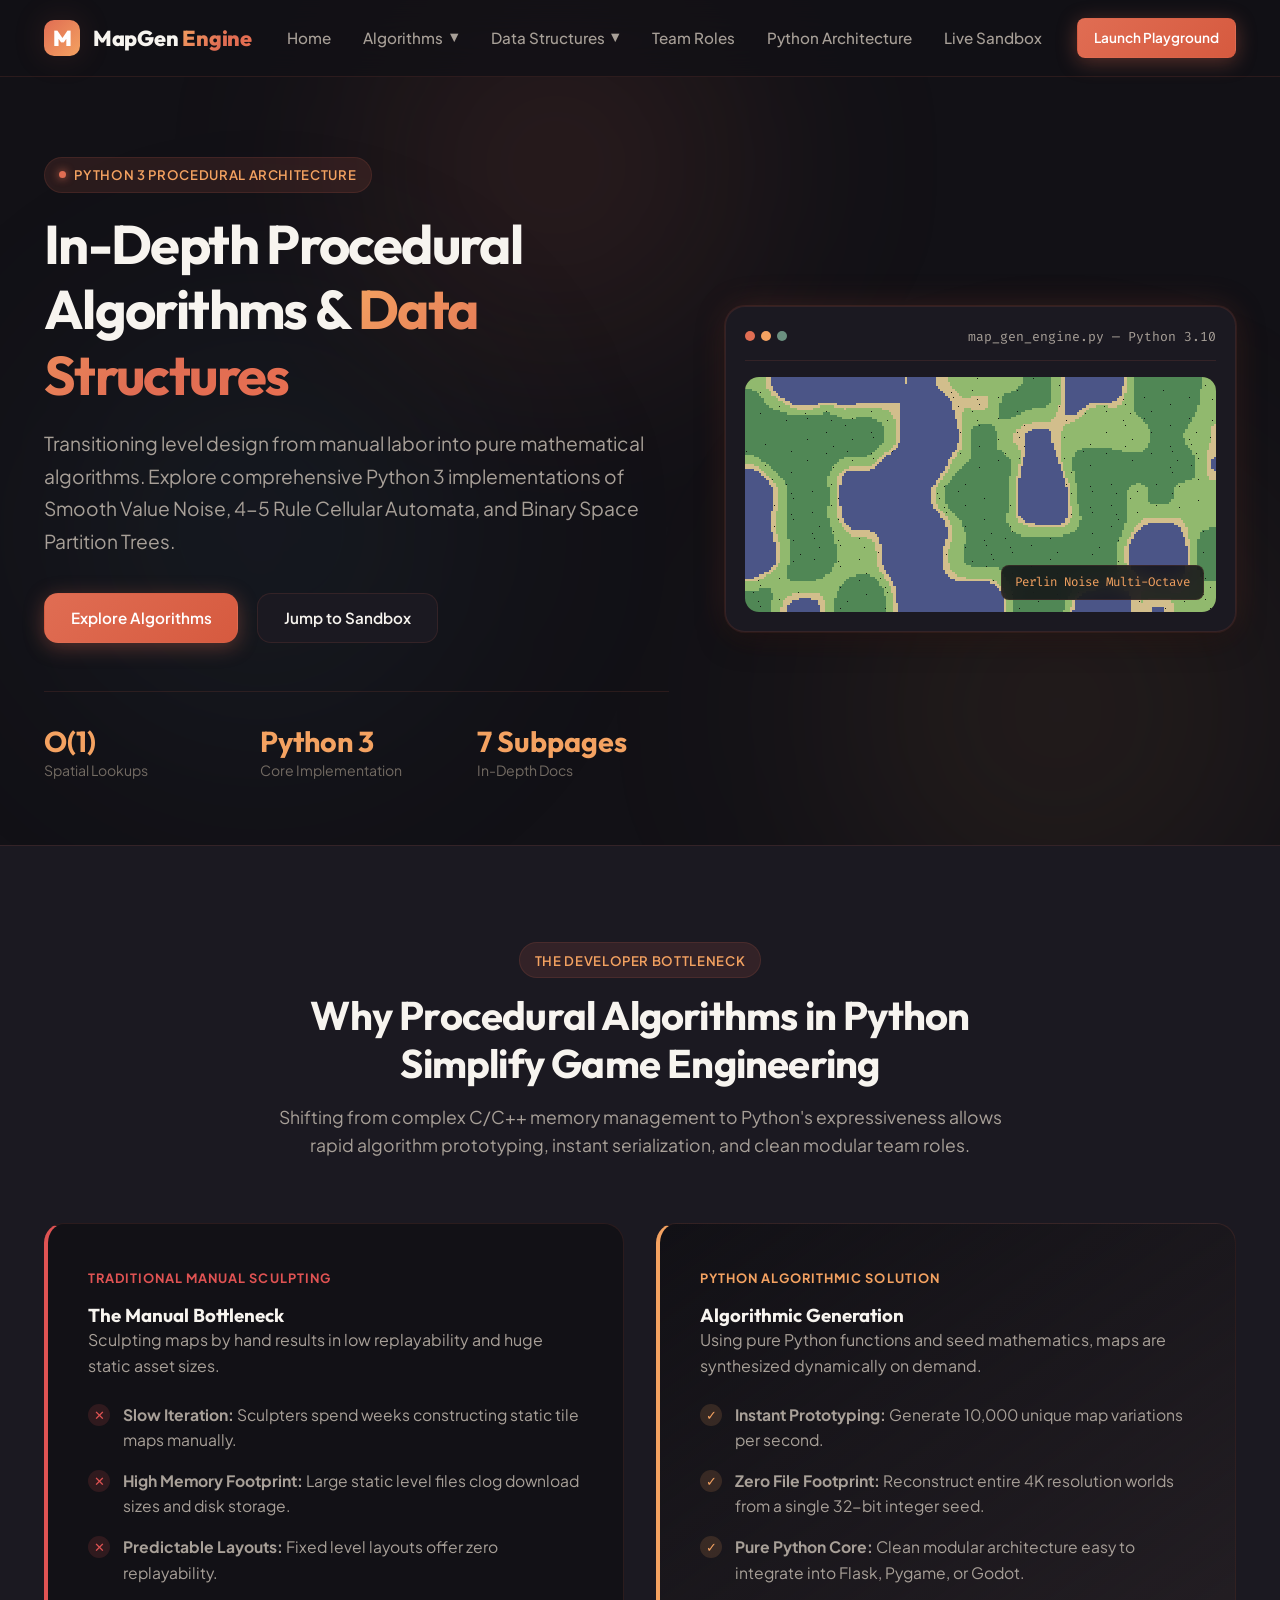
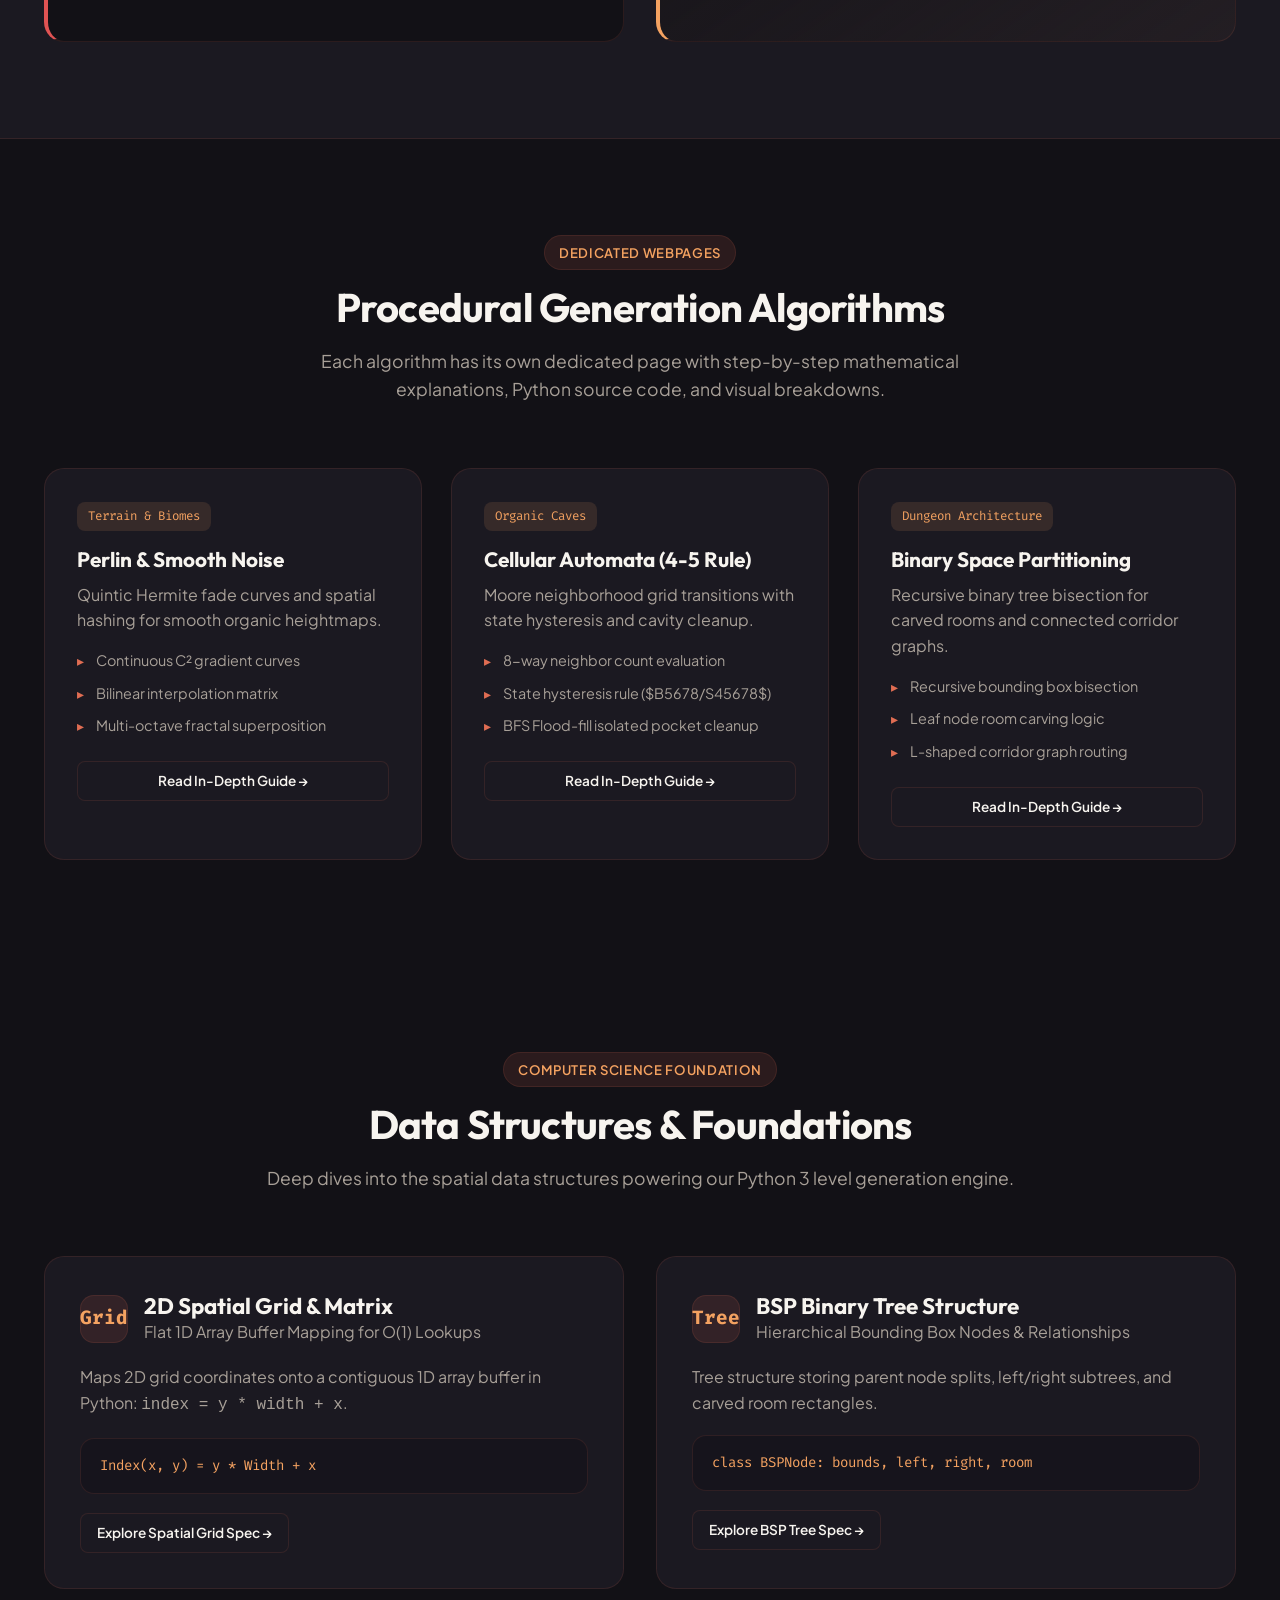
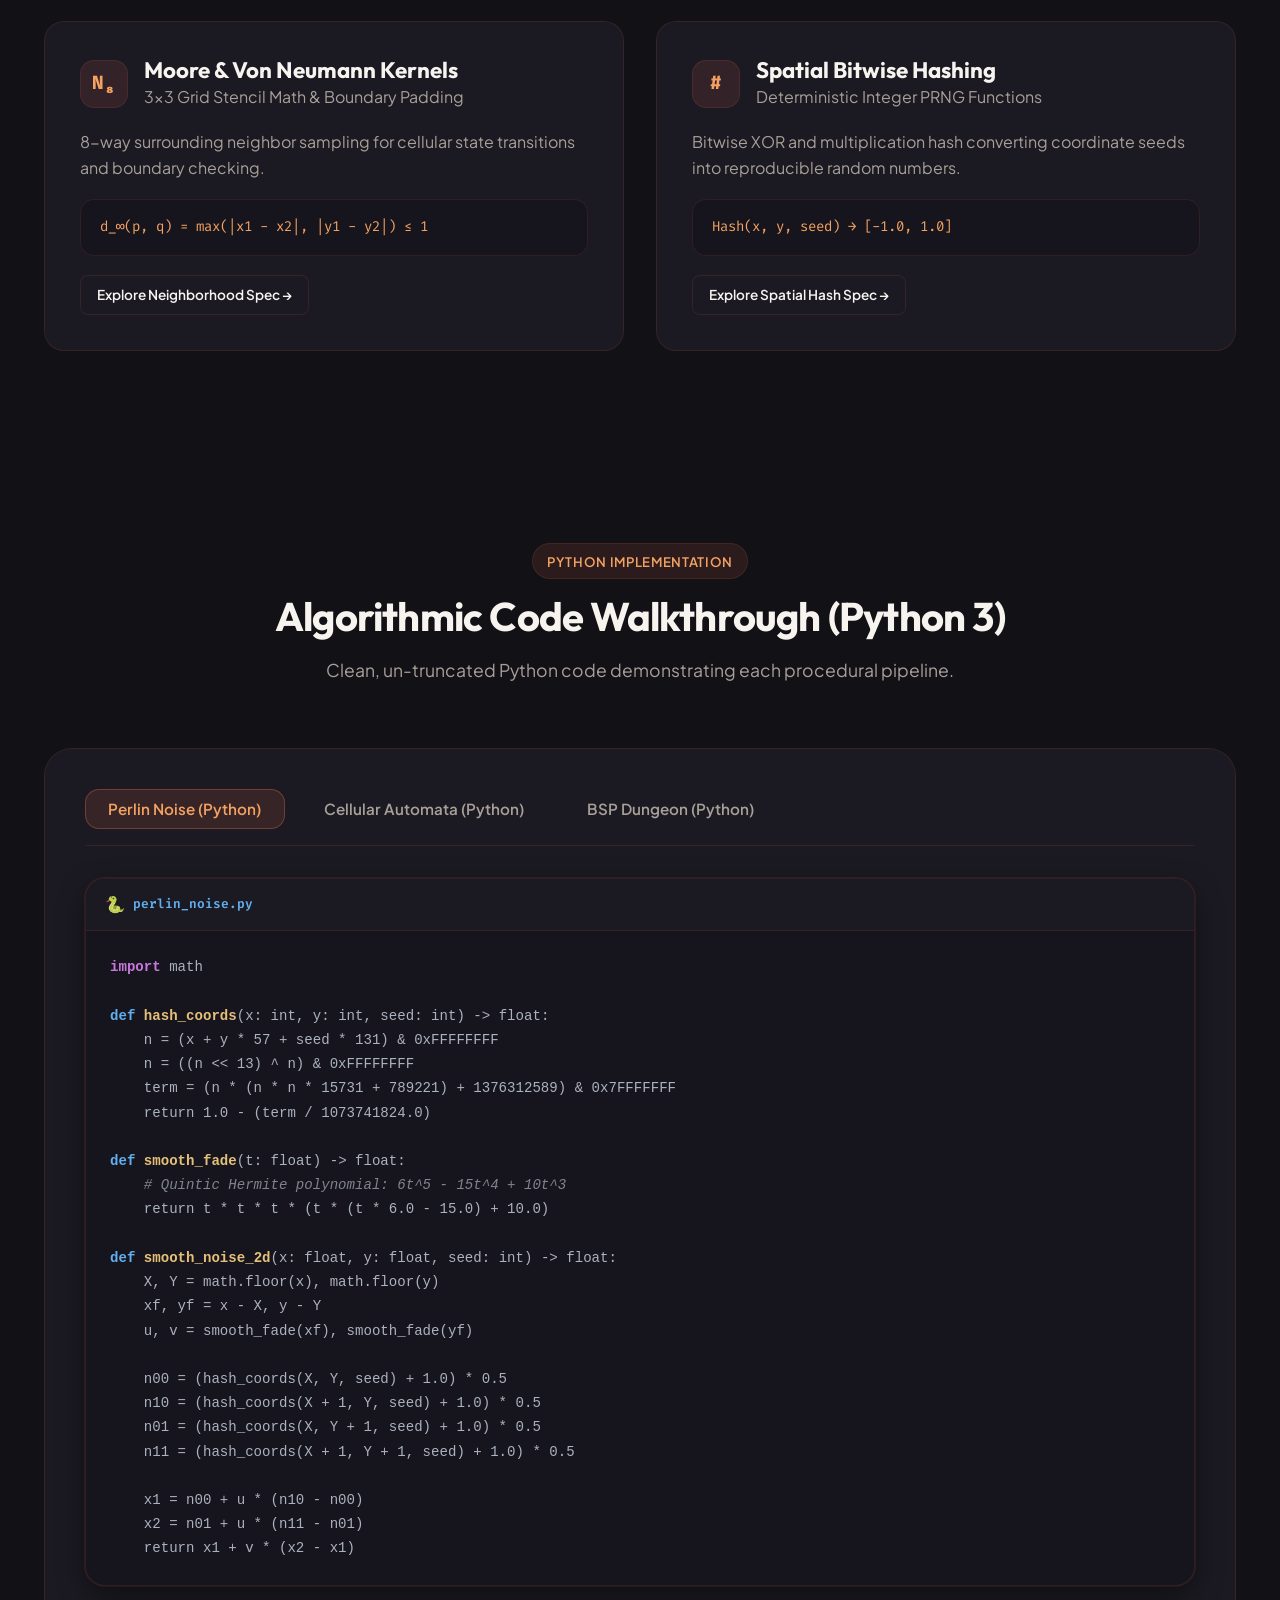
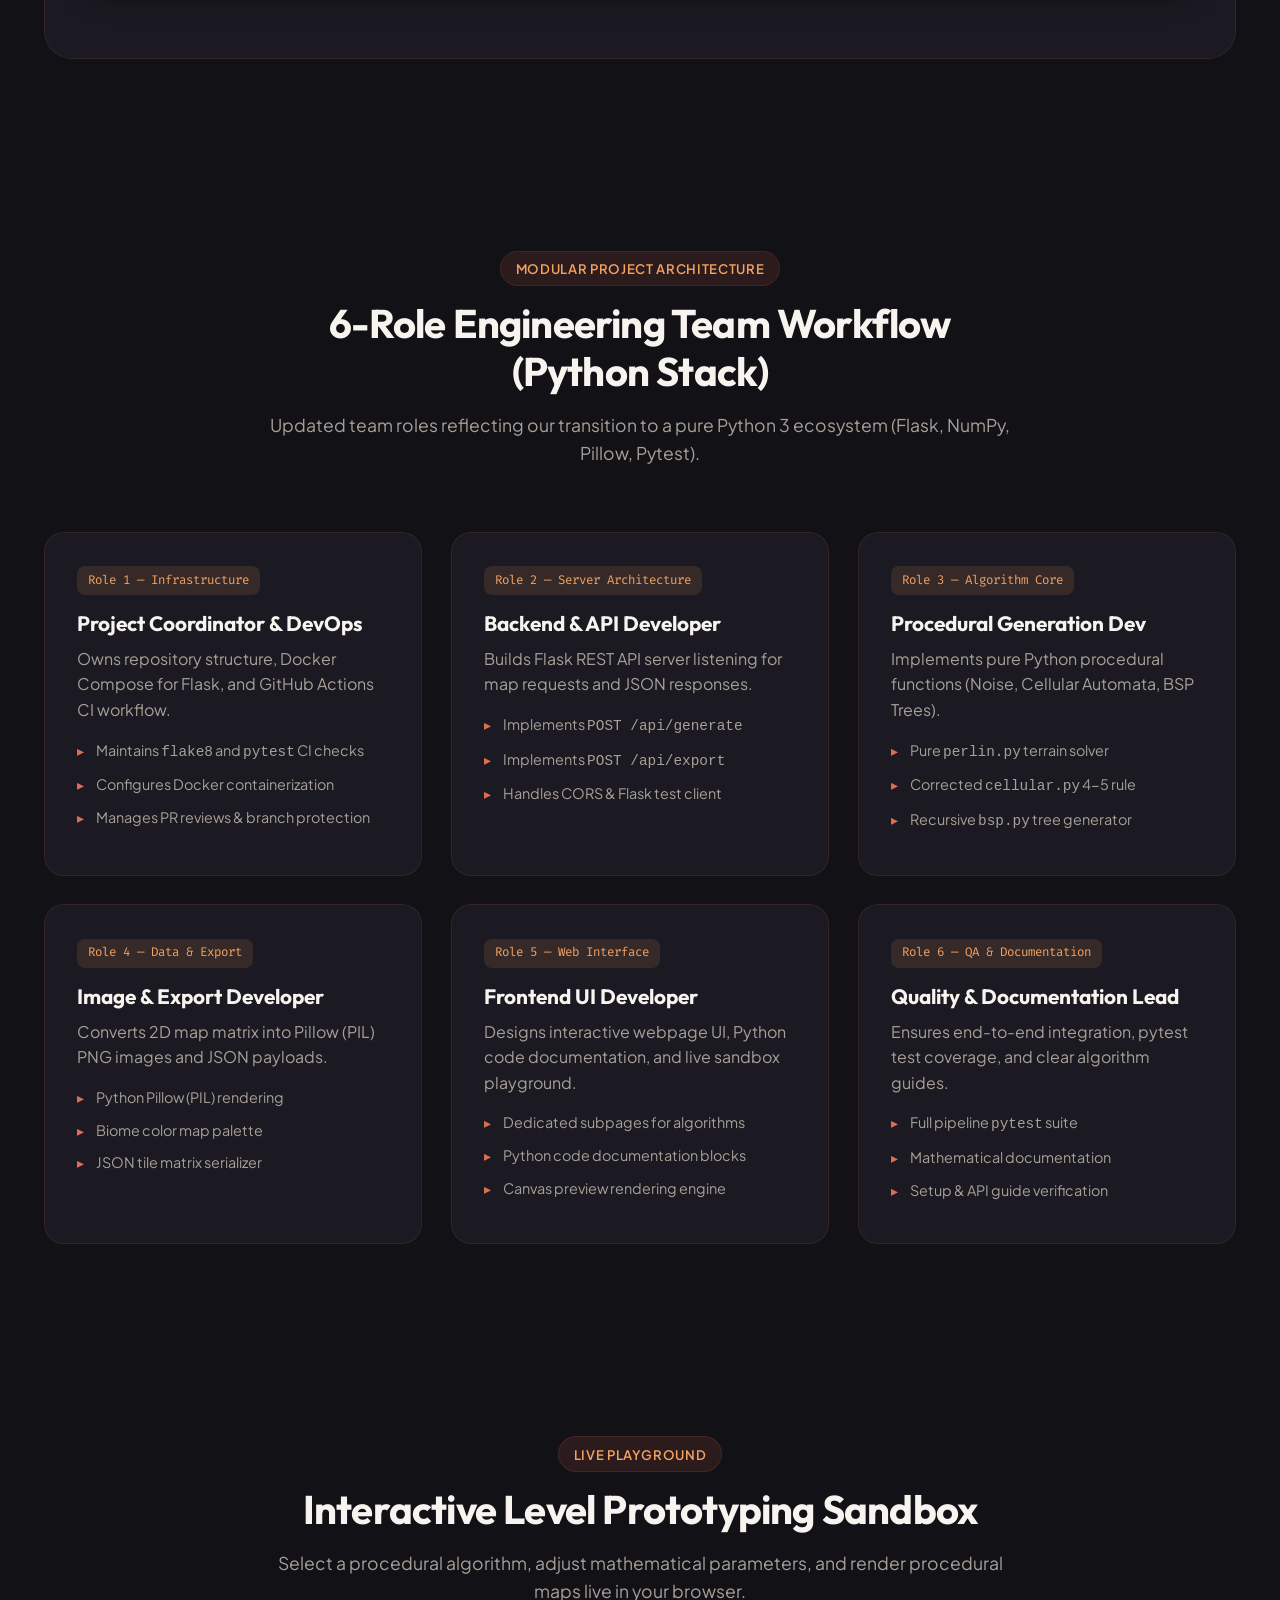
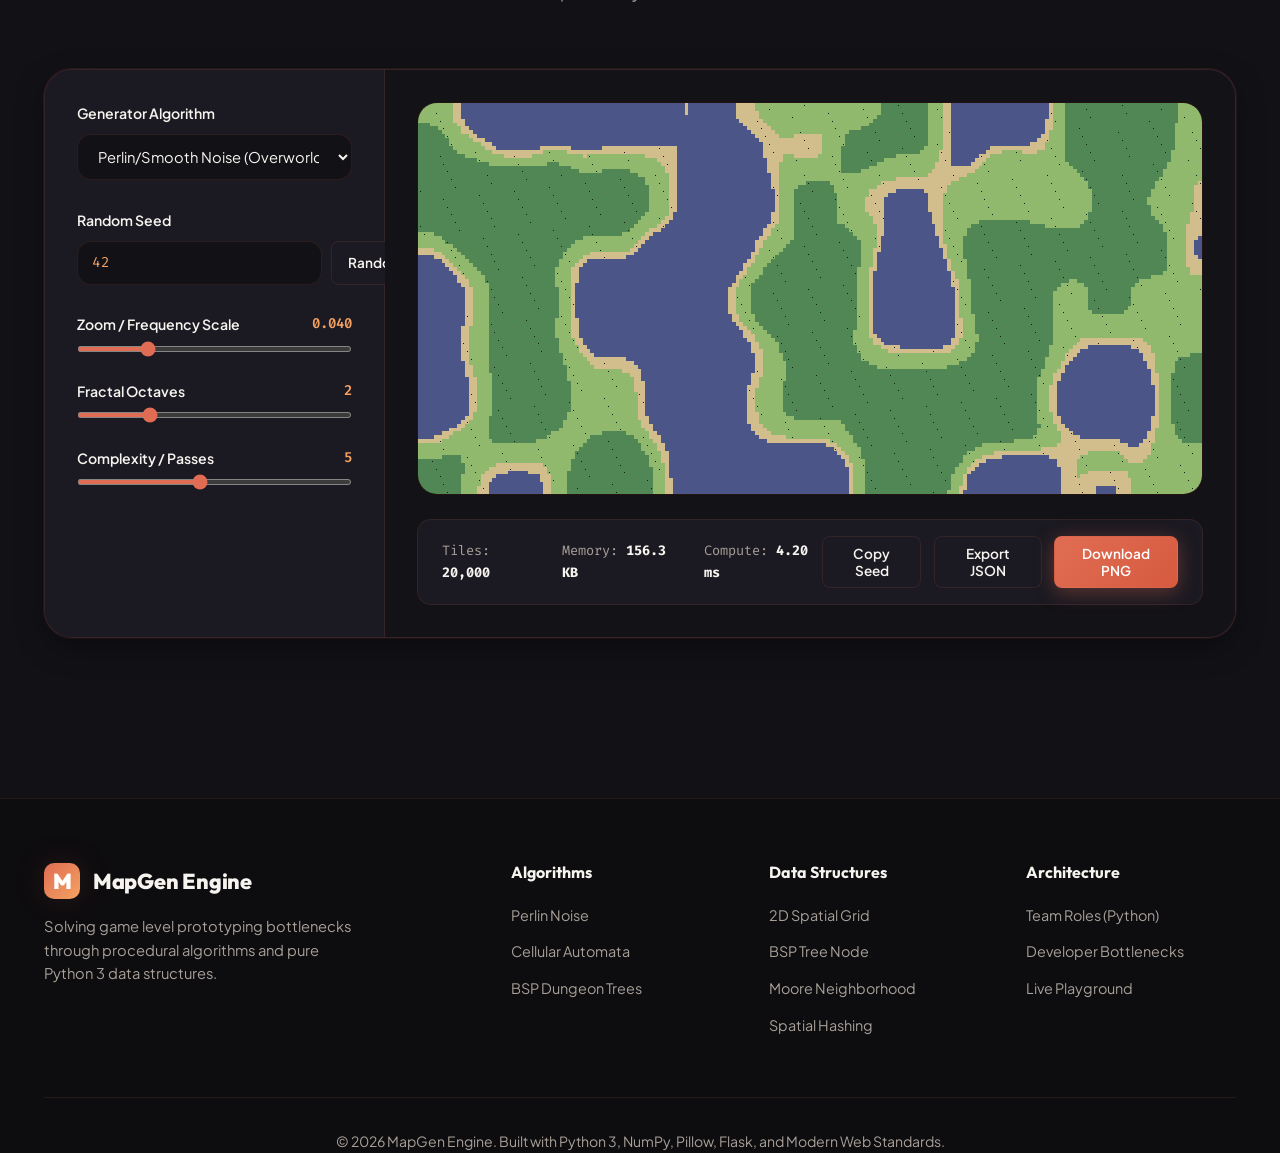
<file: index.html>
<!DOCTYPE html>
<html lang="en">
<head>
  <meta charset="UTF-8">
  <meta name="viewport" content="width=device-width, initial-scale=1.0">
  <meta name="description" content="Procedural Level Generation Engine in Python - In-Depth Algorithm and Data Structure Documentation & Rapid Prototyping Platform.">
  <meta name="keywords" content="Procedural Generation, Python, Perlin Noise, Cellular Automata, BSP Trees, Data Structures, Algorithms, Game Development">
  <title>MapGen Engine — Procedural Generation DSA & Python Engine</title>
  
  <!-- CSS Stylesheet -->
  <link rel="stylesheet" href="styles.css">
</head>
<body>

  <!-- Background Ambient Glow Effects -->
  <div class="bg-glow-container" aria-hidden="true">
    <div class="bg-glow-1"></div>
    <div class="bg-glow-2"></div>
    <div class="bg-glow-3"></div>
  </div>

  <!-- Header / Navigation -->
  <header class="site-header">
    <div class="container">
      <div class="header-inner">
        <a href="index.html" class="brand-logo">
          <div class="brand-icon">M</div>
          <span>MapGen <span class="text-gradient-warm">Engine</span></span>
        </a>

        <nav class="nav-links">
          <a href="index.html">Home</a>

          <!-- Algorithms Dropdown -->
          <div class="nav-dropdown">
            <div class="nav-dropdown-trigger">
              <span>Algorithms</span>
              <span class="dropdown-arrow">▼</span>
            </div>
            <div class="nav-dropdown-menu">
              <a href="perlin.html">
                <span>Perlin / Smooth Noise</span>
                <span class="tag">Terrain</span>
              </a>
              <a href="cellular.html">
                <span>Cellular Automata</span>
                <span class="tag">Caves</span>
              </a>
              <a href="bsp.html">
                <span>Binary Space Partition</span>
                <span class="tag">Dungeons</span>
              </a>
            </div>
          </div>

          <!-- Data Structures Dropdown -->
          <div class="nav-dropdown">
            <div class="nav-dropdown-trigger">
              <span>Data Structures</span>
              <span class="dropdown-arrow">▼</span>
            </div>
            <div class="nav-dropdown-menu">
              <a href="spatial-grid.html">
                <span>2D Spatial Grid</span>
                <span class="tag">Matrix</span>
              </a>
              <a href="bsp-tree.html">
                <span>BSP Binary Tree</span>
                <span class="tag">Tree</span>
              </a>
              <a href="moore-neighborhood.html">
                <span>Moore Neighborhood</span>
                <span class="tag">Kernel</span>
              </a>
              <a href="spatial-hash.html">
                <span>Spatial Bitwise Hash</span>
                <span class="tag">PRNG</span>
              </a>
            </div>
          </div>

          <a href="#roles">Team Roles</a>
          <a href="#dsa">Python Architecture</a>
          <a href="#sandbox">Live Sandbox</a>
        </nav>

        <a href="#sandbox" class="btn btn-primary btn-sm">Launch Playground</a>
      </div>
    </div>
  </header>

  <!-- Hero Section -->
  <section class="hero">
    <div class="container">
      <div class="hero-grid">
        <div class="hero-content">
          <div class="badge">
            <span class="badge-dot"></span>
            Python 3 Procedural Architecture
          </div>
          <h1>In-Depth Procedural Algorithms & <span class="text-gradient-warm">Data Structures</span></h1>
          <p class="hero-subtitle">
            Transitioning level design from manual labor into pure mathematical algorithms. Explore comprehensive Python 3 implementations of Smooth Value Noise, 4-5 Rule Cellular Automata, and Binary Space Partition Trees.
          </p>

          <div class="hero-actions">
            <a href="#algorithms-grid" class="btn btn-primary">Explore Algorithms</a>
            <a href="#sandbox" class="btn btn-secondary">Jump to Sandbox</a>
          </div>

          <div class="hero-stats">
            <div class="stat-item">
              <h4>O(1)</h4>
              <p>Spatial Lookups</p>
            </div>
            <div class="stat-item">
              <h4>Python 3</h4>
              <p>Core Implementation</p>
            </div>
            <div class="stat-item">
              <h4>7 Subpages</h4>
              <p>In-Depth Docs</p>
            </div>
          </div>
        </div>

        <div class="hero-visual">
          <div class="preview-card">
            <div class="preview-card-header">
              <div class="window-dots">
                <span class="window-dot red"></span>
                <span class="window-dot yellow"></span>
                <span class="window-dot green"></span>
              </div>
              <span class="preview-title">map_gen_engine.py — Python 3.10</span>
            </div>

            <div class="canvas-wrapper">
              <canvas id="heroCanvas"></canvas>
              <div class="preview-overlay">Perlin Noise Multi-Octave</div>
            </div>
          </div>
        </div>
      </div>
    </div>
  </section>

  <!-- Problem & Solution Section -->
  <section id="problem" class="problem-section">
    <div class="container">
      <div class="section-header">
        <div class="badge">The Developer Bottleneck</div>
        <h2>Why Procedural Algorithms in Python Simplify Game Engineering</h2>
        <p>Shifting from complex C/C++ memory management to Python's expressiveness allows rapid algorithm prototyping, instant serialization, and clean modular team roles.</p>
      </div>

      <div class="comparison-grid">
        <!-- Traditional Card -->
        <div class="problem-card">
          <span class="card-tag">Traditional Manual Sculpting</span>
          <h3>The Manual Bottleneck</h3>
          <p>Sculpting maps by hand results in low replayability and huge static asset sizes.</p>
          
          <ul class="feature-list">
            <li>
              <span class="icon">✕</span>
              <span><strong>Slow Iteration:</strong> Sculpters spend weeks constructing static tile maps manually.</span>
            </li>
            <li>
              <span class="icon">✕</span>
              <span><strong>High Memory Footprint:</strong> Large static level files clog download sizes and disk storage.</span>
            </li>
            <li>
              <span class="icon">✕</span>
              <span><strong>Predictable Layouts:</strong> Fixed level layouts offer zero replayability.</span>
            </li>
          </ul>
        </div>

        <!-- Procedural Engine Card -->
        <div class="solution-card">
          <span class="card-tag">Python Algorithmic Solution</span>
          <h3>Algorithmic Generation</h3>
          <p>Using pure Python functions and seed mathematics, maps are synthesized dynamically on demand.</p>
          
          <ul class="feature-list">
            <li>
              <span class="icon">✓</span>
              <span><strong>Instant Prototyping:</strong> Generate 10,000 unique map variations per second.</span>
            </li>
            <li>
              <span class="icon">✓</span>
              <span><strong>Zero File Footprint:</strong> Reconstruct entire 4K resolution worlds from a single 32-bit integer seed.</span>
            </li>
            <li>
              <span class="icon">✓</span>
              <span><strong>Pure Python Core:</strong> Clean modular architecture easy to integrate into Flask, Pygame, or Godot.</span>
            </li>
          </ul>
        </div>
      </div>
    </div>
  </section>

  <!-- Algorithms Dedicated Hub Section -->
  <section id="algorithms-grid">
    <div class="container">
      <div class="section-header">
        <div class="badge">Dedicated Webpages</div>
        <h2>Procedural Generation Algorithms</h2>
        <p>Each algorithm has its own dedicated page with step-by-step mathematical explanations, Python source code, and visual breakdowns.</p>
      </div>

      <div class="roles-grid">
        <!-- Algo 1: Perlin -->
        <div class="role-card">
          <span class="role-badge">Terrain & Biomes</span>
          <h3>Perlin & Smooth Noise</h3>
          <p>Quintic Hermite fade curves and spatial hashing for smooth organic heightmaps.</p>
          <ul>
            <li>Continuous C² gradient curves</li>
            <li>Bilinear interpolation matrix</li>
            <li>Multi-octave fractal superposition</li>
          </ul>
          <div style="margin-top: 1.5rem;">
            <a href="perlin.html" class="btn btn-secondary btn-sm" style="width: 100%;">Read In-Depth Guide →</a>
          </div>
        </div>

        <!-- Algo 2: Cellular Automata -->
        <div class="role-card">
          <span class="role-badge">Organic Caves</span>
          <h3>Cellular Automata (4-5 Rule)</h3>
          <p>Moore neighborhood grid transitions with state hysteresis and cavity cleanup.</p>
          <ul>
            <li>8-way neighbor count evaluation</li>
            <li>State hysteresis rule ($B5678/S45678$)</li>
            <li>BFS Flood-fill isolated pocket cleanup</li>
          </ul>
          <div style="margin-top: 1.5rem;">
            <a href="cellular.html" class="btn btn-secondary btn-sm" style="width: 100%;">Read In-Depth Guide →</a>
          </div>
        </div>

        <!-- Algo 3: BSP Trees -->
        <div class="role-card">
          <span class="role-badge">Dungeon Architecture</span>
          <h3>Binary Space Partitioning</h3>
          <p>Recursive binary tree bisection for carved rooms and connected corridor graphs.</p>
          <ul>
            <li>Recursive bounding box bisection</li>
            <li>Leaf node room carving logic</li>
            <li>L-shaped corridor graph routing</li>
          </ul>
          <div style="margin-top: 1.5rem;">
            <a href="bsp.html" class="btn btn-secondary btn-sm" style="width: 100%;">Read In-Depth Guide →</a>
          </div>
        </div>
      </div>
    </div>
  </section>

  <!-- DSA Dedicated Hub Section -->
  <section id="dsa">
    <div class="container">
      <div class="section-header">
        <div class="badge">Computer Science Foundation</div>
        <h2>Data Structures & Foundations</h2>
        <p>Deep dives into the spatial data structures powering our Python 3 level generation engine.</p>
      </div>

      <div class="dsa-grid">
        <!-- DSA 1: 2D Spatial Grid -->
        <div class="dsa-card">
          <div class="dsa-header">
            <div class="dsa-icon-box">Grid</div>
            <div>
              <h3>2D Spatial Grid & Matrix</h3>
              <p>Flat 1D Array Buffer Mapping for O(1) Lookups</p>
            </div>
          </div>
          <p>Maps 2D grid coordinates onto a contiguous 1D array buffer in Python: <code>index = y * width + x</code>.</p>
          <div class="dsa-formula-box">Index(x, y) = y * Width + x</div>
          <div style="margin-top: 1rem;">
            <a href="spatial-grid.html" class="btn btn-secondary btn-sm">Explore Spatial Grid Spec →</a>
          </div>
        </div>

        <!-- DSA 2: BSP Binary Tree -->
        <div class="dsa-card">
          <div class="dsa-header">
            <div class="dsa-icon-box">Tree</div>
            <div>
              <h3>BSP Binary Tree Structure</h3>
              <p>Hierarchical Bounding Box Nodes & Relationships</p>
            </div>
          </div>
          <p>Tree structure storing parent node splits, left/right subtrees, and carved room rectangles.</p>
          <div class="dsa-formula-box">class BSPNode: bounds, left, right, room</div>
          <div style="margin-top: 1rem;">
            <a href="bsp-tree.html" class="btn btn-secondary btn-sm">Explore BSP Tree Spec →</a>
          </div>
        </div>

        <!-- DSA 3: Moore Neighborhood -->
        <div class="dsa-card">
          <div class="dsa-header">
            <div class="dsa-icon-box">N₈</div>
            <div>
              <h3>Moore & Von Neumann Kernels</h3>
              <p>3x3 Grid Stencil Math & Boundary Padding</p>
            </div>
          </div>
          <p>8-way surrounding neighbor sampling for cellular state transitions and boundary checking.</p>
          <div class="dsa-formula-box">d_∞(p, q) = max(|x1 - x2|, |y1 - y2|) ≤ 1</div>
          <div style="margin-top: 1rem;">
            <a href="moore-neighborhood.html" class="btn btn-secondary btn-sm">Explore Neighborhood Spec →</a>
          </div>
        </div>

        <!-- DSA 4: Spatial Hash -->
        <div class="dsa-card">
          <div class="dsa-header">
            <div class="dsa-icon-box">#</div>
            <div>
              <h3>Spatial Bitwise Hashing</h3>
              <p>Deterministic Integer PRNG Functions</p>
            </div>
          </div>
          <p>Bitwise XOR and multiplication hash converting coordinate seeds into reproducible random numbers.</p>
          <div class="dsa-formula-box">Hash(x, y, seed) → [-1.0, 1.0]</div>
          <div style="margin-top: 1rem;">
            <a href="spatial-hash.html" class="btn btn-secondary btn-sm">Explore Spatial Hash Spec →</a>
          </div>
        </div>
      </div>
    </div>
  </section>

  <!-- Python Code Walkthrough Section -->
  <section id="walkthrough">
    <div class="container">
      <div class="section-header">
        <div class="badge">Python Implementation</div>
        <h2>Algorithmic Code Walkthrough (Python 3)</h2>
        <p>Clean, un-truncated Python code demonstrating each procedural pipeline.</p>
      </div>

      <div class="visualizer-card">
        <div class="tab-buttons">
          <button class="tab-btn active" data-tab="perlin">Perlin Noise (Python)</button>
          <button class="tab-btn" data-tab="cellular">Cellular Automata (Python)</button>
          <button class="tab-btn" data-tab="bsp">BSP Dungeon (Python)</button>
        </div>

        <!-- Tab 1: Perlin Python -->
        <div id="tab-perlin" class="tab-content">
          <div class="python-code-box">
            <div class="code-header">
              <span class="code-lang-badge">perlin_noise.py</span>
            </div>
            <pre><code><span class="py-keyword">import</span> math

<span class="py-def">def</span> <span class="py-class">hash_coords</span>(x: int, y: int, seed: int) -> float:
    n = (x + y * 57 + seed * 131) & 0xFFFFFFFF
    n = ((n << 13) ^ n) & 0xFFFFFFFF
    term = (n * (n * n * 15731 + 789221) + 1376312589) & 0x7FFFFFFF
    return 1.0 - (term / 1073741824.0)

<span class="py-def">def</span> <span class="py-class">smooth_fade</span>(t: float) -> float:
    <span class="py-comment"># Quintic Hermite polynomial: 6t^5 - 15t^4 + 10t^3</span>
    return t * t * t * (t * (t * 6.0 - 15.0) + 10.0)

<span class="py-def">def</span> <span class="py-class">smooth_noise_2d</span>(x: float, y: float, seed: int) -> float:
    X, Y = math.floor(x), math.floor(y)
    xf, yf = x - X, y - Y
    u, v = smooth_fade(xf), smooth_fade(yf)

    n00 = (hash_coords(X, Y, seed) + 1.0) * 0.5
    n10 = (hash_coords(X + 1, Y, seed) + 1.0) * 0.5
    n01 = (hash_coords(X, Y + 1, seed) + 1.0) * 0.5
    n11 = (hash_coords(X + 1, Y + 1, seed) + 1.0) * 0.5

    x1 = n00 + u * (n10 - n00)
    x2 = n01 + u * (n11 - n01)
    return x1 + v * (x2 - x1)</code></pre>
          </div>
        </div>

        <!-- Tab 2: Cellular Python -->
        <div id="tab-cellular" class="tab-content" style="display: none;">
          <div class="python-code-box">
            <div class="code-header">
              <span class="code-lang-badge">cellular_cave.py</span>
            </div>
            <pre><code><span class="py-def">def</span> <span class="py-class">generate_cellular_cave</span>(width: int, height: int, seed: int, fill_prob=0.45, passes=5):
    <span class="py-comment"># Step 1: Initialize random wall grid with solid boundary</span>
    grid = [[1 if x == 0 or x == width-1 or y == 0 or y == height-1 else
             (1 if (hash_coords(x, y, seed) + 1) * 0.5 < fill_prob else 0)
             for x in range(width)] for y in range(height)]

    <span class="py-comment"># Step 2: Apply 4-5 Rule with State Hysteresis</span>
    for _ in range(passes):
        new_grid = [[1] * width for _ in range(height)]
        for y in range(1, height - 1):
            for x in range(1, width - 1):
                walls = sum(grid[y+dy][x+dx] for dy in (-1,0,1) for dx in (-1,0,1) if not (dx==0 and dy==0))
                if walls > 4: new_grid[y][x] = 1
                elif walls < 4: new_grid[y][x] = 0
                else: new_grid[y][x] = grid[y][x] <span class="py-comment"># Hysteresis retain</span>
        grid = new_grid
    return grid</code></pre>
          </div>
        </div>

        <!-- Tab 3: BSP Python -->
        <div id="tab-bsp" class="tab-content" style="display: none;">
          <div class="python-code-box">
            <div class="code-header">
              <span class="code-lang-badge">bsp_dungeon.py</span>
            </div>
            <pre><code><span class="py-keyword">class</span> <span class="py-class">BSPNode</span>:
    <span class="py-def">def</span> <span class="py-class">__init__</span>(self, x, y, w, h):
        self.x, self.y, self.w, self.h = x, y, w, h
        self.left = None
        self.right = None
        self.room = None

    <span class="py-def">def</span> <span class="py-class">split</span>(self, min_size: int, seed: int) -> bool:
        if self.left or self.right: return False
        split_h = (self.h / self.w >= 1.25) if (self.w / self.h < 1.25) else False
        max_size = (self.h if split_h else self.w) - min_size
        if max_size <= min_size: return False
        
        split_pos = min_size + int((max_size - min_size) * 0.5)
        if split_h:
            self.left = BSPNode(self.x, self.y, self.w, split_pos)
            self.right = BSPNode(self.x, self.y + split_pos, self.w, self.h - split_pos)
        else:
            self.left = BSPNode(self.x, self.y, split_pos, self.h)
            self.right = BSPNode(self.x + split_pos, self.y, self.w - split_pos, self.h)
        return True</code></pre>
          </div>
        </div>

      </div>
    </div>
  </section>

  <!-- Team Roles Section -->
  <section id="roles">
    <div class="container">
      <div class="section-header">
        <div class="badge">Modular Project Architecture</div>
        <h2>6-Role Engineering Team Workflow (Python Stack)</h2>
        <p>Updated team roles reflecting our transition to a pure Python 3 ecosystem (Flask, NumPy, Pillow, Pytest).</p>
      </div>

      <div class="roles-grid">
        <!-- Role 1 -->
        <div class="role-card">
          <span class="role-badge">Role 1 — Infrastructure</span>
          <h3>Project Coordinator & DevOps</h3>
          <p>Owns repository structure, Docker Compose for Flask, and GitHub Actions CI workflow.</p>
          <ul>
            <li>Maintains <code>flake8</code> and <code>pytest</code> CI checks</li>
            <li>Configures Docker containerization</li>
            <li>Manages PR reviews & branch protection</li>
          </ul>
        </div>

        <!-- Role 2 -->
        <div class="role-card">
          <span class="role-badge">Role 2 — Server Architecture</span>
          <h3>Backend & API Developer</h3>
          <p>Builds Flask REST API server listening for map requests and JSON responses.</p>
          <ul>
            <li>Implements <code>POST /api/generate</code></li>
            <li>Implements <code>POST /api/export</code></li>
            <li>Handles CORS & Flask test client</li>
          </ul>
        </div>

        <!-- Role 3 -->
        <div class="role-card">
          <span class="role-badge">Role 3 — Algorithm Core</span>
          <h3>Procedural Generation Dev</h3>
          <p>Implements pure Python procedural functions (Noise, Cellular Automata, BSP Trees).</p>
          <ul>
            <li>Pure <code>perlin.py</code> terrain solver</li>
            <li>Corrected <code>cellular.py</code> 4-5 rule</li>
            <li>Recursive <code>bsp.py</code> tree generator</li>
          </ul>
        </div>

        <!-- Role 4 -->
        <div class="role-card">
          <span class="role-badge">Role 4 — Data & Export</span>
          <h3>Image & Export Developer</h3>
          <p>Converts 2D map matrix into Pillow (PIL) PNG images and JSON payloads.</p>
          <ul>
            <li>Python Pillow (PIL) rendering</li>
            <li>Biome color map palette</li>
            <li>JSON tile matrix serializer</li>
          </ul>
        </div>

        <!-- Role 5 -->
        <div class="role-card">
          <span class="role-badge">Role 5 — Web Interface</span>
          <h3>Frontend UI Developer</h3>
          <p>Designs interactive webpage UI, Python code documentation, and live sandbox playground.</p>
          <ul>
            <li>Dedicated subpages for algorithms</li>
            <li>Python code documentation blocks</li>
            <li>Canvas preview rendering engine</li>
          </ul>
        </div>

        <!-- Role 6 -->
        <div class="role-card">
          <span class="role-badge">Role 6 — QA & Documentation</span>
          <h3>Quality & Documentation Lead</h3>
          <p>Ensures end-to-end integration, pytest test coverage, and clear algorithm guides.</p>
          <ul>
            <li>Full pipeline <code>pytest</code> suite</li>
            <li>Mathematical documentation</li>
            <li>Setup & API guide verification</li>
          </ul>
        </div>
      </div>
    </div>
  </section>

  <!-- Interactive Sandbox Section (POSITIONED LAST AS REQUESTED) -->
  <section id="sandbox">
    <div class="container">
      <div class="section-header">
        <div class="badge">Live Playground</div>
        <h2>Interactive Level Prototyping Sandbox</h2>
        <p>Select a procedural algorithm, adjust mathematical parameters, and render procedural maps live in your browser.</p>
      </div>

      <div class="sandbox-container">
        <!-- Controls Sidebar -->
        <div class="sandbox-sidebar">
          <div class="control-group">
            <label for="algoSelect">Generator Algorithm</label>
            <select id="algoSelect" class="select-styled">
              <option value="perlin">Perlin/Smooth Noise (Overworld Terrain)</option>
              <option value="cellular">Cellular Automata (Organic Caves - 4-5 Rule)</option>
              <option value="bsp">Binary Space Partitioning (Dungeons)</option>
            </select>
          </div>

          <div class="control-group">
            <label>Random Seed</label>
            <div class="seed-input-row">
              <input type="number" id="seedInput" class="input-styled" value="42">
              <button id="randomSeedBtn" class="btn btn-secondary btn-sm">Randomize</button>
            </div>
          </div>

          <div class="control-group">
            <label>Zoom / Frequency Scale <span id="scaleVal" class="val">0.040</span></label>
            <input type="range" id="scaleSlider" class="range-styled" min="0.005" max="0.15" step="0.005" value="0.04">
          </div>

          <div class="control-group">
            <label>Fractal Octaves <span id="octaveVal" class="val">2</span></label>
            <input type="range" id="octaveSlider" class="range-styled" min="1" max="5" step="1" value="2">
          </div>

          <div class="control-group">
            <label>Complexity / Passes <span id="detailVal" class="val">5</span></label>
            <input type="range" id="detailSlider" class="range-styled" min="1" max="10" step="1" value="5">
          </div>
        </div>

        <!-- Viewport & Toolbar -->
        <div class="sandbox-viewport">
          <div class="viewport-canvas-container">
            <canvas id="sandboxCanvas"></canvas>
          </div>

          <div class="sandbox-toolbar">
            <div class="tool-info">
              <div>Tiles: <strong id="statTiles">20,000</strong></div>
              <div>Memory: <strong id="statMem">156.3 KB</strong></div>
              <div>Compute: <strong id="statTime">1.24 ms</strong></div>
            </div>

            <div class="export-btns">
              <button id="copySeedBtn" class="btn btn-secondary btn-sm">Copy Seed</button>
              <button id="exportJsonBtn" class="btn btn-secondary btn-sm">Export JSON</button>
              <button id="downloadPngBtn" class="btn btn-primary btn-sm">Download PNG</button>
            </div>
          </div>
        </div>
      </div>
    </div>
  </section>

  <!-- Footer -->
  <footer class="site-footer">
    <div class="container">
      <div class="footer-grid">
        <div class="footer-brand">
          <a href="index.html" class="brand-logo">
            <div class="brand-icon">M</div>
            <span>MapGen Engine</span>
          </a>
          <p>Solving game level prototyping bottlenecks through procedural algorithms and pure Python 3 data structures.</p>
        </div>

        <div class="footer-col">
          <h4>Algorithms</h4>
          <ul>
            <li><a href="perlin.html">Perlin Noise</a></li>
            <li><a href="cellular.html">Cellular Automata</a></li>
            <li><a href="bsp.html">BSP Dungeon Trees</a></li>
          </ul>
        </div>

        <div class="footer-col">
          <h4>Data Structures</h4>
          <ul>
            <li><a href="spatial-grid.html">2D Spatial Grid</a></li>
            <li><a href="bsp-tree.html">BSP Tree Node</a></li>
            <li><a href="moore-neighborhood.html">Moore Neighborhood</a></li>
            <li><a href="spatial-hash.html">Spatial Hashing</a></li>
          </ul>
        </div>

        <div class="footer-col">
          <h4>Architecture</h4>
          <ul>
            <li><a href="#roles">Team Roles (Python)</a></li>
            <li><a href="#problem">Developer Bottlenecks</a></li>
            <li><a href="#sandbox">Live Playground</a></li>
          </ul>
        </div>
      </div>

      <div class="footer-bottom">
        <p>&copy; 2026 MapGen Engine. Built with Python 3, NumPy, Pillow, Flask, and Modern Web Standards.</p>
      </div>
    </div>
  </footer>

  <!-- Application Logic JS -->
  <script src="app.js"></script>
</body>
</html>
</file>
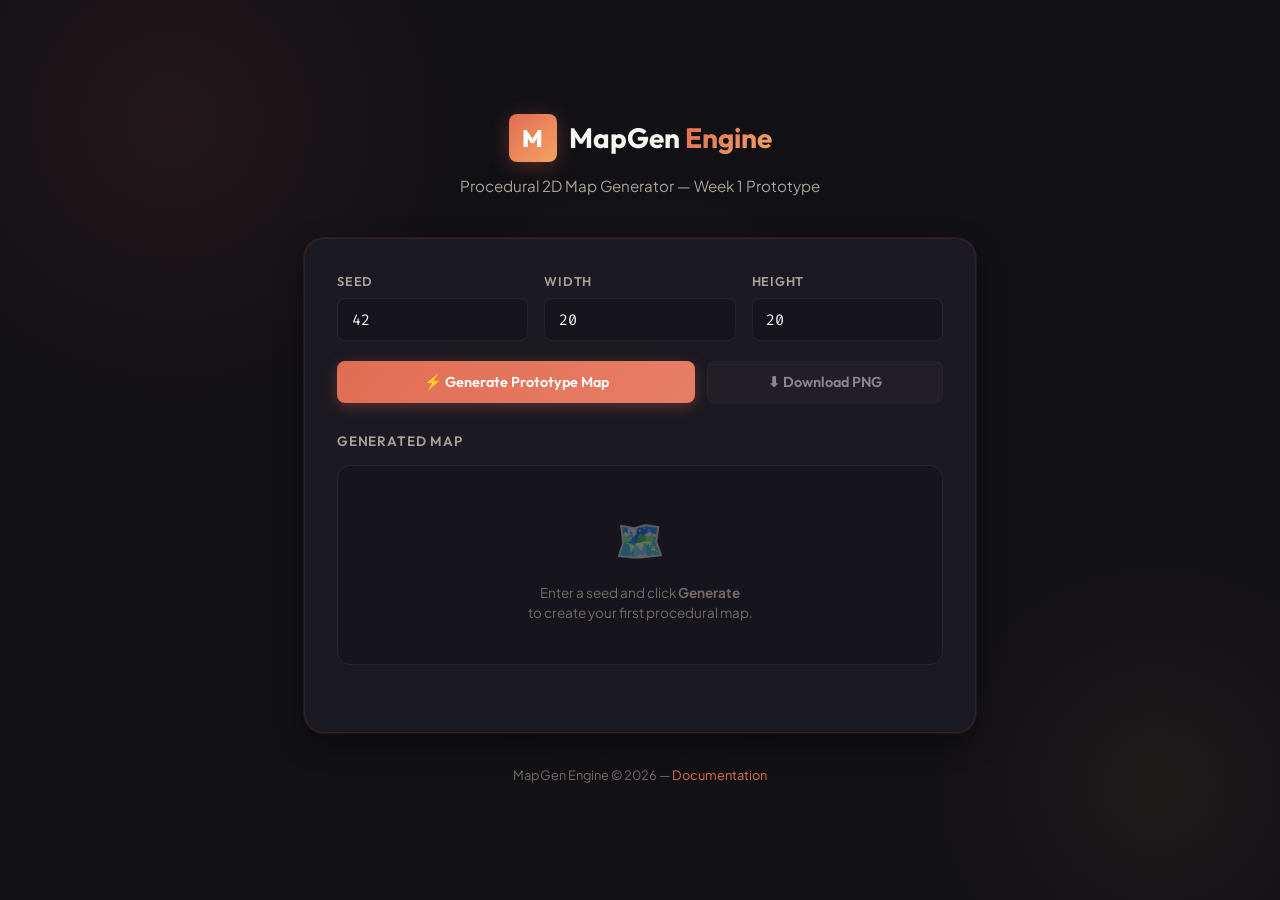
<file: frontend/index.html>
<!DOCTYPE html>
<html lang="en">
<head>
  <meta charset="UTF-8">
  <meta name="viewport" content="width=device-width, initial-scale=1.0">
  <meta name="description" content="MapGen Engine — Generate procedural 2D cave maps with cellular automata. Enter a seed and visualise on HTML5 Canvas.">
  <title>MapGen Engine — Prototype Generator</title>
  <link rel="stylesheet" href="style.css">
</head>
<body>

  <!-- Background Ambient Glow Effects -->
  <div class="bg-glow-container" aria-hidden="true">
    <div class="bg-glow-1"></div>
    <div class="bg-glow-2"></div>
    <div class="bg-glow-3"></div>
  </div>

  <main class="app-container">

    <!-- ── Header ──────────────────────────────────────────────── -->
    <header class="app-header">
      <div class="brand-logo">
        <div class="brand-icon">M</div>
        <h1 class="brand-title">MapGen <span class="text-gradient-warm">Engine</span></h1>
      </div>
      <p class="app-subtitle">Procedural 2D Map Generator — Week 1 Prototype</p>
    </header>

    <!-- ── Main Card ───────────────────────────────────────────── -->
    <div class="glass-card">

      <!-- Controls -->
      <section class="controls-section">
        <div class="controls-grid">
          <div class="input-group">
            <label for="seedInput">Seed</label>
            <input type="number" id="seedInput" value="42" placeholder="e.g. 42">
          </div>
          <div class="input-group">
            <label for="widthInput">Width</label>
            <input type="number" id="widthInput" value="20" min="5" max="100" placeholder="20">
          </div>
          <div class="input-group">
            <label for="heightInput">Height</label>
            <input type="number" id="heightInput" value="20" min="5" max="100" placeholder="20">
          </div>
        </div>

        <div class="btn-row">
          <button id="generateBtn" class="btn btn-primary" type="button">
            <span class="spinner"></span>
            <span class="btn-text">⚡ Generate Prototype Map</span>
          </button>
          <button id="downloadBtn" class="btn btn-secondary" type="button" disabled>
            <span class="spinner"></span>
            <span class="btn-text">⬇ Download PNG</span>
          </button>
        </div>
      </section>

      <!-- Canvas Output -->
      <section class="canvas-section">
        <div class="canvas-header">
          <span class="canvas-title">Generated Map</span>
          <span id="canvasMeta" class="canvas-meta"></span>
        </div>
        <div id="canvasWrapper" class="canvas-wrapper">
          <div id="canvasPlaceholder" class="canvas-placeholder">
            <div class="canvas-placeholder-icon">🗺️</div>
            <div class="canvas-placeholder-text">
              Enter a seed and click <strong>Generate</strong><br>
              to create your first procedural map.
            </div>
          </div>
          <canvas id="mapCanvas" width="400" height="400" style="display: none;"></canvas>
        </div>
      </section>

      <!-- Status Bar -->
      <div id="statusBar" class="status-bar"></div>

    </div>

    <!-- ── Footer ──────────────────────────────────────────────── -->
    <footer class="app-footer">
      <p>MapGen Engine &copy; 2026 &mdash; <a href="../web/index.html">Documentation</a></p>
    </footer>

  </main>

  <script src="app.js"></script>
</body>
</html>
</file>
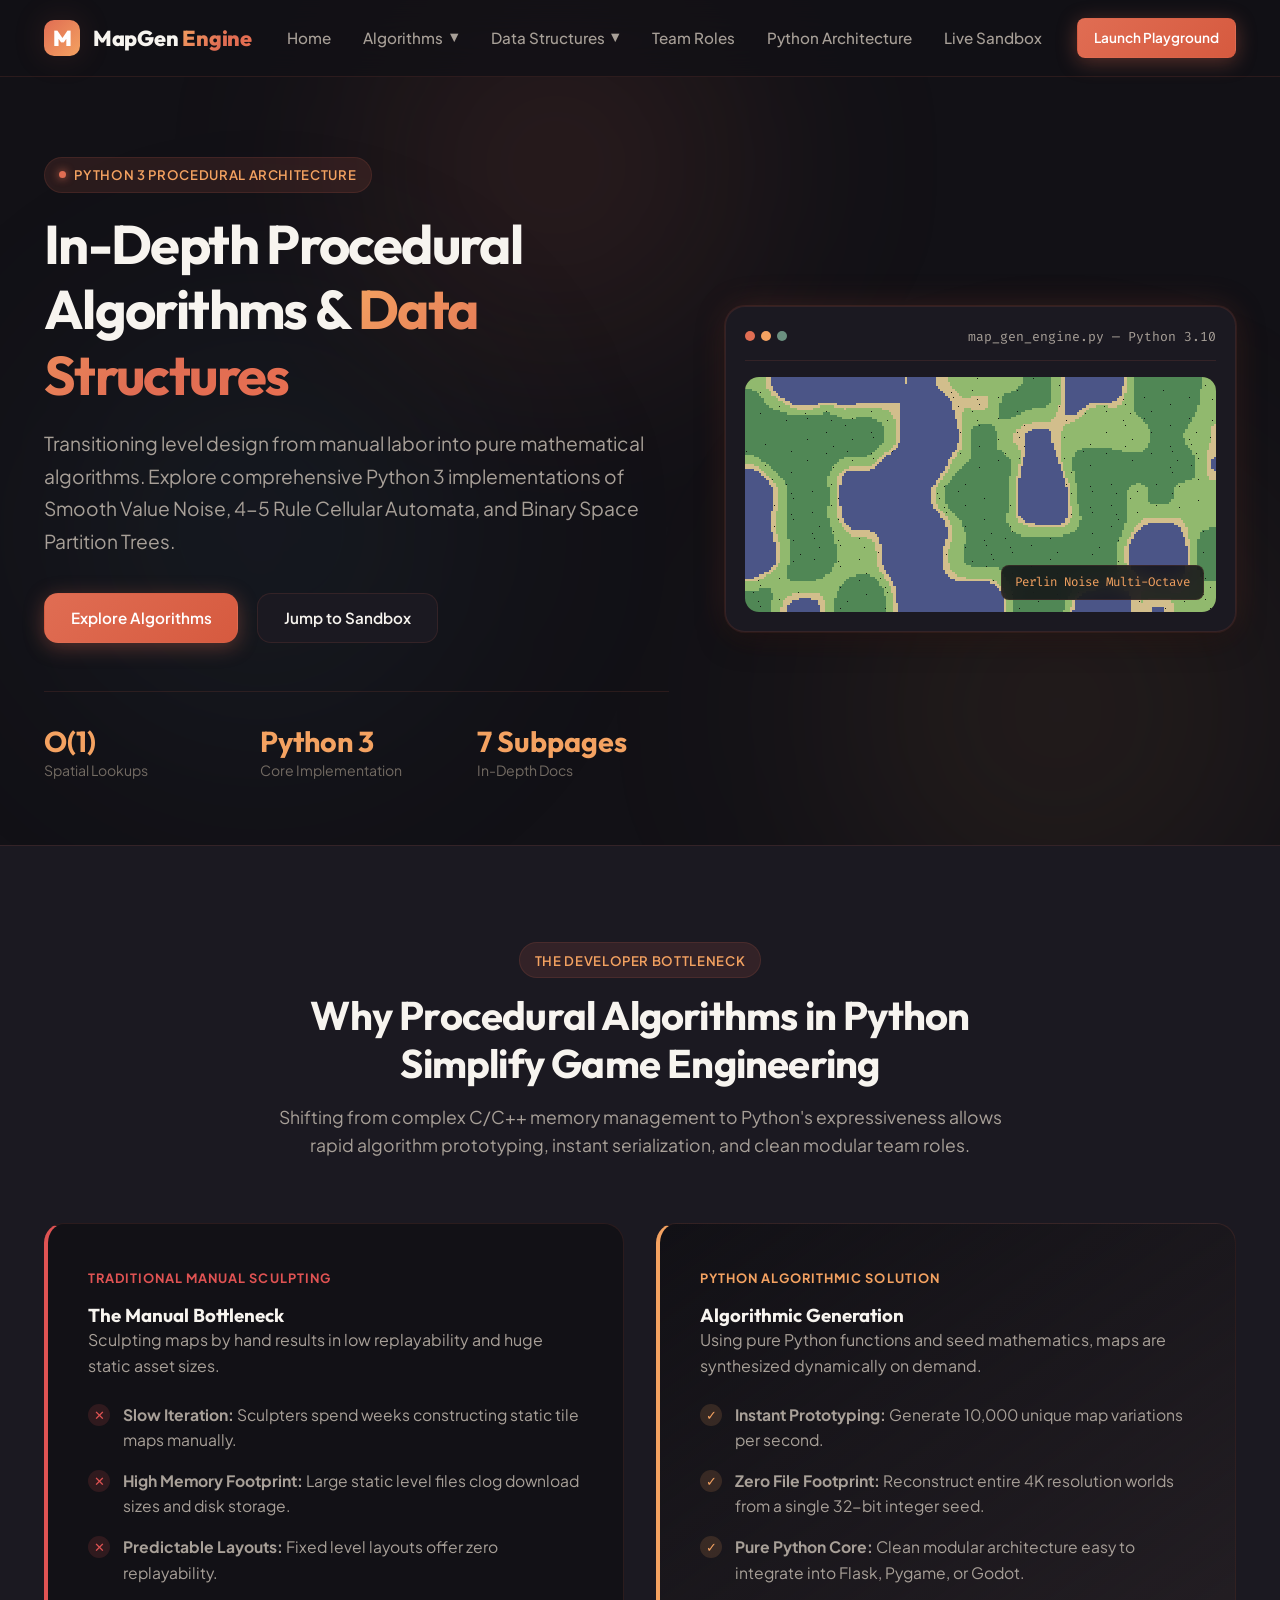
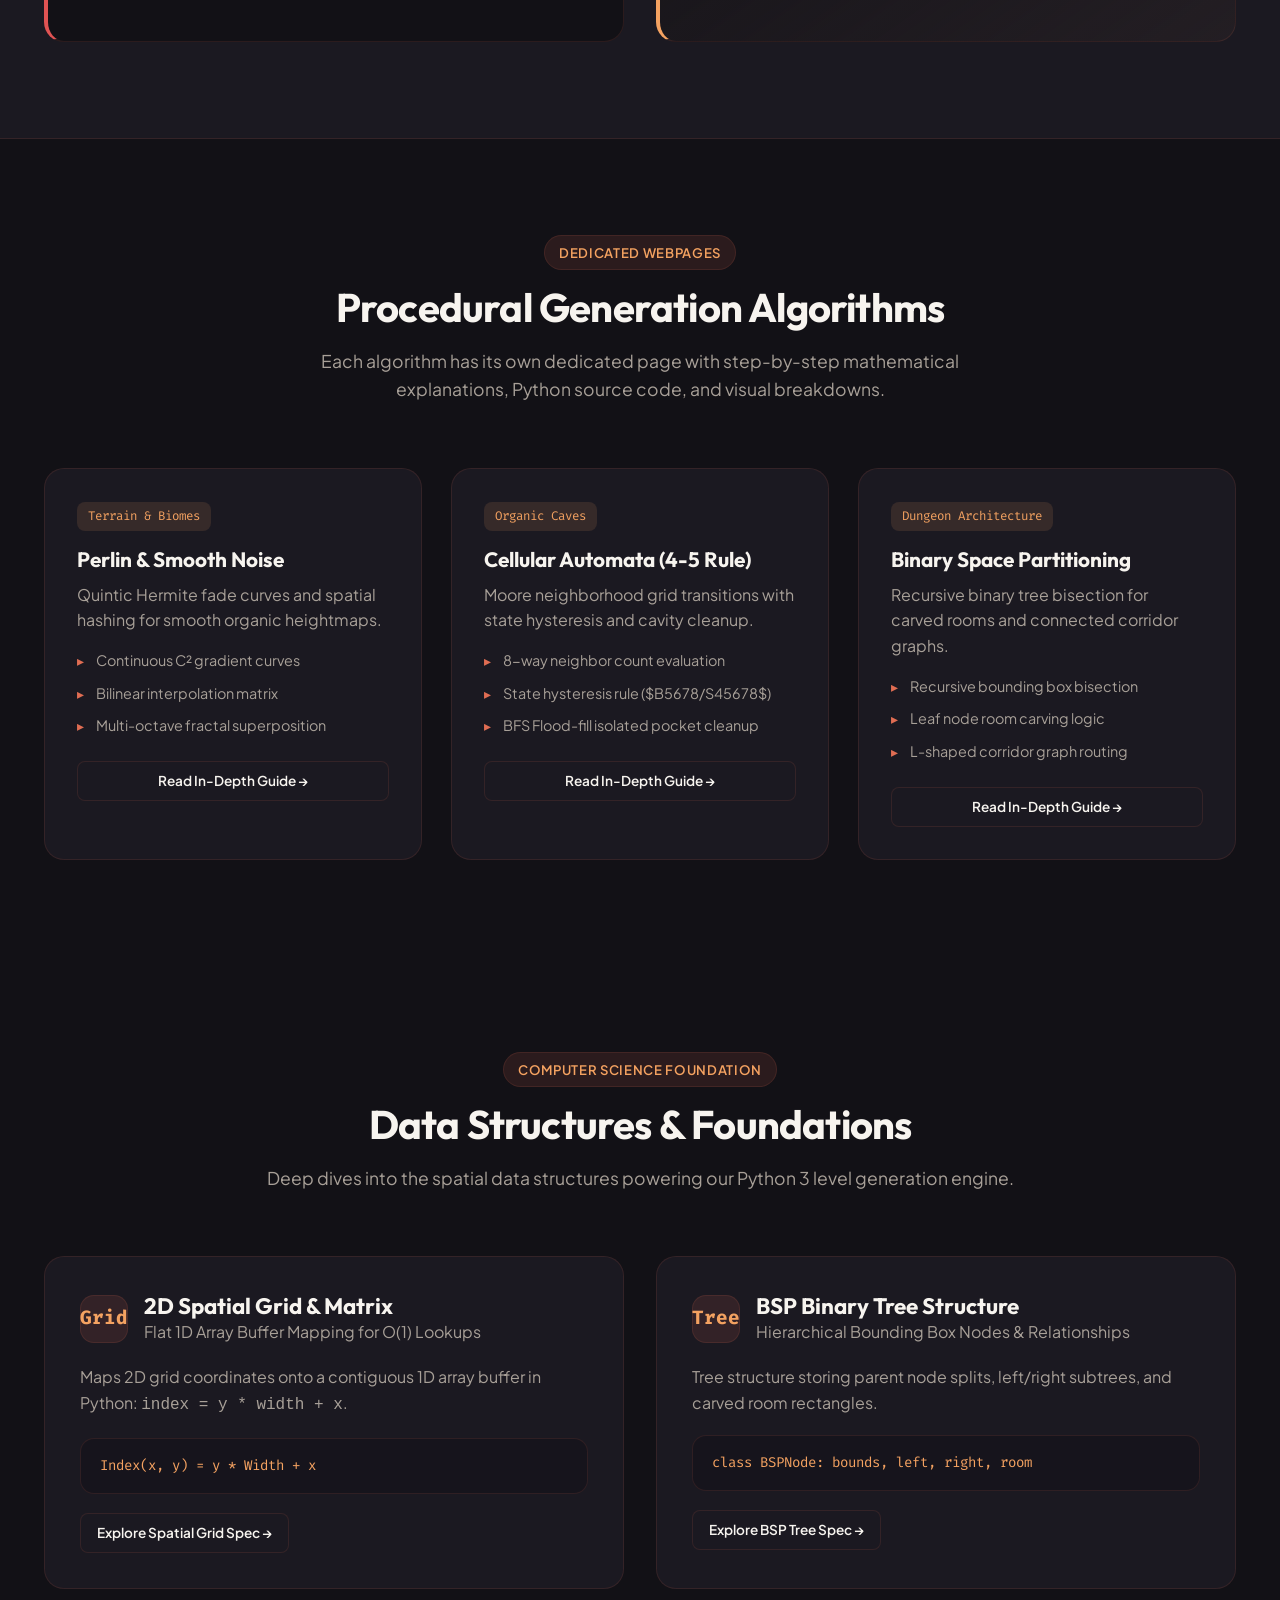
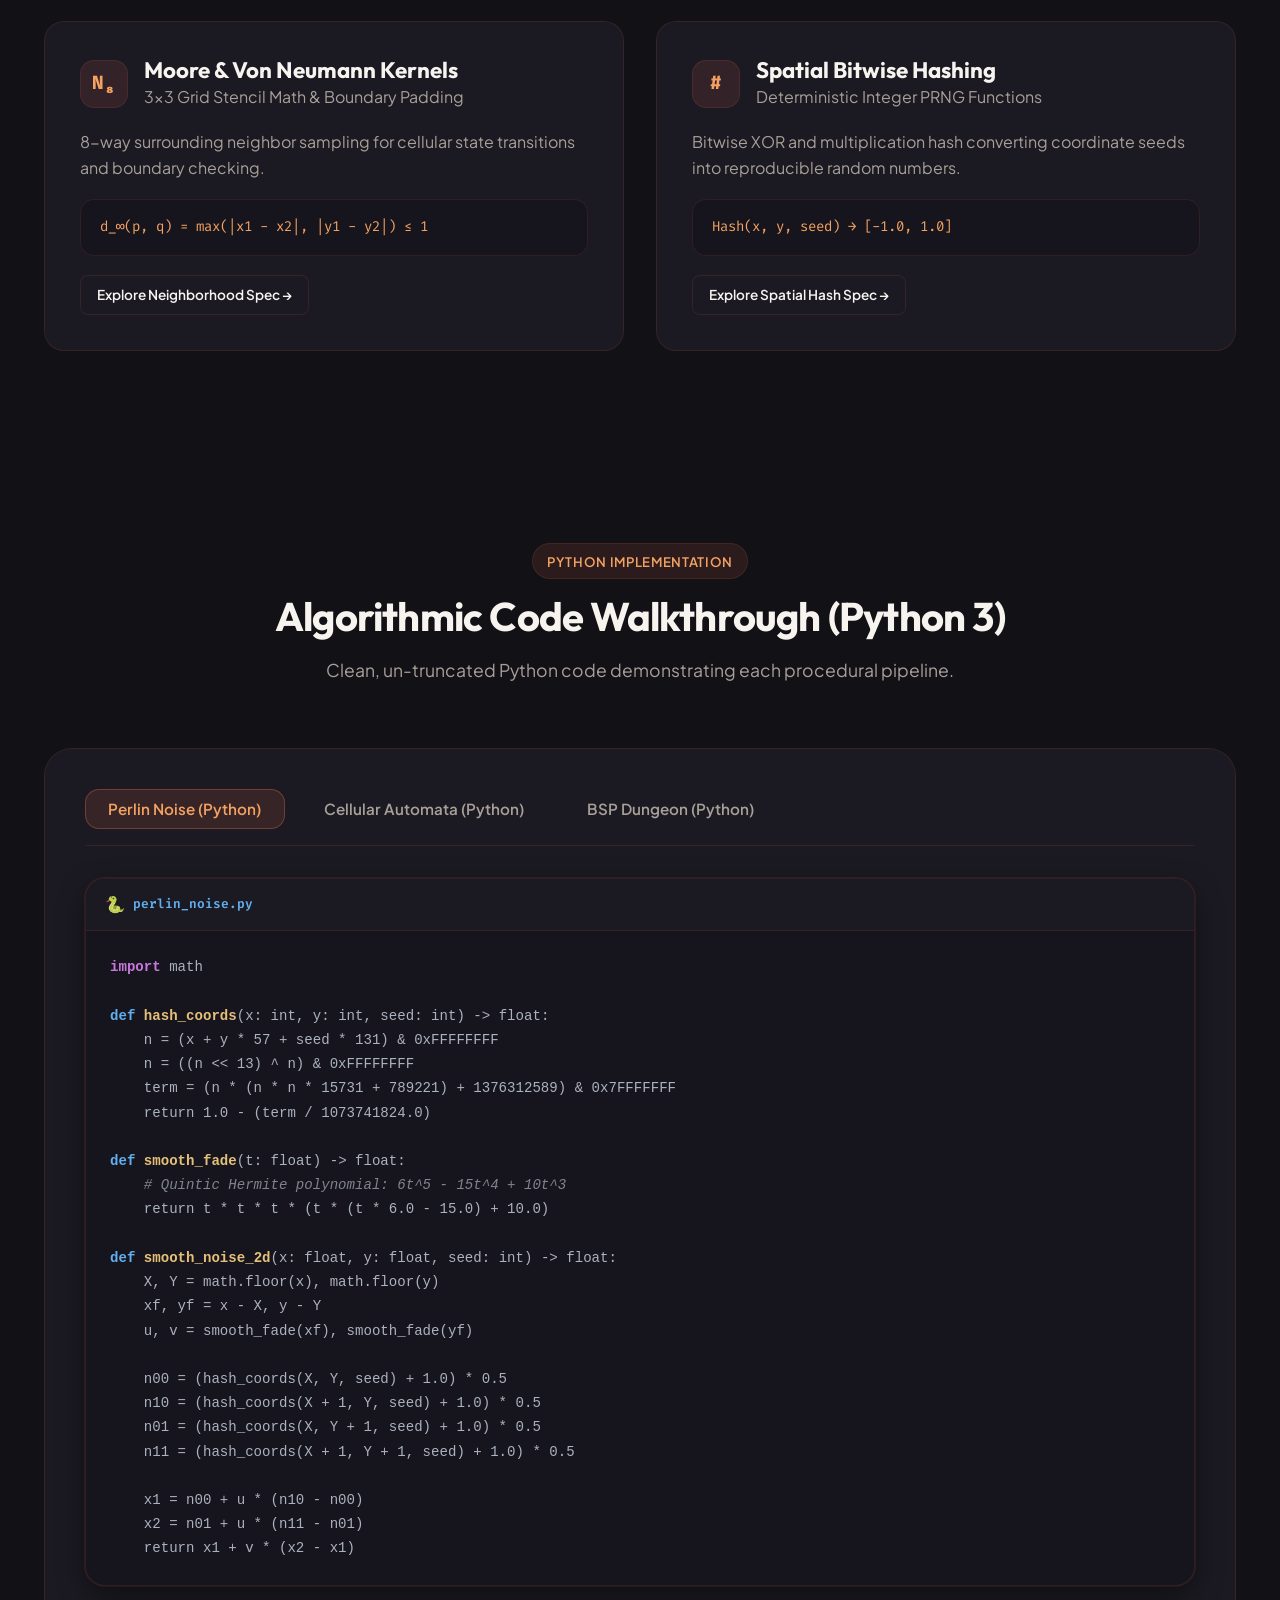
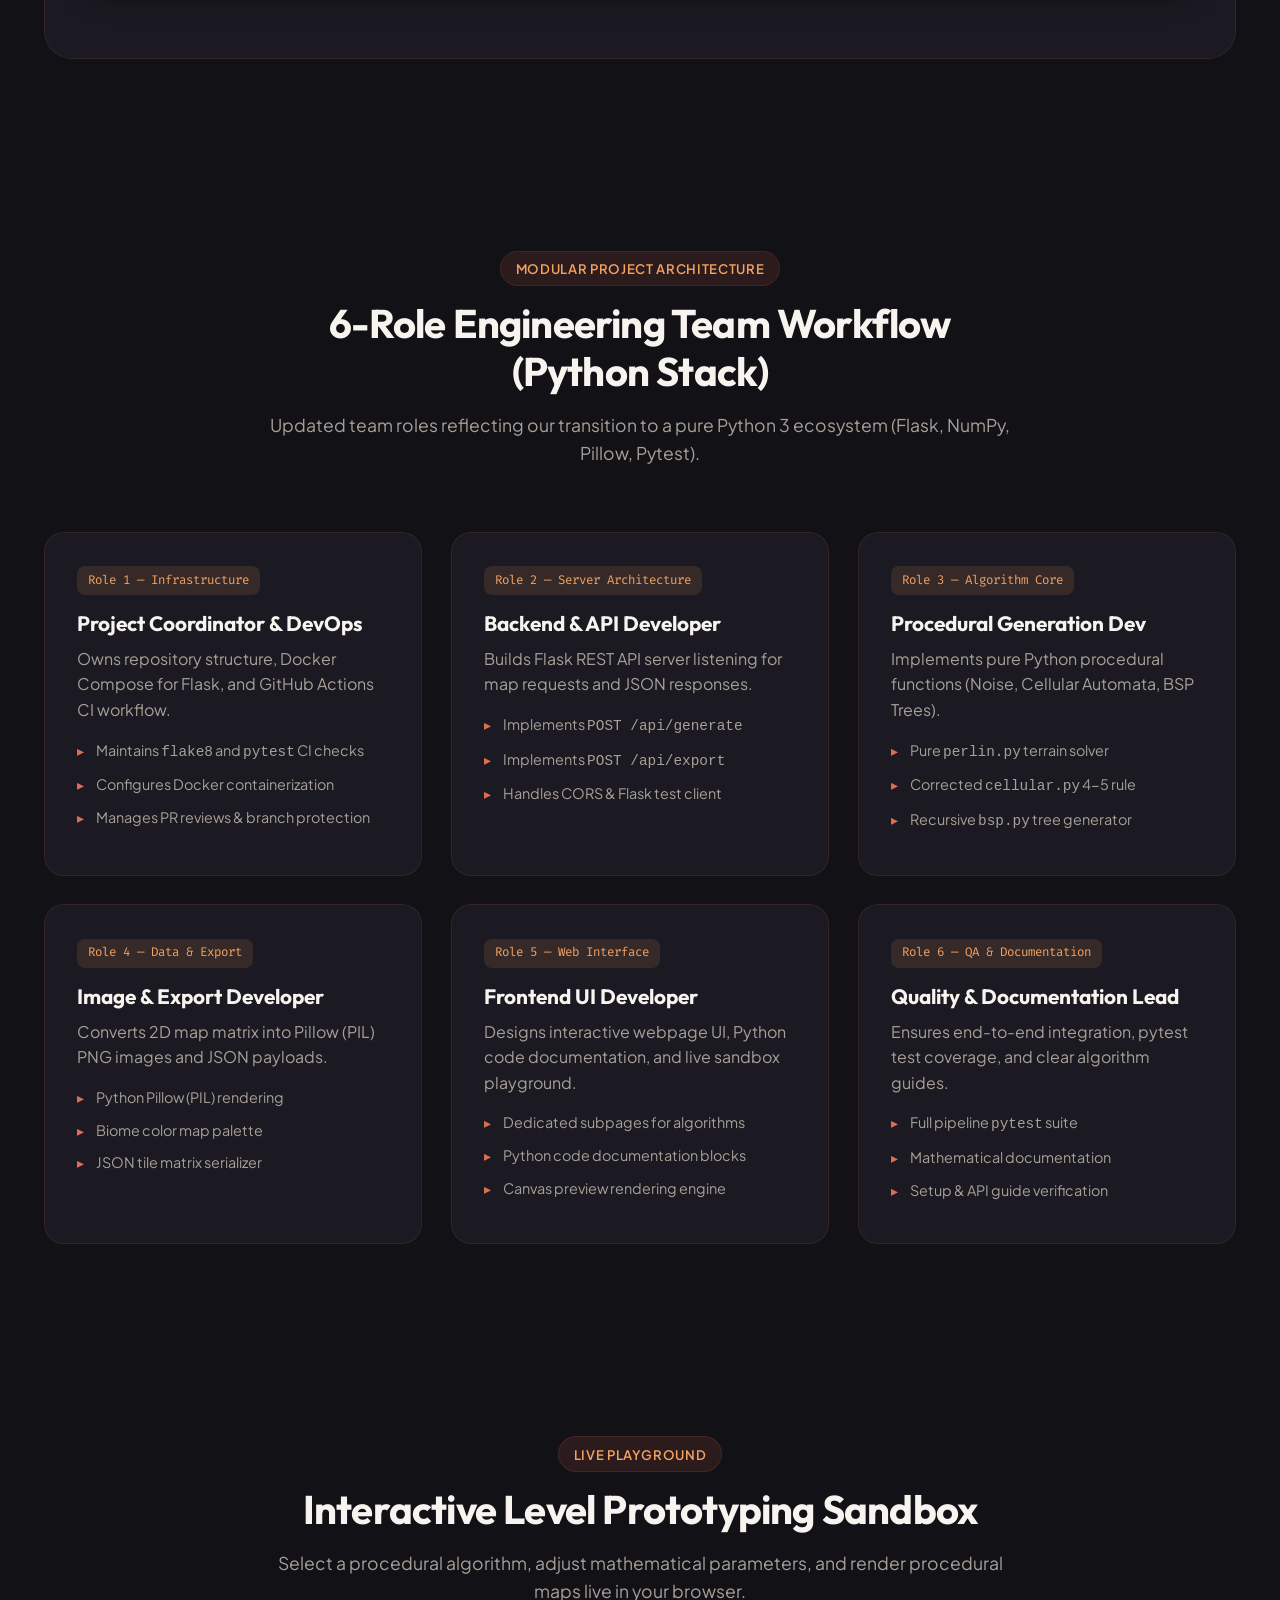
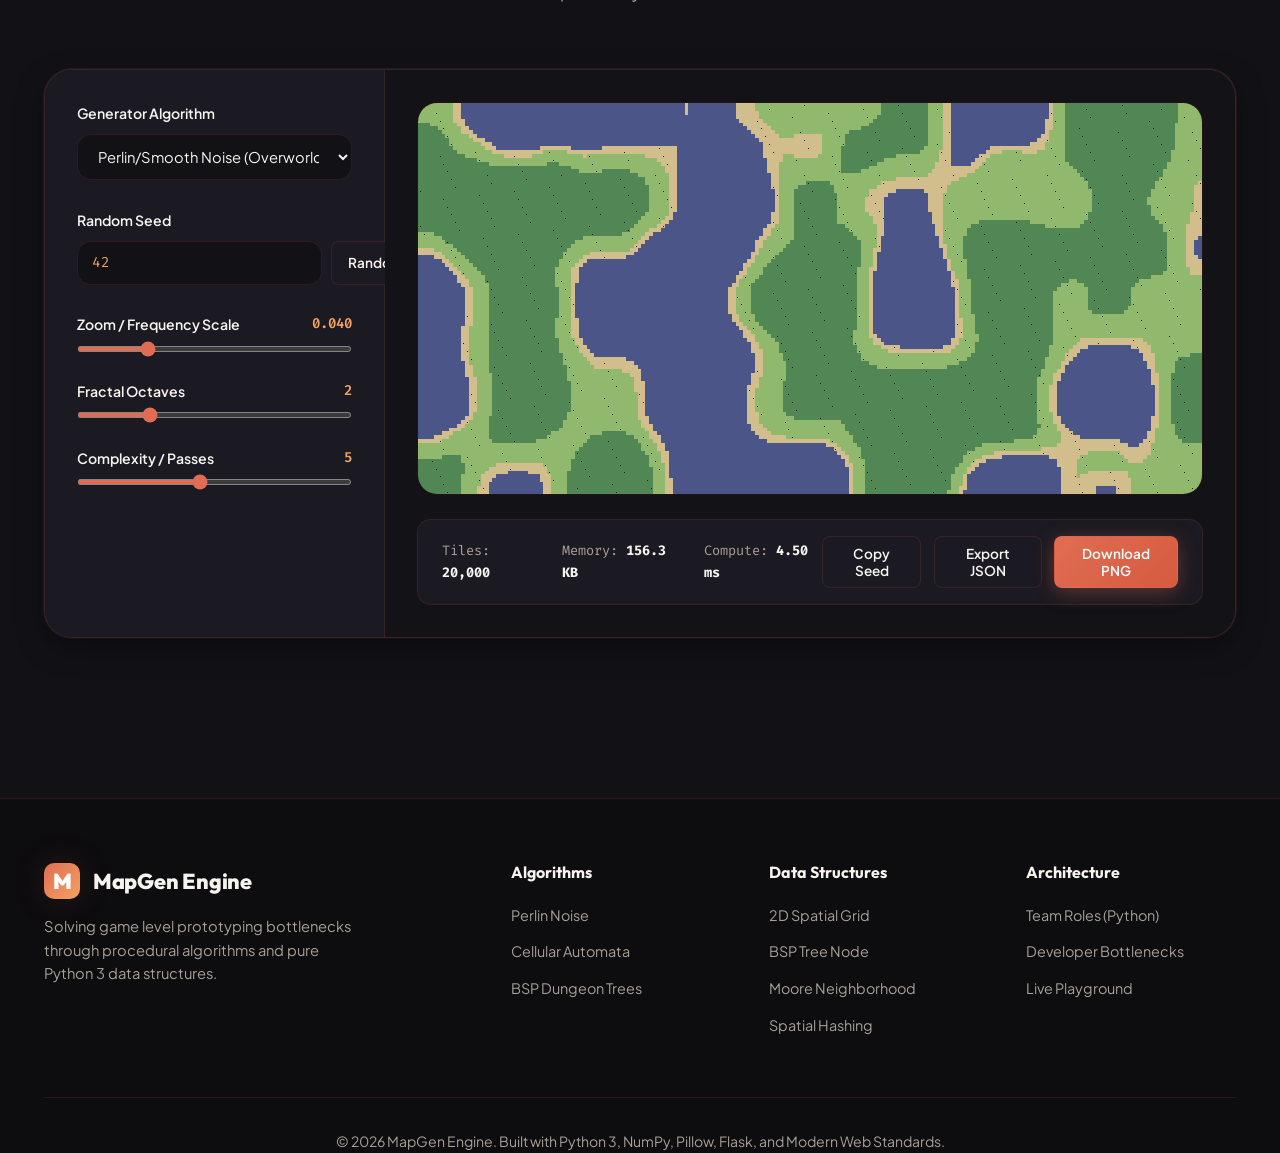
<file: web/index.html>
<!DOCTYPE html>
<html lang="en">
<head>
  <meta charset="UTF-8">
  <meta name="viewport" content="width=device-width, initial-scale=1.0, maximum-scale=1.0, user-scalable=no">
  <meta name="description" content="Procedural Level Generation Engine in Python - In-Depth Algorithm and Data Structure Documentation & Rapid Prototyping Platform.">
  <meta name="keywords" content="Procedural Generation, Python, Perlin Noise, Cellular Automata, BSP Trees, Data Structures, Algorithms, Game Development">
  <title>MapGen Engine — Procedural Generation DSA & Python Engine</title>
  
  <!-- CSS Stylesheet -->
  <link rel="stylesheet" href="styles.css">
</head>
<body>

  <!-- Background Ambient Glow Effects -->
  <div class="bg-glow-container" aria-hidden="true">
    <div class="bg-glow-1"></div>
    <div class="bg-glow-2"></div>
    <div class="bg-glow-3"></div>
  </div>

  <!-- Header / Navigation -->
  <header class="site-header">
    <div class="container">
      <div class="header-inner">
        <a href="index.html" class="brand-logo">
          <div class="brand-icon">M</div>
          <span>MapGen <span class="text-gradient-warm">Engine</span></span>
        </a>

        <nav class="nav-links">
          <a href="index.html">Home</a>

          <!-- Algorithms Dropdown -->
          <div class="nav-dropdown">
            <div class="nav-dropdown-trigger">
              <span>Algorithms</span>
              <span class="dropdown-arrow">▼</span>
            </div>
            <div class="nav-dropdown-menu">
              <a href="perlin.html">
                <span>Perlin / Smooth Noise</span>
                <span class="tag">Terrain</span>
              </a>
              <a href="cellular.html">
                <span>Cellular Automata</span>
                <span class="tag">Caves</span>
              </a>
              <a href="bsp.html">
                <span>Binary Space Partition</span>
                <span class="tag">Dungeons</span>
              </a>
            </div>
          </div>

          <!-- Data Structures Dropdown -->
          <div class="nav-dropdown">
            <div class="nav-dropdown-trigger">
              <span>Data Structures</span>
              <span class="dropdown-arrow">▼</span>
            </div>
            <div class="nav-dropdown-menu">
              <a href="spatial-grid.html">
                <span>2D Spatial Grid</span>
                <span class="tag">Matrix</span>
              </a>
              <a href="bsp-tree.html">
                <span>BSP Binary Tree</span>
                <span class="tag">Tree</span>
              </a>
              <a href="moore-neighborhood.html">
                <span>Moore Neighborhood</span>
                <span class="tag">Kernel</span>
              </a>
              <a href="spatial-hash.html">
                <span>Spatial Bitwise Hash</span>
                <span class="tag">PRNG</span>
              </a>
            </div>
          </div>

          <a href="#roles">Team Roles</a>
          <a href="#dsa">Python Architecture</a>
          <a href="#sandbox">Live Sandbox</a>
        </nav>

        <button class="mobile-nav-toggle" id="mobileNavToggle" aria-label="Toggle navigation menu">
          <span></span>
          <span></span>
          <span></span>
        </button>

        <a href="#sandbox" class="btn btn-primary btn-sm">Launch Playground</a>
      </div>
    </div>
  </header>

  <!-- Hero Section -->
  <section class="hero">
    <div class="container">
      <div class="hero-grid">
        <div class="hero-content">
          <div class="badge">
            <span class="badge-dot"></span>
            Python 3 Procedural Architecture
          </div>
          <h1>In-Depth Procedural Algorithms & <span class="text-gradient-warm">Data Structures</span></h1>
          <p class="hero-subtitle">
            Transitioning level design from manual labor into pure mathematical algorithms. Explore comprehensive Python 3 implementations of Smooth Value Noise, 4-5 Rule Cellular Automata, and Binary Space Partition Trees.
          </p>

          <div class="hero-actions">
            <a href="#algorithms-grid" class="btn btn-primary">Explore Algorithms</a>
            <a href="#sandbox" class="btn btn-secondary">Jump to Sandbox</a>
          </div>

          <div class="hero-stats">
            <div class="stat-item">
              <h4>O(1)</h4>
              <p>Spatial Lookups</p>
            </div>
            <div class="stat-item">
              <h4>Python 3</h4>
              <p>Core Implementation</p>
            </div>
            <div class="stat-item">
              <h4>7 Subpages</h4>
              <p>In-Depth Docs</p>
            </div>
          </div>
        </div>

        <div class="hero-visual">
          <div class="preview-card">
            <div class="preview-card-header">
              <div class="window-dots">
                <span class="window-dot red"></span>
                <span class="window-dot yellow"></span>
                <span class="window-dot green"></span>
              </div>
              <span class="preview-title">map_gen_engine.py — Python 3.10</span>
            </div>

            <div class="canvas-wrapper">
              <canvas id="heroCanvas"></canvas>
              <div class="preview-overlay">Perlin Noise Multi-Octave</div>
            </div>
          </div>
        </div>
      </div>
    </div>
  </section>

  <!-- Problem & Solution Section -->
  <section id="problem" class="problem-section">
    <div class="container">
      <div class="section-header">
        <div class="badge">The Developer Bottleneck</div>
        <h2>Why Procedural Algorithms in Python Simplify Game Engineering</h2>
        <p>Shifting from complex C/C++ memory management to Python's expressiveness allows rapid algorithm prototyping, instant serialization, and clean modular team roles.</p>
      </div>

      <div class="comparison-grid">
        <!-- Traditional Card -->
        <div class="problem-card">
          <span class="card-tag">Traditional Manual Sculpting</span>
          <h3>The Manual Bottleneck</h3>
          <p>Sculpting maps by hand results in low replayability and huge static asset sizes.</p>
          
          <ul class="feature-list">
            <li>
              <span class="icon">✕</span>
              <span><strong>Slow Iteration:</strong> Sculpters spend weeks constructing static tile maps manually.</span>
            </li>
            <li>
              <span class="icon">✕</span>
              <span><strong>High Memory Footprint:</strong> Large static level files clog download sizes and disk storage.</span>
            </li>
            <li>
              <span class="icon">✕</span>
              <span><strong>Predictable Layouts:</strong> Fixed level layouts offer zero replayability.</span>
            </li>
          </ul>
        </div>

        <!-- Procedural Engine Card -->
        <div class="solution-card">
          <span class="card-tag">Python Algorithmic Solution</span>
          <h3>Algorithmic Generation</h3>
          <p>Using pure Python functions and seed mathematics, maps are synthesized dynamically on demand.</p>
          
          <ul class="feature-list">
            <li>
              <span class="icon">✓</span>
              <span><strong>Instant Prototyping:</strong> Generate 10,000 unique map variations per second.</span>
            </li>
            <li>
              <span class="icon">✓</span>
              <span><strong>Zero File Footprint:</strong> Reconstruct entire 4K resolution worlds from a single 32-bit integer seed.</span>
            </li>
            <li>
              <span class="icon">✓</span>
              <span><strong>Pure Python Core:</strong> Clean modular architecture easy to integrate into Flask, Pygame, or Godot.</span>
            </li>
          </ul>
        </div>
      </div>
    </div>
  </section>

  <!-- Algorithms Dedicated Hub Section -->
  <section id="algorithms-grid">
    <div class="container">
      <div class="section-header">
        <div class="badge">Dedicated Webpages</div>
        <h2>Procedural Generation Algorithms</h2>
        <p>Each algorithm has its own dedicated page with step-by-step mathematical explanations, Python source code, and visual breakdowns.</p>
      </div>

      <div class="roles-grid">
        <!-- Algo 1: Perlin -->
        <div class="role-card">
          <span class="role-badge">Terrain & Biomes</span>
          <h3>Perlin & Smooth Noise</h3>
          <p>Quintic Hermite fade curves and spatial hashing for smooth organic heightmaps.</p>
          <ul>
            <li>Continuous C² gradient curves</li>
            <li>Bilinear interpolation matrix</li>
            <li>Multi-octave fractal superposition</li>
          </ul>
          <div style="margin-top: 1.5rem;">
            <a href="perlin.html" class="btn btn-secondary btn-sm" style="width: 100%;">Read In-Depth Guide →</a>
          </div>
        </div>

        <!-- Algo 2: Cellular Automata -->
        <div class="role-card">
          <span class="role-badge">Organic Caves</span>
          <h3>Cellular Automata (4-5 Rule)</h3>
          <p>Moore neighborhood grid transitions with state hysteresis and cavity cleanup.</p>
          <ul>
            <li>8-way neighbor count evaluation</li>
            <li>State hysteresis rule ($B5678/S45678$)</li>
            <li>BFS Flood-fill isolated pocket cleanup</li>
          </ul>
          <div style="margin-top: 1.5rem;">
            <a href="cellular.html" class="btn btn-secondary btn-sm" style="width: 100%;">Read In-Depth Guide →</a>
          </div>
        </div>

        <!-- Algo 3: BSP Trees -->
        <div class="role-card">
          <span class="role-badge">Dungeon Architecture</span>
          <h3>Binary Space Partitioning</h3>
          <p>Recursive binary tree bisection for carved rooms and connected corridor graphs.</p>
          <ul>
            <li>Recursive bounding box bisection</li>
            <li>Leaf node room carving logic</li>
            <li>L-shaped corridor graph routing</li>
          </ul>
          <div style="margin-top: 1.5rem;">
            <a href="bsp.html" class="btn btn-secondary btn-sm" style="width: 100%;">Read In-Depth Guide →</a>
          </div>
        </div>
      </div>
    </div>
  </section>

  <!-- DSA Dedicated Hub Section -->
  <section id="dsa">
    <div class="container">
      <div class="section-header">
        <div class="badge">Computer Science Foundation</div>
        <h2>Data Structures & Foundations</h2>
        <p>Deep dives into the spatial data structures powering our Python 3 level generation engine.</p>
      </div>

      <div class="dsa-grid">
        <!-- DSA 1: 2D Spatial Grid -->
        <div class="dsa-card">
          <div class="dsa-header">
            <div class="dsa-icon-box">Grid</div>
            <div>
              <h3>2D Spatial Grid & Matrix</h3>
              <p>Flat 1D Array Buffer Mapping for O(1) Lookups</p>
            </div>
          </div>
          <p>Maps 2D grid coordinates onto a contiguous 1D array buffer in Python: <code>index = y * width + x</code>.</p>
          <div class="dsa-formula-box">Index(x, y) = y * Width + x</div>
          <div style="margin-top: 1rem;">
            <a href="spatial-grid.html" class="btn btn-secondary btn-sm">Explore Spatial Grid Spec →</a>
          </div>
        </div>

        <!-- DSA 2: BSP Binary Tree -->
        <div class="dsa-card">
          <div class="dsa-header">
            <div class="dsa-icon-box">Tree</div>
            <div>
              <h3>BSP Binary Tree Structure</h3>
              <p>Hierarchical Bounding Box Nodes & Relationships</p>
            </div>
          </div>
          <p>Tree structure storing parent node splits, left/right subtrees, and carved room rectangles.</p>
          <div class="dsa-formula-box">class BSPNode: bounds, left, right, room</div>
          <div style="margin-top: 1rem;">
            <a href="bsp-tree.html" class="btn btn-secondary btn-sm">Explore BSP Tree Spec →</a>
          </div>
        </div>

        <!-- DSA 3: Moore Neighborhood -->
        <div class="dsa-card">
          <div class="dsa-header">
            <div class="dsa-icon-box">N₈</div>
            <div>
              <h3>Moore & Von Neumann Kernels</h3>
              <p>3x3 Grid Stencil Math & Boundary Padding</p>
            </div>
          </div>
          <p>8-way surrounding neighbor sampling for cellular state transitions and boundary checking.</p>
          <div class="dsa-formula-box">d_∞(p, q) = max(|x1 - x2|, |y1 - y2|) ≤ 1</div>
          <div style="margin-top: 1rem;">
            <a href="moore-neighborhood.html" class="btn btn-secondary btn-sm">Explore Neighborhood Spec →</a>
          </div>
        </div>

        <!-- DSA 4: Spatial Hash -->
        <div class="dsa-card">
          <div class="dsa-header">
            <div class="dsa-icon-box">#</div>
            <div>
              <h3>Spatial Bitwise Hashing</h3>
              <p>Deterministic Integer PRNG Functions</p>
            </div>
          </div>
          <p>Bitwise XOR and multiplication hash converting coordinate seeds into reproducible random numbers.</p>
          <div class="dsa-formula-box">Hash(x, y, seed) → [-1.0, 1.0]</div>
          <div style="margin-top: 1rem;">
            <a href="spatial-hash.html" class="btn btn-secondary btn-sm">Explore Spatial Hash Spec →</a>
          </div>
        </div>
      </div>
    </div>
  </section>

  <!-- Python Code Walkthrough Section -->
  <section id="walkthrough">
    <div class="container">
      <div class="section-header">
        <div class="badge">Python Implementation</div>
        <h2>Algorithmic Code Walkthrough (Python 3)</h2>
        <p>Clean, un-truncated Python code demonstrating each procedural pipeline.</p>
      </div>

      <div class="visualizer-card">
        <div class="tab-buttons">
          <button class="tab-btn active" data-tab="perlin">Perlin Noise (Python)</button>
          <button class="tab-btn" data-tab="cellular">Cellular Automata (Python)</button>
          <button class="tab-btn" data-tab="bsp">BSP Dungeon (Python)</button>
        </div>

        <!-- Tab 1: Perlin Python -->
        <div id="tab-perlin" class="tab-content">
          <div class="python-code-box">
            <div class="code-header">
              <span class="code-lang-badge">perlin_noise.py</span>
            </div>
            <pre><code><span class="py-keyword">import</span> math

<span class="py-def">def</span> <span class="py-class">hash_coords</span>(x: int, y: int, seed: int) -> float:
    n = (x + y * 57 + seed * 131) & 0xFFFFFFFF
    n = ((n << 13) ^ n) & 0xFFFFFFFF
    term = (n * (n * n * 15731 + 789221) + 1376312589) & 0x7FFFFFFF
    return 1.0 - (term / 1073741824.0)

<span class="py-def">def</span> <span class="py-class">smooth_fade</span>(t: float) -> float:
    <span class="py-comment"># Quintic Hermite polynomial: 6t^5 - 15t^4 + 10t^3</span>
    return t * t * t * (t * (t * 6.0 - 15.0) + 10.0)

<span class="py-def">def</span> <span class="py-class">smooth_noise_2d</span>(x: float, y: float, seed: int) -> float:
    X, Y = math.floor(x), math.floor(y)
    xf, yf = x - X, y - Y
    u, v = smooth_fade(xf), smooth_fade(yf)

    n00 = (hash_coords(X, Y, seed) + 1.0) * 0.5
    n10 = (hash_coords(X + 1, Y, seed) + 1.0) * 0.5
    n01 = (hash_coords(X, Y + 1, seed) + 1.0) * 0.5
    n11 = (hash_coords(X + 1, Y + 1, seed) + 1.0) * 0.5

    x1 = n00 + u * (n10 - n00)
    x2 = n01 + u * (n11 - n01)
    return x1 + v * (x2 - x1)</code></pre>
          </div>
        </div>

        <!-- Tab 2: Cellular Python -->
        <div id="tab-cellular" class="tab-content" style="display: none;">
          <div class="python-code-box">
            <div class="code-header">
              <span class="code-lang-badge">cellular_cave.py</span>
            </div>
            <pre><code><span class="py-def">def</span> <span class="py-class">generate_cellular_cave</span>(width: int, height: int, seed: int, fill_prob=0.45, passes=5):
    <span class="py-comment"># Step 1: Initialize random wall grid with solid boundary</span>
    grid = [[1 if x == 0 or x == width-1 or y == 0 or y == height-1 else
             (1 if (hash_coords(x, y, seed) + 1) * 0.5 < fill_prob else 0)
             for x in range(width)] for y in range(height)]

    <span class="py-comment"># Step 2: Apply 4-5 Rule with State Hysteresis</span>
    for _ in range(passes):
        new_grid = [[1] * width for _ in range(height)]
        for y in range(1, height - 1):
            for x in range(1, width - 1):
                walls = sum(grid[y+dy][x+dx] for dy in (-1,0,1) for dx in (-1,0,1) if not (dx==0 and dy==0))
                if walls > 4: new_grid[y][x] = 1
                elif walls < 4: new_grid[y][x] = 0
                else: new_grid[y][x] = grid[y][x] <span class="py-comment"># Hysteresis retain</span>
        grid = new_grid
    return grid</code></pre>
          </div>
        </div>

        <!-- Tab 3: BSP Python -->
        <div id="tab-bsp" class="tab-content" style="display: none;">
          <div class="python-code-box">
            <div class="code-header">
              <span class="code-lang-badge">bsp_dungeon.py</span>
            </div>
            <pre><code><span class="py-keyword">class</span> <span class="py-class">BSPNode</span>:
    <span class="py-def">def</span> <span class="py-class">__init__</span>(self, x, y, w, h):
        self.x, self.y, self.w, self.h = x, y, w, h
        self.left = None
        self.right = None
        self.room = None

    <span class="py-def">def</span> <span class="py-class">split</span>(self, min_size: int, seed: int) -> bool:
        if self.left or self.right: return False
        split_h = (self.h / self.w >= 1.25) if (self.w / self.h < 1.25) else False
        max_size = (self.h if split_h else self.w) - min_size
        if max_size <= min_size: return False
        
        split_pos = min_size + int((max_size - min_size) * 0.5)
        if split_h:
            self.left = BSPNode(self.x, self.y, self.w, split_pos)
            self.right = BSPNode(self.x, self.y + split_pos, self.w, self.h - split_pos)
        else:
            self.left = BSPNode(self.x, self.y, split_pos, self.h)
            self.right = BSPNode(self.x + split_pos, self.y, self.w - split_pos, self.h)
        return True</code></pre>
          </div>
        </div>

      </div>
    </div>
  </section>

  <!-- Team Roles Section -->
  <section id="roles">
    <div class="container">
      <div class="section-header">
        <div class="badge">Modular Project Architecture</div>
        <h2>6-Role Engineering Team Workflow (Python Stack)</h2>
        <p>Updated team roles reflecting our transition to a pure Python 3 ecosystem (Flask, NumPy, Pillow, Pytest).</p>
      </div>

      <div class="roles-grid">
        <!-- Role 1 -->
        <div class="role-card">
          <span class="role-badge">Role 1 — Infrastructure</span>
          <h3>Project Coordinator & DevOps</h3>
          <p>Owns repository structure, Docker Compose for Flask, and GitHub Actions CI workflow.</p>
          <ul>
            <li>Maintains <code>flake8</code> and <code>pytest</code> CI checks</li>
            <li>Configures Docker containerization</li>
            <li>Manages PR reviews & branch protection</li>
          </ul>
        </div>

        <!-- Role 2 -->
        <div class="role-card">
          <span class="role-badge">Role 2 — Server Architecture</span>
          <h3>Backend & API Developer</h3>
          <p>Builds Flask REST API server listening for map requests and JSON responses.</p>
          <ul>
            <li>Implements <code>POST /api/generate</code></li>
            <li>Implements <code>POST /api/export</code></li>
            <li>Handles CORS & Flask test client</li>
          </ul>
        </div>

        <!-- Role 3 -->
        <div class="role-card">
          <span class="role-badge">Role 3 — Algorithm Core</span>
          <h3>Procedural Generation Dev</h3>
          <p>Implements pure Python procedural functions (Noise, Cellular Automata, BSP Trees).</p>
          <ul>
            <li>Pure <code>perlin.py</code> terrain solver</li>
            <li>Corrected <code>cellular.py</code> 4-5 rule</li>
            <li>Recursive <code>bsp.py</code> tree generator</li>
          </ul>
        </div>

        <!-- Role 4 -->
        <div class="role-card">
          <span class="role-badge">Role 4 — Data & Export</span>
          <h3>Image & Export Developer</h3>
          <p>Converts 2D map matrix into Pillow (PIL) PNG images and JSON payloads.</p>
          <ul>
            <li>Python Pillow (PIL) rendering</li>
            <li>Biome color map palette</li>
            <li>JSON tile matrix serializer</li>
          </ul>
        </div>

        <!-- Role 5 -->
        <div class="role-card">
          <span class="role-badge">Role 5 — Web Interface</span>
          <h3>Frontend UI Developer</h3>
          <p>Designs interactive webpage UI, Python code documentation, and live sandbox playground.</p>
          <ul>
            <li>Dedicated subpages for algorithms</li>
            <li>Python code documentation blocks</li>
            <li>Canvas preview rendering engine</li>
          </ul>
        </div>

        <!-- Role 6 -->
        <div class="role-card">
          <span class="role-badge">Role 6 — QA & Documentation</span>
          <h3>Quality & Documentation Lead</h3>
          <p>Ensures end-to-end integration, pytest test coverage, and clear algorithm guides.</p>
          <ul>
            <li>Full pipeline <code>pytest</code> suite</li>
            <li>Mathematical documentation</li>
            <li>Setup & API guide verification</li>
          </ul>
        </div>
      </div>
    </div>
  </section>

  <!-- Interactive Sandbox Section (POSITIONED LAST AS REQUESTED) -->
  <section id="sandbox">
    <div class="container">
      <div class="section-header">
        <div class="badge">Live Playground</div>
        <h2>Interactive Level Prototyping Sandbox</h2>
        <p>Select a procedural algorithm, adjust mathematical parameters, and render procedural maps live in your browser.</p>
      </div>

      <div class="sandbox-container">
        <!-- Controls Sidebar -->
        <div class="sandbox-sidebar">
          <div class="control-group">
            <label for="algoSelect">Generator Algorithm</label>
            <select id="algoSelect" class="select-styled">
              <option value="perlin">Perlin/Smooth Noise (Overworld Terrain)</option>
              <option value="cellular">Cellular Automata (Organic Caves - 4-5 Rule)</option>
              <option value="bsp">Binary Space Partitioning (Dungeons)</option>
            </select>
          </div>

          <div class="control-group">
            <label>Random Seed</label>
            <div class="seed-input-row">
              <input type="number" id="seedInput" class="input-styled" value="42">
              <button id="randomSeedBtn" class="btn btn-secondary btn-sm">Randomize</button>
            </div>
          </div>

          <div class="control-group">
            <label>Zoom / Frequency Scale <span id="scaleVal" class="val">0.040</span></label>
            <input type="range" id="scaleSlider" class="range-styled" min="0.005" max="0.15" step="0.005" value="0.04">
          </div>

          <div class="control-group">
            <label>Fractal Octaves <span id="octaveVal" class="val">2</span></label>
            <input type="range" id="octaveSlider" class="range-styled" min="1" max="5" step="1" value="2">
          </div>

          <div class="control-group">
            <label>Complexity / Passes <span id="detailVal" class="val">5</span></label>
            <input type="range" id="detailSlider" class="range-styled" min="1" max="10" step="1" value="5">
          </div>
        </div>

        <!-- Viewport & Toolbar -->
        <div class="sandbox-viewport">
          <div class="viewport-canvas-container">
            <canvas id="sandboxCanvas"></canvas>
          </div>

          <div class="sandbox-toolbar">
            <div class="tool-info">
              <div>Tiles: <strong id="statTiles">20,000</strong></div>
              <div>Memory: <strong id="statMem">156.3 KB</strong></div>
              <div>Compute: <strong id="statTime">1.24 ms</strong></div>
            </div>

            <div class="export-btns">
              <button id="copySeedBtn" class="btn btn-secondary btn-sm">Copy Seed</button>
              <button id="exportJsonBtn" class="btn btn-secondary btn-sm">Export JSON</button>
              <button id="downloadPngBtn" class="btn btn-primary btn-sm">Download PNG</button>
            </div>
          </div>
        </div>
      </div>
    </div>
  </section>

  <!-- Footer -->
  <footer class="site-footer">
    <div class="container">
      <div class="footer-grid">
        <div class="footer-brand">
          <a href="index.html" class="brand-logo">
            <div class="brand-icon">M</div>
            <span>MapGen Engine</span>
          </a>
          <p>Solving game level prototyping bottlenecks through procedural algorithms and pure Python 3 data structures.</p>
        </div>

        <div class="footer-col">
          <h4>Algorithms</h4>
          <ul>
            <li><a href="perlin.html">Perlin Noise</a></li>
            <li><a href="cellular.html">Cellular Automata</a></li>
            <li><a href="bsp.html">BSP Dungeon Trees</a></li>
          </ul>
        </div>

        <div class="footer-col">
          <h4>Data Structures</h4>
          <ul>
            <li><a href="spatial-grid.html">2D Spatial Grid</a></li>
            <li><a href="bsp-tree.html">BSP Tree Node</a></li>
            <li><a href="moore-neighborhood.html">Moore Neighborhood</a></li>
            <li><a href="spatial-hash.html">Spatial Hashing</a></li>
          </ul>
        </div>

        <div class="footer-col">
          <h4>Architecture</h4>
          <ul>
            <li><a href="#roles">Team Roles (Python)</a></li>
            <li><a href="#problem">Developer Bottlenecks</a></li>
            <li><a href="#sandbox">Live Playground</a></li>
          </ul>
        </div>
      </div>

      <div class="footer-bottom">
        <p>&copy; 2026 MapGen Engine. Built with Python 3, NumPy, Pillow, Flask, and Modern Web Standards.</p>
      </div>
    </div>
  </footer>

  <!-- Application Logic JS -->
  <script src="app.js"></script>
</body>
</html>
</file>
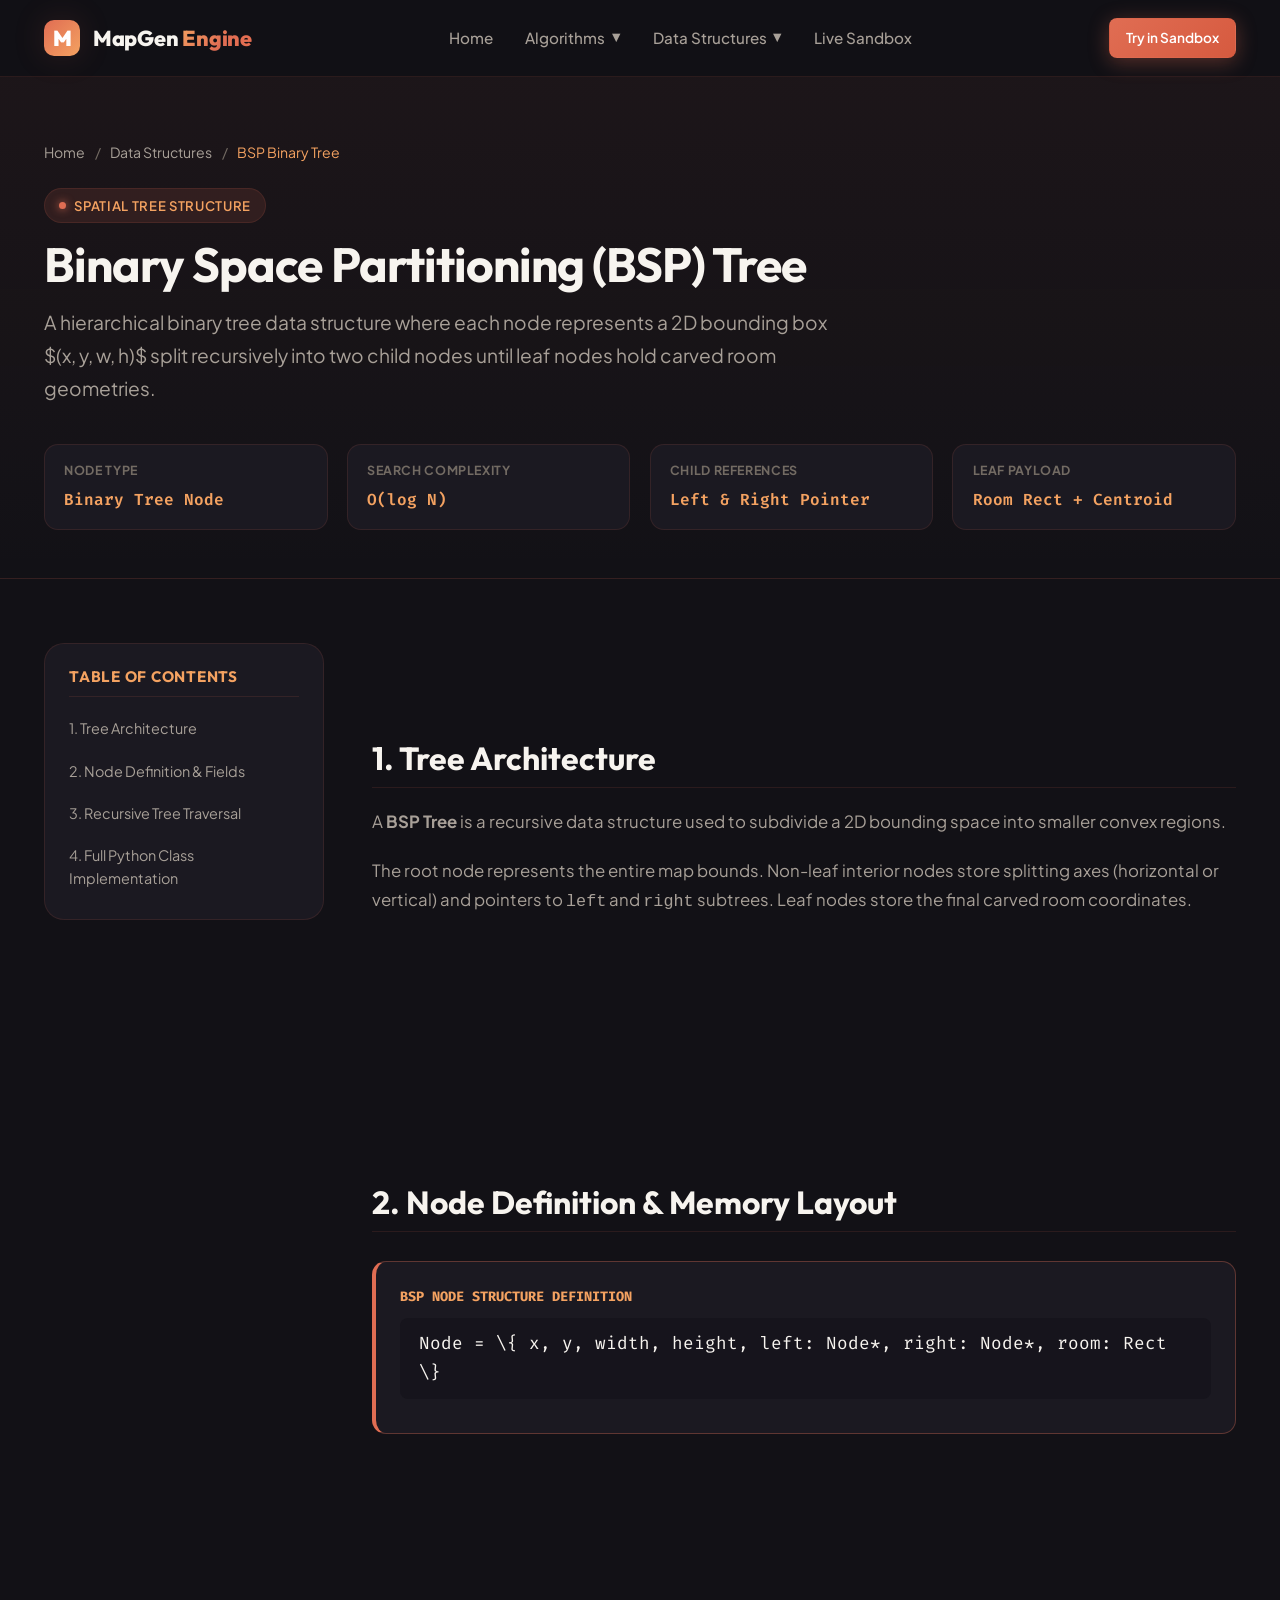
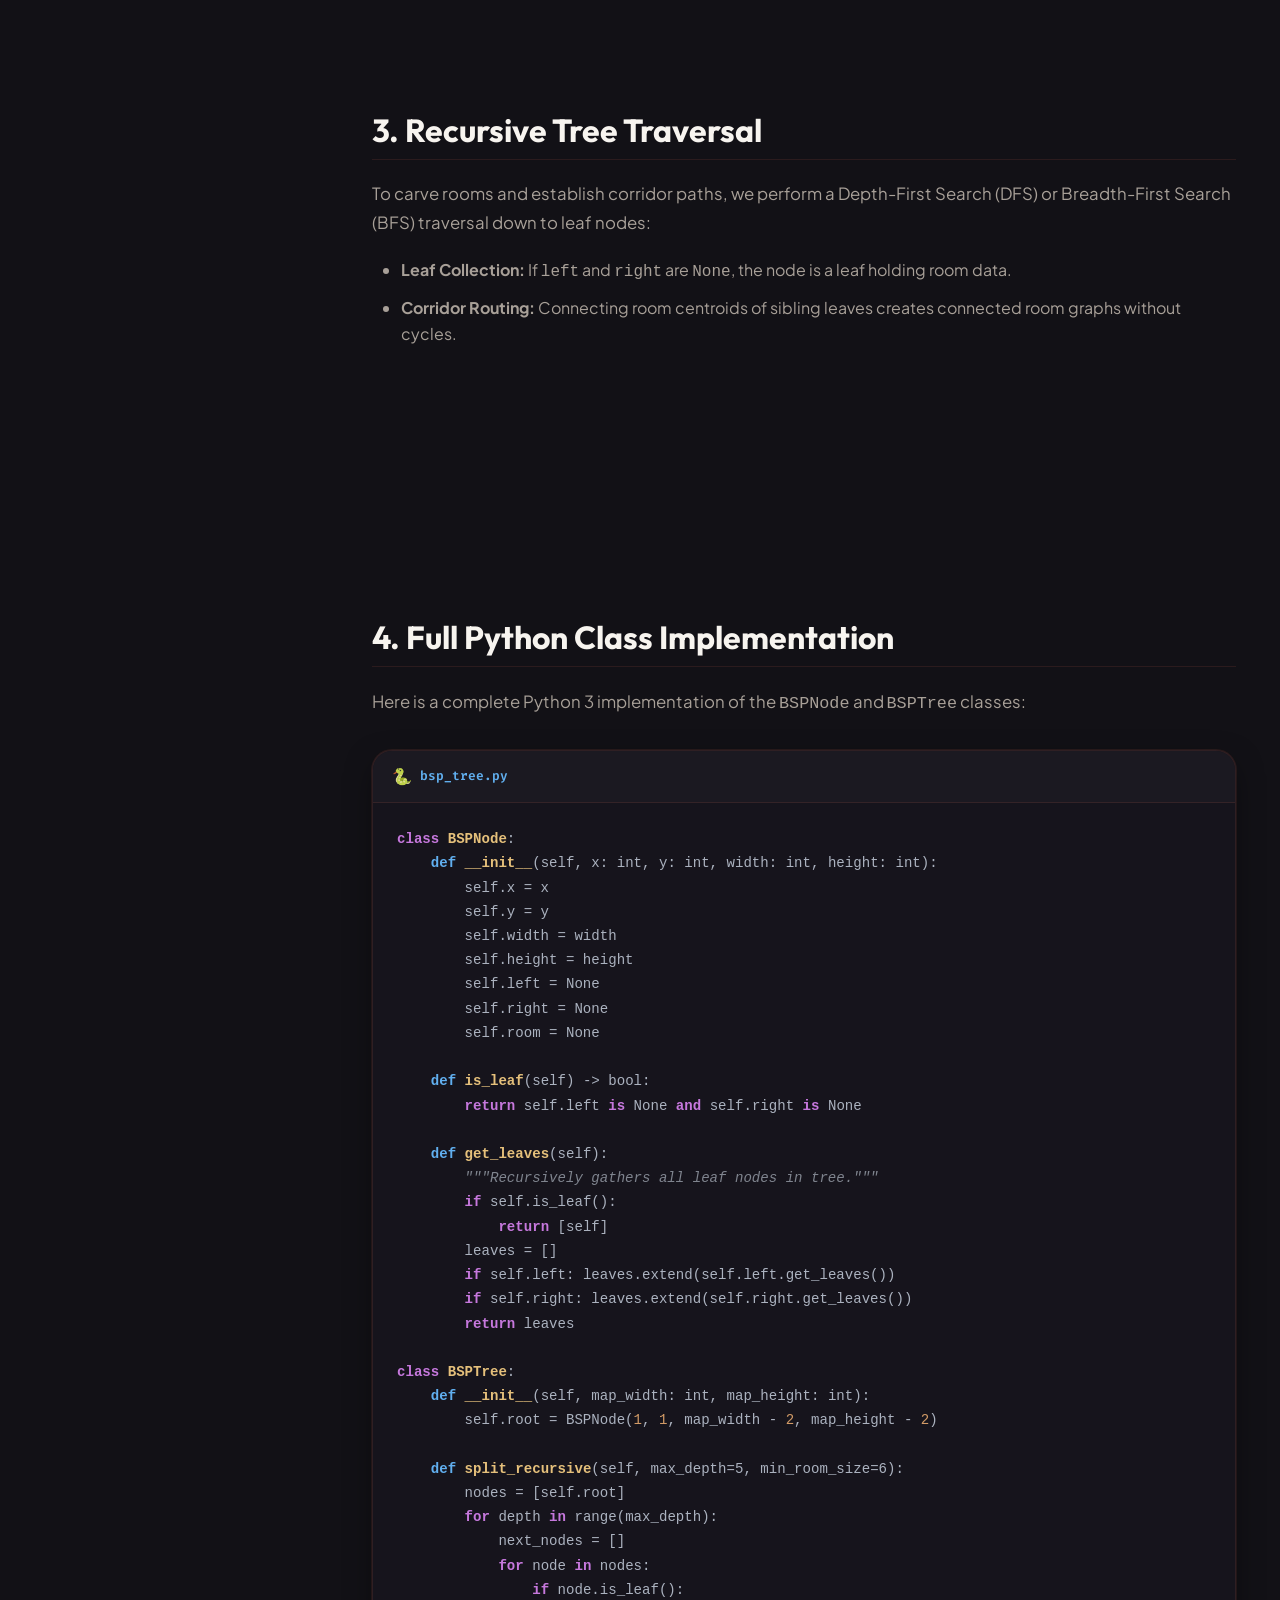
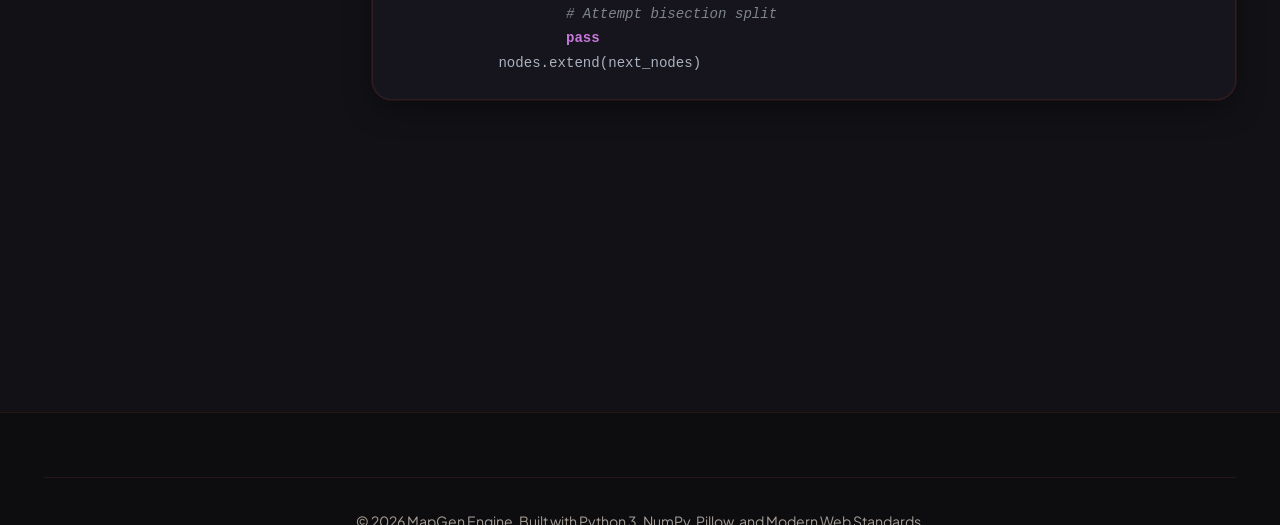
<file: bsp-tree.html>
<!DOCTYPE html>
<html lang="en">
<head>
  <meta charset="UTF-8">
  <meta name="viewport" content="width=device-width, initial-scale=1.0">
  <meta name="description" content="In-depth guide on Binary Space Partitioning Tree Data Structures and Spatial Hierarchy in Python.">
  <title>BSP Partition Tree Data Structure — MapGen Engine Docs</title>
  <link rel="stylesheet" href="styles.css">
</head>
<body>

  <!-- Header / Navigation -->
  <header class="site-header">
    <div class="container">
      <div class="header-inner">
        <a href="index.html" class="brand-logo">
          <div class="brand-icon">M</div>
          <span>MapGen <span class="text-gradient-warm">Engine</span></span>
        </a>

        <nav class="nav-links">
          <a href="index.html">Home</a>

          <div class="nav-dropdown">
            <div class="nav-dropdown-trigger">
              <span>Algorithms</span>
              <span class="dropdown-arrow">▼</span>
            </div>
            <div class="nav-dropdown-menu">
              <a href="perlin.html"><span>Perlin / Smooth Noise</span> <span class="tag">Terrain</span></a>
              <a href="cellular.html"><span>Cellular Automata</span> <span class="tag">Caves</span></a>
              <a href="bsp.html"><span>Binary Space Partition</span> <span class="tag">Dungeons</span></a>
            </div>
          </div>

          <div class="nav-dropdown">
            <div class="nav-dropdown-trigger">
              <span>Data Structures</span>
              <span class="dropdown-arrow">▼</span>
            </div>
            <div class="nav-dropdown-menu">
              <a href="spatial-grid.html"><span>2D Spatial Grid</span> <span class="tag">Matrix</span></a>
              <a href="bsp-tree.html"><span>BSP Binary Tree</span> <span class="tag">Tree</span></a>
              <a href="moore-neighborhood.html"><span>Moore Neighborhood</span> <span class="tag">Kernel</span></a>
              <a href="spatial-hash.html"><span>Spatial Bitwise Hash</span> <span class="tag">PRNG</span></a>
            </div>
          </div>

          <a href="index.html#sandbox">Live Sandbox</a>
        </nav>

        <a href="index.html#sandbox" class="btn btn-primary btn-sm">Try in Sandbox</a>
      </div>
    </div>
  </header>

  <!-- Subpage Hero -->
  <section class="subpage-hero">
    <div class="container">
      <div class="nav-breadcrumbs">
        <a href="index.html">Home</a> <span>/</span>
        <a href="#">Data Structures</a> <span>/</span>
        <span style="color: var(--accent-secondary);">BSP Binary Tree</span>
      </div>

      <div class="badge"><span class="badge-dot"></span> Spatial Tree Structure</div>
      <h1>Binary Space Partitioning (BSP) Tree</h1>
      <p class="lead">
        A hierarchical binary tree data structure where each node represents a 2D bounding box $(x, y, w, h)$ split recursively into two child nodes until leaf nodes hold carved room geometries.
      </p>

      <div class="algo-meta-grid">
        <div class="meta-item">
          <label>Node Type</label>
          <span>Binary Tree Node</span>
        </div>
        <div class="meta-item">
          <label>Search Complexity</label>
          <span>O(log N)</span>
        </div>
        <div class="meta-item">
          <label>Child References</label>
          <span>Left & Right Pointer</span>
        </div>
        <div class="meta-item">
          <label>Leaf Payload</label>
          <span>Room Rect + Centroid</span>
        </div>
      </div>
    </div>
  </section>

  <!-- Subpage Main Content -->
  <div class="container">
    <div class="subpage-grid">
      <!-- Sidebar TOC -->
      <aside class="subpage-sidebar">
        <div class="toc-card">
          <h4>Table of Contents</h4>
          <ul>
            <li><a href="#overview">1. Tree Architecture</a></li>
            <li><a href="#node-fields">2. Node Definition & Fields</a></li>
            <li><a href="#traversal">3. Recursive Tree Traversal</a></li>
            <li><a href="#python-code">4. Full Python Class Implementation</a></li>
          </ul>
        </div>
      </aside>

      <!-- Article Body -->
      <main class="article-body">
        <section id="overview" class="doc-block">
          <h2>1. Tree Architecture</h2>
          <p>
            A <strong>BSP Tree</strong> is a recursive data structure used to subdivide a 2D bounding space into smaller convex regions.
          </p>
          <p>
            The root node represents the entire map bounds. Non-leaf interior nodes store splitting axes (horizontal or vertical) and pointers to <code>left</code> and <code>right</code> subtrees. Leaf nodes store the final carved room coordinates.
          </p>
        </section>

        <section id="node-fields" class="doc-block">
          <h2>2. Node Definition & Memory Layout</h2>
          <div class="math-callout">
            <div class="math-title">BSP Node Structure Definition</div>
            <div class="math-formula">Node = \{ x, y, width, height, left: Node*, right: Node*, room: Rect \}</div>
          </div>
        </section>

        <section id="traversal" class="doc-block">
          <h2>3. Recursive Tree Traversal</h2>
          <p>
            To carve rooms and establish corridor paths, we perform a Depth-First Search (DFS) or Breadth-First Search (BFS) traversal down to leaf nodes:
          </p>
          <ul>
            <li><strong>Leaf Collection:</strong> If <code>left</code> and <code>right</code> are <code>None</code>, the node is a leaf holding room data.</li>
            <li><strong>Corridor Routing:</strong> Connecting room centroids of sibling leaves creates connected room graphs without cycles.</li>
          </ul>
        </section>

        <section id="python-code" class="doc-block">
          <h2>4. Full Python Class Implementation</h2>
          <p>Here is a complete Python 3 implementation of the <code>BSPNode</code> and <code>BSPTree</code> classes:</p>

          <div class="python-code-box">
            <div class="code-header">
              <span class="code-lang-badge">bsp_tree.py</span>
            </div>
            <pre><code><span class="py-keyword">class</span> <span class="py-class">BSPNode</span>:
    <span class="py-def">def</span> <span class="py-class">__init__</span>(self, x: int, y: int, width: int, height: int):
        self.x = x
        self.y = y
        self.width = width
        self.height = height
        self.left = None
        self.right = None
        self.room = None

    <span class="py-def">def</span> <span class="py-class">is_leaf</span>(self) -> bool:
        <span class="py-keyword">return</span> self.left <span class="py-keyword">is</span> None <span class="py-keyword">and</span> self.right <span class="py-keyword">is</span> None

    <span class="py-def">def</span> <span class="py-class">get_leaves</span>(self):
        <span class="py-comment">"""Recursively gathers all leaf nodes in tree."""</span>
        <span class="py-keyword">if</span> self.is_leaf():
            <span class="py-keyword">return</span> [self]
        leaves = []
        <span class="py-keyword">if</span> self.left: leaves.extend(self.left.get_leaves())
        <span class="py-keyword">if</span> self.right: leaves.extend(self.right.get_leaves())
        <span class="py-keyword">return</span> leaves

<span class="py-keyword">class</span> <span class="py-class">BSPTree</span>:
    <span class="py-def">def</span> <span class="py-class">__init__</span>(self, map_width: int, map_height: int):
        self.root = BSPNode(<span class="py-num">1</span>, <span class="py-num">1</span>, map_width - <span class="py-num">2</span>, map_height - <span class="py-num">2</span>)

    <span class="py-def">def</span> <span class="py-class">split_recursive</span>(self, max_depth=5, min_room_size=6):
        nodes = [self.root]
        <span class="py-keyword">for</span> depth <span class="py-keyword">in</span> range(max_depth):
            next_nodes = []
            <span class="py-keyword">for</span> node <span class="py-keyword">in</span> nodes:
                <span class="py-keyword">if</span> node.is_leaf():
                    <span class="py-comment"># Attempt bisection split</span>
                    <span class="py-keyword">pass</span>
            nodes.extend(next_nodes)</code></pre>
          </div>
        </section>
      </main>
    </div>
  </div>

  <!-- Footer -->
  <footer class="site-footer">
    <div class="container">
      <div class="footer-bottom">
        <p>&copy; 2026 MapGen Engine. Built with Python 3, NumPy, Pillow, and Modern Web Standards.</p>
      </div>
    </div>
  </footer>

</body>
</html>
</file>
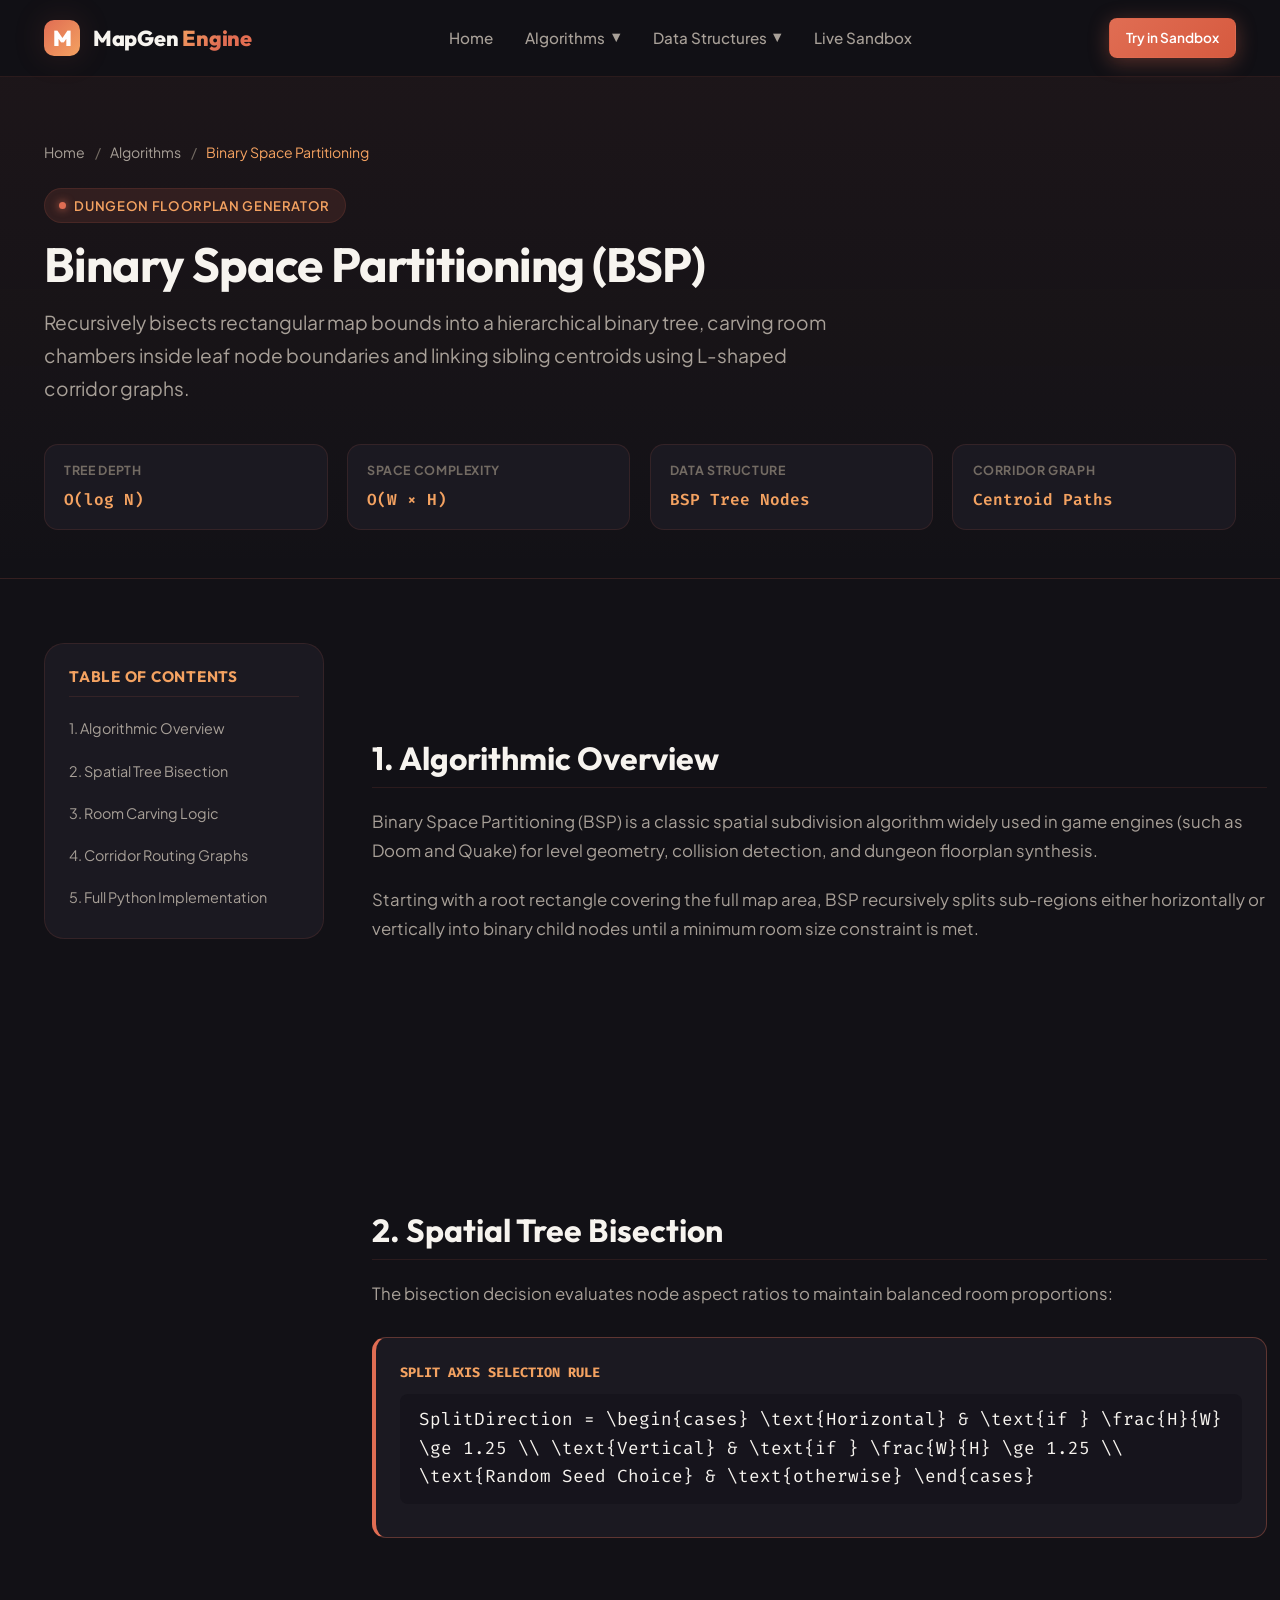
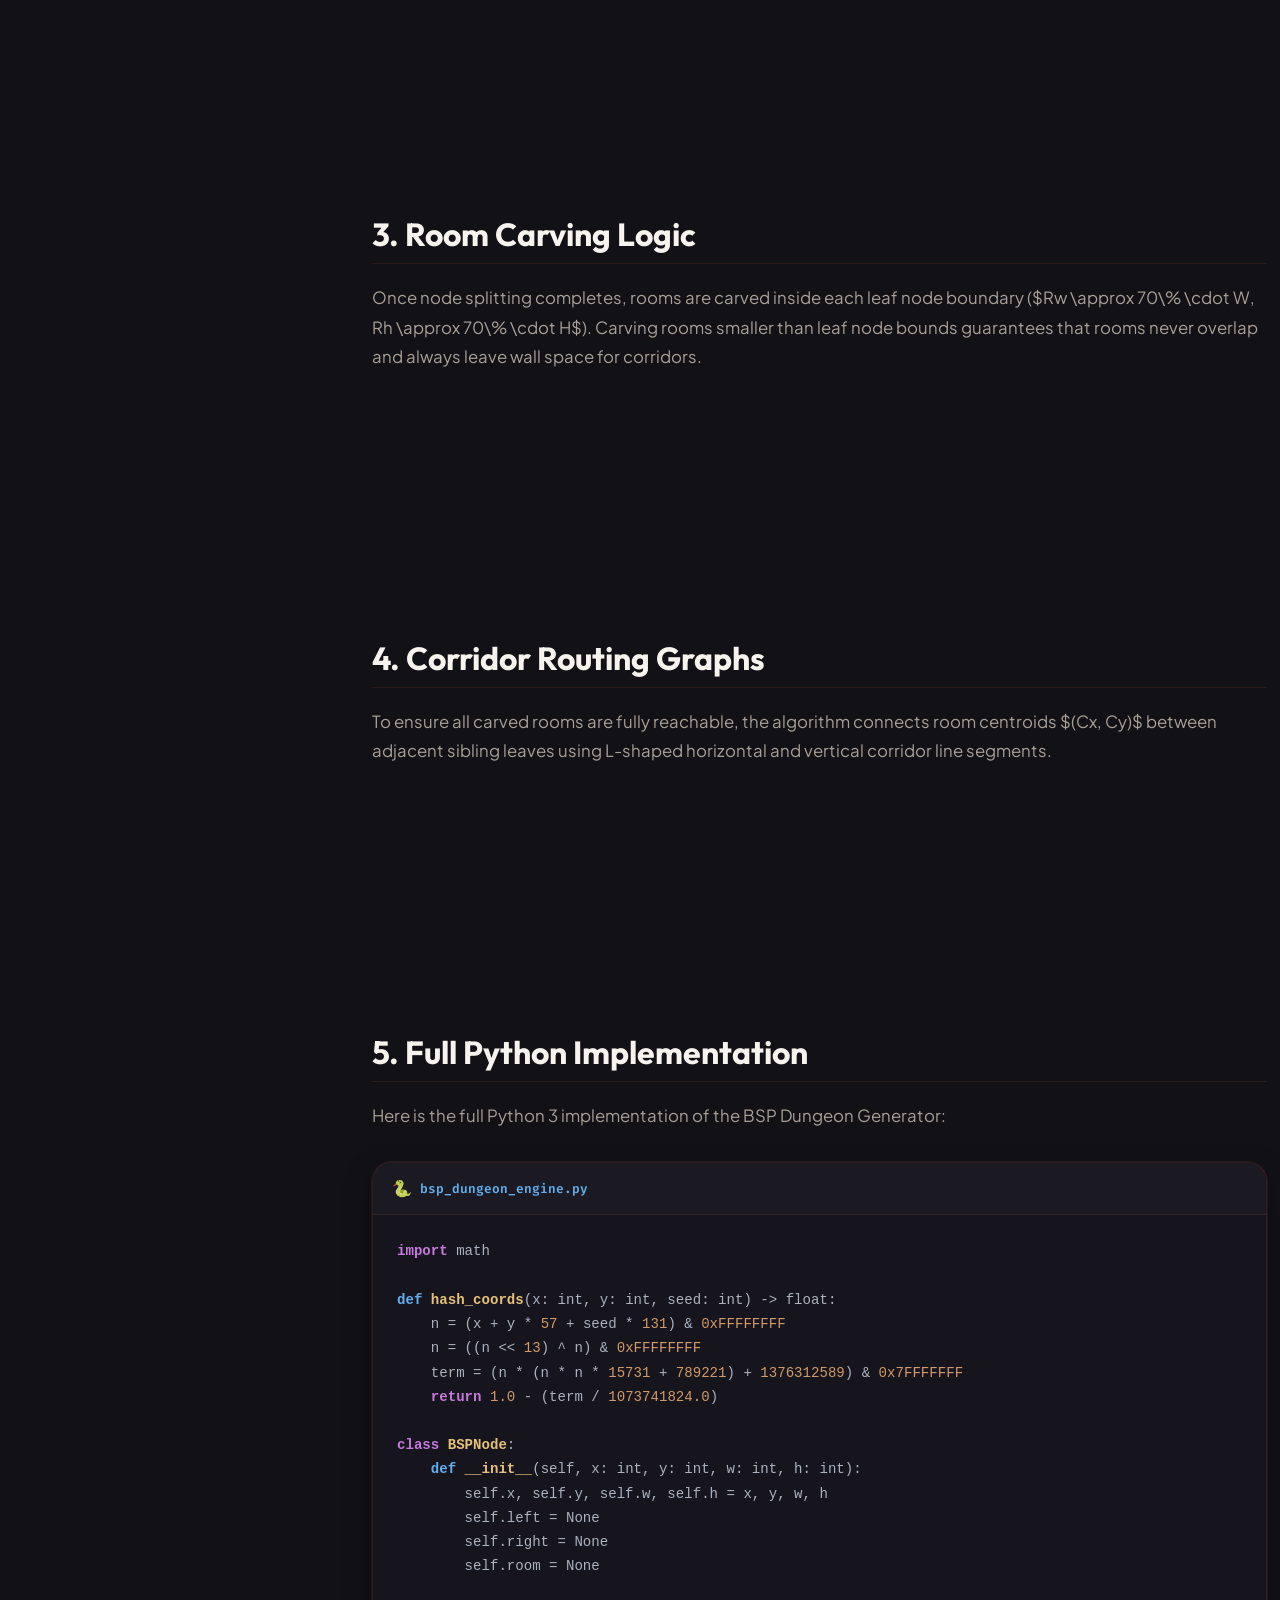
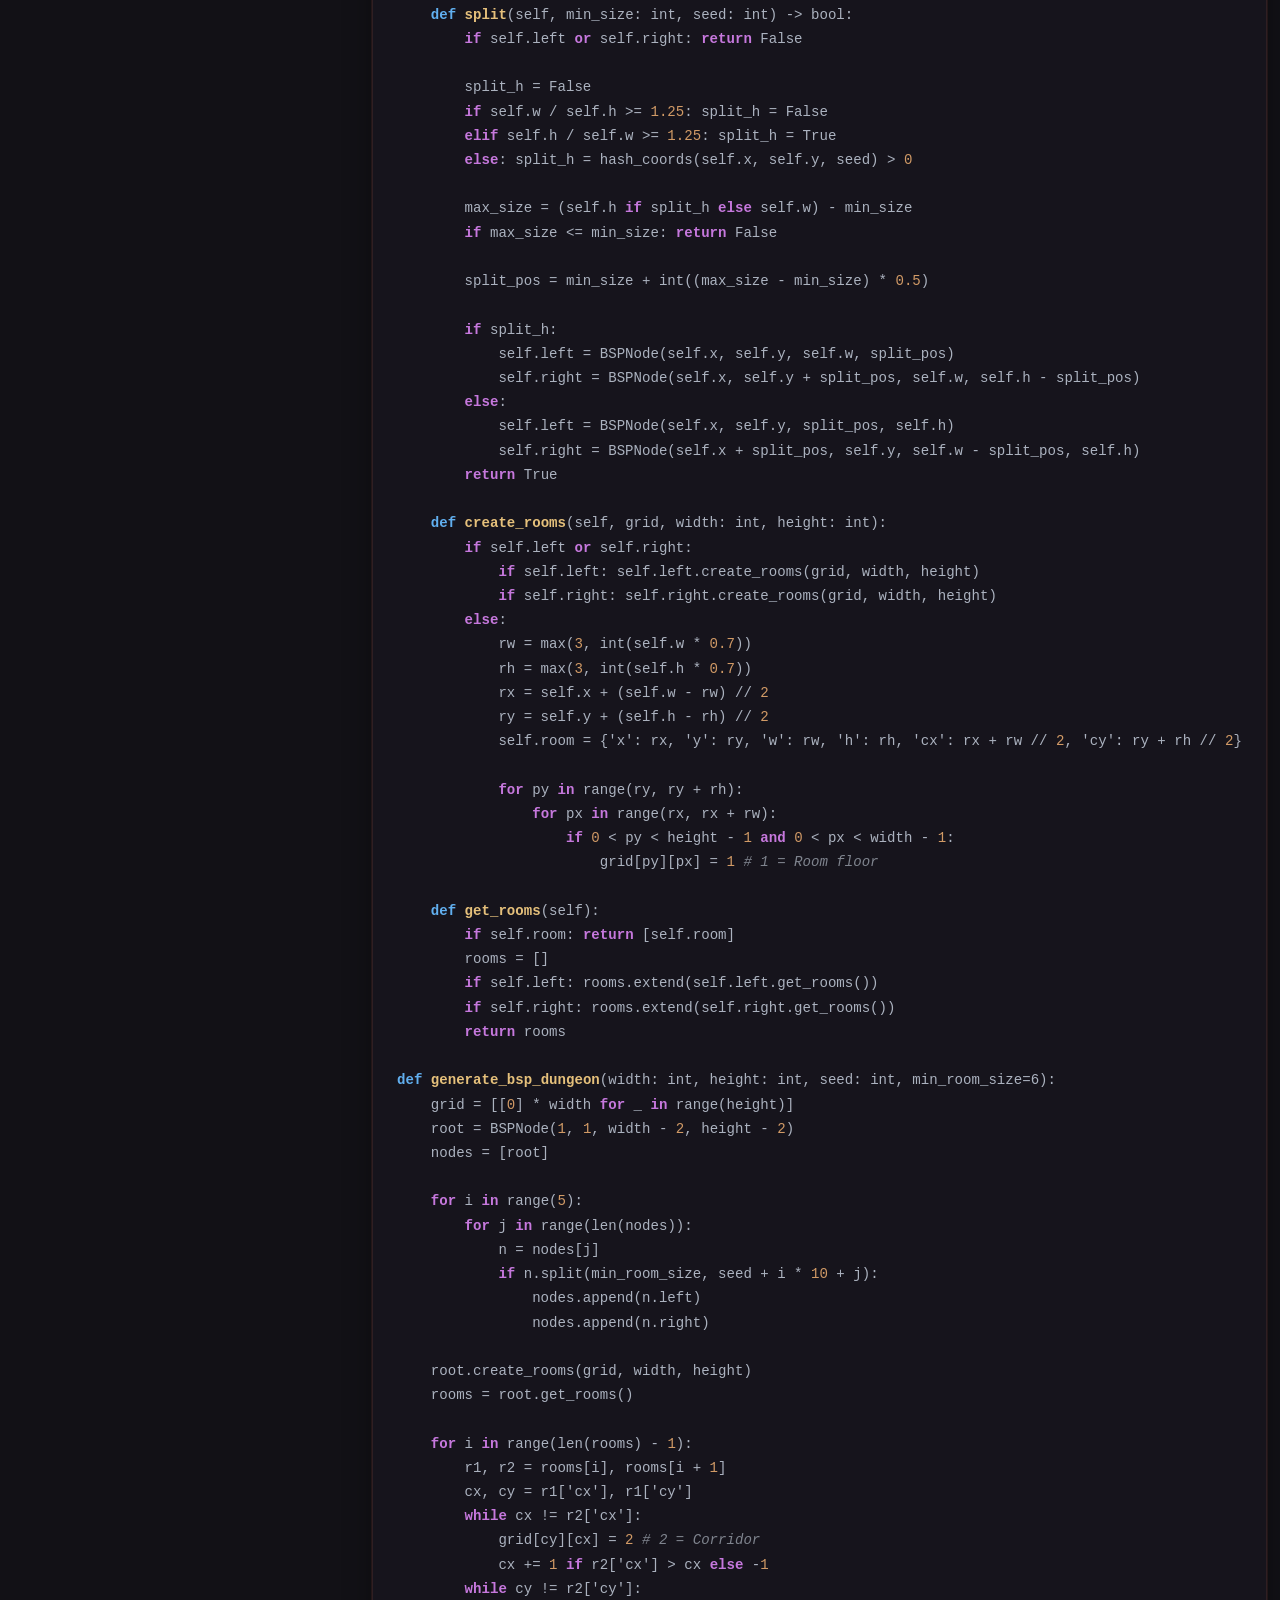
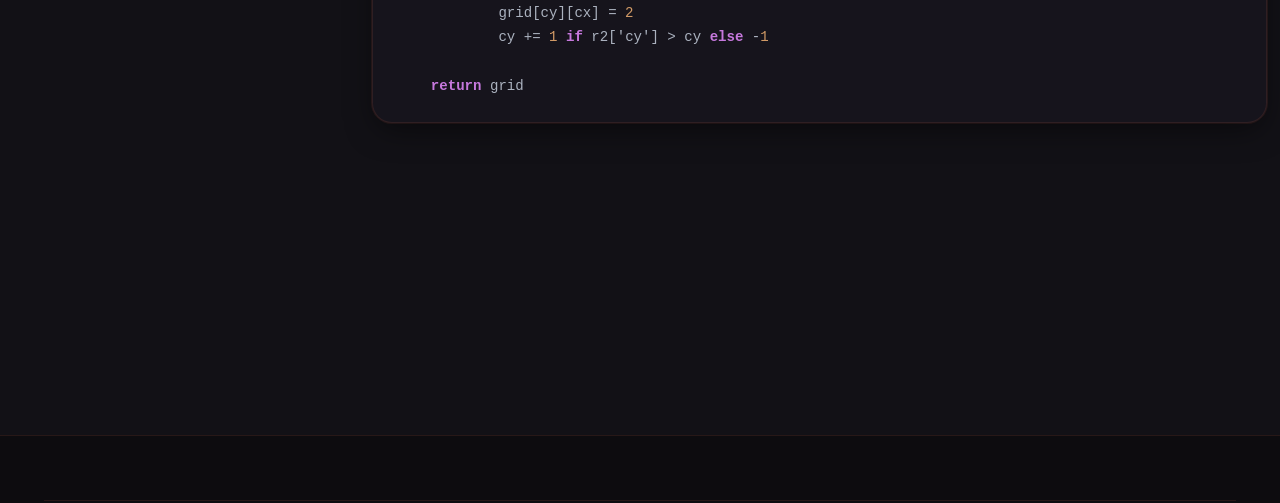
<file: bsp.html>
<!DOCTYPE html>
<html lang="en">
<head>
  <meta charset="UTF-8">
  <meta name="viewport" content="width=device-width, initial-scale=1.0">
  <meta name="description" content="In-depth guide on Binary Space Partitioning (BSP) tree dungeon generation algorithm in Python.">
  <title>Binary Space Partitioning (BSP) — MapGen Engine Docs</title>
  <link rel="stylesheet" href="styles.css">
</head>
<body>

  <!-- Header / Navigation -->
  <header class="site-header">
    <div class="container">
      <div class="header-inner">
        <a href="index.html" class="brand-logo">
          <div class="brand-icon">M</div>
          <span>MapGen <span class="text-gradient-warm">Engine</span></span>
        </a>

        <nav class="nav-links">
          <a href="index.html">Home</a>

          <div class="nav-dropdown">
            <div class="nav-dropdown-trigger">
              <span>Algorithms</span>
              <span class="dropdown-arrow">▼</span>
            </div>
            <div class="nav-dropdown-menu">
              <a href="perlin.html"><span>Perlin / Smooth Noise</span> <span class="tag">Terrain</span></a>
              <a href="cellular.html"><span>Cellular Automata</span> <span class="tag">Caves</span></a>
              <a href="bsp.html"><span>Binary Space Partition</span> <span class="tag">Dungeons</span></a>
            </div>
          </div>

          <div class="nav-dropdown">
            <div class="nav-dropdown-trigger">
              <span>Data Structures</span>
              <span class="dropdown-arrow">▼</span>
            </div>
            <div class="nav-dropdown-menu">
              <a href="spatial-grid.html"><span>2D Spatial Grid</span> <span class="tag">Matrix</span></a>
              <a href="bsp-tree.html"><span>BSP Binary Tree</span> <span class="tag">Tree</span></a>
              <a href="moore-neighborhood.html"><span>Moore Neighborhood</span> <span class="tag">Kernel</span></a>
              <a href="spatial-hash.html"><span>Spatial Bitwise Hash</span> <span class="tag">PRNG</span></a>
            </div>
          </div>

          <a href="index.html#sandbox">Live Sandbox</a>
        </nav>

        <a href="index.html#sandbox" class="btn btn-primary btn-sm">Try in Sandbox</a>
      </div>
    </div>
  </header>

  <!-- Subpage Hero -->
  <section class="subpage-hero">
    <div class="container">
      <div class="nav-breadcrumbs">
        <a href="index.html">Home</a> <span>/</span>
        <a href="#">Algorithms</a> <span>/</span>
        <span style="color: var(--accent-secondary);">Binary Space Partitioning</span>
      </div>

      <div class="badge"><span class="badge-dot"></span> Dungeon Floorplan Generator</div>
      <h1>Binary Space Partitioning (BSP)</h1>
      <p class="lead">
        Recursively bisects rectangular map bounds into a hierarchical binary tree, carving room chambers inside leaf node boundaries and linking sibling centroids using L-shaped corridor graphs.
      </p>

      <div class="algo-meta-grid">
        <div class="meta-item">
          <label>Tree Depth</label>
          <span>O(log N)</span>
        </div>
        <div class="meta-item">
          <label>Space Complexity</label>
          <span>O(W × H)</span>
        </div>
        <div class="meta-item">
          <label>Data Structure</label>
          <span>BSP Tree Nodes</span>
        </div>
        <div class="meta-item">
          <label>Corridor Graph</label>
          <span>Centroid Paths</span>
        </div>
      </div>
    </div>
  </section>

  <!-- Subpage Main Content -->
  <div class="container">
    <div class="subpage-grid">
      <!-- Sidebar TOC -->
      <aside class="subpage-sidebar">
        <div class="toc-card">
          <h4>Table of Contents</h4>
          <ul>
            <li><a href="#overview">1. Algorithmic Overview</a></li>
            <li><a href="#tree-bisection">2. Spatial Tree Bisection</a></li>
            <li><a href="#room-carving">3. Room Carving Logic</a></li>
            <li><a href="#corridors">4. Corridor Routing Graphs</a></li>
            <li><a href="#python-code">5. Full Python Implementation</a></li>
          </ul>
        </div>
      </aside>

      <!-- Article Body -->
      <main class="article-body">
        <section id="overview" class="doc-block">
          <h2>1. Algorithmic Overview</h2>
          <p>
            Binary Space Partitioning (BSP) is a classic spatial subdivision algorithm widely used in game engines (such as Doom and Quake) for level geometry, collision detection, and dungeon floorplan synthesis.
          </p>
          <p>
            Starting with a root rectangle covering the full map area, BSP recursively splits sub-regions either horizontally or vertically into binary child nodes until a minimum room size constraint is met.
          </p>
        </section>

        <section id="tree-bisection" class="doc-block">
          <h2>2. Spatial Tree Bisection</h2>
          <p>The bisection decision evaluates node aspect ratios to maintain balanced room proportions:</p>

          <div class="math-callout">
            <div class="math-title">Split Axis Selection Rule</div>
            <div class="math-formula">
              SplitDirection = 
              \begin{cases} 
              \text{Horizontal} & \text{if } \frac{H}{W} \ge 1.25 \\ 
              \text{Vertical} & \text{if } \frac{W}{H} \ge 1.25 \\ 
              \text{Random Seed Choice} & \text{otherwise} 
              \end{cases}
            </div>
          </div>
        </section>

        <section id="room-carving" class="doc-block">
          <h2>3. Room Carving Logic</h2>
          <p>
            Once node splitting completes, rooms are carved inside each leaf node boundary ($Rw \approx 70\% \cdot W, Rh \approx 70\% \cdot H$). Carving rooms smaller than leaf node bounds guarantees that rooms never overlap and always leave wall space for corridors.
          </p>
        </section>

        <section id="corridors" class="doc-block">
          <h2>4. Corridor Routing Graphs</h2>
          <p>
            To ensure all carved rooms are fully reachable, the algorithm connects room centroids $(Cx, Cy)$ between adjacent sibling leaves using L-shaped horizontal and vertical corridor line segments.
          </p>
        </section>

        <section id="python-code" class="doc-block">
          <h2>5. Full Python Implementation</h2>
          <p>Here is the full Python 3 implementation of the BSP Dungeon Generator:</p>

          <div class="python-code-box">
            <div class="code-header">
              <span class="code-lang-badge">bsp_dungeon_engine.py</span>
            </div>
            <pre><code><span class="py-keyword">import</span> math

<span class="py-def">def</span> <span class="py-class">hash_coords</span>(x: int, y: int, seed: int) -> float:
    n = (x + y * <span class="py-num">57</span> + seed * <span class="py-num">131</span>) & <span class="py-num">0xFFFFFFFF</span>
    n = ((n << <span class="py-num">13</span>) ^ n) & <span class="py-num">0xFFFFFFFF</span>
    term = (n * (n * n * <span class="py-num">15731</span> + <span class="py-num">789221</span>) + <span class="py-num">1376312589</span>) & <span class="py-num">0x7FFFFFFF</span>
    <span class="py-keyword">return</span> <span class="py-num">1.0</span> - (term / <span class="py-num">1073741824.0</span>)

<span class="py-keyword">class</span> <span class="py-class">BSPNode</span>:
    <span class="py-def">def</span> <span class="py-class">__init__</span>(self, x: int, y: int, w: int, h: int):
        self.x, self.y, self.w, self.h = x, y, w, h
        self.left = None
        self.right = None
        self.room = None

    <span class="py-def">def</span> <span class="py-class">split</span>(self, min_size: int, seed: int) -> bool:
        <span class="py-keyword">if</span> self.left <span class="py-keyword">or</span> self.right: <span class="py-keyword">return</span> False

        split_h = False
        <span class="py-keyword">if</span> self.w / self.h >= <span class="py-num">1.25</span>: split_h = False
        <span class="py-keyword">elif</span> self.h / self.w >= <span class="py-num">1.25</span>: split_h = True
        <span class="py-keyword">else</span>: split_h = hash_coords(self.x, self.y, seed) > <span class="py-num">0</span>

        max_size = (self.h <span class="py-keyword">if</span> split_h <span class="py-keyword">else</span> self.w) - min_size
        <span class="py-keyword">if</span> max_size <= min_size: <span class="py-keyword">return</span> False

        split_pos = min_size + int((max_size - min_size) * <span class="py-num">0.5</span>)

        <span class="py-keyword">if</span> split_h:
            self.left = BSPNode(self.x, self.y, self.w, split_pos)
            self.right = BSPNode(self.x, self.y + split_pos, self.w, self.h - split_pos)
        <span class="py-keyword">else</span>:
            self.left = BSPNode(self.x, self.y, split_pos, self.h)
            self.right = BSPNode(self.x + split_pos, self.y, self.w - split_pos, self.h)
        <span class="py-keyword">return</span> True

    <span class="py-def">def</span> <span class="py-class">create_rooms</span>(self, grid, width: int, height: int):
        <span class="py-keyword">if</span> self.left <span class="py-keyword">or</span> self.right:
            <span class="py-keyword">if</span> self.left: self.left.create_rooms(grid, width, height)
            <span class="py-keyword">if</span> self.right: self.right.create_rooms(grid, width, height)
        <span class="py-keyword">else</span>:
            rw = max(<span class="py-num">3</span>, int(self.w * <span class="py-num">0.7</span>))
            rh = max(<span class="py-num">3</span>, int(self.h * <span class="py-num">0.7</span>))
            rx = self.x + (self.w - rw) // <span class="py-num">2</span>
            ry = self.y + (self.h - rh) // <span class="py-num">2</span>
            self.room = {'x': rx, 'y': ry, 'w': rw, 'h': rh, 'cx': rx + rw // <span class="py-num">2</span>, 'cy': ry + rh // <span class="py-num">2</span>}

            <span class="py-keyword">for</span> py <span class="py-keyword">in</span> range(ry, ry + rh):
                <span class="py-keyword">for</span> px <span class="py-keyword">in</span> range(rx, rx + rw):
                    <span class="py-keyword">if</span> <span class="py-num">0</span> < py < height - <span class="py-num">1</span> <span class="py-keyword">and</span> <span class="py-num">0</span> < px < width - <span class="py-num">1</span>:
                        grid[py][px] = <span class="py-num">1</span> <span class="py-comment"># 1 = Room floor</span>

    <span class="py-def">def</span> <span class="py-class">get_rooms</span>(self):
        <span class="py-keyword">if</span> self.room: <span class="py-keyword">return</span> [self.room]
        rooms = []
        <span class="py-keyword">if</span> self.left: rooms.extend(self.left.get_rooms())
        <span class="py-keyword">if</span> self.right: rooms.extend(self.right.get_rooms())
        <span class="py-keyword">return</span> rooms

<span class="py-def">def</span> <span class="py-class">generate_bsp_dungeon</span>(width: int, height: int, seed: int, min_room_size=6):
    grid = [[<span class="py-num">0</span>] * width <span class="py-keyword">for</span> _ <span class="py-keyword">in</span> range(height)]
    root = BSPNode(<span class="py-num">1</span>, <span class="py-num">1</span>, width - <span class="py-num">2</span>, height - <span class="py-num">2</span>)
    nodes = [root]

    <span class="py-keyword">for</span> i <span class="py-keyword">in</span> range(<span class="py-num">5</span>):
        <span class="py-keyword">for</span> j <span class="py-keyword">in</span> range(len(nodes)):
            n = nodes[j]
            <span class="py-keyword">if</span> n.split(min_room_size, seed + i * <span class="py-num">10</span> + j):
                nodes.append(n.left)
                nodes.append(n.right)

    root.create_rooms(grid, width, height)
    rooms = root.get_rooms()

    <span class="py-keyword">for</span> i <span class="py-keyword">in</span> range(len(rooms) - <span class="py-num">1</span>):
        r1, r2 = rooms[i], rooms[i + <span class="py-num">1</span>]
        cx, cy = r1['cx'], r1['cy']
        <span class="py-keyword">while</span> cx != r2['cx']:
            grid[cy][cx] = <span class="py-num">2</span> <span class="py-comment"># 2 = Corridor</span>
            cx += <span class="py-num">1</span> <span class="py-keyword">if</span> r2['cx'] > cx <span class="py-keyword">else</span> -<span class="py-num">1</span>
        <span class="py-keyword">while</span> cy != r2['cy']:
            grid[cy][cx] = <span class="py-num">2</span>
            cy += <span class="py-num">1</span> <span class="py-keyword">if</span> r2['cy'] > cy <span class="py-keyword">else</span> -<span class="py-num">1</span>

    <span class="py-keyword">return</span> grid</code></pre>
          </div>
        </section>
      </main>
    </div>
  </div>

  <!-- Footer -->
  <footer class="site-footer">
    <div class="container">
      <div class="footer-bottom">
        <p>&copy; 2026 MapGen Engine. Built with Python 3, NumPy, Pillow, and Modern Web Standards.</p>
      </div>
    </div>
  </footer>

</body>
</html>
</file>
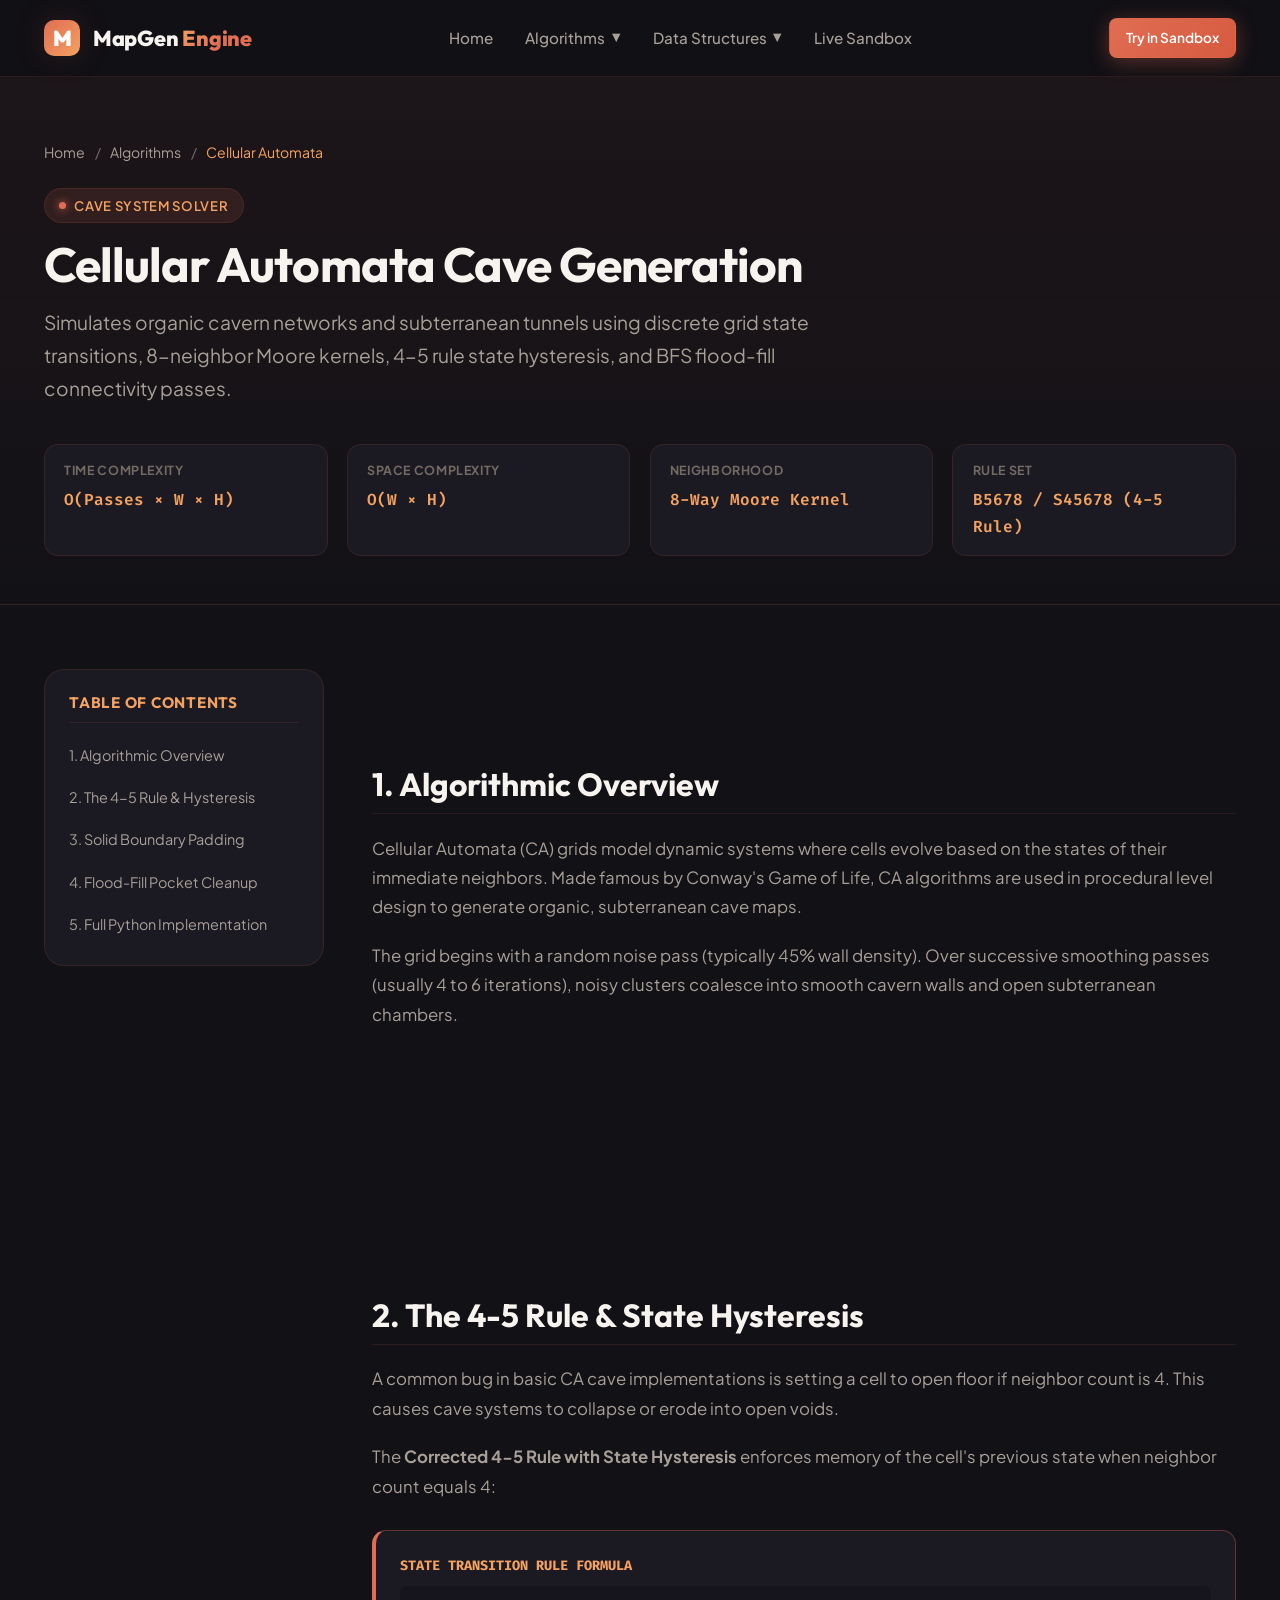
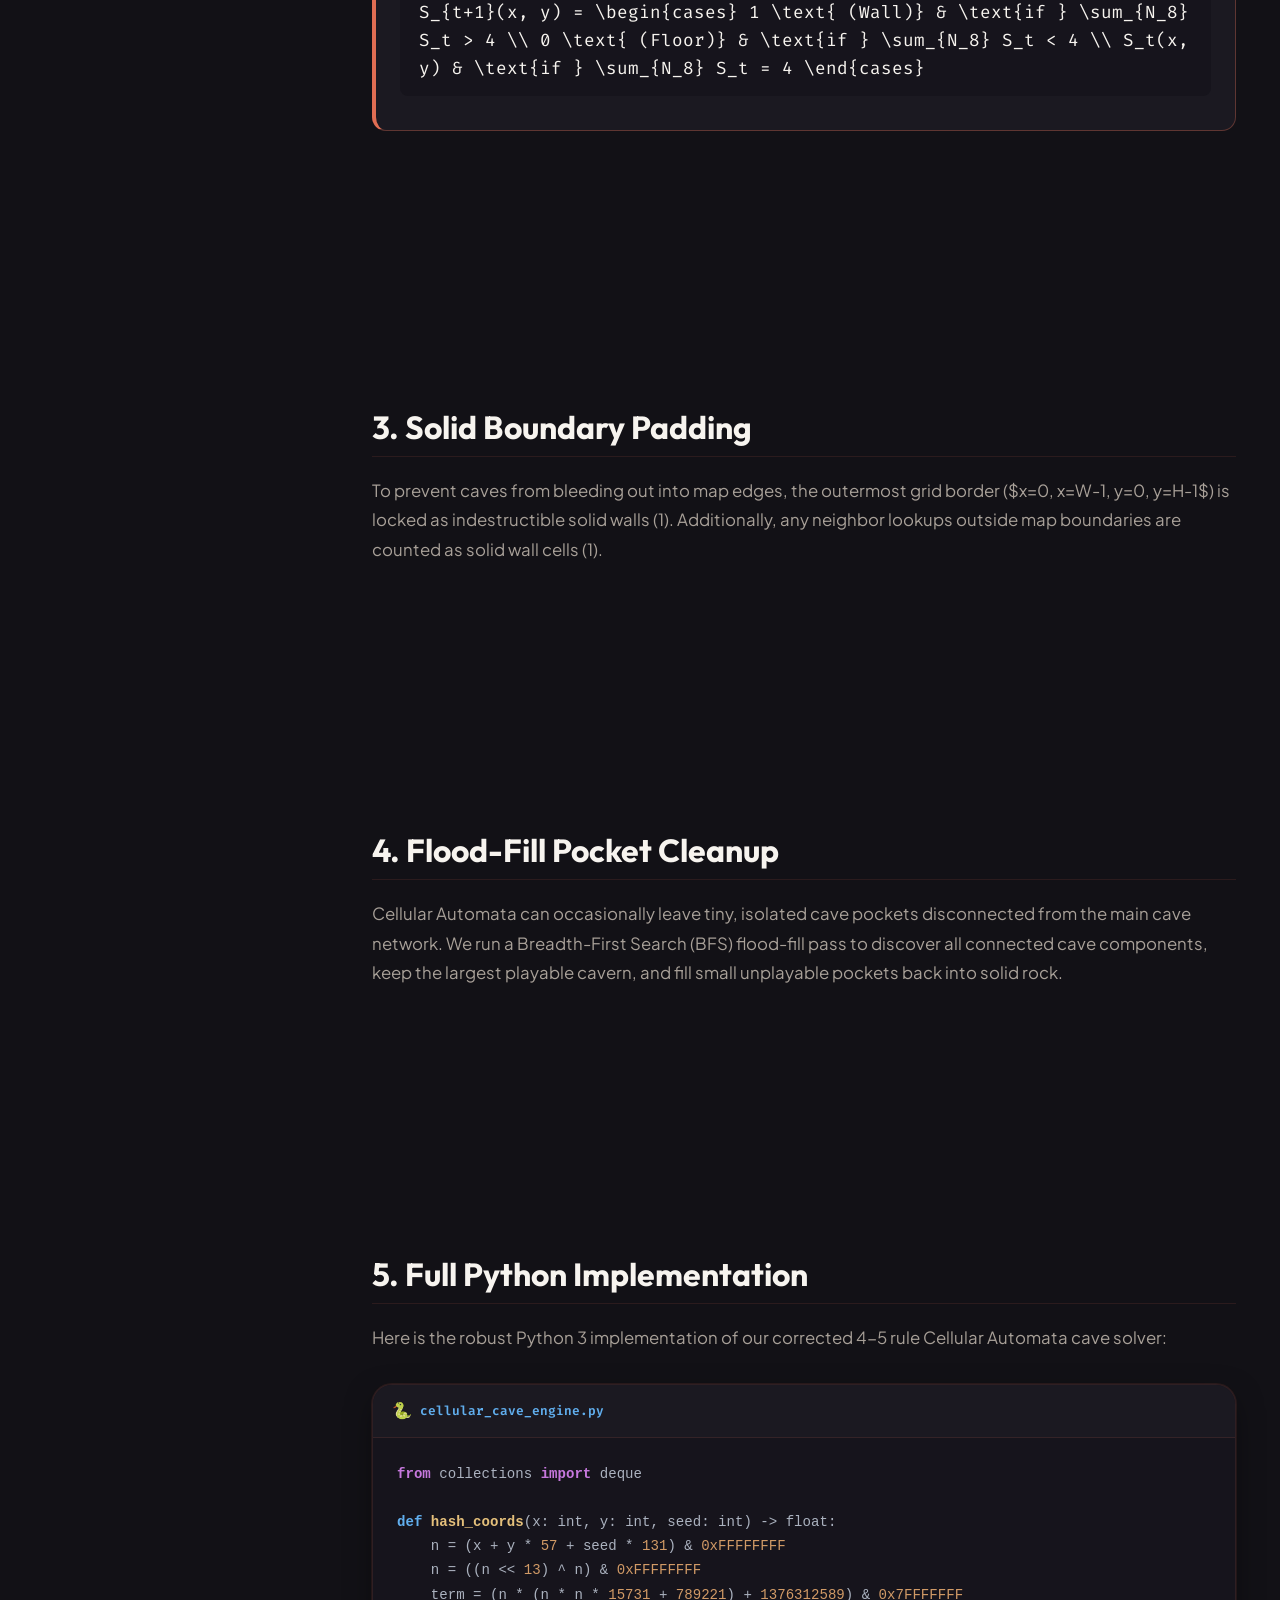
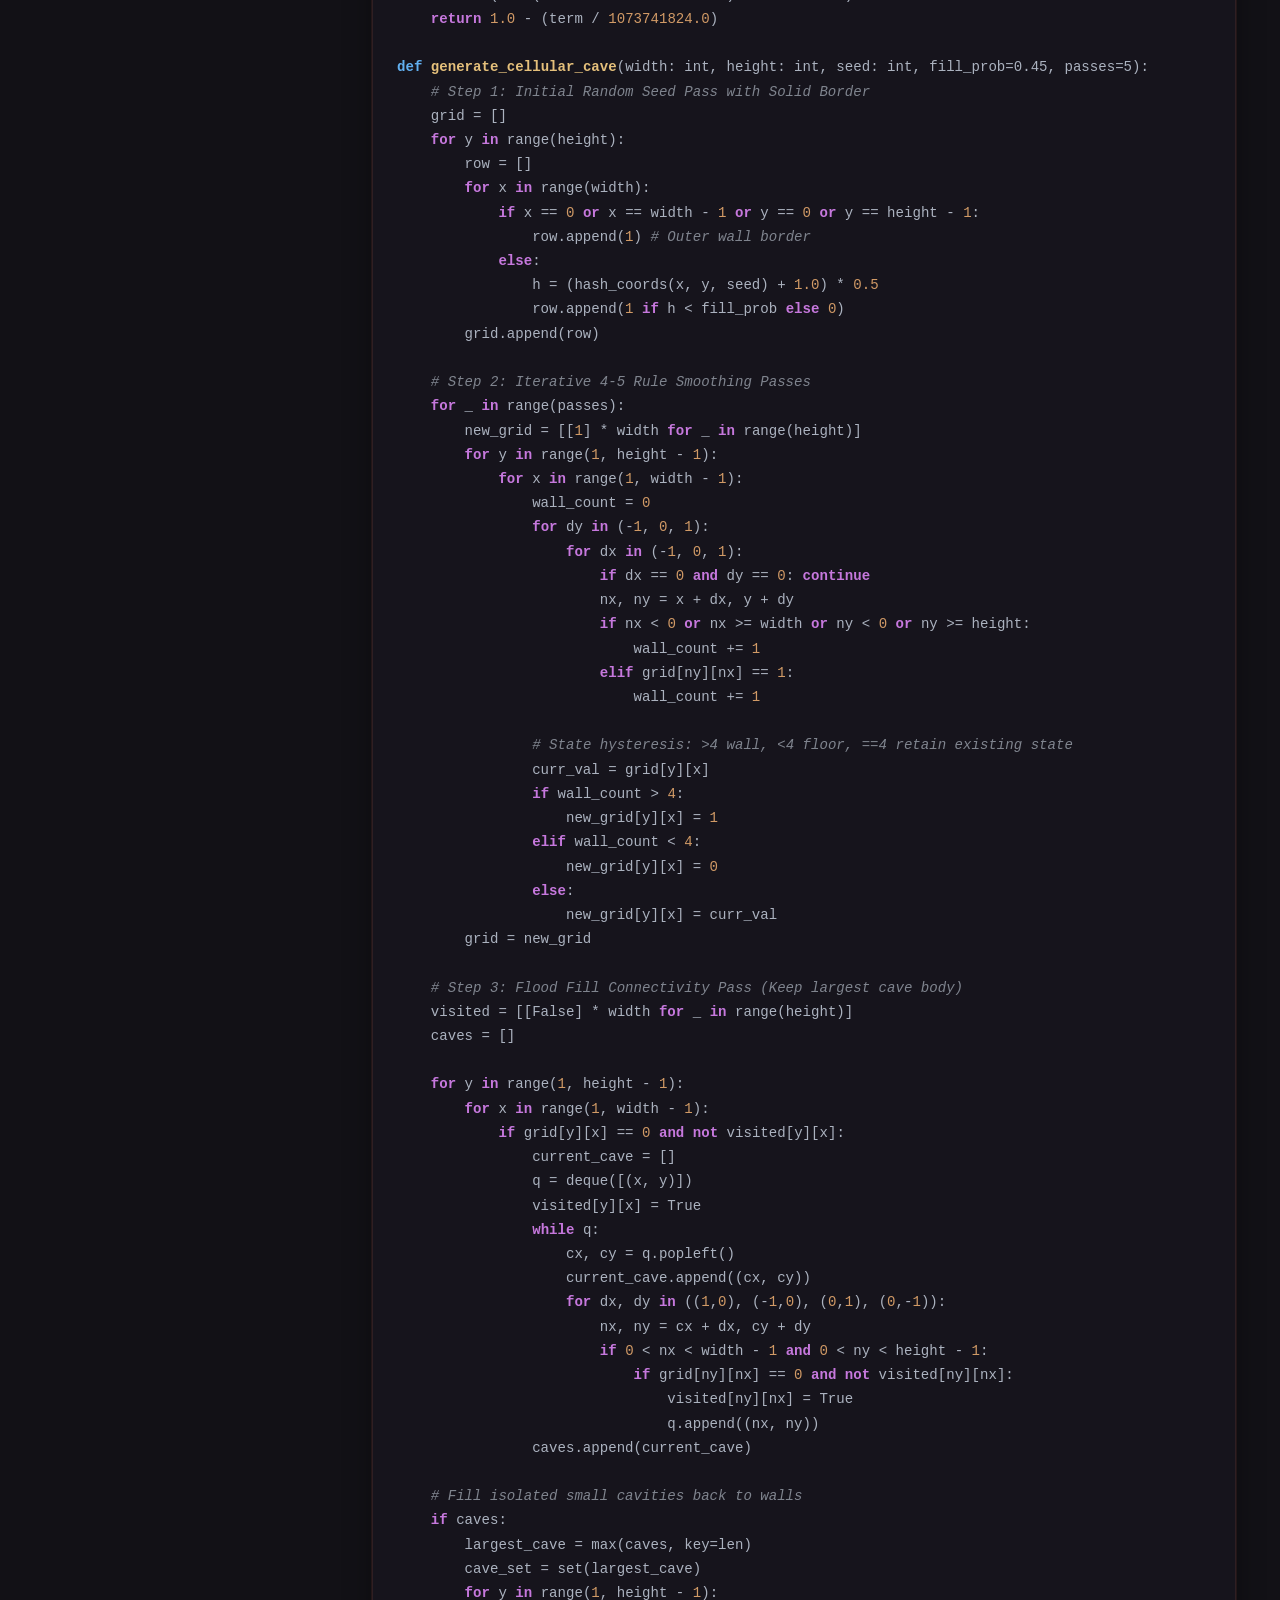
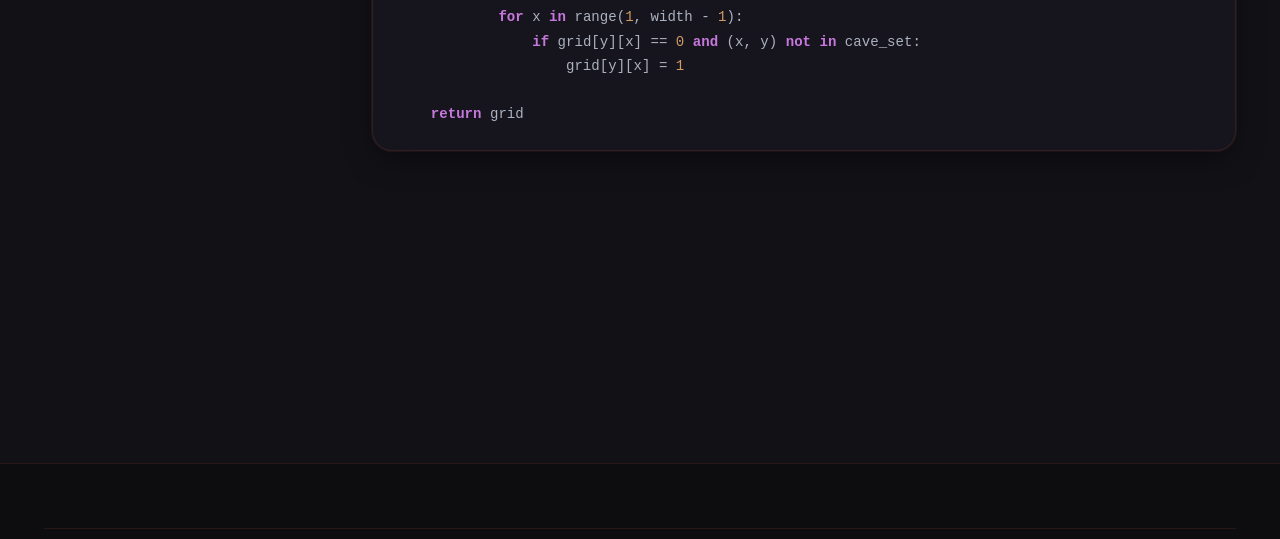
<file: cellular.html>
<!DOCTYPE html>
<html lang="en">
<head>
  <meta charset="UTF-8">
  <meta name="viewport" content="width=device-width, initial-scale=1.0">
  <meta name="description" content="In-depth guide on Cellular Automata cave generation algorithm in Python using 4-5 transition rule with hysteresis and flood-fill cavity cleanup.">
  <title>Cellular Automata Caves — MapGen Engine Docs</title>
  <link rel="stylesheet" href="styles.css">
</head>
<body>

  <!-- Header / Navigation -->
  <header class="site-header">
    <div class="container">
      <div class="header-inner">
        <a href="index.html" class="brand-logo">
          <div class="brand-icon">M</div>
          <span>MapGen <span class="text-gradient-warm">Engine</span></span>
        </a>

        <nav class="nav-links">
          <a href="index.html">Home</a>

          <div class="nav-dropdown">
            <div class="nav-dropdown-trigger">
              <span>Algorithms</span>
              <span class="dropdown-arrow">▼</span>
            </div>
            <div class="nav-dropdown-menu">
              <a href="perlin.html"><span>Perlin / Smooth Noise</span> <span class="tag">Terrain</span></a>
              <a href="cellular.html"><span>Cellular Automata</span> <span class="tag">Caves</span></a>
              <a href="bsp.html"><span>Binary Space Partition</span> <span class="tag">Dungeons</span></a>
            </div>
          </div>

          <div class="nav-dropdown">
            <div class="nav-dropdown-trigger">
              <span>Data Structures</span>
              <span class="dropdown-arrow">▼</span>
            </div>
            <div class="nav-dropdown-menu">
              <a href="spatial-grid.html"><span>2D Spatial Grid</span> <span class="tag">Matrix</span></a>
              <a href="bsp-tree.html"><span>BSP Binary Tree</span> <span class="tag">Tree</span></a>
              <a href="moore-neighborhood.html"><span>Moore Neighborhood</span> <span class="tag">Kernel</span></a>
              <a href="spatial-hash.html"><span>Spatial Bitwise Hash</span> <span class="tag">PRNG</span></a>
            </div>
          </div>

          <a href="index.html#sandbox">Live Sandbox</a>
        </nav>

        <a href="index.html#sandbox" class="btn btn-primary btn-sm">Try in Sandbox</a>
      </div>
    </div>
  </header>

  <!-- Subpage Hero -->
  <section class="subpage-hero">
    <div class="container">
      <div class="nav-breadcrumbs">
        <a href="index.html">Home</a> <span>/</span>
        <a href="#">Algorithms</a> <span>/</span>
        <span style="color: var(--accent-secondary);">Cellular Automata</span>
      </div>

      <div class="badge"><span class="badge-dot"></span> Cave System Solver</div>
      <h1>Cellular Automata Cave Generation</h1>
      <p class="lead">
        Simulates organic cavern networks and subterranean tunnels using discrete grid state transitions, 8-neighbor Moore kernels, 4-5 rule state hysteresis, and BFS flood-fill connectivity passes.
      </p>

      <div class="algo-meta-grid">
        <div class="meta-item">
          <label>Time Complexity</label>
          <span>O(Passes × W × H)</span>
        </div>
        <div class="meta-item">
          <label>Space Complexity</label>
          <span>O(W × H)</span>
        </div>
        <div class="meta-item">
          <label>Neighborhood</label>
          <span>8-Way Moore Kernel</span>
        </div>
        <div class="meta-item">
          <label>Rule Set</label>
          <span>B5678 / S45678 (4-5 Rule)</span>
        </div>
      </div>
    </div>
  </section>

  <!-- Subpage Main Content -->
  <div class="container">
    <div class="subpage-grid">
      <!-- Sidebar TOC -->
      <aside class="subpage-sidebar">
        <div class="toc-card">
          <h4>Table of Contents</h4>
          <ul>
            <li><a href="#overview">1. Algorithmic Overview</a></li>
            <li><a href="#rules">2. The 4-5 Rule & Hysteresis</a></li>
            <li><a href="#border">3. Solid Boundary Padding</a></li>
            <li><a href="#floodfill">4. Flood-Fill Pocket Cleanup</a></li>
            <li><a href="#python-code">5. Full Python Implementation</a></li>
          </ul>
        </div>
      </aside>

      <!-- Article Body -->
      <main class="article-body">
        <section id="overview" class="doc-block">
          <h2>1. Algorithmic Overview</h2>
          <p>
            Cellular Automata (CA) grids model dynamic systems where cells evolve based on the states of their immediate neighbors. Made famous by Conway's Game of Life, CA algorithms are used in procedural level design to generate organic, subterranean cave maps.
          </p>
          <p>
            The grid begins with a random noise pass (typically 45% wall density). Over successive smoothing passes (usually 4 to 6 iterations), noisy clusters coalesce into smooth cavern walls and open subterranean chambers.
          </p>
        </section>

        <section id="rules" class="doc-block">
          <h2>2. The 4-5 Rule & State Hysteresis</h2>
          <p>
            A common bug in basic CA cave implementations is setting a cell to open floor if neighbor count is 4. This causes cave systems to collapse or erode into open voids.
          </p>
          <p>
            The <strong>Corrected 4-5 Rule with State Hysteresis</strong> enforces memory of the cell's previous state when neighbor count equals 4:
          </p>

          <div class="math-callout">
            <div class="math-title">State Transition Rule Formula</div>
            <div class="math-formula">
              S_{t+1}(x, y) = 
              \begin{cases} 
              1 \text{ (Wall)} & \text{if } \sum_{N_8} S_t > 4 \\ 
              0 \text{ (Floor)} & \text{if } \sum_{N_8} S_t < 4 \\ 
              S_t(x, y) & \text{if } \sum_{N_8} S_t = 4 
              \end{cases}
            </div>
          </div>
        </section>

        <section id="border" class="doc-block">
          <h2>3. Solid Boundary Padding</h2>
          <p>
            To prevent caves from bleeding out into map edges, the outermost grid border ($x=0, x=W-1, y=0, y=H-1$) is locked as indestructible solid walls (1). Additionally, any neighbor lookups outside map boundaries are counted as solid wall cells (1).
          </p>
        </section>

        <section id="floodfill" class="doc-block">
          <h2>4. Flood-Fill Pocket Cleanup</h2>
          <p>
            Cellular Automata can occasionally leave tiny, isolated cave pockets disconnected from the main cave network. We run a Breadth-First Search (BFS) flood-fill pass to discover all connected cave components, keep the largest playable cavern, and fill small unplayable pockets back into solid rock.
          </p>
        </section>

        <section id="python-code" class="doc-block">
          <h2>5. Full Python Implementation</h2>
          <p>Here is the robust Python 3 implementation of our corrected 4-5 rule Cellular Automata cave solver:</p>

          <div class="python-code-box">
            <div class="code-header">
              <span class="code-lang-badge">cellular_cave_engine.py</span>
            </div>
            <pre><code><span class="py-keyword">from</span> collections <span class="py-keyword">import</span> deque

<span class="py-def">def</span> <span class="py-class">hash_coords</span>(x: int, y: int, seed: int) -> float:
    n = (x + y * <span class="py-num">57</span> + seed * <span class="py-num">131</span>) & <span class="py-num">0xFFFFFFFF</span>
    n = ((n << <span class="py-num">13</span>) ^ n) & <span class="py-num">0xFFFFFFFF</span>
    term = (n * (n * n * <span class="py-num">15731</span> + <span class="py-num">789221</span>) + <span class="py-num">1376312589</span>) & <span class="py-num">0x7FFFFFFF</span>
    <span class="py-keyword">return</span> <span class="py-num">1.0</span> - (term / <span class="py-num">1073741824.0</span>)

<span class="py-def">def</span> <span class="py-class">generate_cellular_cave</span>(width: int, height: int, seed: int, fill_prob=0.45, passes=5):
    <span class="py-comment"># Step 1: Initial Random Seed Pass with Solid Border</span>
    grid = []
    <span class="py-keyword">for</span> y <span class="py-keyword">in</span> range(height):
        row = []
        <span class="py-keyword">for</span> x <span class="py-keyword">in</span> range(width):
            <span class="py-keyword">if</span> x == <span class="py-num">0</span> <span class="py-keyword">or</span> x == width - <span class="py-num">1</span> <span class="py-keyword">or</span> y == <span class="py-num">0</span> <span class="py-keyword">or</span> y == height - <span class="py-num">1</span>:
                row.append(<span class="py-num">1</span>) <span class="py-comment"># Outer wall border</span>
            <span class="py-keyword">else</span>:
                h = (hash_coords(x, y, seed) + <span class="py-num">1.0</span>) * <span class="py-num">0.5</span>
                row.append(<span class="py-num">1</span> <span class="py-keyword">if</span> h < fill_prob <span class="py-keyword">else</span> <span class="py-num">0</span>)
        grid.append(row)

    <span class="py-comment"># Step 2: Iterative 4-5 Rule Smoothing Passes</span>
    <span class="py-keyword">for</span> _ <span class="py-keyword">in</span> range(passes):
        new_grid = [[<span class="py-num">1</span>] * width <span class="py-keyword">for</span> _ <span class="py-keyword">in</span> range(height)]
        <span class="py-keyword">for</span> y <span class="py-keyword">in</span> range(<span class="py-num">1</span>, height - <span class="py-num">1</span>):
            <span class="py-keyword">for</span> x <span class="py-keyword">in</span> range(<span class="py-num">1</span>, width - <span class="py-num">1</span>):
                wall_count = <span class="py-num">0</span>
                <span class="py-keyword">for</span> dy <span class="py-keyword">in</span> (-<span class="py-num">1</span>, <span class="py-num">0</span>, <span class="py-num">1</span>):
                    <span class="py-keyword">for</span> dx <span class="py-keyword">in</span> (-<span class="py-num">1</span>, <span class="py-num">0</span>, <span class="py-num">1</span>):
                        <span class="py-keyword">if</span> dx == <span class="py-num">0</span> <span class="py-keyword">and</span> dy == <span class="py-num">0</span>: <span class="py-keyword">continue</span>
                        nx, ny = x + dx, y + dy
                        <span class="py-keyword">if</span> nx < <span class="py-num">0</span> <span class="py-keyword">or</span> nx >= width <span class="py-keyword">or</span> ny < <span class="py-num">0</span> <span class="py-keyword">or</span> ny >= height:
                            wall_count += <span class="py-num">1</span>
                        <span class="py-keyword">elif</span> grid[ny][nx] == <span class="py-num">1</span>:
                            wall_count += <span class="py-num">1</span>

                <span class="py-comment"># State hysteresis: >4 wall, <4 floor, ==4 retain existing state</span>
                curr_val = grid[y][x]
                <span class="py-keyword">if</span> wall_count > <span class="py-num">4</span>:
                    new_grid[y][x] = <span class="py-num">1</span>
                <span class="py-keyword">elif</span> wall_count < <span class="py-num">4</span>:
                    new_grid[y][x] = <span class="py-num">0</span>
                <span class="py-keyword">else</span>:
                    new_grid[y][x] = curr_val
        grid = new_grid

    <span class="py-comment"># Step 3: Flood Fill Connectivity Pass (Keep largest cave body)</span>
    visited = [[False] * width <span class="py-keyword">for</span> _ <span class="py-keyword">in</span> range(height)]
    caves = []

    <span class="py-keyword">for</span> y <span class="py-keyword">in</span> range(<span class="py-num">1</span>, height - <span class="py-num">1</span>):
        <span class="py-keyword">for</span> x <span class="py-keyword">in</span> range(<span class="py-num">1</span>, width - <span class="py-num">1</span>):
            <span class="py-keyword">if</span> grid[y][x] == <span class="py-num">0</span> <span class="py-keyword">and</span> <span class="py-keyword">not</span> visited[y][x]:
                current_cave = []
                q = deque([(x, y)])
                visited[y][x] = True
                <span class="py-keyword">while</span> q:
                    cx, cy = q.popleft()
                    current_cave.append((cx, cy))
                    <span class="py-keyword">for</span> dx, dy <span class="py-keyword">in</span> ((<span class="py-num">1</span>,<span class="py-num">0</span>), (-<span class="py-num">1</span>,<span class="py-num">0</span>), (<span class="py-num">0</span>,<span class="py-num">1</span>), (<span class="py-num">0</span>,-<span class="py-num">1</span>)):
                        nx, ny = cx + dx, cy + dy
                        <span class="py-keyword">if</span> <span class="py-num">0</span> < nx < width - <span class="py-num">1</span> <span class="py-keyword">and</span> <span class="py-num">0</span> < ny < height - <span class="py-num">1</span>:
                            <span class="py-keyword">if</span> grid[ny][nx] == <span class="py-num">0</span> <span class="py-keyword">and</span> <span class="py-keyword">not</span> visited[ny][nx]:
                                visited[ny][nx] = True
                                q.append((nx, ny))
                caves.append(current_cave)

    <span class="py-comment"># Fill isolated small cavities back to walls</span>
    <span class="py-keyword">if</span> caves:
        largest_cave = max(caves, key=len)
        cave_set = set(largest_cave)
        <span class="py-keyword">for</span> y <span class="py-keyword">in</span> range(<span class="py-num">1</span>, height - <span class="py-num">1</span>):
            <span class="py-keyword">for</span> x <span class="py-keyword">in</span> range(<span class="py-num">1</span>, width - <span class="py-num">1</span>):
                <span class="py-keyword">if</span> grid[y][x] == <span class="py-num">0</span> <span class="py-keyword">and</span> (x, y) <span class="py-keyword">not in</span> cave_set:
                    grid[y][x] = <span class="py-num">1</span>

    <span class="py-keyword">return</span> grid</code></pre>
          </div>
        </section>
      </main>
    </div>
  </div>

  <!-- Footer -->
  <footer class="site-footer">
    <div class="container">
      <div class="footer-bottom">
        <p>&copy; 2026 MapGen Engine. Built with Python 3, NumPy, Pillow, and Modern Web Standards.</p>
      </div>
    </div>
  </footer>

</body>
</html>
</file>
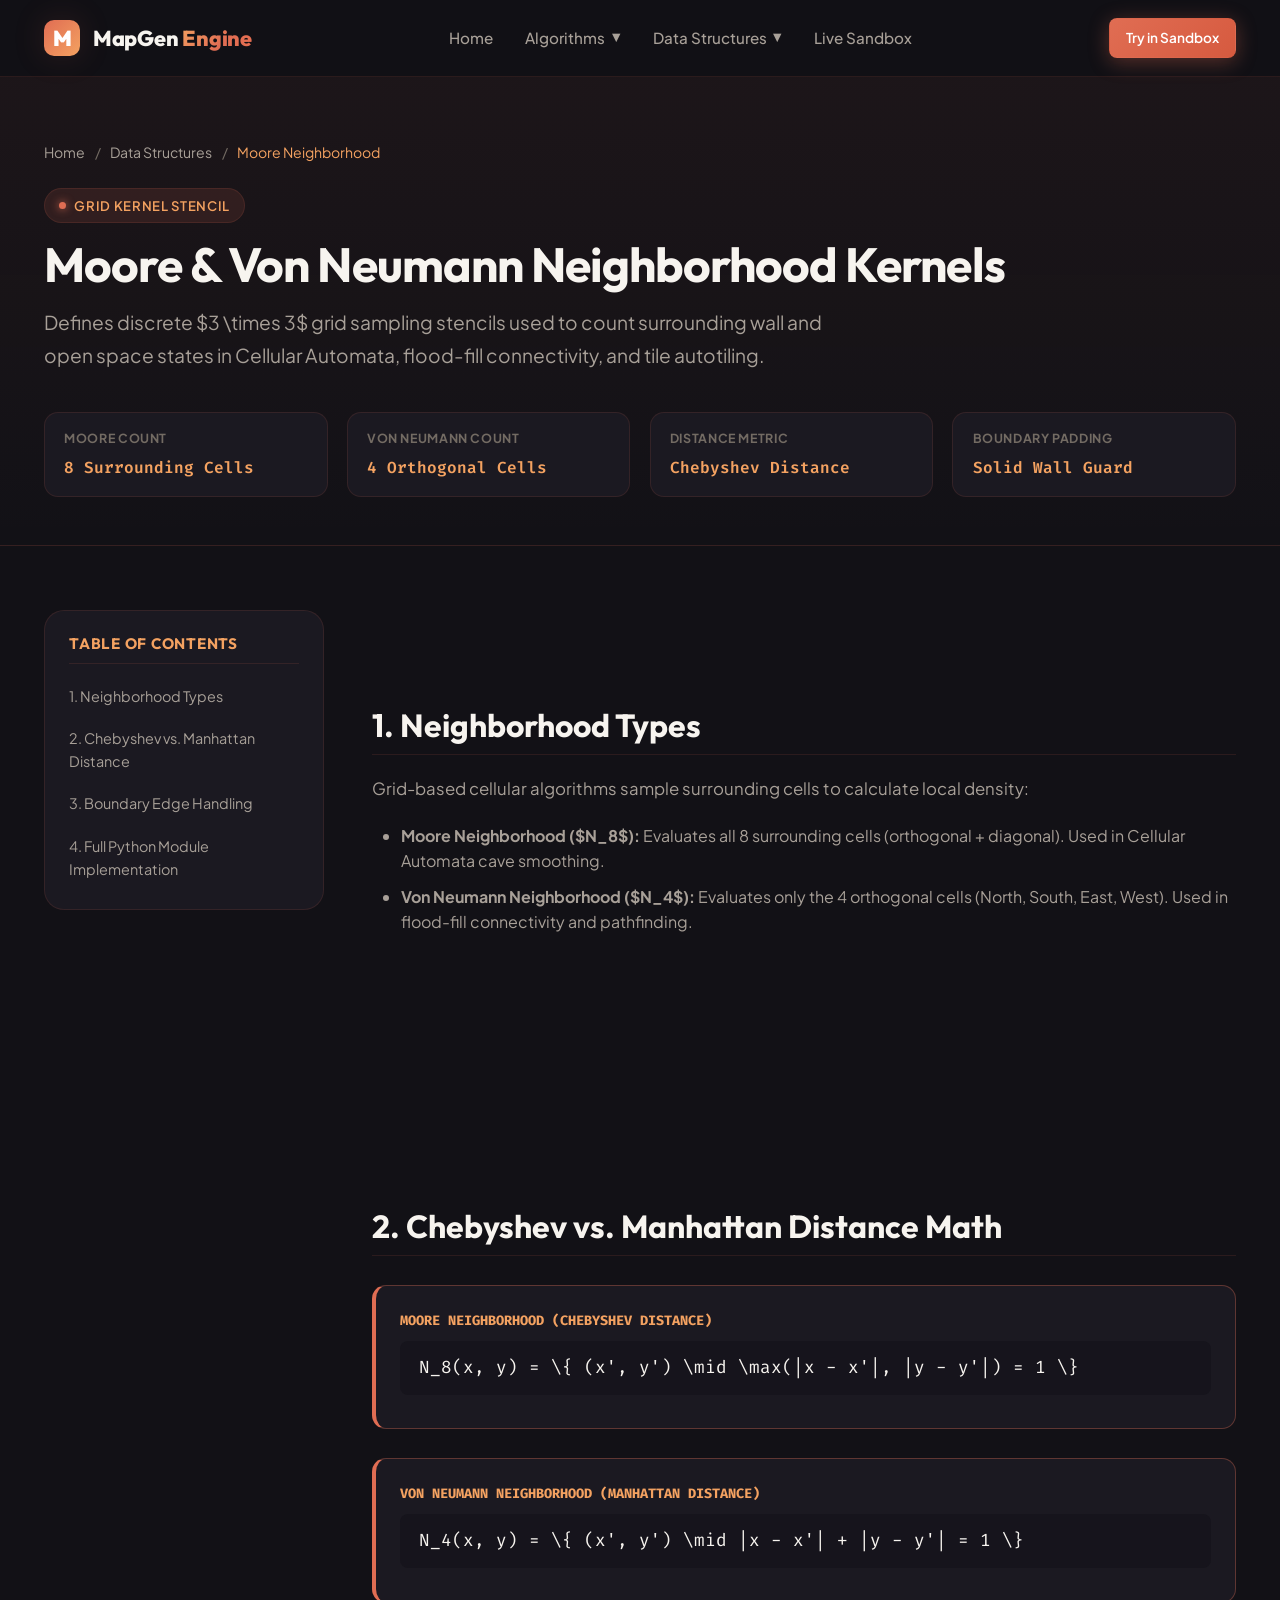
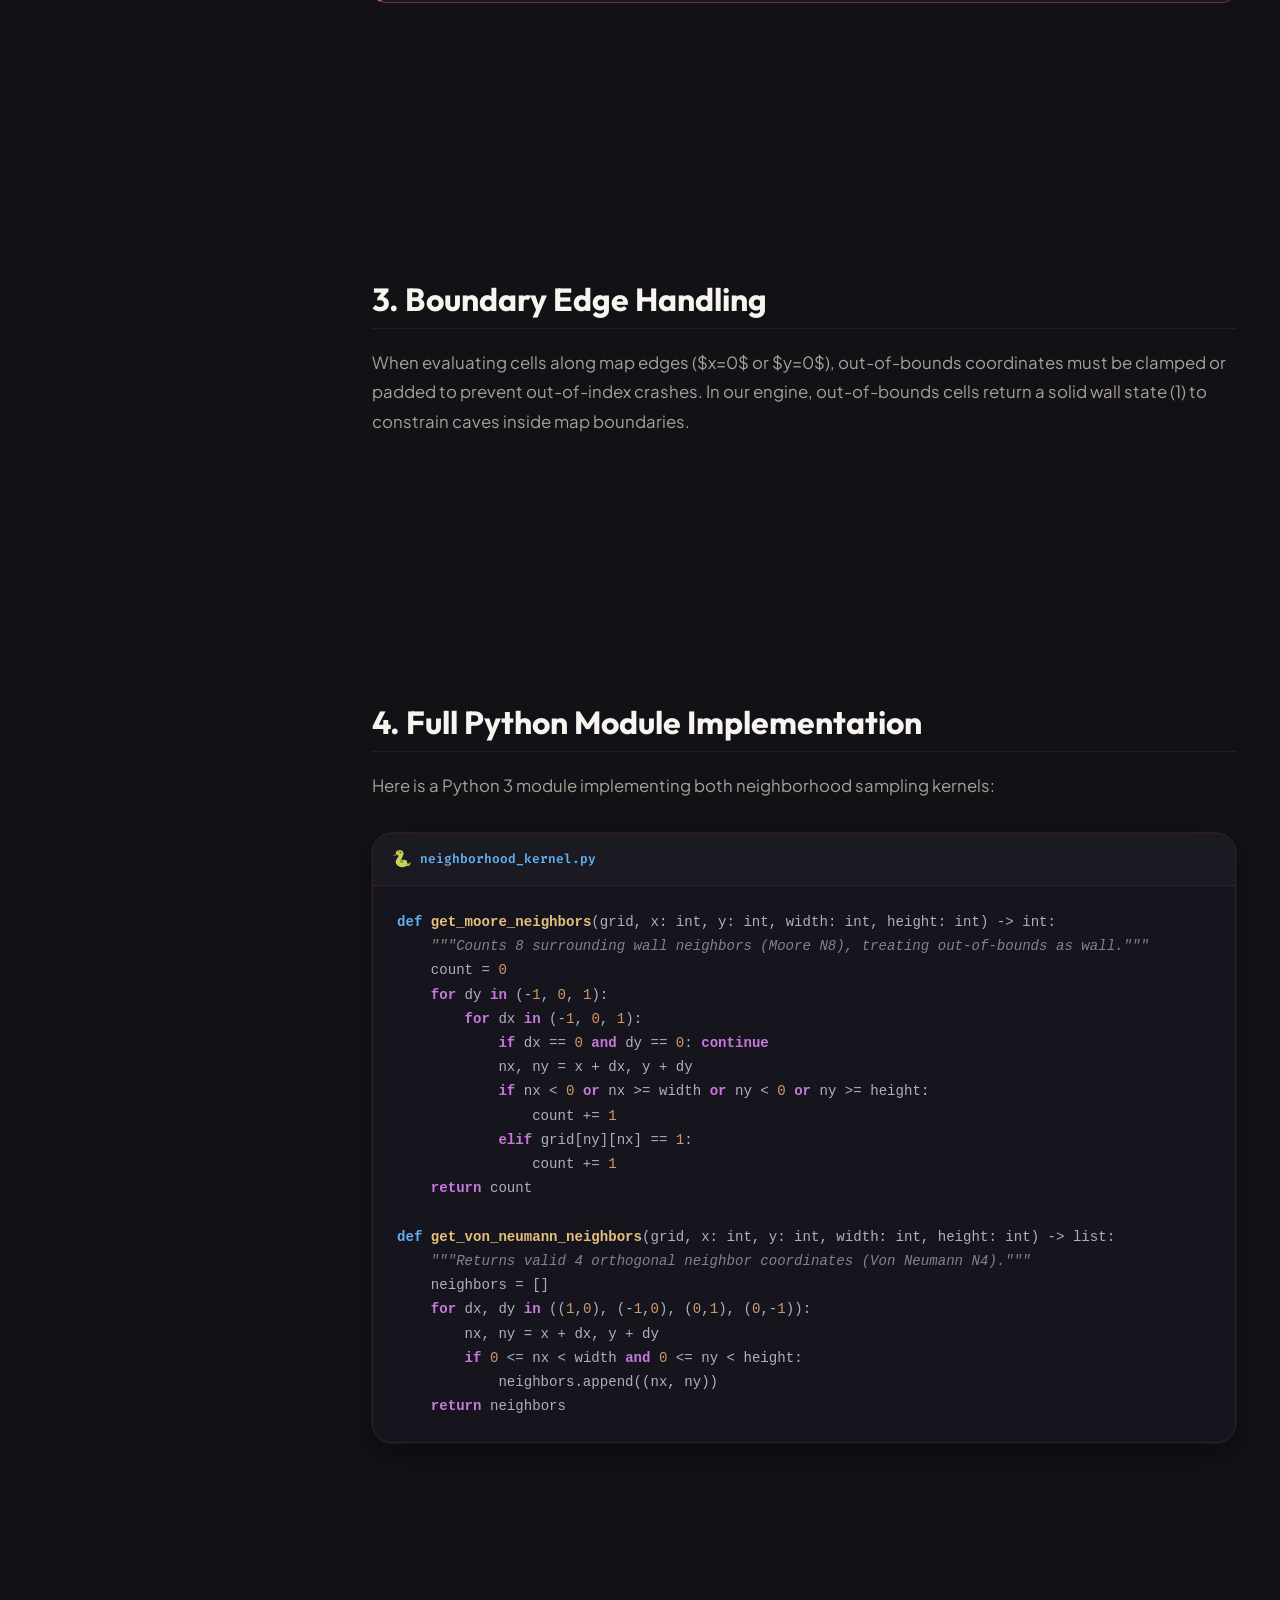
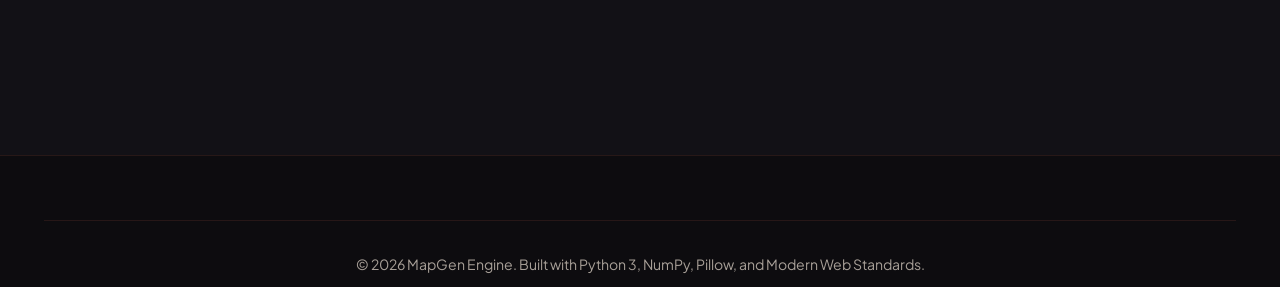
<file: moore-neighborhood.html>
<!DOCTYPE html>
<html lang="en">
<head>
  <meta charset="UTF-8">
  <meta name="viewport" content="width=device-width, initial-scale=1.0">
  <meta name="description" content="In-depth guide on Moore and Von Neumann Neighborhood Stencil Kernels in Python.">
  <title>Moore & Von Neumann Neighborhoods — MapGen Engine Docs</title>
  <link rel="stylesheet" href="styles.css">
</head>
<body>

  <!-- Header / Navigation -->
  <header class="site-header">
    <div class="container">
      <div class="header-inner">
        <a href="index.html" class="brand-logo">
          <div class="brand-icon">M</div>
          <span>MapGen <span class="text-gradient-warm">Engine</span></span>
        </a>

        <nav class="nav-links">
          <a href="index.html">Home</a>

          <div class="nav-dropdown">
            <div class="nav-dropdown-trigger">
              <span>Algorithms</span>
              <span class="dropdown-arrow">▼</span>
            </div>
            <div class="nav-dropdown-menu">
              <a href="perlin.html"><span>Perlin / Smooth Noise</span> <span class="tag">Terrain</span></a>
              <a href="cellular.html"><span>Cellular Automata</span> <span class="tag">Caves</span></a>
              <a href="bsp.html"><span>Binary Space Partition</span> <span class="tag">Dungeons</span></a>
            </div>
          </div>

          <div class="nav-dropdown">
            <div class="nav-dropdown-trigger">
              <span>Data Structures</span>
              <span class="dropdown-arrow">▼</span>
            </div>
            <div class="nav-dropdown-menu">
              <a href="spatial-grid.html"><span>2D Spatial Grid</span> <span class="tag">Matrix</span></a>
              <a href="bsp-tree.html"><span>BSP Binary Tree</span> <span class="tag">Tree</span></a>
              <a href="moore-neighborhood.html"><span>Moore Neighborhood</span> <span class="tag">Kernel</span></a>
              <a href="spatial-hash.html"><span>Spatial Bitwise Hash</span> <span class="tag">PRNG</span></a>
            </div>
          </div>

          <a href="index.html#sandbox">Live Sandbox</a>
        </nav>

        <a href="index.html#sandbox" class="btn btn-primary btn-sm">Try in Sandbox</a>
      </div>
    </div>
  </header>

  <!-- Subpage Hero -->
  <section class="subpage-hero">
    <div class="container">
      <div class="nav-breadcrumbs">
        <a href="index.html">Home</a> <span>/</span>
        <a href="#">Data Structures</a> <span>/</span>
        <span style="color: var(--accent-secondary);">Moore Neighborhood</span>
      </div>

      <div class="badge"><span class="badge-dot"></span> Grid Kernel Stencil</div>
      <h1>Moore & Von Neumann Neighborhood Kernels</h1>
      <p class="lead">
        Defines discrete $3 \times 3$ grid sampling stencils used to count surrounding wall and open space states in Cellular Automata, flood-fill connectivity, and tile autotiling.
      </p>

      <div class="algo-meta-grid">
        <div class="meta-item">
          <label>Moore Count</label>
          <span>8 Surrounding Cells</span>
        </div>
        <div class="meta-item">
          <label>Von Neumann Count</label>
          <span>4 Orthogonal Cells</span>
        </div>
        <div class="meta-item">
          <label>Distance Metric</label>
          <span>Chebyshev Distance</span>
        </div>
        <div class="meta-item">
          <label>Boundary Padding</label>
          <span>Solid Wall Guard</span>
        </div>
      </div>
    </div>
  </section>

  <!-- Subpage Main Content -->
  <div class="container">
    <div class="subpage-grid">
      <!-- Sidebar TOC -->
      <aside class="subpage-sidebar">
        <div class="toc-card">
          <h4>Table of Contents</h4>
          <ul>
            <li><a href="#overview">1. Neighborhood Types</a></li>
            <li><a href="#math">2. Chebyshev vs. Manhattan Distance</a></li>
            <li><a href="#boundary">3. Boundary Edge Handling</a></li>
            <li><a href="#python-code">4. Full Python Module Implementation</a></li>
          </ul>
        </div>
      </aside>

      <!-- Article Body -->
      <main class="article-body">
        <section id="overview" class="doc-block">
          <h2>1. Neighborhood Types</h2>
          <p>Grid-based cellular algorithms sample surrounding cells to calculate local density:</p>
          <ul>
            <li><strong>Moore Neighborhood ($N_8$):</strong> Evaluates all 8 surrounding cells (orthogonal + diagonal). Used in Cellular Automata cave smoothing.</li>
            <li><strong>Von Neumann Neighborhood ($N_4$):</strong> Evaluates only the 4 orthogonal cells (North, South, East, West). Used in flood-fill connectivity and pathfinding.</li>
          </ul>
        </section>

        <section id="math" class="doc-block">
          <h2>2. Chebyshev vs. Manhattan Distance Math</h2>

          <div class="math-callout">
            <div class="math-title">Moore Neighborhood (Chebyshev Distance)</div>
            <div class="math-formula">N_8(x, y) = \{ (x', y') \mid \max(|x - x'|, |y - y'|) = 1 \}</div>
          </div>

          <div class="math-callout">
            <div class="math-title">Von Neumann Neighborhood (Manhattan Distance)</div>
            <div class="math-formula">N_4(x, y) = \{ (x', y') \mid |x - x'| + |y - y'| = 1 \}</div>
          </div>
        </section>

        <section id="boundary" class="doc-block">
          <h2>3. Boundary Edge Handling</h2>
          <p>
            When evaluating cells along map edges ($x=0$ or $y=0$), out-of-bounds coordinates must be clamped or padded to prevent out-of-index crashes. In our engine, out-of-bounds cells return a solid wall state (1) to constrain caves inside map boundaries.
          </p>
        </section>

        <section id="python-code" class="doc-block">
          <h2>4. Full Python Module Implementation</h2>
          <p>Here is a Python 3 module implementing both neighborhood sampling kernels:</p>

          <div class="python-code-box">
            <div class="code-header">
              <span class="code-lang-badge">neighborhood_kernel.py</span>
            </div>
            <pre><code><span class="py-def">def</span> <span class="py-class">get_moore_neighbors</span>(grid, x: int, y: int, width: int, height: int) -> int:
    <span class="py-comment">"""Counts 8 surrounding wall neighbors (Moore N8), treating out-of-bounds as wall."""</span>
    count = <span class="py-num">0</span>
    <span class="py-keyword">for</span> dy <span class="py-keyword">in</span> (-<span class="py-num">1</span>, <span class="py-num">0</span>, <span class="py-num">1</span>):
        <span class="py-keyword">for</span> dx <span class="py-keyword">in</span> (-<span class="py-num">1</span>, <span class="py-num">0</span>, <span class="py-num">1</span>):
            <span class="py-keyword">if</span> dx == <span class="py-num">0</span> <span class="py-keyword">and</span> dy == <span class="py-num">0</span>: <span class="py-keyword">continue</span>
            nx, ny = x + dx, y + dy
            <span class="py-keyword">if</span> nx < <span class="py-num">0</span> <span class="py-keyword">or</span> nx >= width <span class="py-keyword">or</span> ny < <span class="py-num">0</span> <span class="py-keyword">or</span> ny >= height:
                count += <span class="py-num">1</span>
            <span class="py-keyword">elif</span> grid[ny][nx] == <span class="py-num">1</span>:
                count += <span class="py-num">1</span>
    <span class="py-keyword">return</span> count

<span class="py-def">def</span> <span class="py-class">get_von_neumann_neighbors</span>(grid, x: int, y: int, width: int, height: int) -> list:
    <span class="py-comment">"""Returns valid 4 orthogonal neighbor coordinates (Von Neumann N4)."""</span>
    neighbors = []
    <span class="py-keyword">for</span> dx, dy <span class="py-keyword">in</span> ((<span class="py-num">1</span>,<span class="py-num">0</span>), (-<span class="py-num">1</span>,<span class="py-num">0</span>), (<span class="py-num">0</span>,<span class="py-num">1</span>), (<span class="py-num">0</span>,-<span class="py-num">1</span>)):
        nx, ny = x + dx, y + dy
        <span class="py-keyword">if</span> <span class="py-num">0</span> <= nx < width <span class="py-keyword">and</span> <span class="py-num">0</span> <= ny < height:
            neighbors.append((nx, ny))
    <span class="py-keyword">return</span> neighbors</code></pre>
          </div>
        </section>
      </main>
    </div>
  </div>

  <!-- Footer -->
  <footer class="site-footer">
    <div class="container">
      <div class="footer-bottom">
        <p>&copy; 2026 MapGen Engine. Built with Python 3, NumPy, Pillow, and Modern Web Standards.</p>
      </div>
    </div>
  </footer>

</body>
</html>
</file>
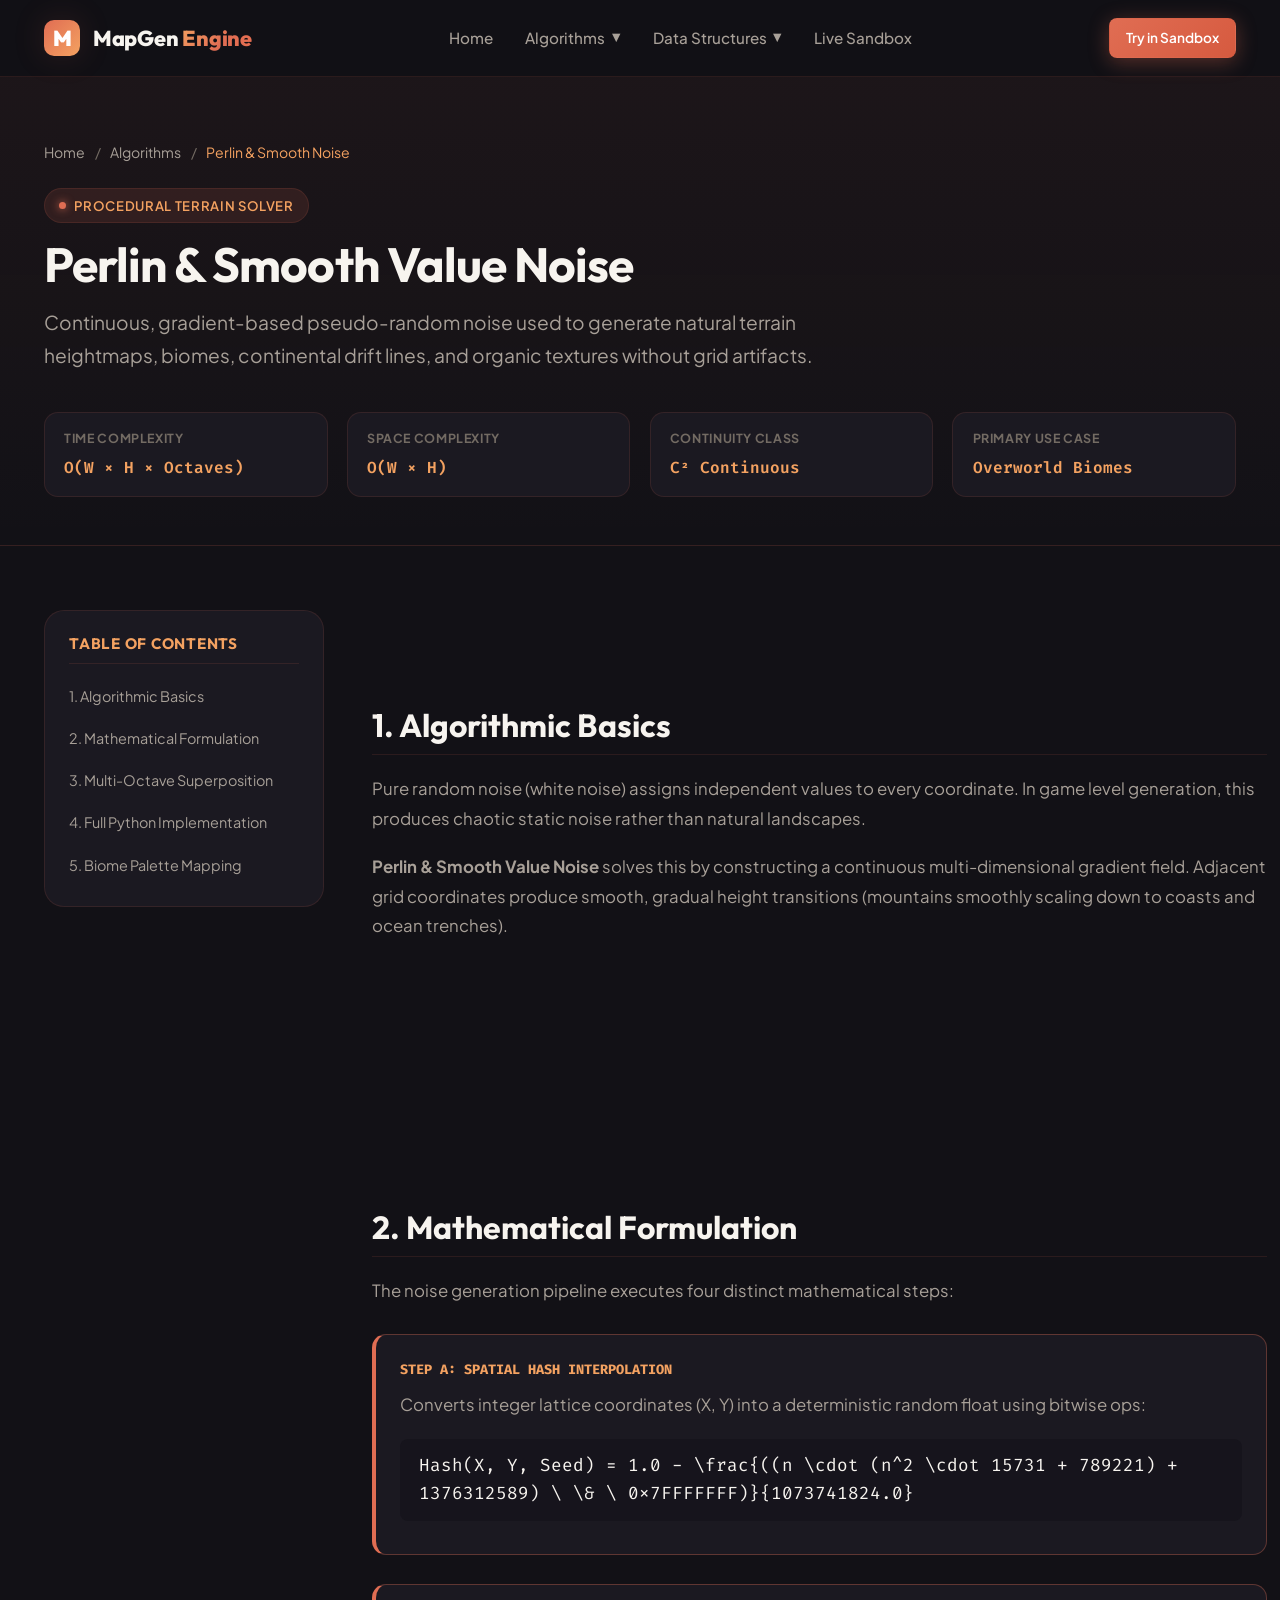
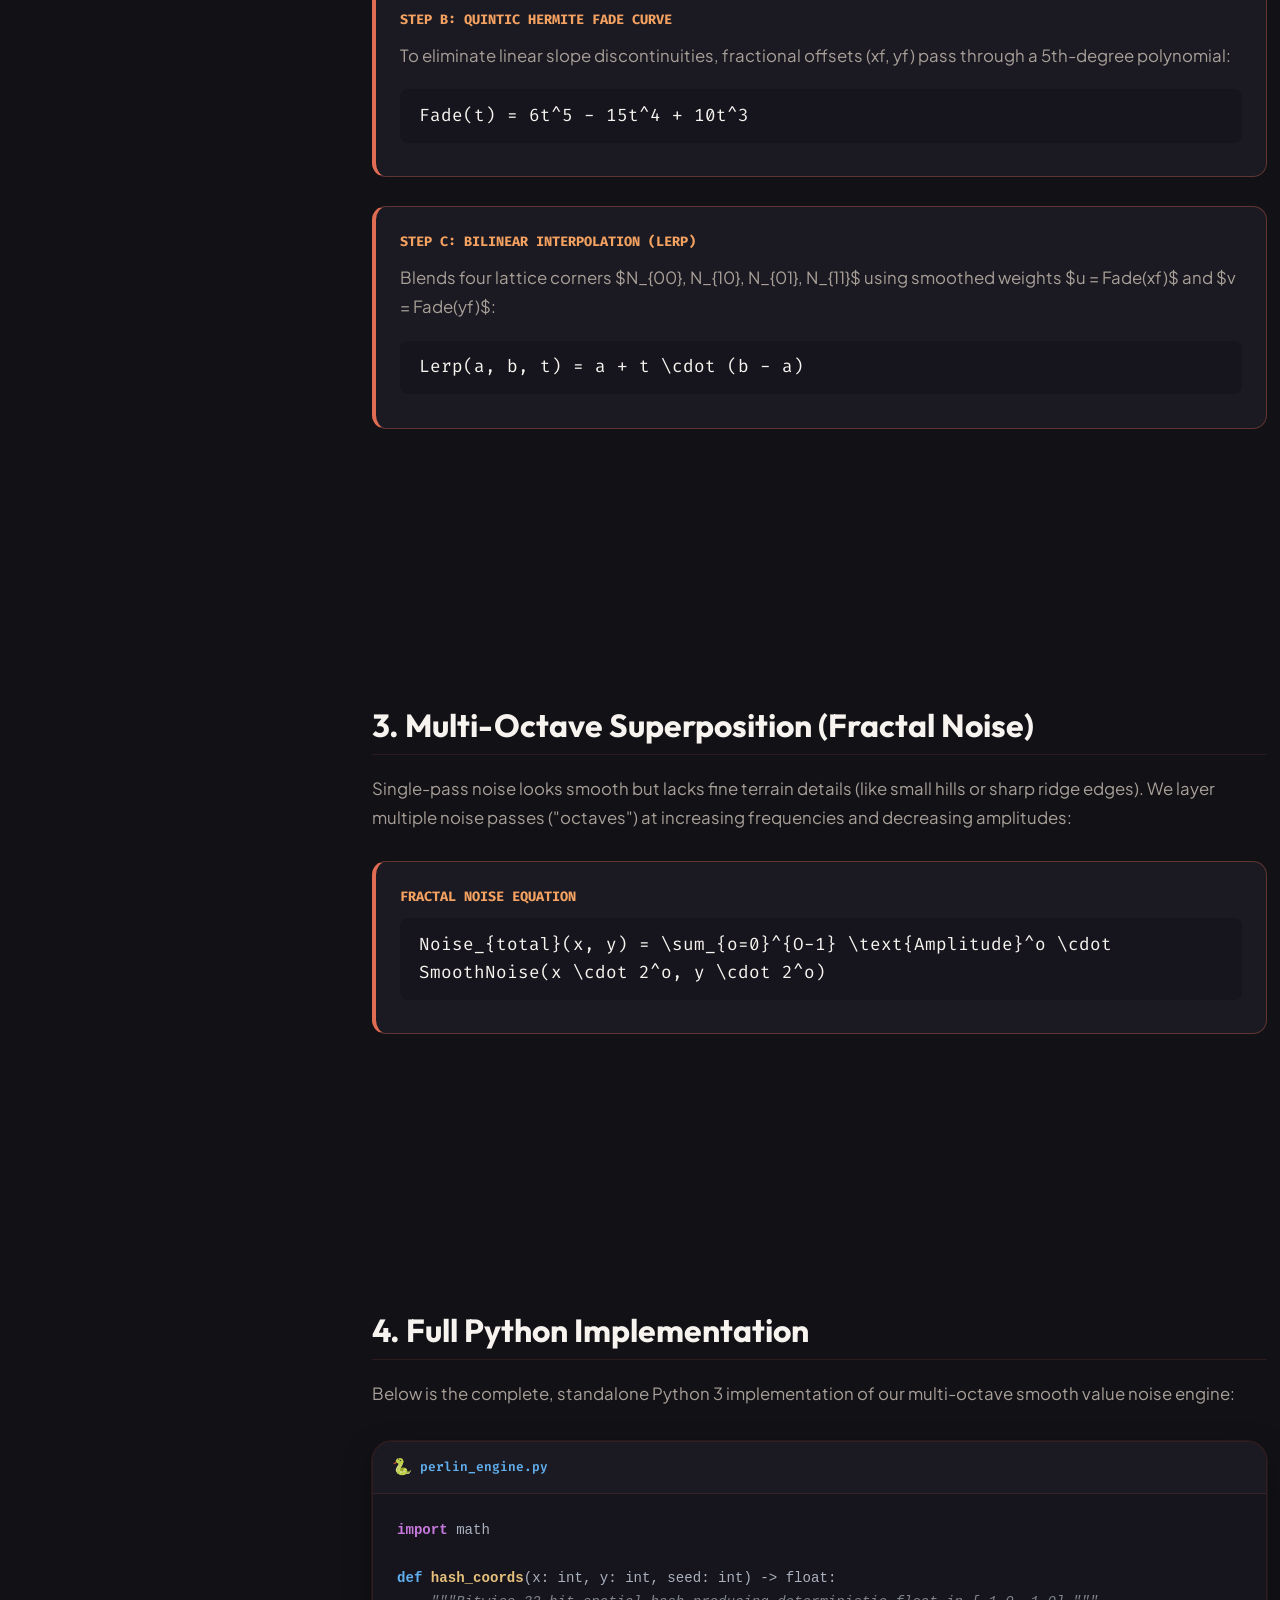
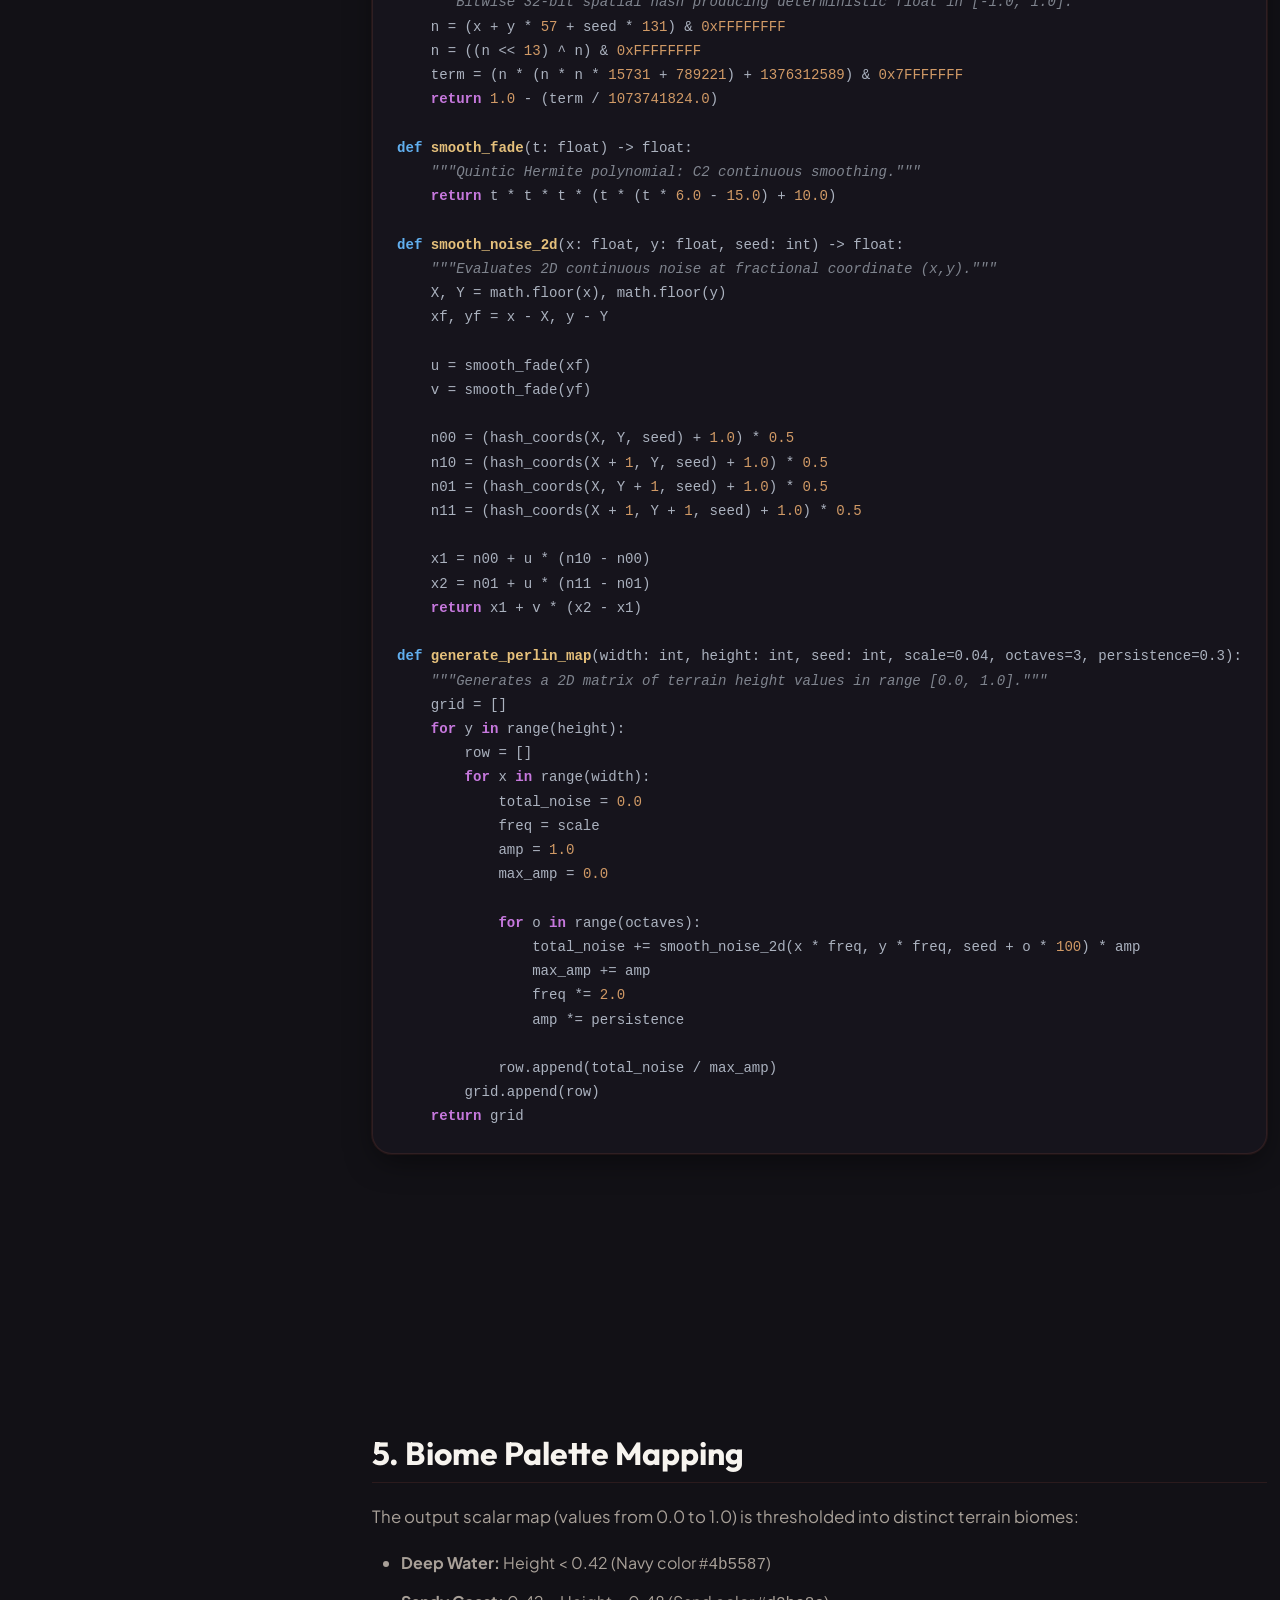
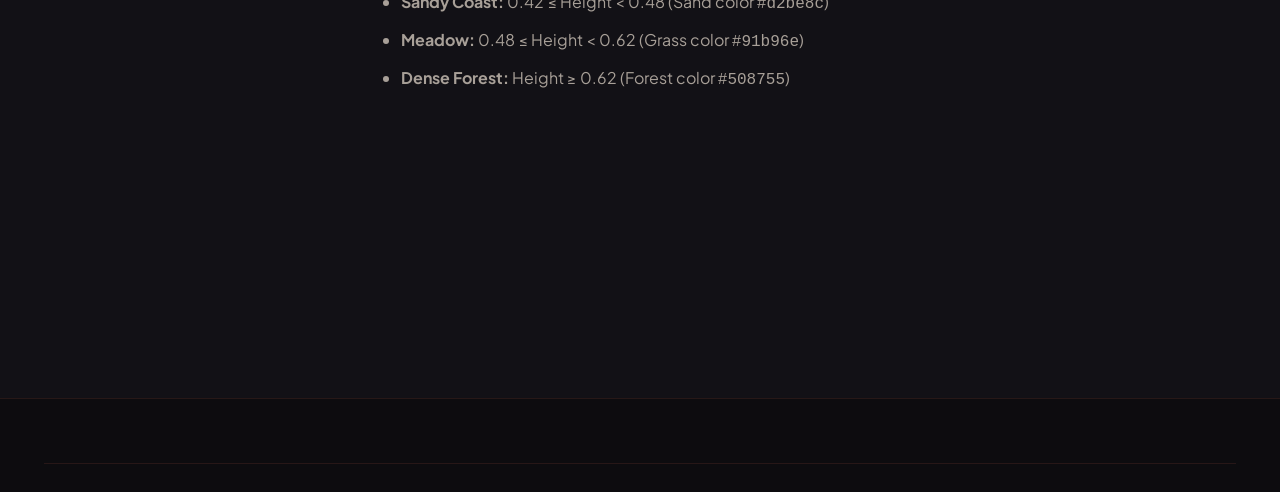
<file: perlin.html>
<!DOCTYPE html>
<html lang="en">
<head>
  <meta charset="UTF-8">
  <meta name="viewport" content="width=device-width, initial-scale=1.0">
  <meta name="description" content="In-depth guide on Perlin Noise and Smooth Value Noise algorithm in Python for procedural terrain generation.">
  <title>Perlin & Smooth Value Noise — MapGen Engine Docs</title>
  <link rel="stylesheet" href="styles.css">
</head>
<body>

  <!-- Header / Navigation -->
  <header class="site-header">
    <div class="container">
      <div class="header-inner">
        <a href="index.html" class="brand-logo">
          <div class="brand-icon">M</div>
          <span>MapGen <span class="text-gradient-warm">Engine</span></span>
        </a>

        <nav class="nav-links">
          <a href="index.html">Home</a>

          <!-- Algorithms Dropdown -->
          <div class="nav-dropdown">
            <div class="nav-dropdown-trigger">
              <span>Algorithms</span>
              <span class="dropdown-arrow">▼</span>
            </div>
            <div class="nav-dropdown-menu">
              <a href="perlin.html"><span>Perlin / Smooth Noise</span> <span class="tag">Terrain</span></a>
              <a href="cellular.html"><span>Cellular Automata</span> <span class="tag">Caves</span></a>
              <a href="bsp.html"><span>Binary Space Partition</span> <span class="tag">Dungeons</span></a>
            </div>
          </div>

          <!-- Data Structures Dropdown -->
          <div class="nav-dropdown">
            <div class="nav-dropdown-trigger">
              <span>Data Structures</span>
              <span class="dropdown-arrow">▼</span>
            </div>
            <div class="nav-dropdown-menu">
              <a href="spatial-grid.html"><span>2D Spatial Grid</span> <span class="tag">Matrix</span></a>
              <a href="bsp-tree.html"><span>BSP Binary Tree</span> <span class="tag">Tree</span></a>
              <a href="moore-neighborhood.html"><span>Moore Neighborhood</span> <span class="tag">Kernel</span></a>
              <a href="spatial-hash.html"><span>Spatial Bitwise Hash</span> <span class="tag">PRNG</span></a>
            </div>
          </div>

          <a href="index.html#sandbox">Live Sandbox</a>
        </nav>

        <a href="index.html#sandbox" class="btn btn-primary btn-sm">Try in Sandbox</a>
      </div>
    </div>
  </header>

  <!-- Subpage Hero -->
  <section class="subpage-hero">
    <div class="container">
      <div class="nav-breadcrumbs">
        <a href="index.html">Home</a> <span>/</span>
        <a href="#">Algorithms</a> <span>/</span>
        <span style="color: var(--accent-secondary);">Perlin & Smooth Noise</span>
      </div>

      <div class="badge"><span class="badge-dot"></span> Procedural Terrain Solver</div>
      <h1>Perlin & Smooth Value Noise</h1>
      <p class="lead">
        Continuous, gradient-based pseudo-random noise used to generate natural terrain heightmaps, biomes, continental drift lines, and organic textures without grid artifacts.
      </p>

      <div class="algo-meta-grid">
        <div class="meta-item">
          <label>Time Complexity</label>
          <span>O(W × H × Octaves)</span>
        </div>
        <div class="meta-item">
          <label>Space Complexity</label>
          <span>O(W × H)</span>
        </div>
        <div class="meta-item">
          <label>Continuity Class</label>
          <span>C² Continuous</span>
        </div>
        <div class="meta-item">
          <label>Primary Use Case</label>
          <span>Overworld Biomes</span>
        </div>
      </div>
    </div>
  </section>

  <!-- Subpage Main Content -->
  <div class="container">
    <div class="subpage-grid">
      <!-- Sidebar TOC -->
      <aside class="subpage-sidebar">
        <div class="toc-card">
          <h4>Table of Contents</h4>
          <ul>
            <li><a href="#overview">1. Algorithmic Basics</a></li>
            <li><a href="#math">2. Mathematical Formulation</a></li>
            <li><a href="#octaves">3. Multi-Octave Superposition</a></li>
            <li><a href="#python-code">4. Full Python Implementation</a></li>
            <li><a href="#biomes">5. Biome Palette Mapping</a></li>
          </ul>
        </div>
      </aside>

      <!-- Article Body -->
      <main class="article-body">
        <section id="overview" class="doc-block">
          <h2>1. Algorithmic Basics</h2>
          <p>
            Pure random noise (white noise) assigns independent values to every coordinate. In game level generation, this produces chaotic static noise rather than natural landscapes.
          </p>
          <p>
            <strong>Perlin & Smooth Value Noise</strong> solves this by constructing a continuous multi-dimensional gradient field. Adjacent grid coordinates produce smooth, gradual height transitions (mountains smoothly scaling down to coasts and ocean trenches).
          </p>
        </section>

        <section id="math" class="doc-block">
          <h2>2. Mathematical Formulation</h2>
          <p>The noise generation pipeline executes four distinct mathematical steps:</p>

          <div class="math-callout">
            <div class="math-title">Step A: Spatial Hash Interpolation</div>
            <p>Converts integer lattice coordinates (X, Y) into a deterministic random float using bitwise ops:</p>
            <div class="math-formula">Hash(X, Y, Seed) = 1.0 - \frac{((n \cdot (n^2 \cdot 15731 + 789221) + 1376312589) \ \& \ 0x7FFFFFFF)}{1073741824.0}</div>
          </div>

          <div class="math-callout">
            <div class="math-title">Step B: Quintic Hermite Fade Curve</div>
            <p>To eliminate linear slope discontinuities, fractional offsets (xf, yf) pass through a 5th-degree polynomial:</p>
            <div class="math-formula">Fade(t) = 6t^5 - 15t^4 + 10t^3</div>
          </div>

          <div class="math-callout">
            <div class="math-title">Step C: Bilinear Interpolation (Lerp)</div>
            <p>Blends four lattice corners $N_{00}, N_{10}, N_{01}, N_{11}$ using smoothed weights $u = Fade(xf)$ and $v = Fade(yf)$:</p>
            <div class="math-formula">Lerp(a, b, t) = a + t \cdot (b - a)</div>
          </div>
        </section>

        <section id="octaves" class="doc-block">
          <h2>3. Multi-Octave Superposition (Fractal Noise)</h2>
          <p>
            Single-pass noise looks smooth but lacks fine terrain details (like small hills or sharp ridge edges). We layer multiple noise passes ("octaves") at increasing frequencies and decreasing amplitudes:
          </p>
          <div class="math-callout">
            <div class="math-title">Fractal Noise Equation</div>
            <div class="math-formula">Noise_{total}(x, y) = \sum_{o=0}^{O-1} \text{Amplitude}^o \cdot SmoothNoise(x \cdot 2^o, y \cdot 2^o)</div>
          </div>
        </section>

        <section id="python-code" class="doc-block">
          <h2>4. Full Python Implementation</h2>
          <p>Below is the complete, standalone Python 3 implementation of our multi-octave smooth value noise engine:</p>

          <div class="python-code-box">
            <div class="code-header">
              <span class="code-lang-badge">perlin_engine.py</span>
            </div>
            <pre><code><span class="py-keyword">import</span> math

<span class="py-def">def</span> <span class="py-class">hash_coords</span>(x: int, y: int, seed: int) -> float:
    <span class="py-comment">"""Bitwise 32-bit spatial hash producing deterministic float in [-1.0, 1.0]."""</span>
    n = (x + y * <span class="py-num">57</span> + seed * <span class="py-num">131</span>) & <span class="py-num">0xFFFFFFFF</span>
    n = ((n << <span class="py-num">13</span>) ^ n) & <span class="py-num">0xFFFFFFFF</span>
    term = (n * (n * n * <span class="py-num">15731</span> + <span class="py-num">789221</span>) + <span class="py-num">1376312589</span>) & <span class="py-num">0x7FFFFFFF</span>
    <span class="py-keyword">return</span> <span class="py-num">1.0</span> - (term / <span class="py-num">1073741824.0</span>)

<span class="py-def">def</span> <span class="py-class">smooth_fade</span>(t: float) -> float:
    <span class="py-comment">"""Quintic Hermite polynomial: C2 continuous smoothing."""</span>
    <span class="py-keyword">return</span> t * t * t * (t * (t * <span class="py-num">6.0</span> - <span class="py-num">15.0</span>) + <span class="py-num">10.0</span>)

<span class="py-def">def</span> <span class="py-class">smooth_noise_2d</span>(x: float, y: float, seed: int) -> float:
    <span class="py-comment">"""Evaluates 2D continuous noise at fractional coordinate (x,y)."""</span>
    X, Y = math.floor(x), math.floor(y)
    xf, yf = x - X, y - Y

    u = smooth_fade(xf)
    v = smooth_fade(yf)

    n00 = (hash_coords(X, Y, seed) + <span class="py-num">1.0</span>) * <span class="py-num">0.5</span>
    n10 = (hash_coords(X + <span class="py-num">1</span>, Y, seed) + <span class="py-num">1.0</span>) * <span class="py-num">0.5</span>
    n01 = (hash_coords(X, Y + <span class="py-num">1</span>, seed) + <span class="py-num">1.0</span>) * <span class="py-num">0.5</span>
    n11 = (hash_coords(X + <span class="py-num">1</span>, Y + <span class="py-num">1</span>, seed) + <span class="py-num">1.0</span>) * <span class="py-num">0.5</span>

    x1 = n00 + u * (n10 - n00)
    x2 = n01 + u * (n11 - n01)
    <span class="py-keyword">return</span> x1 + v * (x2 - x1)

<span class="py-def">def</span> <span class="py-class">generate_perlin_map</span>(width: int, height: int, seed: int, scale=0.04, octaves=3, persistence=0.3):
    <span class="py-comment">"""Generates a 2D matrix of terrain height values in range [0.0, 1.0]."""</span>
    grid = []
    <span class="py-keyword">for</span> y <span class="py-keyword">in</span> range(height):
        row = []
        <span class="py-keyword">for</span> x <span class="py-keyword">in</span> range(width):
            total_noise = <span class="py-num">0.0</span>
            freq = scale
            amp = <span class="py-num">1.0</span>
            max_amp = <span class="py-num">0.0</span>

            <span class="py-keyword">for</span> o <span class="py-keyword">in</span> range(octaves):
                total_noise += smooth_noise_2d(x * freq, y * freq, seed + o * <span class="py-num">100</span>) * amp
                max_amp += amp
                freq *= <span class="py-num">2.0</span>
                amp *= persistence

            row.append(total_noise / max_amp)
        grid.append(row)
    <span class="py-keyword">return</span> grid</code></pre>
          </div>
        </section>

        <section id="biomes" class="doc-block">
          <h2>5. Biome Palette Mapping</h2>
          <p>The output scalar map (values from 0.0 to 1.0) is thresholded into distinct terrain biomes:</p>
          <ul>
            <li><strong>Deep Water:</strong> Height &lt; 0.42 (Navy color <code>#4b5587</code>)</li>
            <li><strong>Sandy Coast:</strong> 0.42 ≤ Height &lt; 0.48 (Sand color <code>#d2be8c</code>)</li>
            <li><strong>Meadow:</strong> 0.48 ≤ Height &lt; 0.62 (Grass color <code>#91b96e</code>)</li>
            <li><strong>Dense Forest:</strong> Height ≥ 0.62 (Forest color <code>#508755</code>)</li>
          </ul>
        </section>
      </main>
    </div>
  </div>

  <!-- Footer -->
  <footer class="site-footer">
    <div class="container">
      <div class="footer-bottom">
        <p>&copy; 2026 MapGen Engine. Built with Python 3, NumPy, Pillow, and Modern Web Standards.</p>
      </div>
    </div>
  </footer>

</body>
</html>
</file>
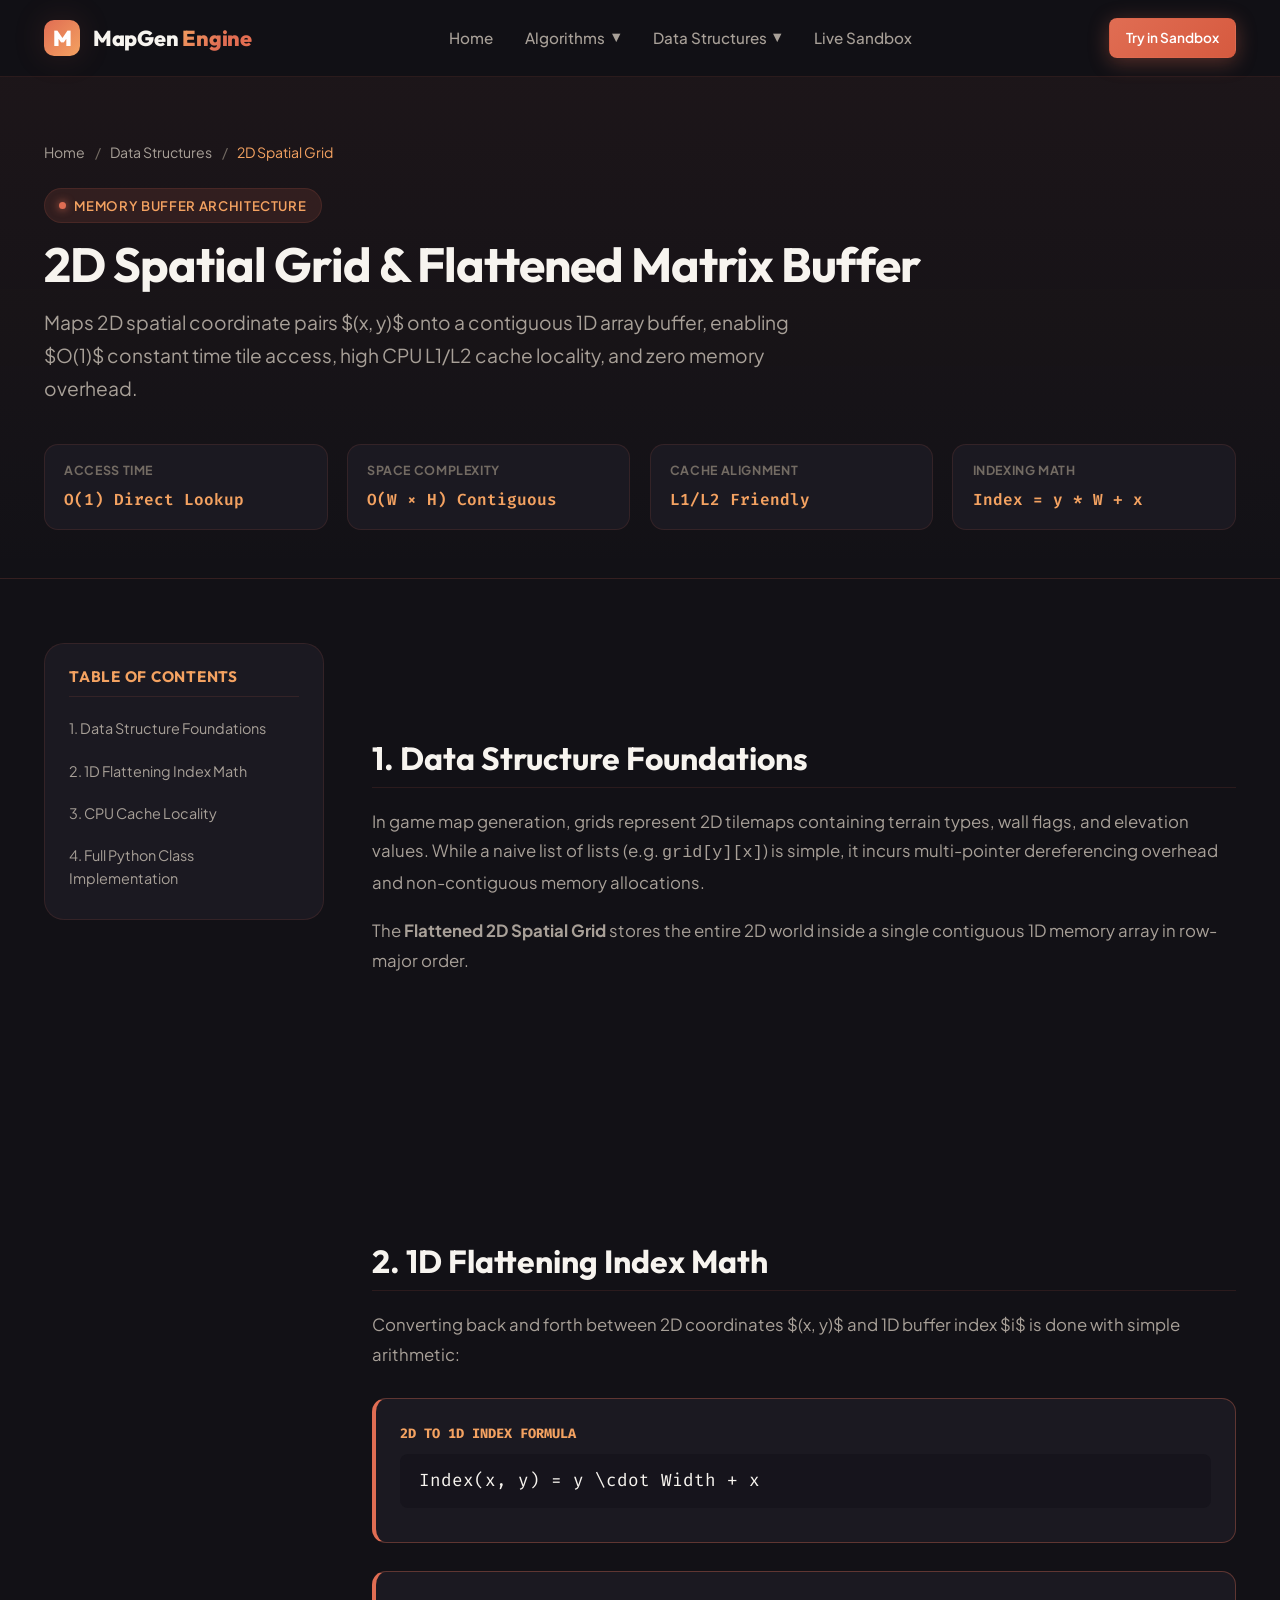
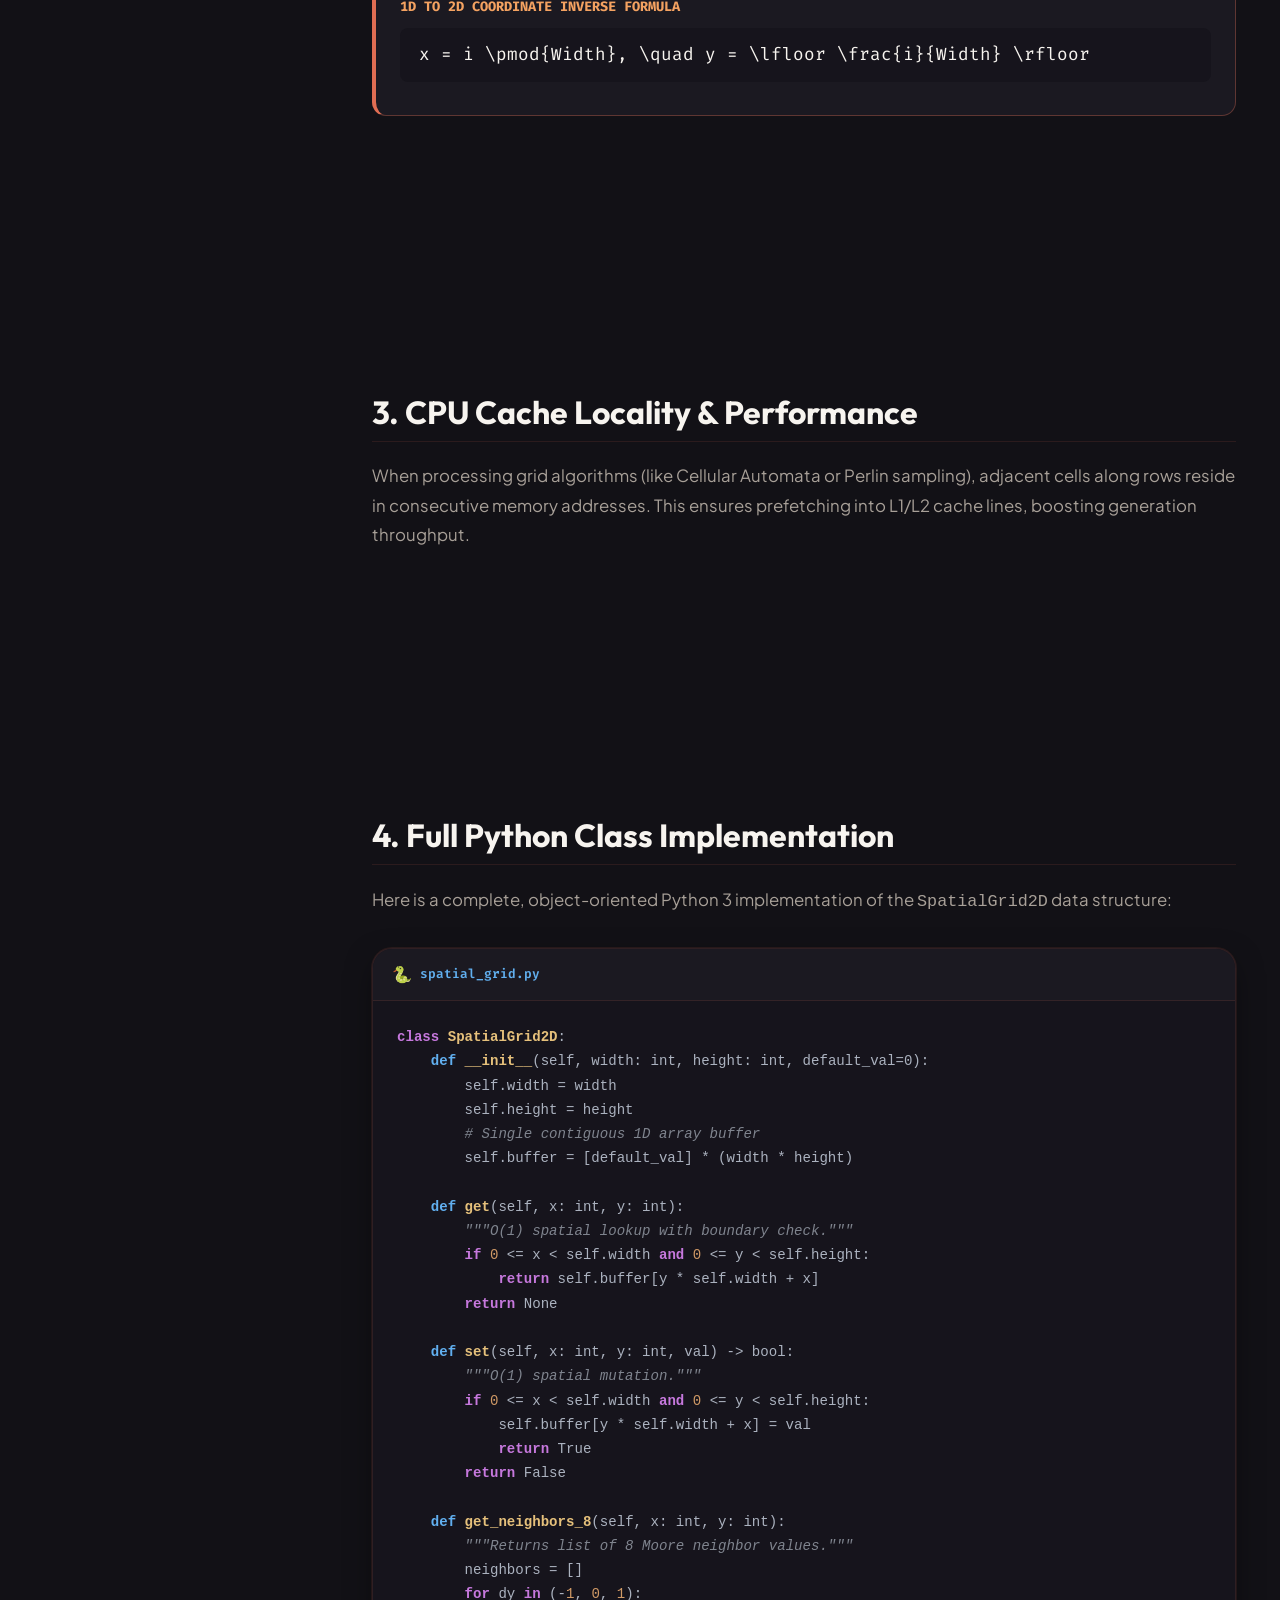
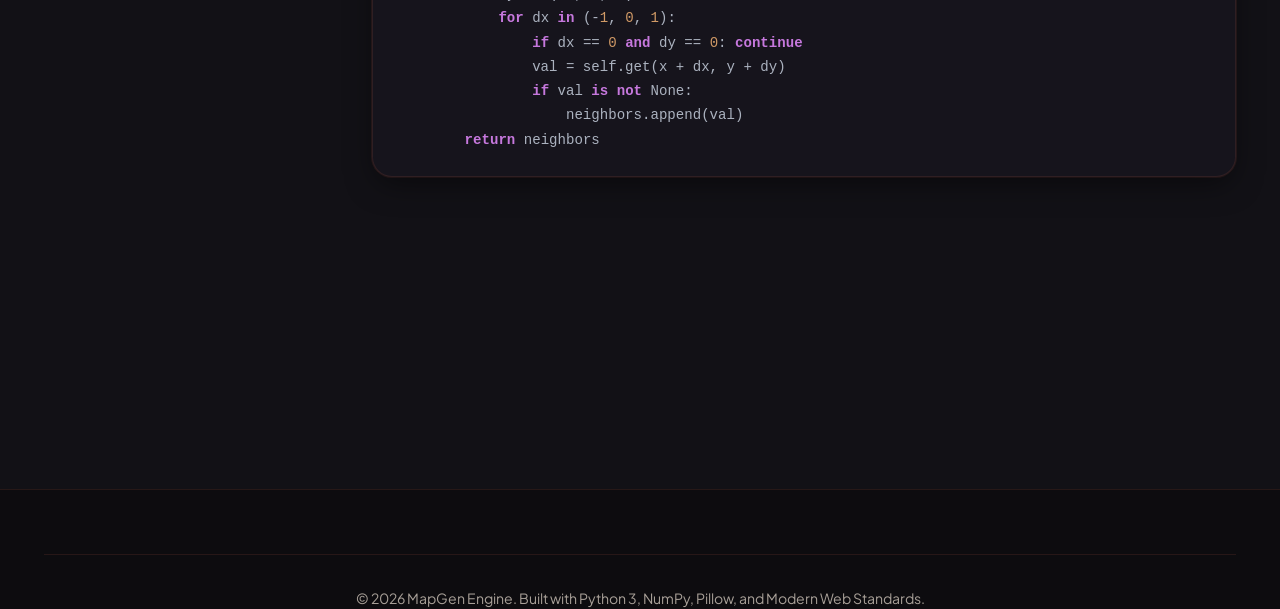
<file: spatial-grid.html>
<!DOCTYPE html>
<html lang="en">
<head>
  <meta charset="UTF-8">
  <meta name="viewport" content="width=device-width, initial-scale=1.0">
  <meta name="description" content="In-depth guide on 2D Spatial Grids and 1D Flattened Array Buffer Data Structures in Python.">
  <title>2D Spatial Grid & Flattened Matrix — MapGen Engine Docs</title>
  <link rel="stylesheet" href="styles.css">
</head>
<body>

  <!-- Header / Navigation -->
  <header class="site-header">
    <div class="container">
      <div class="header-inner">
        <a href="index.html" class="brand-logo">
          <div class="brand-icon">M</div>
          <span>MapGen <span class="text-gradient-warm">Engine</span></span>
        </a>

        <nav class="nav-links">
          <a href="index.html">Home</a>

          <div class="nav-dropdown">
            <div class="nav-dropdown-trigger">
              <span>Algorithms</span>
              <span class="dropdown-arrow">▼</span>
            </div>
            <div class="nav-dropdown-menu">
              <a href="perlin.html"><span>Perlin / Smooth Noise</span> <span class="tag">Terrain</span></a>
              <a href="cellular.html"><span>Cellular Automata</span> <span class="tag">Caves</span></a>
              <a href="bsp.html"><span>Binary Space Partition</span> <span class="tag">Dungeons</span></a>
            </div>
          </div>

          <div class="nav-dropdown">
            <div class="nav-dropdown-trigger">
              <span>Data Structures</span>
              <span class="dropdown-arrow">▼</span>
            </div>
            <div class="nav-dropdown-menu">
              <a href="spatial-grid.html"><span>2D Spatial Grid</span> <span class="tag">Matrix</span></a>
              <a href="bsp-tree.html"><span>BSP Binary Tree</span> <span class="tag">Tree</span></a>
              <a href="moore-neighborhood.html"><span>Moore Neighborhood</span> <span class="tag">Kernel</span></a>
              <a href="spatial-hash.html"><span>Spatial Bitwise Hash</span> <span class="tag">PRNG</span></a>
            </div>
          </div>

          <a href="index.html#sandbox">Live Sandbox</a>
        </nav>

        <a href="index.html#sandbox" class="btn btn-primary btn-sm">Try in Sandbox</a>
      </div>
    </div>
  </header>

  <!-- Subpage Hero -->
  <section class="subpage-hero">
    <div class="container">
      <div class="nav-breadcrumbs">
        <a href="index.html">Home</a> <span>/</span>
        <a href="#">Data Structures</a> <span>/</span>
        <span style="color: var(--accent-secondary);">2D Spatial Grid</span>
      </div>

      <div class="badge"><span class="badge-dot"></span> Memory Buffer Architecture</div>
      <h1>2D Spatial Grid & Flattened Matrix Buffer</h1>
      <p class="lead">
        Maps 2D spatial coordinate pairs $(x, y)$ onto a contiguous 1D array buffer, enabling $O(1)$ constant time tile access, high CPU L1/L2 cache locality, and zero memory overhead.
      </p>

      <div class="algo-meta-grid">
        <div class="meta-item">
          <label>Access Time</label>
          <span>O(1) Direct Lookup</span>
        </div>
        <div class="meta-item">
          <label>Space Complexity</label>
          <span>O(W × H) Contiguous</span>
        </div>
        <div class="meta-item">
          <label>Cache Alignment</label>
          <span>L1/L2 Friendly</span>
        </div>
        <div class="meta-item">
          <label>Indexing Math</label>
          <span>Index = y * W + x</span>
        </div>
      </div>
    </div>
  </section>

  <!-- Subpage Main Content -->
  <div class="container">
    <div class="subpage-grid">
      <!-- Sidebar TOC -->
      <aside class="subpage-sidebar">
        <div class="toc-card">
          <h4>Table of Contents</h4>
          <ul>
            <li><a href="#overview">1. Data Structure Foundations</a></li>
            <li><a href="#math">2. 1D Flattening Index Math</a></li>
            <li><a href="#cache">3. CPU Cache Locality</a></li>
            <li><a href="#python-code">4. Full Python Class Implementation</a></li>
          </ul>
        </div>
      </aside>

      <!-- Article Body -->
      <main class="article-body">
        <section id="overview" class="doc-block">
          <h2>1. Data Structure Foundations</h2>
          <p>
            In game map generation, grids represent 2D tilemaps containing terrain types, wall flags, and elevation values. While a naive list of lists (e.g. <code>grid[y][x]</code>) is simple, it incurs multi-pointer dereferencing overhead and non-contiguous memory allocations.
          </p>
          <p>
            The <strong>Flattened 2D Spatial Grid</strong> stores the entire 2D world inside a single contiguous 1D memory array in row-major order.
          </p>
        </section>

        <section id="math" class="doc-block">
          <h2>2. 1D Flattening Index Math</h2>
          <p>Converting back and forth between 2D coordinates $(x, y)$ and 1D buffer index $i$ is done with simple arithmetic:</p>

          <div class="math-callout">
            <div class="math-title">2D to 1D Index Formula</div>
            <div class="math-formula">Index(x, y) = y \cdot Width + x</div>
          </div>

          <div class="math-callout">
            <div class="math-title">1D to 2D Coordinate Inverse Formula</div>
            <div class="math-formula">x = i \pmod{Width}, \quad y = \lfloor \frac{i}{Width} \rfloor</div>
          </div>
        </section>

        <section id="cache" class="doc-block">
          <h2>3. CPU Cache Locality & Performance</h2>
          <p>
            When processing grid algorithms (like Cellular Automata or Perlin sampling), adjacent cells along rows reside in consecutive memory addresses. This ensures prefetching into L1/L2 cache lines, boosting generation throughput.
          </p>
        </section>

        <section id="python-code" class="doc-block">
          <h2>4. Full Python Class Implementation</h2>
          <p>Here is a complete, object-oriented Python 3 implementation of the <code>SpatialGrid2D</code> data structure:</p>

          <div class="python-code-box">
            <div class="code-header">
              <span class="code-lang-badge">spatial_grid.py</span>
            </div>
            <pre><code><span class="py-keyword">class</span> <span class="py-class">SpatialGrid2D</span>:
    <span class="py-def">def</span> <span class="py-class">__init__</span>(self, width: int, height: int, default_val=0):
        self.width = width
        self.height = height
        <span class="py-comment"># Single contiguous 1D array buffer</span>
        self.buffer = [default_val] * (width * height)

    <span class="py-def">def</span> <span class="py-class">get</span>(self, x: int, y: int):
        <span class="py-comment">"""O(1) spatial lookup with boundary check."""</span>
        <span class="py-keyword">if</span> <span class="py-num">0</span> <= x < self.width <span class="py-keyword">and</span> <span class="py-num">0</span> <= y < self.height:
            <span class="py-keyword">return</span> self.buffer[y * self.width + x]
        <span class="py-keyword">return</span> None

    <span class="py-def">def</span> <span class="py-class">set</span>(self, x: int, y: int, val) -> bool:
        <span class="py-comment">"""O(1) spatial mutation."""</span>
        <span class="py-keyword">if</span> <span class="py-num">0</span> <= x < self.width <span class="py-keyword">and</span> <span class="py-num">0</span> <= y < self.height:
            self.buffer[y * self.width + x] = val
            <span class="py-keyword">return</span> True
        <span class="py-keyword">return</span> False

    <span class="py-def">def</span> <span class="py-class">get_neighbors_8</span>(self, x: int, y: int):
        <span class="py-comment">"""Returns list of 8 Moore neighbor values."""</span>
        neighbors = []
        <span class="py-keyword">for</span> dy <span class="py-keyword">in</span> (-<span class="py-num">1</span>, <span class="py-num">0</span>, <span class="py-num">1</span>):
            <span class="py-keyword">for</span> dx <span class="py-keyword">in</span> (-<span class="py-num">1</span>, <span class="py-num">0</span>, <span class="py-num">1</span>):
                <span class="py-keyword">if</span> dx == <span class="py-num">0</span> <span class="py-keyword">and</span> dy == <span class="py-num">0</span>: <span class="py-keyword">continue</span>
                val = self.get(x + dx, y + dy)
                <span class="py-keyword">if</span> val <span class="py-keyword">is not</span> None:
                    neighbors.append(val)
        <span class="py-keyword">return</span> neighbors</code></pre>
          </div>
        </section>
      </main>
    </div>
  </div>

  <!-- Footer -->
  <footer class="site-footer">
    <div class="container">
      <div class="footer-bottom">
        <p>&copy; 2026 MapGen Engine. Built with Python 3, NumPy, Pillow, and Modern Web Standards.</p>
      </div>
    </div>
  </footer>

</body>
</html>
</file>
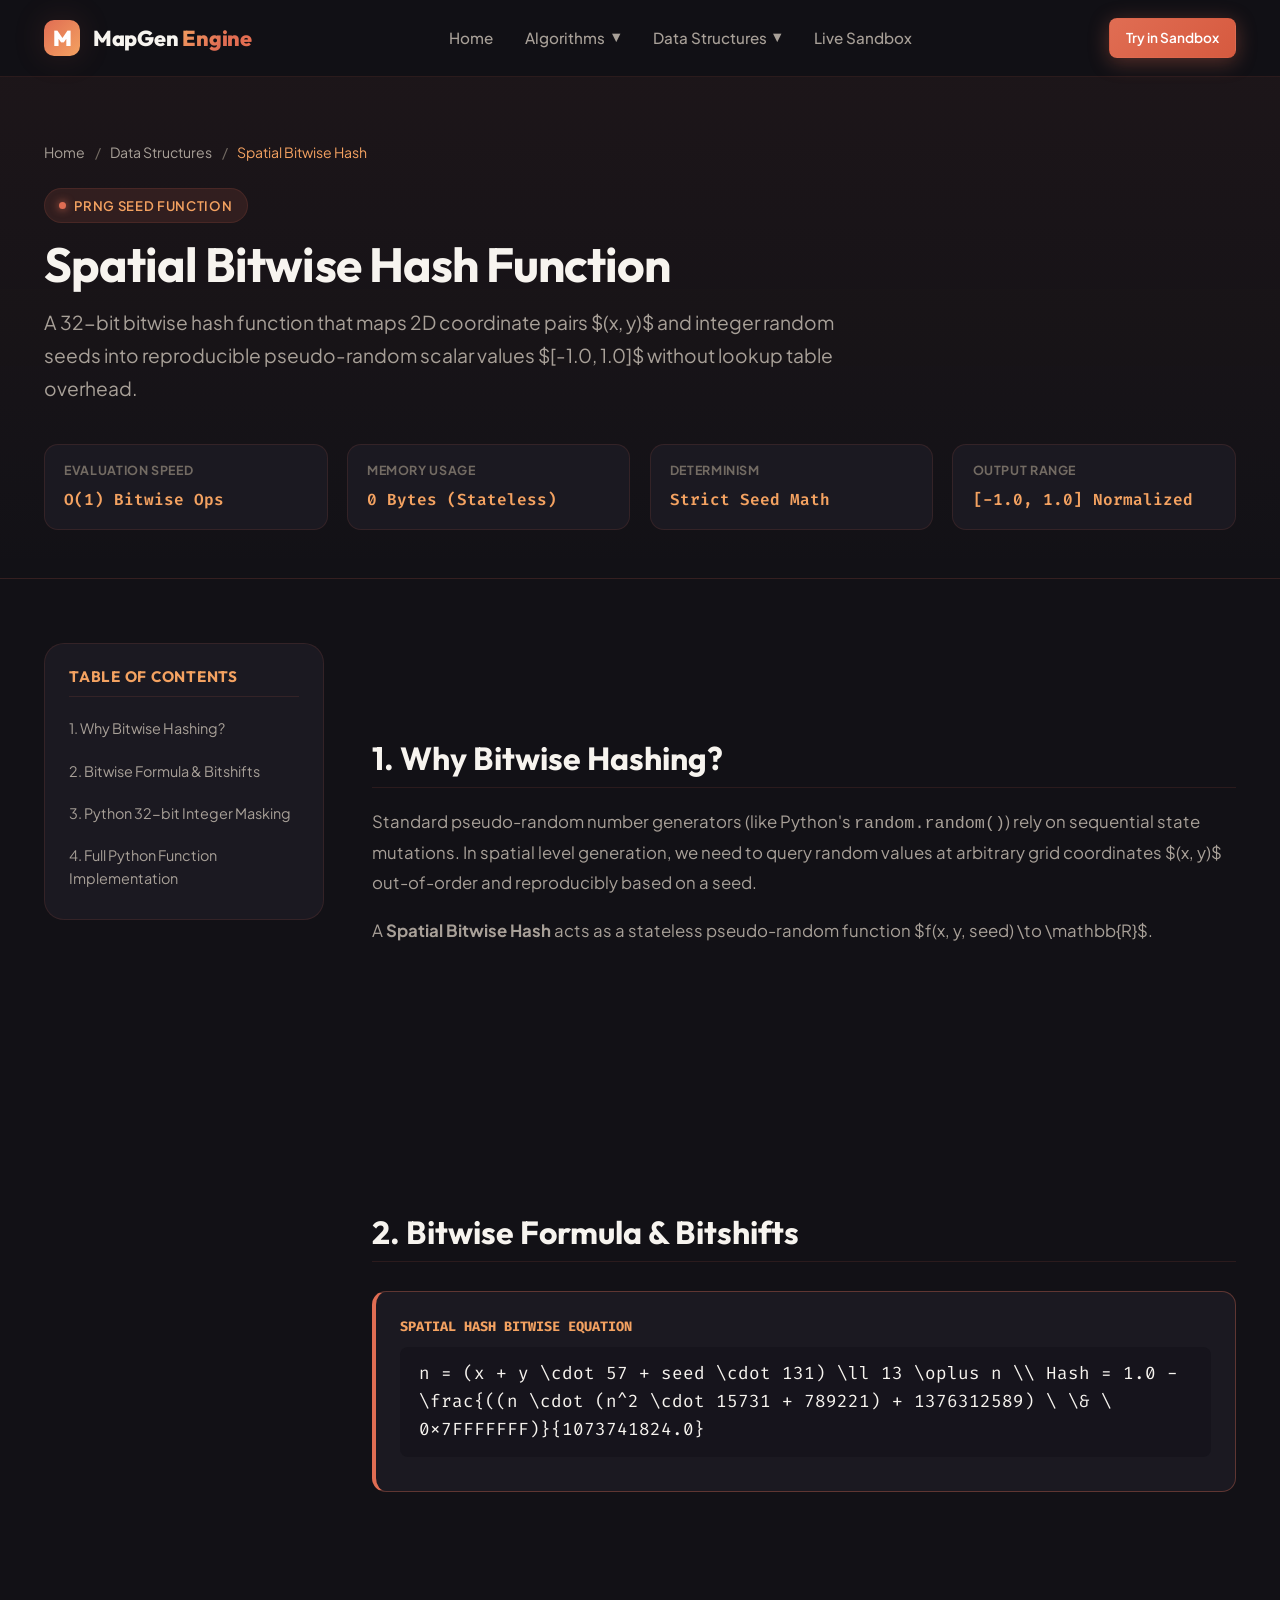
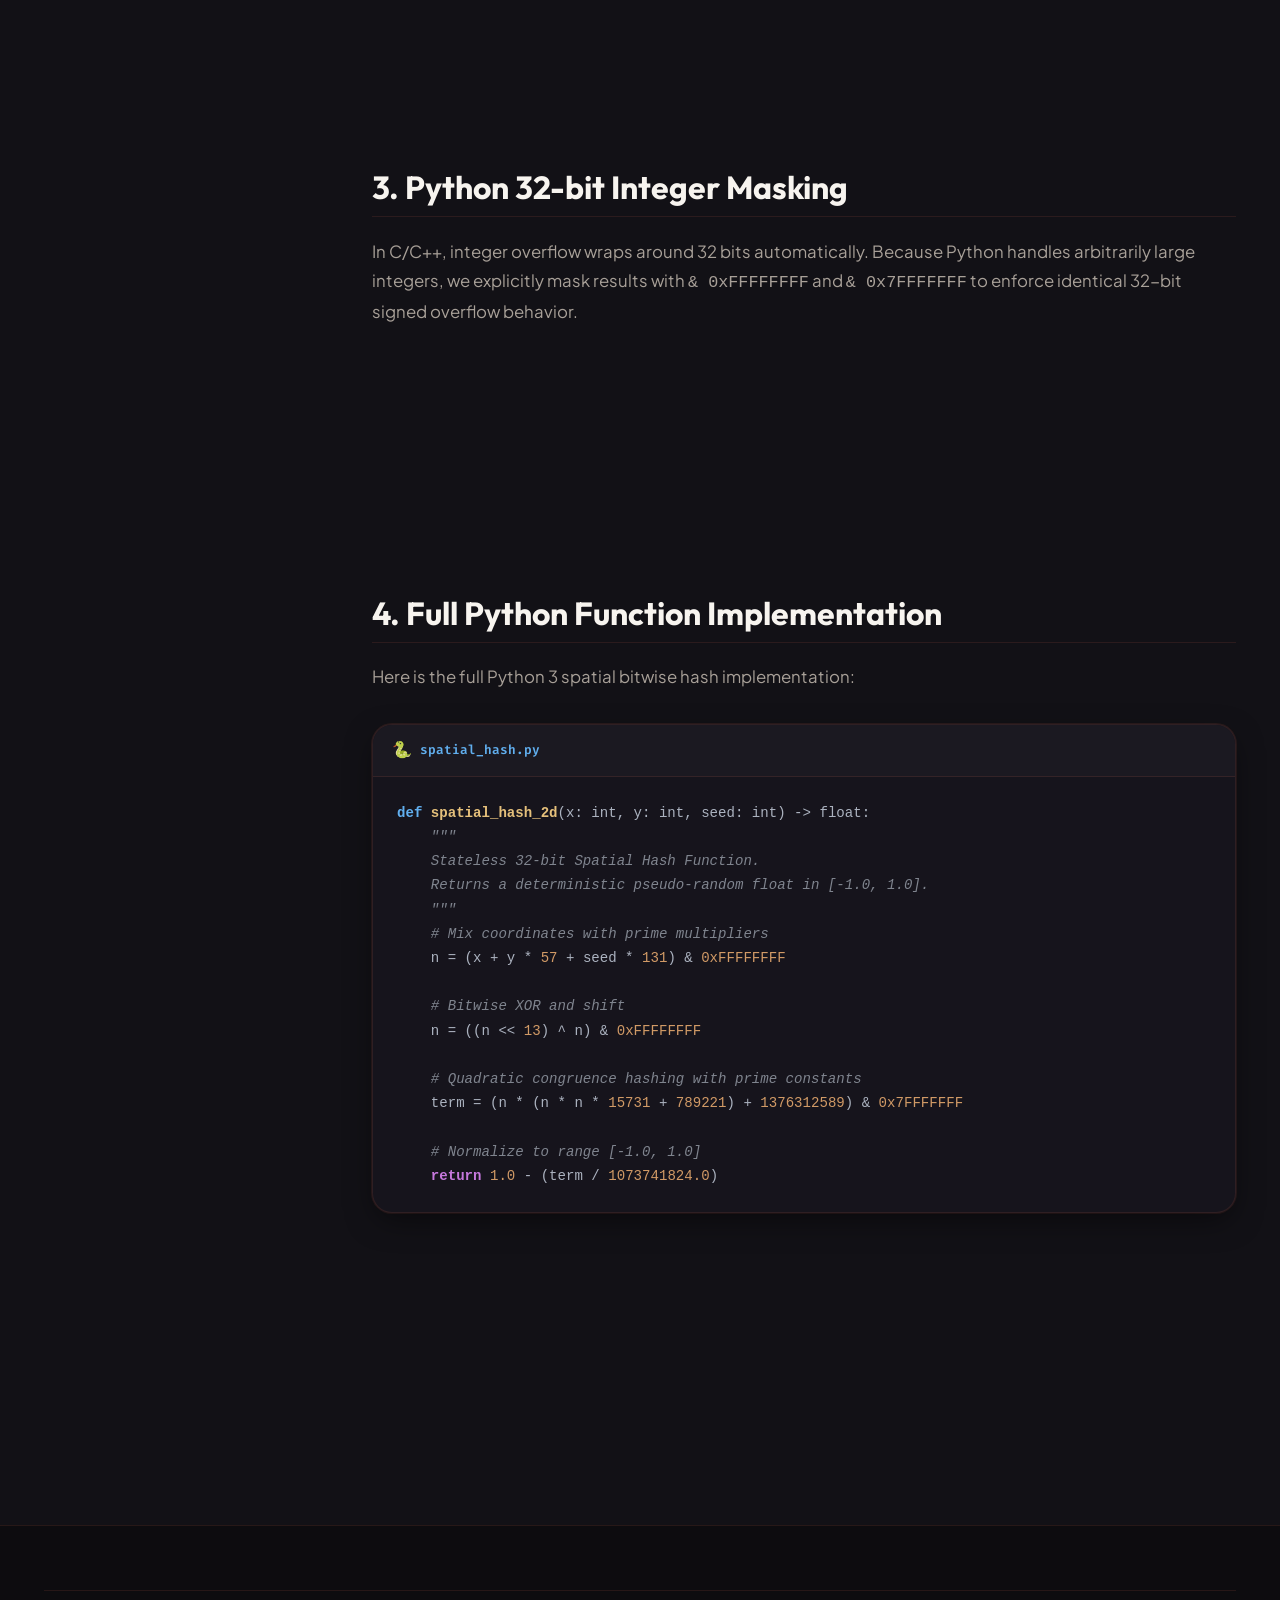
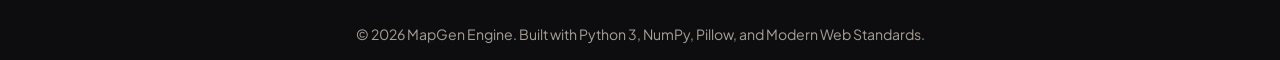
<file: spatial-hash.html>
<!DOCTYPE html>
<html lang="en">
<head>
  <meta charset="UTF-8">
  <meta name="viewport" content="width=device-width, initial-scale=1.0">
  <meta name="description" content="In-depth guide on Bitwise Spatial Hashing and PRNG Seed Math in Python for procedural level generation.">
  <title>Spatial Bitwise Hash — MapGen Engine Docs</title>
  <link rel="stylesheet" href="styles.css">
</head>
<body>

  <!-- Header / Navigation -->
  <header class="site-header">
    <div class="container">
      <div class="header-inner">
        <a href="index.html" class="brand-logo">
          <div class="brand-icon">M</div>
          <span>MapGen <span class="text-gradient-warm">Engine</span></span>
        </a>

        <nav class="nav-links">
          <a href="index.html">Home</a>

          <div class="nav-dropdown">
            <div class="nav-dropdown-trigger">
              <span>Algorithms</span>
              <span class="dropdown-arrow">▼</span>
            </div>
            <div class="nav-dropdown-menu">
              <a href="perlin.html"><span>Perlin / Smooth Noise</span> <span class="tag">Terrain</span></a>
              <a href="cellular.html"><span>Cellular Automata</span> <span class="tag">Caves</span></a>
              <a href="bsp.html"><span>Binary Space Partition</span> <span class="tag">Dungeons</span></a>
            </div>
          </div>

          <div class="nav-dropdown">
            <div class="nav-dropdown-trigger">
              <span>Data Structures</span>
              <span class="dropdown-arrow">▼</span>
            </div>
            <div class="nav-dropdown-menu">
              <a href="spatial-grid.html"><span>2D Spatial Grid</span> <span class="tag">Matrix</span></a>
              <a href="bsp-tree.html"><span>BSP Binary Tree</span> <span class="tag">Tree</span></a>
              <a href="moore-neighborhood.html"><span>Moore Neighborhood</span> <span class="tag">Kernel</span></a>
              <a href="spatial-hash.html"><span>Spatial Bitwise Hash</span> <span class="tag">PRNG</span></a>
            </div>
          </div>

          <a href="index.html#sandbox">Live Sandbox</a>
        </nav>

        <a href="index.html#sandbox" class="btn btn-primary btn-sm">Try in Sandbox</a>
      </div>
    </div>
  </header>

  <!-- Subpage Hero -->
  <section class="subpage-hero">
    <div class="container">
      <div class="nav-breadcrumbs">
        <a href="index.html">Home</a> <span>/</span>
        <a href="#">Data Structures</a> <span>/</span>
        <span style="color: var(--accent-secondary);">Spatial Bitwise Hash</span>
      </div>

      <div class="badge"><span class="badge-dot"></span> PRNG Seed Function</div>
      <h1>Spatial Bitwise Hash Function</h1>
      <p class="lead">
        A 32-bit bitwise hash function that maps 2D coordinate pairs $(x, y)$ and integer random seeds into reproducible pseudo-random scalar values $[-1.0, 1.0]$ without lookup table overhead.
      </p>

      <div class="algo-meta-grid">
        <div class="meta-item">
          <label>Evaluation Speed</label>
          <span>O(1) Bitwise Ops</span>
        </div>
        <div class="meta-item">
          <label>Memory Usage</label>
          <span>0 Bytes (Stateless)</span>
        </div>
        <div class="meta-item">
          <label>Determinism</label>
          <span>Strict Seed Math</span>
        </div>
        <div class="meta-item">
          <label>Output Range</label>
          <span>[-1.0, 1.0] Normalized</span>
        </div>
      </div>
    </div>
  </section>

  <!-- Subpage Main Content -->
  <div class="container">
    <div class="subpage-grid">
      <!-- Sidebar TOC -->
      <aside class="subpage-sidebar">
        <div class="toc-card">
          <h4>Table of Contents</h4>
          <ul>
            <li><a href="#overview">1. Why Bitwise Hashing?</a></li>
            <li><a href="#math">2. Bitwise Formula & Bitshifts</a></li>
            <li><a href="#python-overflow">3. Python 32-bit Integer Masking</a></li>
            <li><a href="#python-code">4. Full Python Function Implementation</a></li>
          </ul>
        </div>
      </aside>

      <!-- Article Body -->
      <main class="article-body">
        <section id="overview" class="doc-block">
          <h2>1. Why Bitwise Hashing?</h2>
          <p>
            Standard pseudo-random number generators (like Python's <code>random.random()</code>) rely on sequential state mutations. In spatial level generation, we need to query random values at arbitrary grid coordinates $(x, y)$ out-of-order and reproducibly based on a seed.
          </p>
          <p>
            A <strong>Spatial Bitwise Hash</strong> acts as a stateless pseudo-random function $f(x, y, seed) \to \mathbb{R}$.
          </p>
        </section>

        <section id="math" class="doc-block">
          <h2>2. Bitwise Formula & Bitshifts</h2>

          <div class="math-callout">
            <div class="math-title">Spatial Hash Bitwise Equation</div>
            <div class="math-formula">
              n = (x + y \cdot 57 + seed \cdot 131) \ll 13 \oplus n \\
              Hash = 1.0 - \frac{((n \cdot (n^2 \cdot 15731 + 789221) + 1376312589) \ \& \ 0x7FFFFFFF)}{1073741824.0}
            </div>
          </div>
        </section>

        <section id="python-overflow" class="doc-block">
          <h2>3. Python 32-bit Integer Masking</h2>
          <p>
            In C/C++, integer overflow wraps around 32 bits automatically. Because Python handles arbitrarily large integers, we explicitly mask results with <code>& 0xFFFFFFFF</code> and <code>& 0x7FFFFFFF</code> to enforce identical 32-bit signed overflow behavior.
          </p>
        </section>

        <section id="python-code" class="doc-block">
          <h2>4. Full Python Function Implementation</h2>
          <p>Here is the full Python 3 spatial bitwise hash implementation:</p>

          <div class="python-code-box">
            <div class="code-header">
              <span class="code-lang-badge">spatial_hash.py</span>
            </div>
            <pre><code><span class="py-def">def</span> <span class="py-class">spatial_hash_2d</span>(x: int, y: int, seed: int) -> float:
    <span class="py-comment">"""
    Stateless 32-bit Spatial Hash Function.
    Returns a deterministic pseudo-random float in [-1.0, 1.0].
    """</span>
    <span class="py-comment"># Mix coordinates with prime multipliers</span>
    n = (x + y * <span class="py-num">57</span> + seed * <span class="py-num">131</span>) & <span class="py-num">0xFFFFFFFF</span>
    
    <span class="py-comment"># Bitwise XOR and shift</span>
    n = ((n << <span class="py-num">13</span>) ^ n) & <span class="py-num">0xFFFFFFFF</span>
    
    <span class="py-comment"># Quadratic congruence hashing with prime constants</span>
    term = (n * (n * n * <span class="py-num">15731</span> + <span class="py-num">789221</span>) + <span class="py-num">1376312589</span>) & <span class="py-num">0x7FFFFFFF</span>
    
    <span class="py-comment"># Normalize to range [-1.0, 1.0]</span>
    <span class="py-keyword">return</span> <span class="py-num">1.0</span> - (term / <span class="py-num">1073741824.0</span>)</code></pre>
          </div>
        </section>
      </main>
    </div>
  </div>

  <!-- Footer -->
  <footer class="site-footer">
    <div class="container">
      <div class="footer-bottom">
        <p>&copy; 2026 MapGen Engine. Built with Python 3, NumPy, Pillow, and Modern Web Standards.</p>
      </div>
    </div>
  </footer>

</body>
</html>
</file>
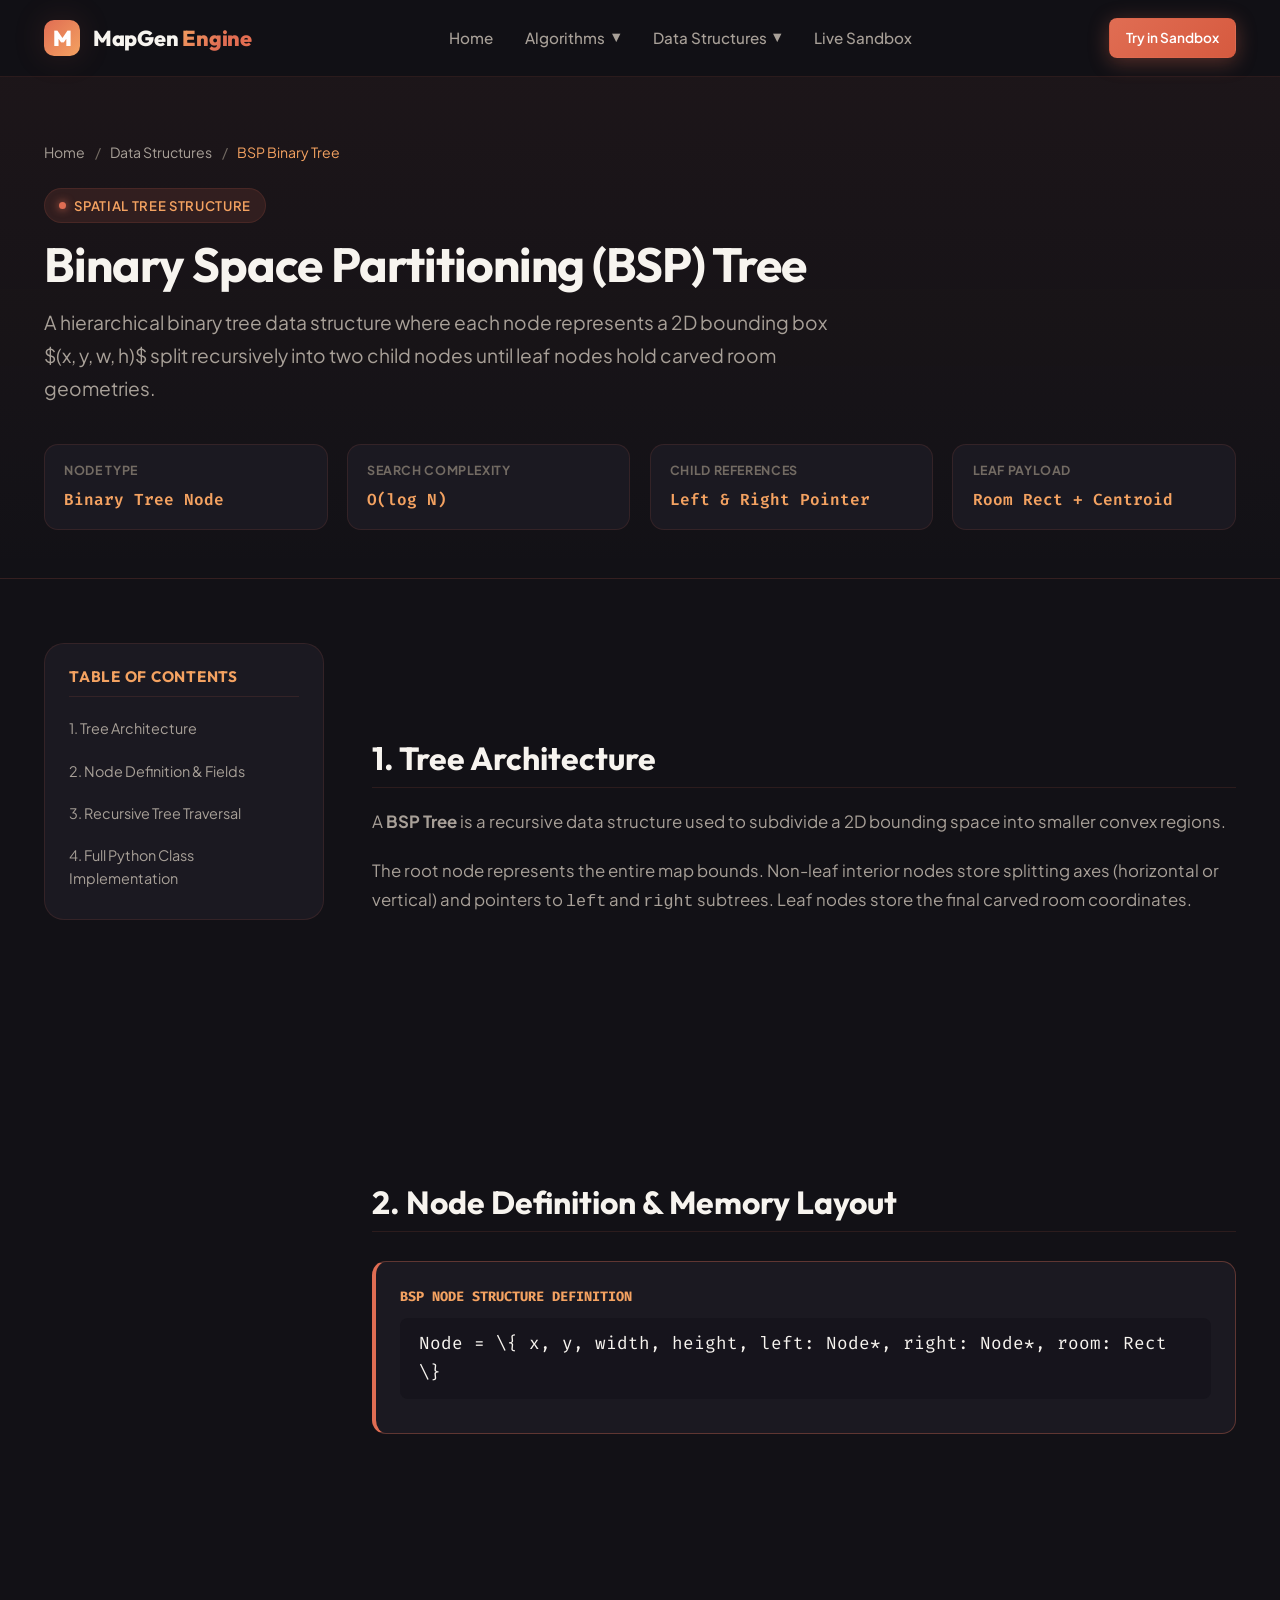
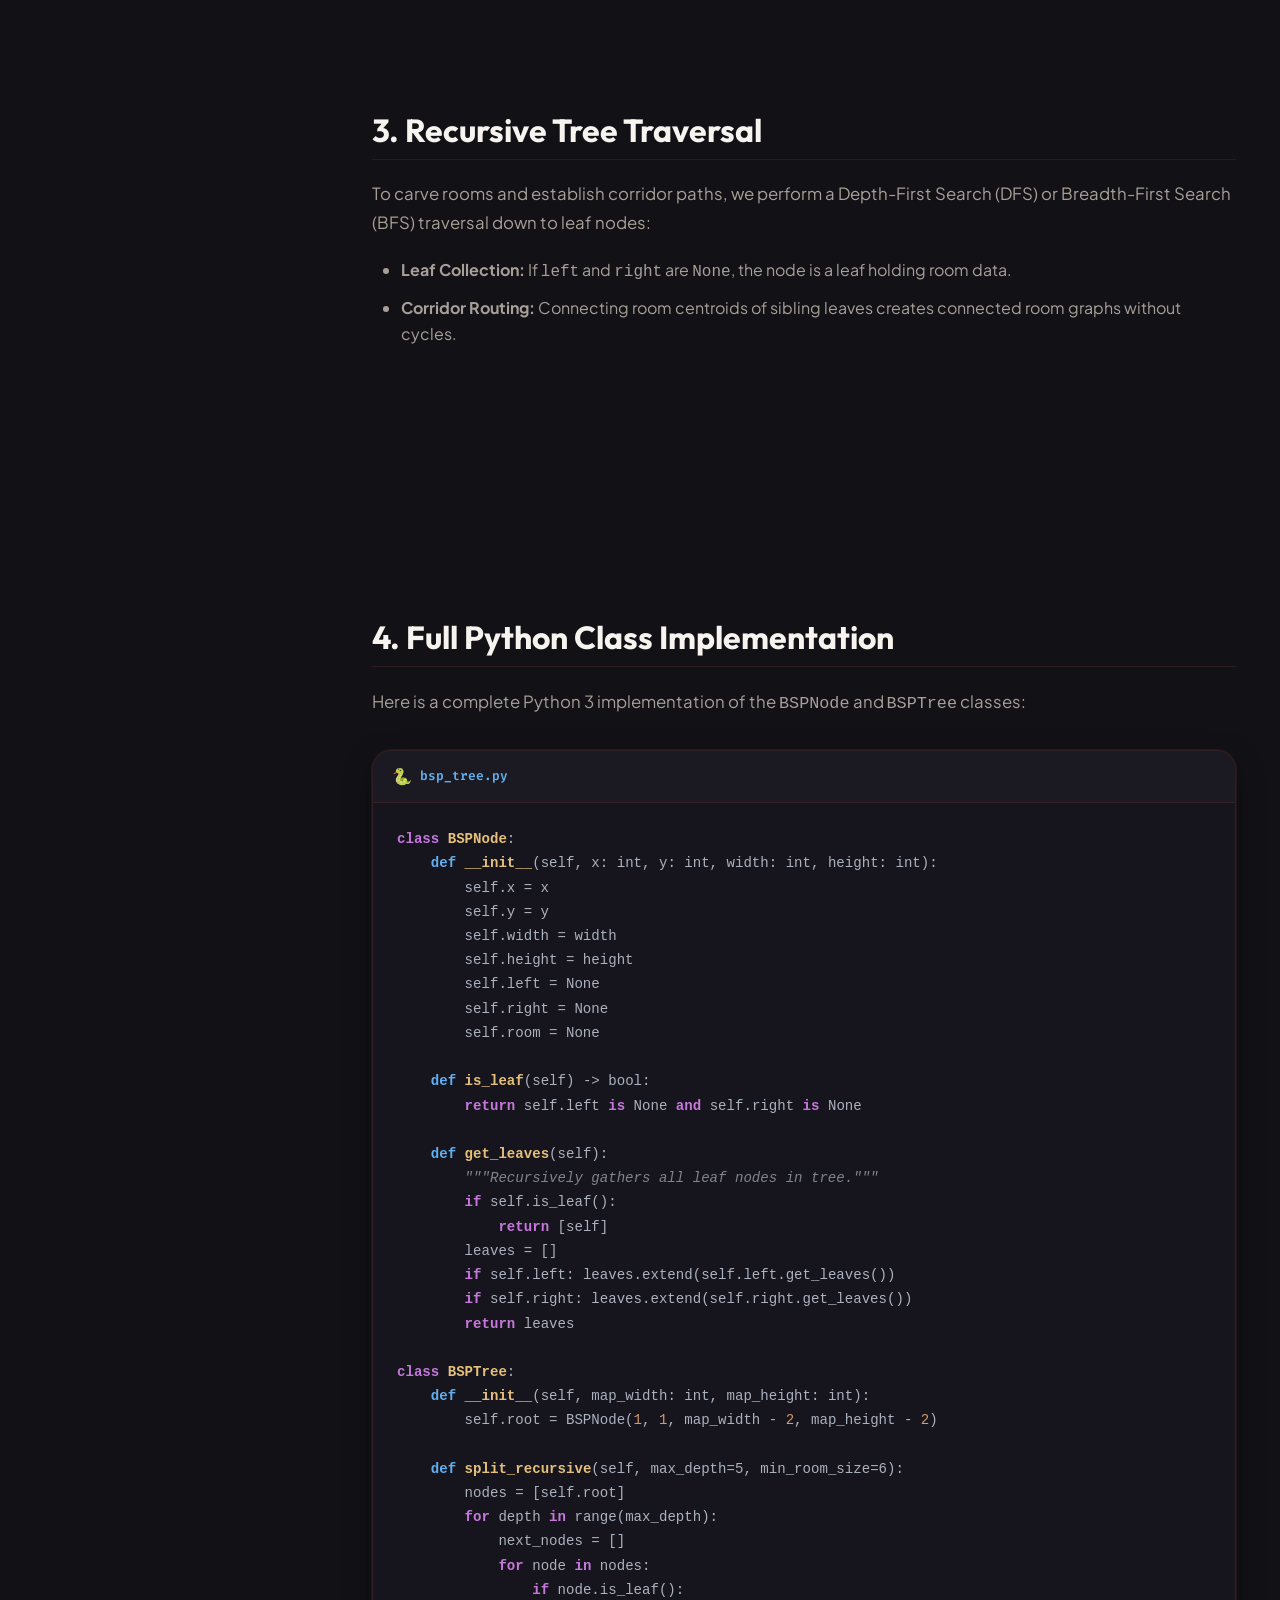
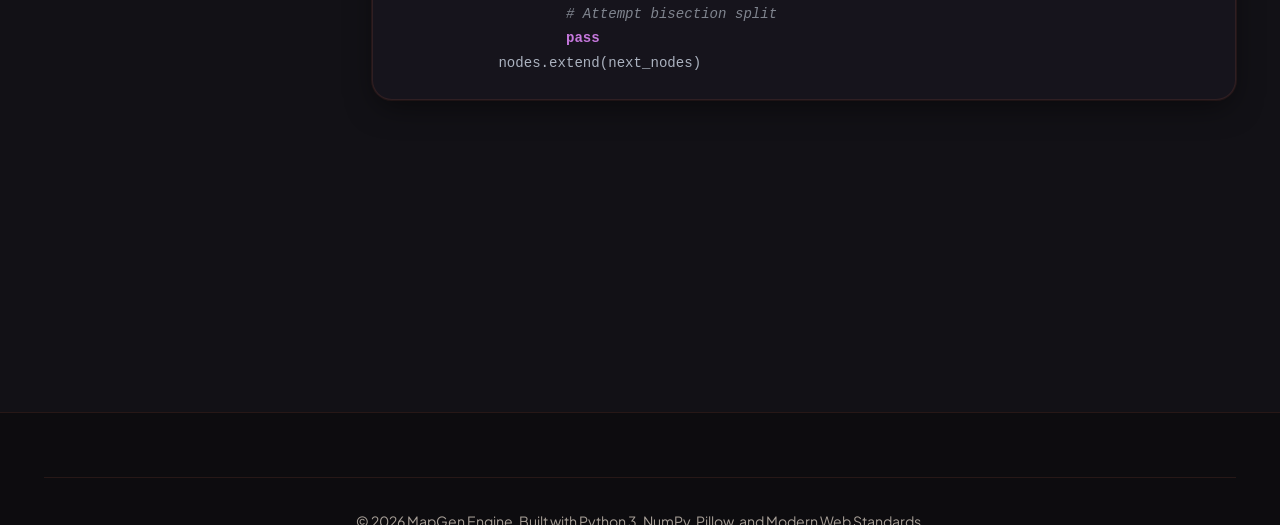
<file: web/bsp-tree.html>
<!DOCTYPE html>
<html lang="en">
<head>
  <meta charset="UTF-8">
  <meta name="viewport" content="width=device-width, initial-scale=1.0, maximum-scale=1.0, user-scalable=no">
  <meta name="description" content="In-depth guide on Binary Space Partitioning Tree Data Structures and Spatial Hierarchy in Python.">
  <title>BSP Partition Tree Data Structure — MapGen Engine Docs</title>
  <link rel="stylesheet" href="styles.css">
</head>
<body>

  <!-- Header / Navigation -->
  <header class="site-header">
    <div class="container">
      <div class="header-inner">
        <a href="index.html" class="brand-logo">
          <div class="brand-icon">M</div>
          <span>MapGen <span class="text-gradient-warm">Engine</span></span>
        </a>

        <nav class="nav-links">
          <a href="index.html">Home</a>

          <div class="nav-dropdown">
            <div class="nav-dropdown-trigger">
              <span>Algorithms</span>
              <span class="dropdown-arrow">▼</span>
            </div>
            <div class="nav-dropdown-menu">
              <a href="perlin.html"><span>Perlin / Smooth Noise</span> <span class="tag">Terrain</span></a>
              <a href="cellular.html"><span>Cellular Automata</span> <span class="tag">Caves</span></a>
              <a href="bsp.html"><span>Binary Space Partition</span> <span class="tag">Dungeons</span></a>
            </div>
          </div>

          <div class="nav-dropdown">
            <div class="nav-dropdown-trigger">
              <span>Data Structures</span>
              <span class="dropdown-arrow">▼</span>
            </div>
            <div class="nav-dropdown-menu">
              <a href="spatial-grid.html"><span>2D Spatial Grid</span> <span class="tag">Matrix</span></a>
              <a href="bsp-tree.html"><span>BSP Binary Tree</span> <span class="tag">Tree</span></a>
              <a href="moore-neighborhood.html"><span>Moore Neighborhood</span> <span class="tag">Kernel</span></a>
              <a href="spatial-hash.html"><span>Spatial Bitwise Hash</span> <span class="tag">PRNG</span></a>
            </div>
          </div>

          <a href="index.html#sandbox">Live Sandbox</a>
        </nav>

        <button class="mobile-nav-toggle" id="mobileNavToggle" aria-label="Toggle navigation menu">
          <span></span>
          <span></span>
          <span></span>
        </button>

        <a href="index.html#sandbox" class="btn btn-primary btn-sm">Try in Sandbox</a>
      </div>
    </div>
  </header>

  <!-- Subpage Hero -->
  <section class="subpage-hero">
    <div class="container">
      <div class="nav-breadcrumbs">
        <a href="index.html">Home</a> <span>/</span>
        <a href="#">Data Structures</a> <span>/</span>
        <span style="color: var(--accent-secondary);">BSP Binary Tree</span>
      </div>

      <div class="badge"><span class="badge-dot"></span> Spatial Tree Structure</div>
      <h1>Binary Space Partitioning (BSP) Tree</h1>
      <p class="lead">
        A hierarchical binary tree data structure where each node represents a 2D bounding box $(x, y, w, h)$ split recursively into two child nodes until leaf nodes hold carved room geometries.
      </p>

      <div class="algo-meta-grid">
        <div class="meta-item">
          <label>Node Type</label>
          <span>Binary Tree Node</span>
        </div>
        <div class="meta-item">
          <label>Search Complexity</label>
          <span>O(log N)</span>
        </div>
        <div class="meta-item">
          <label>Child References</label>
          <span>Left & Right Pointer</span>
        </div>
        <div class="meta-item">
          <label>Leaf Payload</label>
          <span>Room Rect + Centroid</span>
        </div>
      </div>
    </div>
  </section>

  <!-- Subpage Main Content -->
  <div class="container">
    <div class="subpage-grid">
      <!-- Sidebar TOC -->
      <aside class="subpage-sidebar">
        <div class="toc-card">
          <h4>Table of Contents</h4>
          <ul>
            <li><a href="#overview">1. Tree Architecture</a></li>
            <li><a href="#node-fields">2. Node Definition & Fields</a></li>
            <li><a href="#traversal">3. Recursive Tree Traversal</a></li>
            <li><a href="#python-code">4. Full Python Class Implementation</a></li>
          </ul>
        </div>
      </aside>

      <!-- Article Body -->
      <main class="article-body">
        <section id="overview" class="doc-block">
          <h2>1. Tree Architecture</h2>
          <p>
            A <strong>BSP Tree</strong> is a recursive data structure used to subdivide a 2D bounding space into smaller convex regions.
          </p>
          <p>
            The root node represents the entire map bounds. Non-leaf interior nodes store splitting axes (horizontal or vertical) and pointers to <code>left</code> and <code>right</code> subtrees. Leaf nodes store the final carved room coordinates.
          </p>
        </section>

        <section id="node-fields" class="doc-block">
          <h2>2. Node Definition & Memory Layout</h2>
          <div class="math-callout">
            <div class="math-title">BSP Node Structure Definition</div>
            <div class="math-formula">Node = \{ x, y, width, height, left: Node*, right: Node*, room: Rect \}</div>
          </div>
        </section>

        <section id="traversal" class="doc-block">
          <h2>3. Recursive Tree Traversal</h2>
          <p>
            To carve rooms and establish corridor paths, we perform a Depth-First Search (DFS) or Breadth-First Search (BFS) traversal down to leaf nodes:
          </p>
          <ul>
            <li><strong>Leaf Collection:</strong> If <code>left</code> and <code>right</code> are <code>None</code>, the node is a leaf holding room data.</li>
            <li><strong>Corridor Routing:</strong> Connecting room centroids of sibling leaves creates connected room graphs without cycles.</li>
          </ul>
        </section>

        <section id="python-code" class="doc-block">
          <h2>4. Full Python Class Implementation</h2>
          <p>Here is a complete Python 3 implementation of the <code>BSPNode</code> and <code>BSPTree</code> classes:</p>

          <div class="python-code-box">
            <div class="code-header">
              <span class="code-lang-badge">bsp_tree.py</span>
            </div>
            <pre><code><span class="py-keyword">class</span> <span class="py-class">BSPNode</span>:
    <span class="py-def">def</span> <span class="py-class">__init__</span>(self, x: int, y: int, width: int, height: int):
        self.x = x
        self.y = y
        self.width = width
        self.height = height
        self.left = None
        self.right = None
        self.room = None

    <span class="py-def">def</span> <span class="py-class">is_leaf</span>(self) -> bool:
        <span class="py-keyword">return</span> self.left <span class="py-keyword">is</span> None <span class="py-keyword">and</span> self.right <span class="py-keyword">is</span> None

    <span class="py-def">def</span> <span class="py-class">get_leaves</span>(self):
        <span class="py-comment">"""Recursively gathers all leaf nodes in tree."""</span>
        <span class="py-keyword">if</span> self.is_leaf():
            <span class="py-keyword">return</span> [self]
        leaves = []
        <span class="py-keyword">if</span> self.left: leaves.extend(self.left.get_leaves())
        <span class="py-keyword">if</span> self.right: leaves.extend(self.right.get_leaves())
        <span class="py-keyword">return</span> leaves

<span class="py-keyword">class</span> <span class="py-class">BSPTree</span>:
    <span class="py-def">def</span> <span class="py-class">__init__</span>(self, map_width: int, map_height: int):
        self.root = BSPNode(<span class="py-num">1</span>, <span class="py-num">1</span>, map_width - <span class="py-num">2</span>, map_height - <span class="py-num">2</span>)

    <span class="py-def">def</span> <span class="py-class">split_recursive</span>(self, max_depth=5, min_room_size=6):
        nodes = [self.root]
        <span class="py-keyword">for</span> depth <span class="py-keyword">in</span> range(max_depth):
            next_nodes = []
            <span class="py-keyword">for</span> node <span class="py-keyword">in</span> nodes:
                <span class="py-keyword">if</span> node.is_leaf():
                    <span class="py-comment"># Attempt bisection split</span>
                    <span class="py-keyword">pass</span>
            nodes.extend(next_nodes)</code></pre>
          </div>
        </section>
      </main>
    </div>
  </div>

  <!-- Footer -->
  <footer class="site-footer">
    <div class="container">
      <div class="footer-bottom">
        <p>&copy; 2026 MapGen Engine. Built with Python 3, NumPy, Pillow, and Modern Web Standards.</p>
      </div>
    </div>
  </footer>

  <!-- Application Logic JS -->
  <script src="app.js"></script>
</body>
</html>
</file>
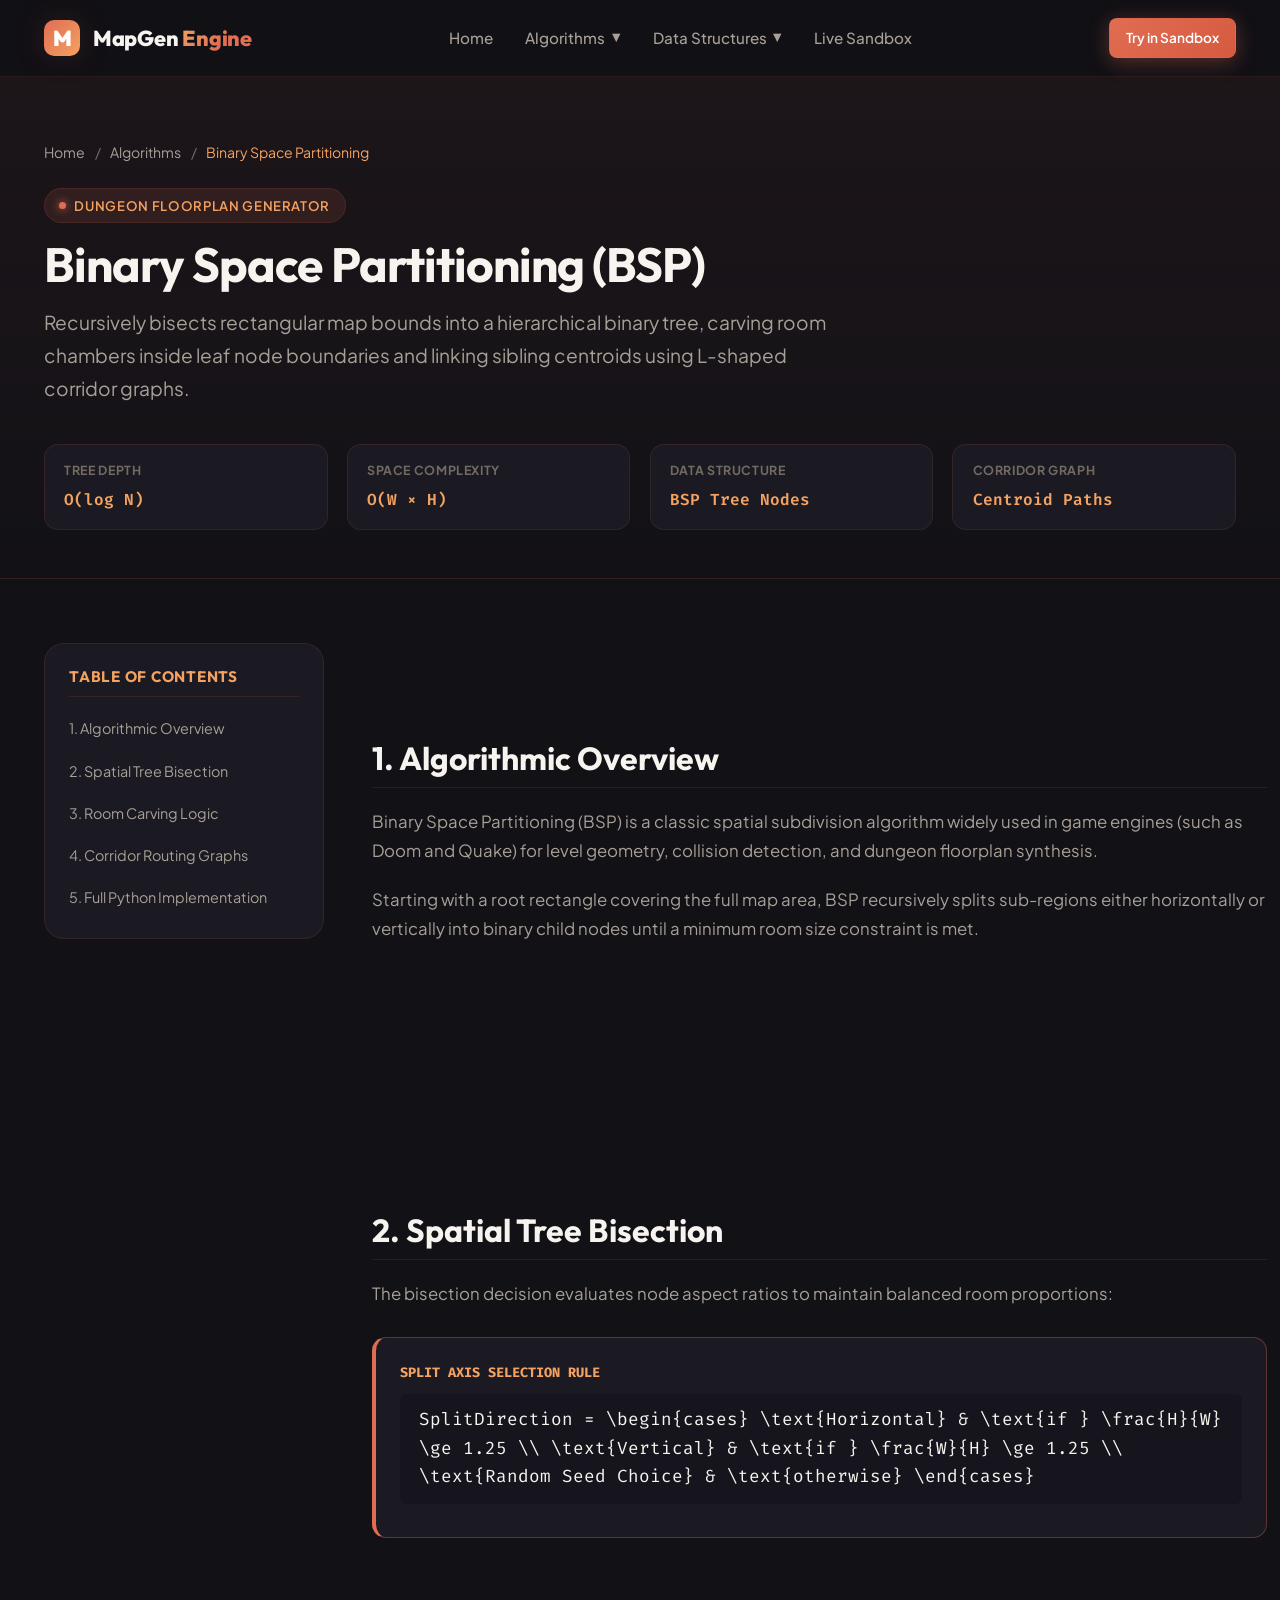
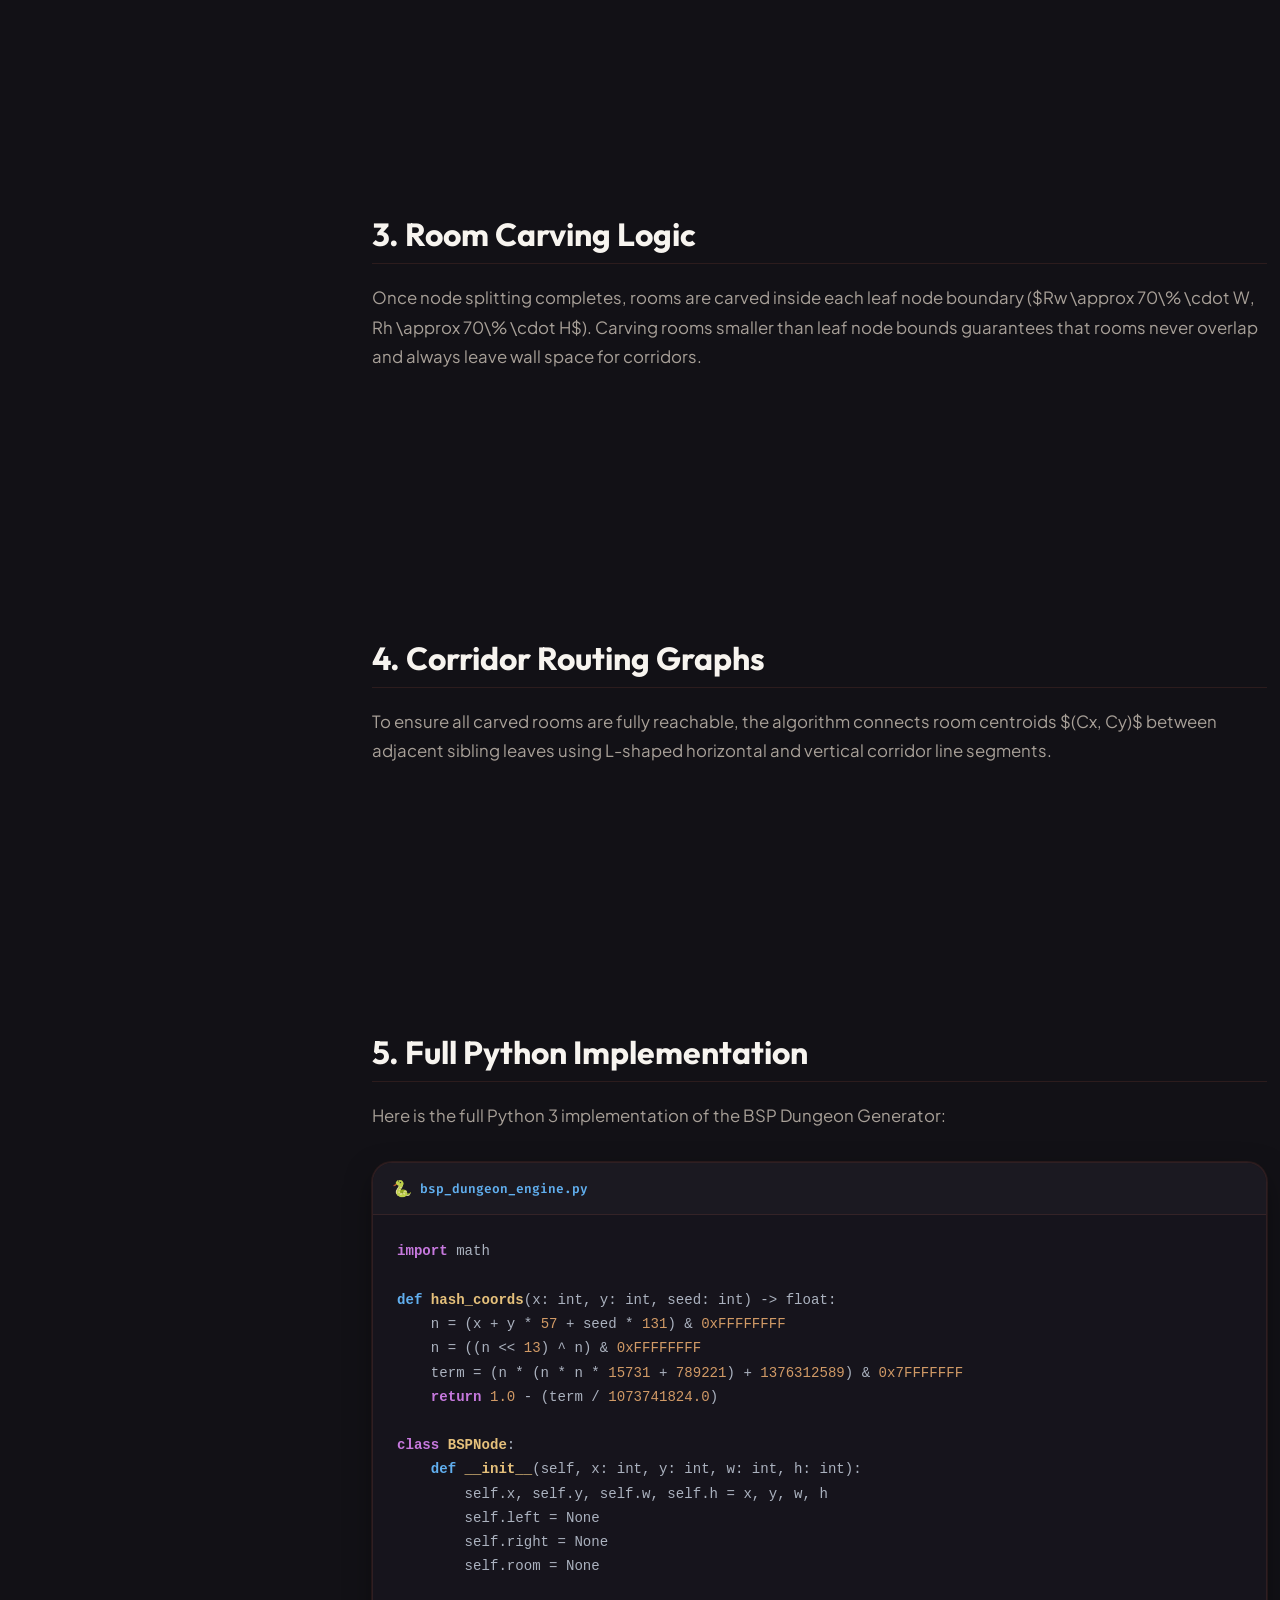
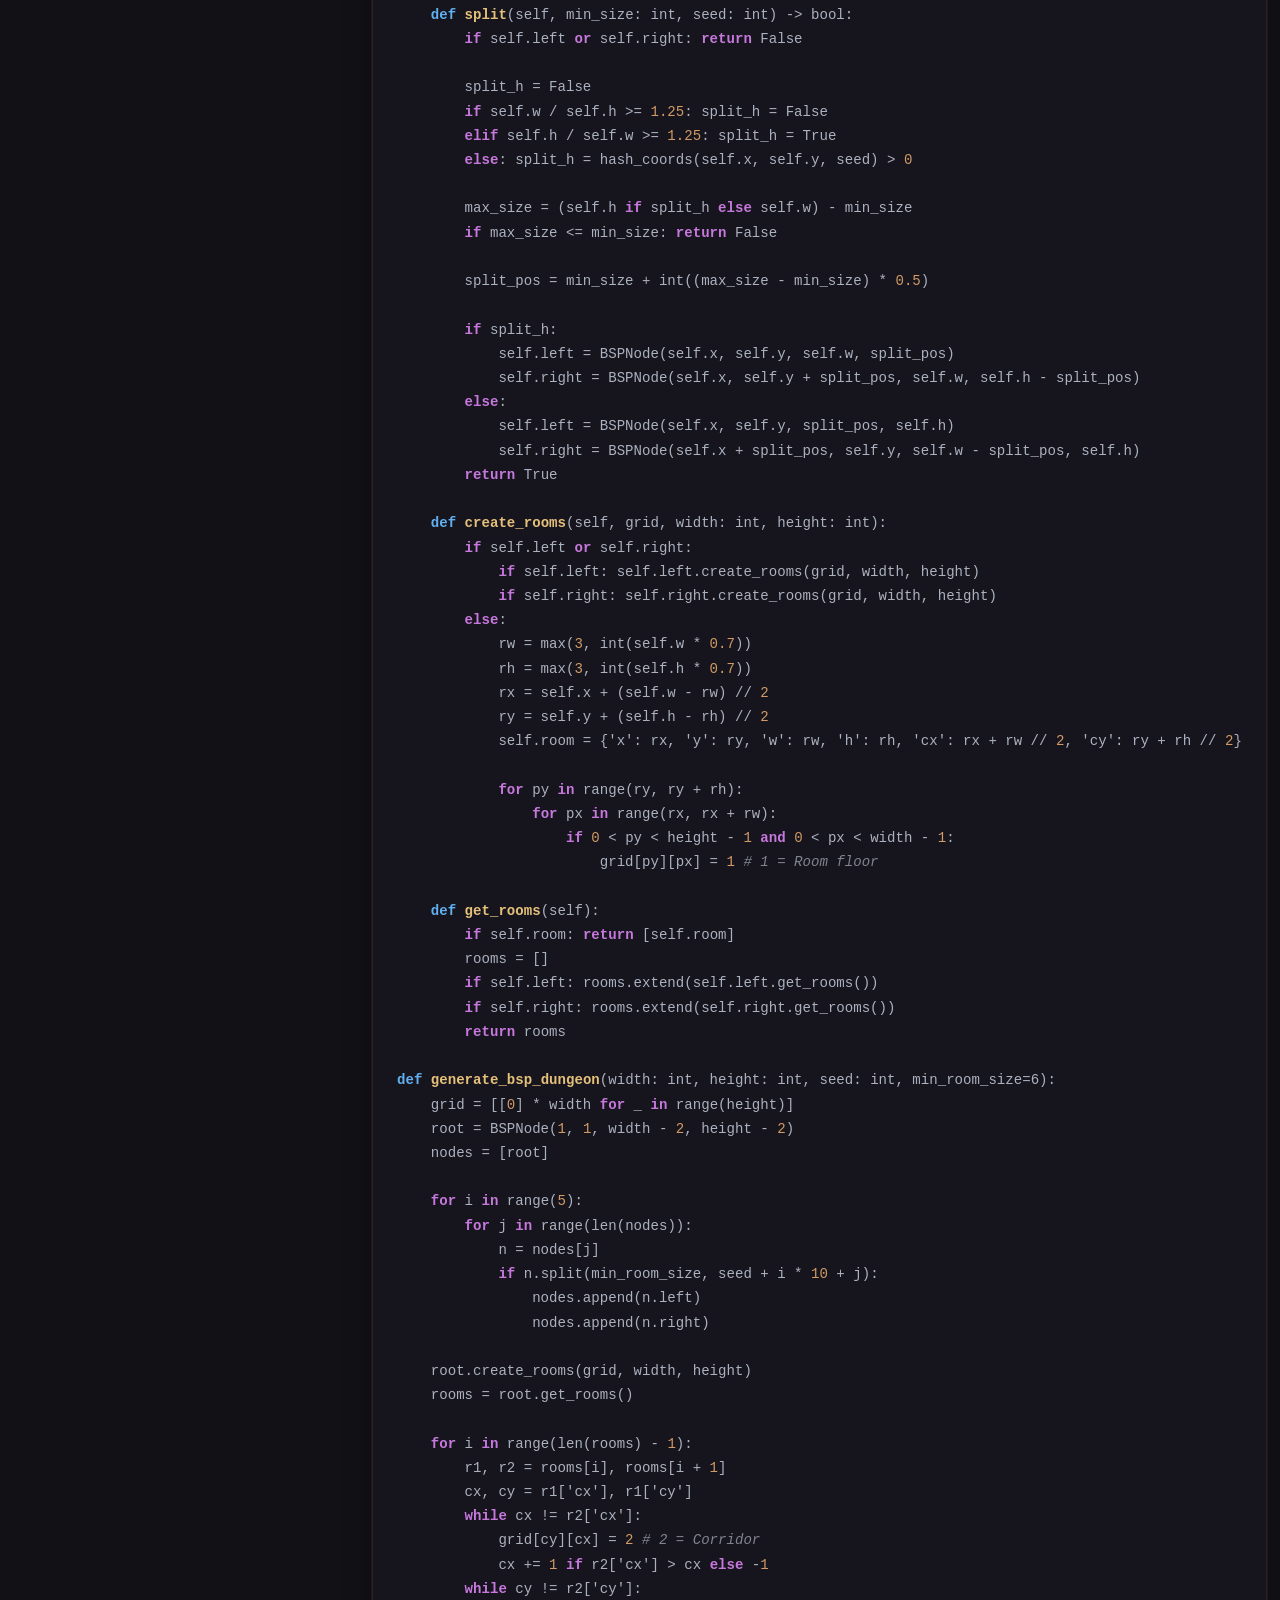
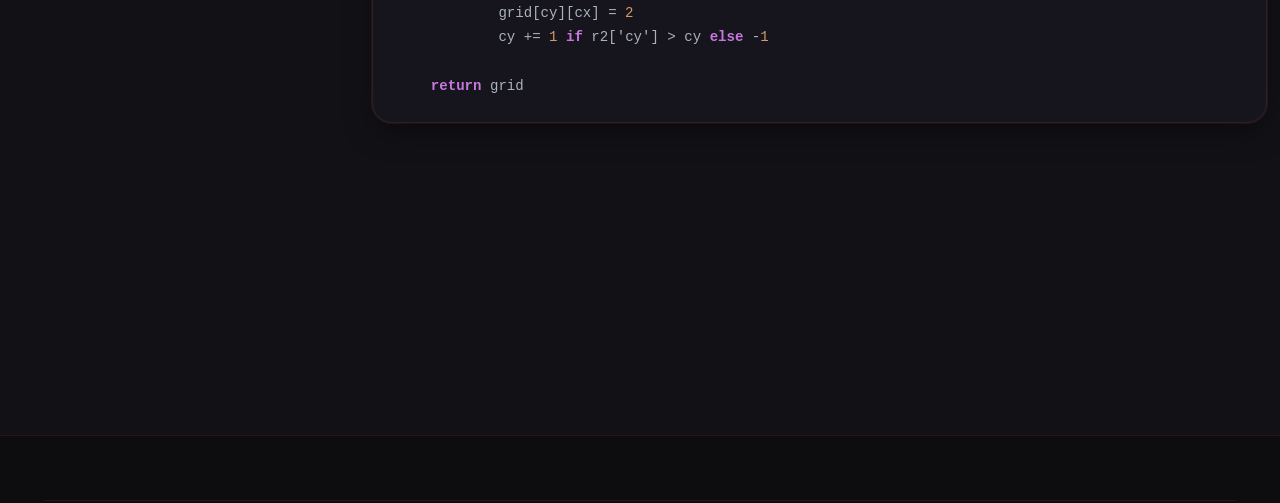
<file: web/bsp.html>
<!DOCTYPE html>
<html lang="en">
<head>
  <meta charset="UTF-8">
  <meta name="viewport" content="width=device-width, initial-scale=1.0, maximum-scale=1.0, user-scalable=no">
  <meta name="description" content="In-depth guide on Binary Space Partitioning (BSP) tree dungeon generation algorithm in Python.">
  <title>Binary Space Partitioning (BSP) — MapGen Engine Docs</title>
  <link rel="stylesheet" href="styles.css">
</head>
<body>

  <!-- Header / Navigation -->
  <header class="site-header">
    <div class="container">
      <div class="header-inner">
        <a href="index.html" class="brand-logo">
          <div class="brand-icon">M</div>
          <span>MapGen <span class="text-gradient-warm">Engine</span></span>
        </a>

        <nav class="nav-links">
          <a href="index.html">Home</a>

          <div class="nav-dropdown">
            <div class="nav-dropdown-trigger">
              <span>Algorithms</span>
              <span class="dropdown-arrow">▼</span>
            </div>
            <div class="nav-dropdown-menu">
              <a href="perlin.html"><span>Perlin / Smooth Noise</span> <span class="tag">Terrain</span></a>
              <a href="cellular.html"><span>Cellular Automata</span> <span class="tag">Caves</span></a>
              <a href="bsp.html"><span>Binary Space Partition</span> <span class="tag">Dungeons</span></a>
            </div>
          </div>

          <div class="nav-dropdown">
            <div class="nav-dropdown-trigger">
              <span>Data Structures</span>
              <span class="dropdown-arrow">▼</span>
            </div>
            <div class="nav-dropdown-menu">
              <a href="spatial-grid.html"><span>2D Spatial Grid</span> <span class="tag">Matrix</span></a>
              <a href="bsp-tree.html"><span>BSP Binary Tree</span> <span class="tag">Tree</span></a>
              <a href="moore-neighborhood.html"><span>Moore Neighborhood</span> <span class="tag">Kernel</span></a>
              <a href="spatial-hash.html"><span>Spatial Bitwise Hash</span> <span class="tag">PRNG</span></a>
            </div>
          </div>

          <a href="index.html#sandbox">Live Sandbox</a>
        </nav>

        <button class="mobile-nav-toggle" id="mobileNavToggle" aria-label="Toggle navigation menu">
          <span></span>
          <span></span>
          <span></span>
        </button>

        <a href="index.html#sandbox" class="btn btn-primary btn-sm">Try in Sandbox</a>
      </div>
    </div>
  </header>

  <!-- Subpage Hero -->
  <section class="subpage-hero">
    <div class="container">
      <div class="nav-breadcrumbs">
        <a href="index.html">Home</a> <span>/</span>
        <a href="#">Algorithms</a> <span>/</span>
        <span style="color: var(--accent-secondary);">Binary Space Partitioning</span>
      </div>

      <div class="badge"><span class="badge-dot"></span> Dungeon Floorplan Generator</div>
      <h1>Binary Space Partitioning (BSP)</h1>
      <p class="lead">
        Recursively bisects rectangular map bounds into a hierarchical binary tree, carving room chambers inside leaf node boundaries and linking sibling centroids using L-shaped corridor graphs.
      </p>

      <div class="algo-meta-grid">
        <div class="meta-item">
          <label>Tree Depth</label>
          <span>O(log N)</span>
        </div>
        <div class="meta-item">
          <label>Space Complexity</label>
          <span>O(W × H)</span>
        </div>
        <div class="meta-item">
          <label>Data Structure</label>
          <span>BSP Tree Nodes</span>
        </div>
        <div class="meta-item">
          <label>Corridor Graph</label>
          <span>Centroid Paths</span>
        </div>
      </div>
    </div>
  </section>

  <!-- Subpage Main Content -->
  <div class="container">
    <div class="subpage-grid">
      <!-- Sidebar TOC -->
      <aside class="subpage-sidebar">
        <div class="toc-card">
          <h4>Table of Contents</h4>
          <ul>
            <li><a href="#overview">1. Algorithmic Overview</a></li>
            <li><a href="#tree-bisection">2. Spatial Tree Bisection</a></li>
            <li><a href="#room-carving">3. Room Carving Logic</a></li>
            <li><a href="#corridors">4. Corridor Routing Graphs</a></li>
            <li><a href="#python-code">5. Full Python Implementation</a></li>
          </ul>
        </div>
      </aside>

      <!-- Article Body -->
      <main class="article-body">
        <section id="overview" class="doc-block">
          <h2>1. Algorithmic Overview</h2>
          <p>
            Binary Space Partitioning (BSP) is a classic spatial subdivision algorithm widely used in game engines (such as Doom and Quake) for level geometry, collision detection, and dungeon floorplan synthesis.
          </p>
          <p>
            Starting with a root rectangle covering the full map area, BSP recursively splits sub-regions either horizontally or vertically into binary child nodes until a minimum room size constraint is met.
          </p>
        </section>

        <section id="tree-bisection" class="doc-block">
          <h2>2. Spatial Tree Bisection</h2>
          <p>The bisection decision evaluates node aspect ratios to maintain balanced room proportions:</p>

          <div class="math-callout">
            <div class="math-title">Split Axis Selection Rule</div>
            <div class="math-formula">
              SplitDirection = 
              \begin{cases} 
              \text{Horizontal} & \text{if } \frac{H}{W} \ge 1.25 \\ 
              \text{Vertical} & \text{if } \frac{W}{H} \ge 1.25 \\ 
              \text{Random Seed Choice} & \text{otherwise} 
              \end{cases}
            </div>
          </div>
        </section>

        <section id="room-carving" class="doc-block">
          <h2>3. Room Carving Logic</h2>
          <p>
            Once node splitting completes, rooms are carved inside each leaf node boundary ($Rw \approx 70\% \cdot W, Rh \approx 70\% \cdot H$). Carving rooms smaller than leaf node bounds guarantees that rooms never overlap and always leave wall space for corridors.
          </p>
        </section>

        <section id="corridors" class="doc-block">
          <h2>4. Corridor Routing Graphs</h2>
          <p>
            To ensure all carved rooms are fully reachable, the algorithm connects room centroids $(Cx, Cy)$ between adjacent sibling leaves using L-shaped horizontal and vertical corridor line segments.
          </p>
        </section>

        <section id="python-code" class="doc-block">
          <h2>5. Full Python Implementation</h2>
          <p>Here is the full Python 3 implementation of the BSP Dungeon Generator:</p>

          <div class="python-code-box">
            <div class="code-header">
              <span class="code-lang-badge">bsp_dungeon_engine.py</span>
            </div>
            <pre><code><span class="py-keyword">import</span> math

<span class="py-def">def</span> <span class="py-class">hash_coords</span>(x: int, y: int, seed: int) -> float:
    n = (x + y * <span class="py-num">57</span> + seed * <span class="py-num">131</span>) & <span class="py-num">0xFFFFFFFF</span>
    n = ((n << <span class="py-num">13</span>) ^ n) & <span class="py-num">0xFFFFFFFF</span>
    term = (n * (n * n * <span class="py-num">15731</span> + <span class="py-num">789221</span>) + <span class="py-num">1376312589</span>) & <span class="py-num">0x7FFFFFFF</span>
    <span class="py-keyword">return</span> <span class="py-num">1.0</span> - (term / <span class="py-num">1073741824.0</span>)

<span class="py-keyword">class</span> <span class="py-class">BSPNode</span>:
    <span class="py-def">def</span> <span class="py-class">__init__</span>(self, x: int, y: int, w: int, h: int):
        self.x, self.y, self.w, self.h = x, y, w, h
        self.left = None
        self.right = None
        self.room = None

    <span class="py-def">def</span> <span class="py-class">split</span>(self, min_size: int, seed: int) -> bool:
        <span class="py-keyword">if</span> self.left <span class="py-keyword">or</span> self.right: <span class="py-keyword">return</span> False

        split_h = False
        <span class="py-keyword">if</span> self.w / self.h >= <span class="py-num">1.25</span>: split_h = False
        <span class="py-keyword">elif</span> self.h / self.w >= <span class="py-num">1.25</span>: split_h = True
        <span class="py-keyword">else</span>: split_h = hash_coords(self.x, self.y, seed) > <span class="py-num">0</span>

        max_size = (self.h <span class="py-keyword">if</span> split_h <span class="py-keyword">else</span> self.w) - min_size
        <span class="py-keyword">if</span> max_size <= min_size: <span class="py-keyword">return</span> False

        split_pos = min_size + int((max_size - min_size) * <span class="py-num">0.5</span>)

        <span class="py-keyword">if</span> split_h:
            self.left = BSPNode(self.x, self.y, self.w, split_pos)
            self.right = BSPNode(self.x, self.y + split_pos, self.w, self.h - split_pos)
        <span class="py-keyword">else</span>:
            self.left = BSPNode(self.x, self.y, split_pos, self.h)
            self.right = BSPNode(self.x + split_pos, self.y, self.w - split_pos, self.h)
        <span class="py-keyword">return</span> True

    <span class="py-def">def</span> <span class="py-class">create_rooms</span>(self, grid, width: int, height: int):
        <span class="py-keyword">if</span> self.left <span class="py-keyword">or</span> self.right:
            <span class="py-keyword">if</span> self.left: self.left.create_rooms(grid, width, height)
            <span class="py-keyword">if</span> self.right: self.right.create_rooms(grid, width, height)
        <span class="py-keyword">else</span>:
            rw = max(<span class="py-num">3</span>, int(self.w * <span class="py-num">0.7</span>))
            rh = max(<span class="py-num">3</span>, int(self.h * <span class="py-num">0.7</span>))
            rx = self.x + (self.w - rw) // <span class="py-num">2</span>
            ry = self.y + (self.h - rh) // <span class="py-num">2</span>
            self.room = {'x': rx, 'y': ry, 'w': rw, 'h': rh, 'cx': rx + rw // <span class="py-num">2</span>, 'cy': ry + rh // <span class="py-num">2</span>}

            <span class="py-keyword">for</span> py <span class="py-keyword">in</span> range(ry, ry + rh):
                <span class="py-keyword">for</span> px <span class="py-keyword">in</span> range(rx, rx + rw):
                    <span class="py-keyword">if</span> <span class="py-num">0</span> < py < height - <span class="py-num">1</span> <span class="py-keyword">and</span> <span class="py-num">0</span> < px < width - <span class="py-num">1</span>:
                        grid[py][px] = <span class="py-num">1</span> <span class="py-comment"># 1 = Room floor</span>

    <span class="py-def">def</span> <span class="py-class">get_rooms</span>(self):
        <span class="py-keyword">if</span> self.room: <span class="py-keyword">return</span> [self.room]
        rooms = []
        <span class="py-keyword">if</span> self.left: rooms.extend(self.left.get_rooms())
        <span class="py-keyword">if</span> self.right: rooms.extend(self.right.get_rooms())
        <span class="py-keyword">return</span> rooms

<span class="py-def">def</span> <span class="py-class">generate_bsp_dungeon</span>(width: int, height: int, seed: int, min_room_size=6):
    grid = [[<span class="py-num">0</span>] * width <span class="py-keyword">for</span> _ <span class="py-keyword">in</span> range(height)]
    root = BSPNode(<span class="py-num">1</span>, <span class="py-num">1</span>, width - <span class="py-num">2</span>, height - <span class="py-num">2</span>)
    nodes = [root]

    <span class="py-keyword">for</span> i <span class="py-keyword">in</span> range(<span class="py-num">5</span>):
        <span class="py-keyword">for</span> j <span class="py-keyword">in</span> range(len(nodes)):
            n = nodes[j]
            <span class="py-keyword">if</span> n.split(min_room_size, seed + i * <span class="py-num">10</span> + j):
                nodes.append(n.left)
                nodes.append(n.right)

    root.create_rooms(grid, width, height)
    rooms = root.get_rooms()

    <span class="py-keyword">for</span> i <span class="py-keyword">in</span> range(len(rooms) - <span class="py-num">1</span>):
        r1, r2 = rooms[i], rooms[i + <span class="py-num">1</span>]
        cx, cy = r1['cx'], r1['cy']
        <span class="py-keyword">while</span> cx != r2['cx']:
            grid[cy][cx] = <span class="py-num">2</span> <span class="py-comment"># 2 = Corridor</span>
            cx += <span class="py-num">1</span> <span class="py-keyword">if</span> r2['cx'] > cx <span class="py-keyword">else</span> -<span class="py-num">1</span>
        <span class="py-keyword">while</span> cy != r2['cy']:
            grid[cy][cx] = <span class="py-num">2</span>
            cy += <span class="py-num">1</span> <span class="py-keyword">if</span> r2['cy'] > cy <span class="py-keyword">else</span> -<span class="py-num">1</span>

    <span class="py-keyword">return</span> grid</code></pre>
          </div>
        </section>
      </main>
    </div>
  </div>

  <!-- Footer -->
  <footer class="site-footer">
    <div class="container">
      <div class="footer-bottom">
        <p>&copy; 2026 MapGen Engine. Built with Python 3, NumPy, Pillow, and Modern Web Standards.</p>
      </div>
    </div>
  </footer>

  <!-- Application Logic JS -->
  <script src="app.js"></script>
</body>
</html>
</file>
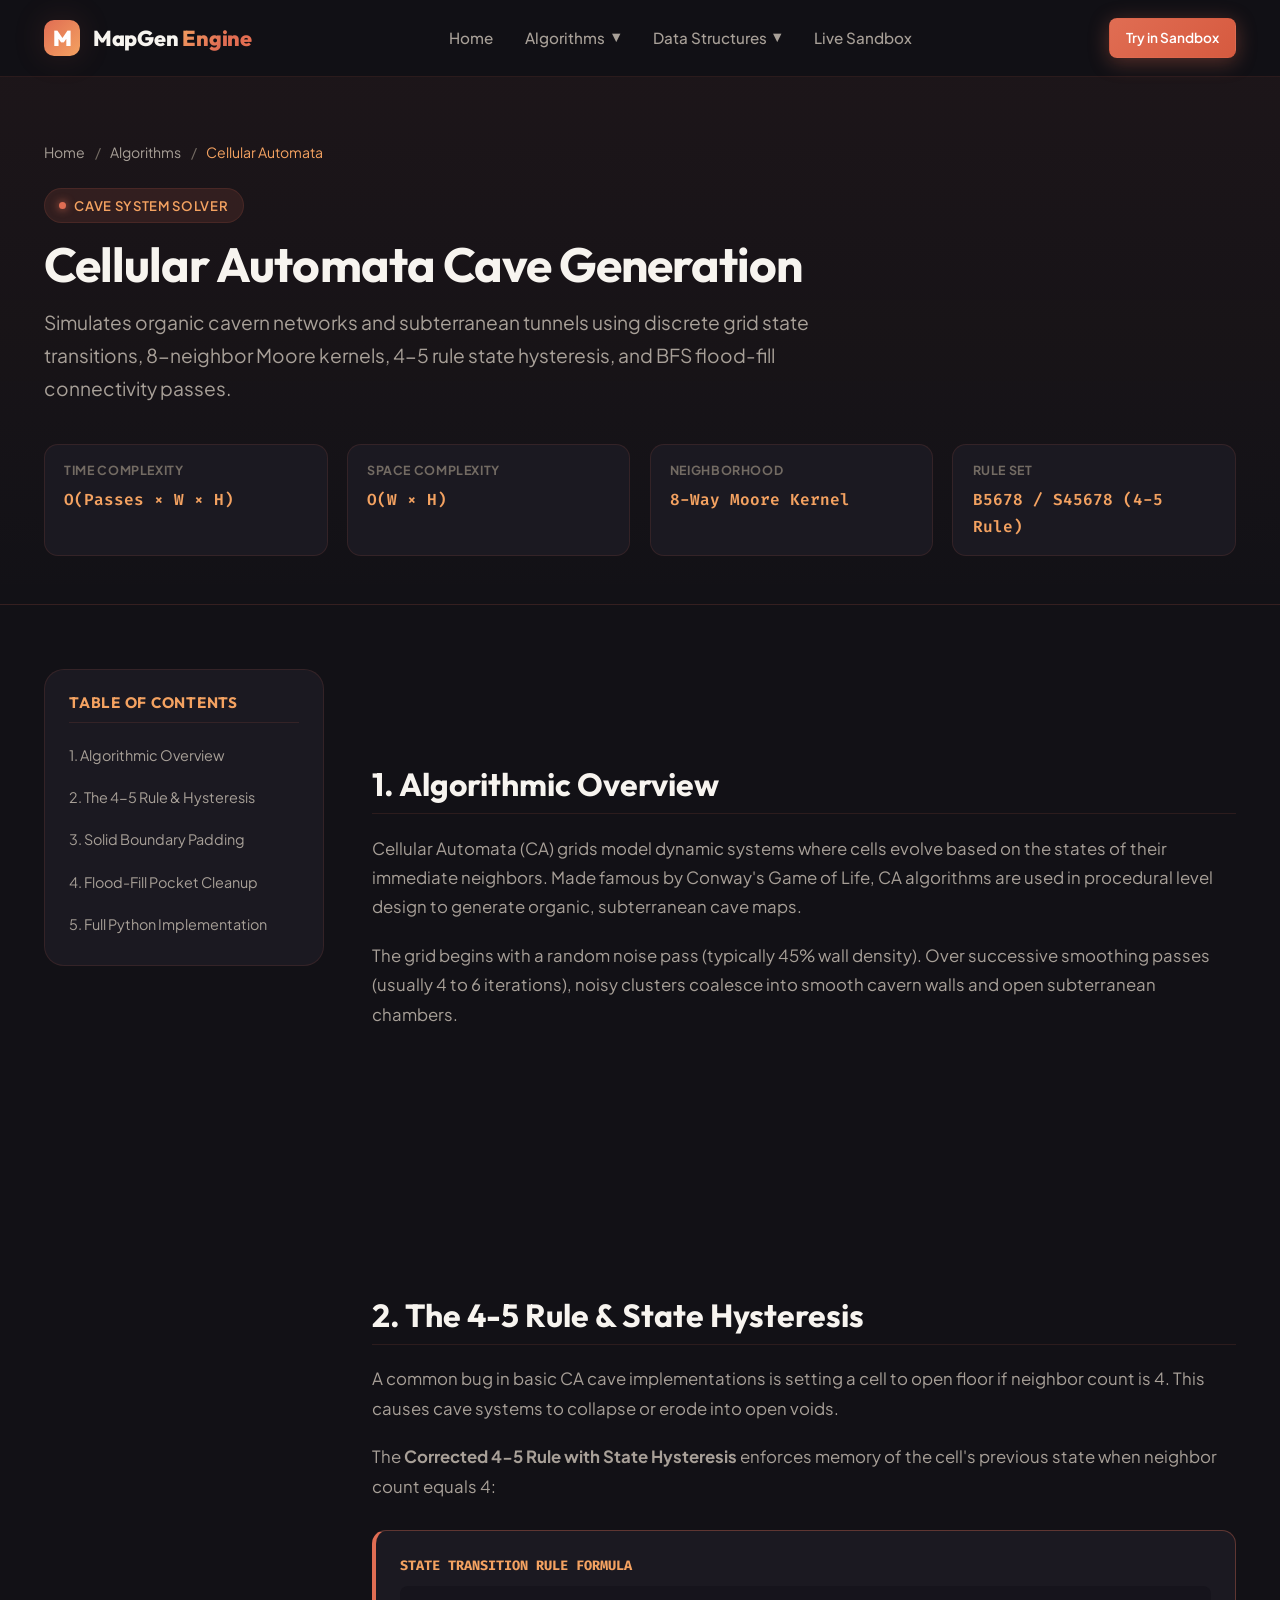
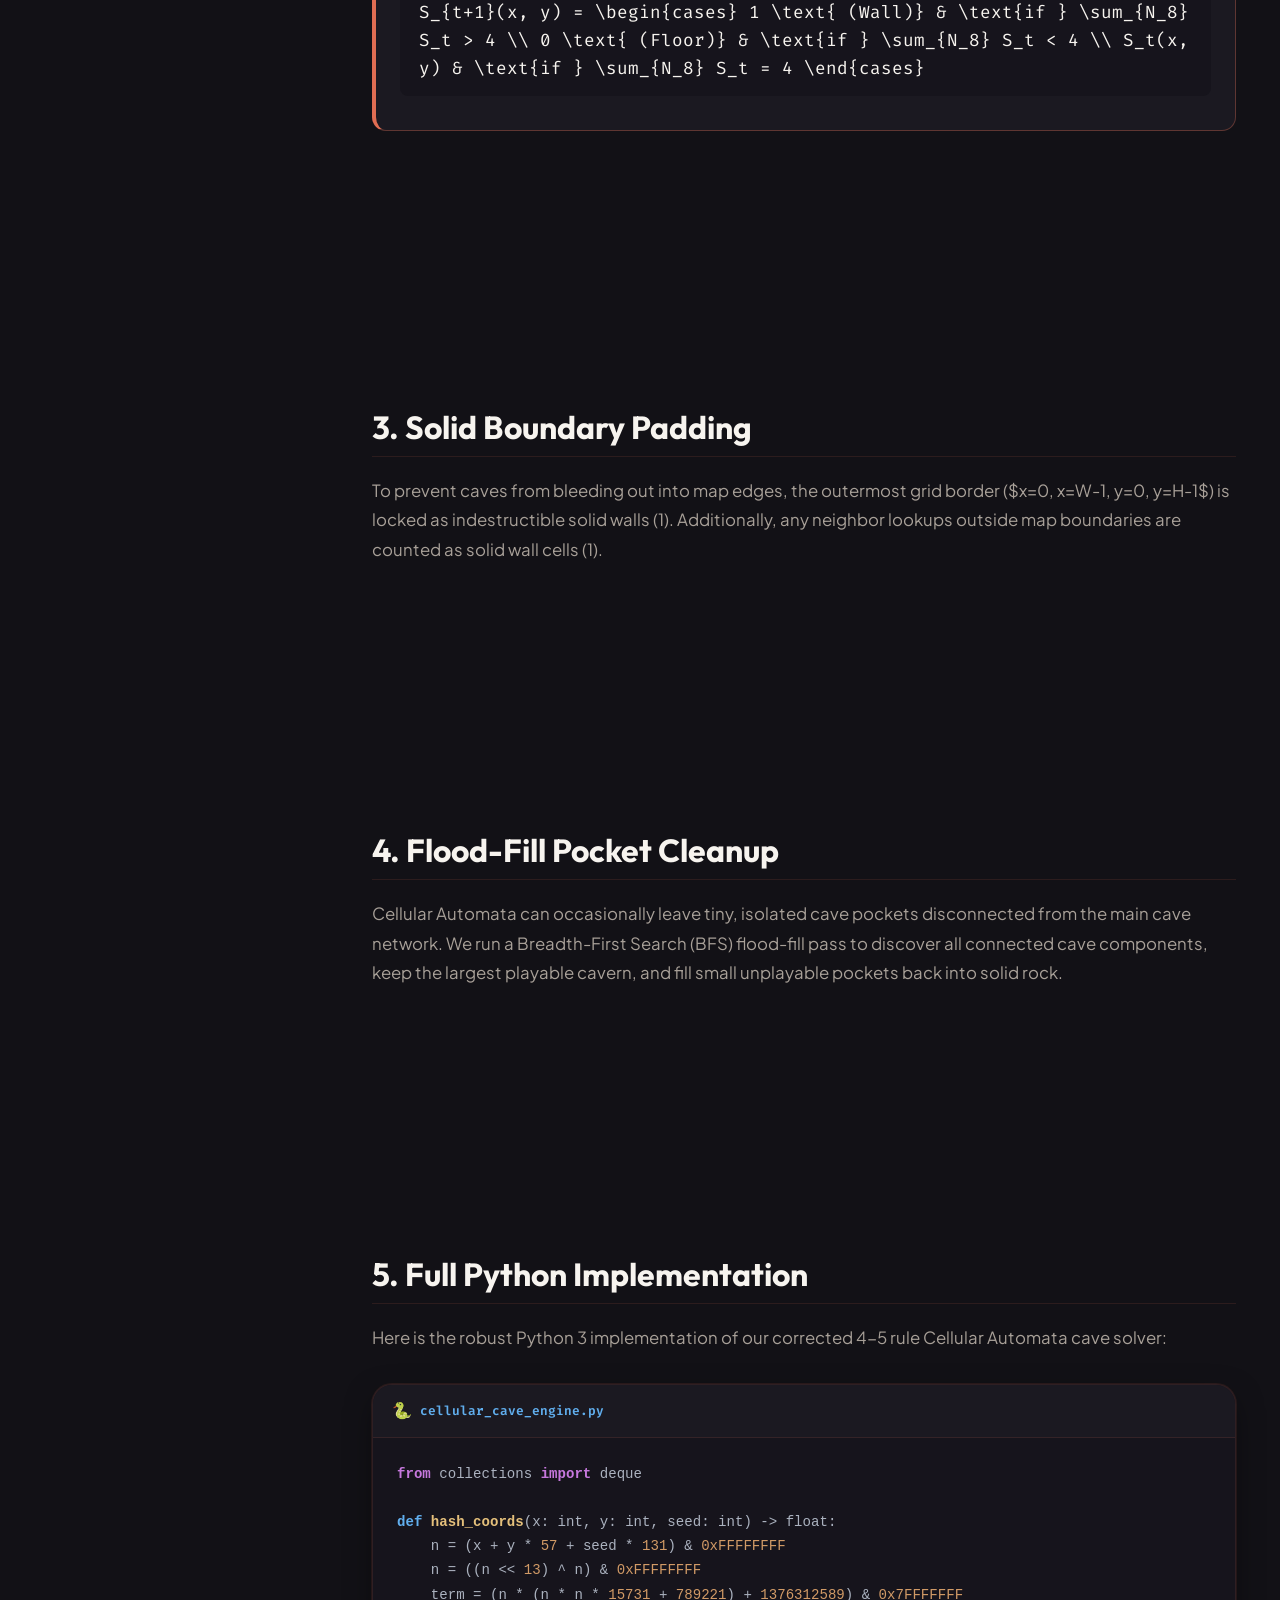
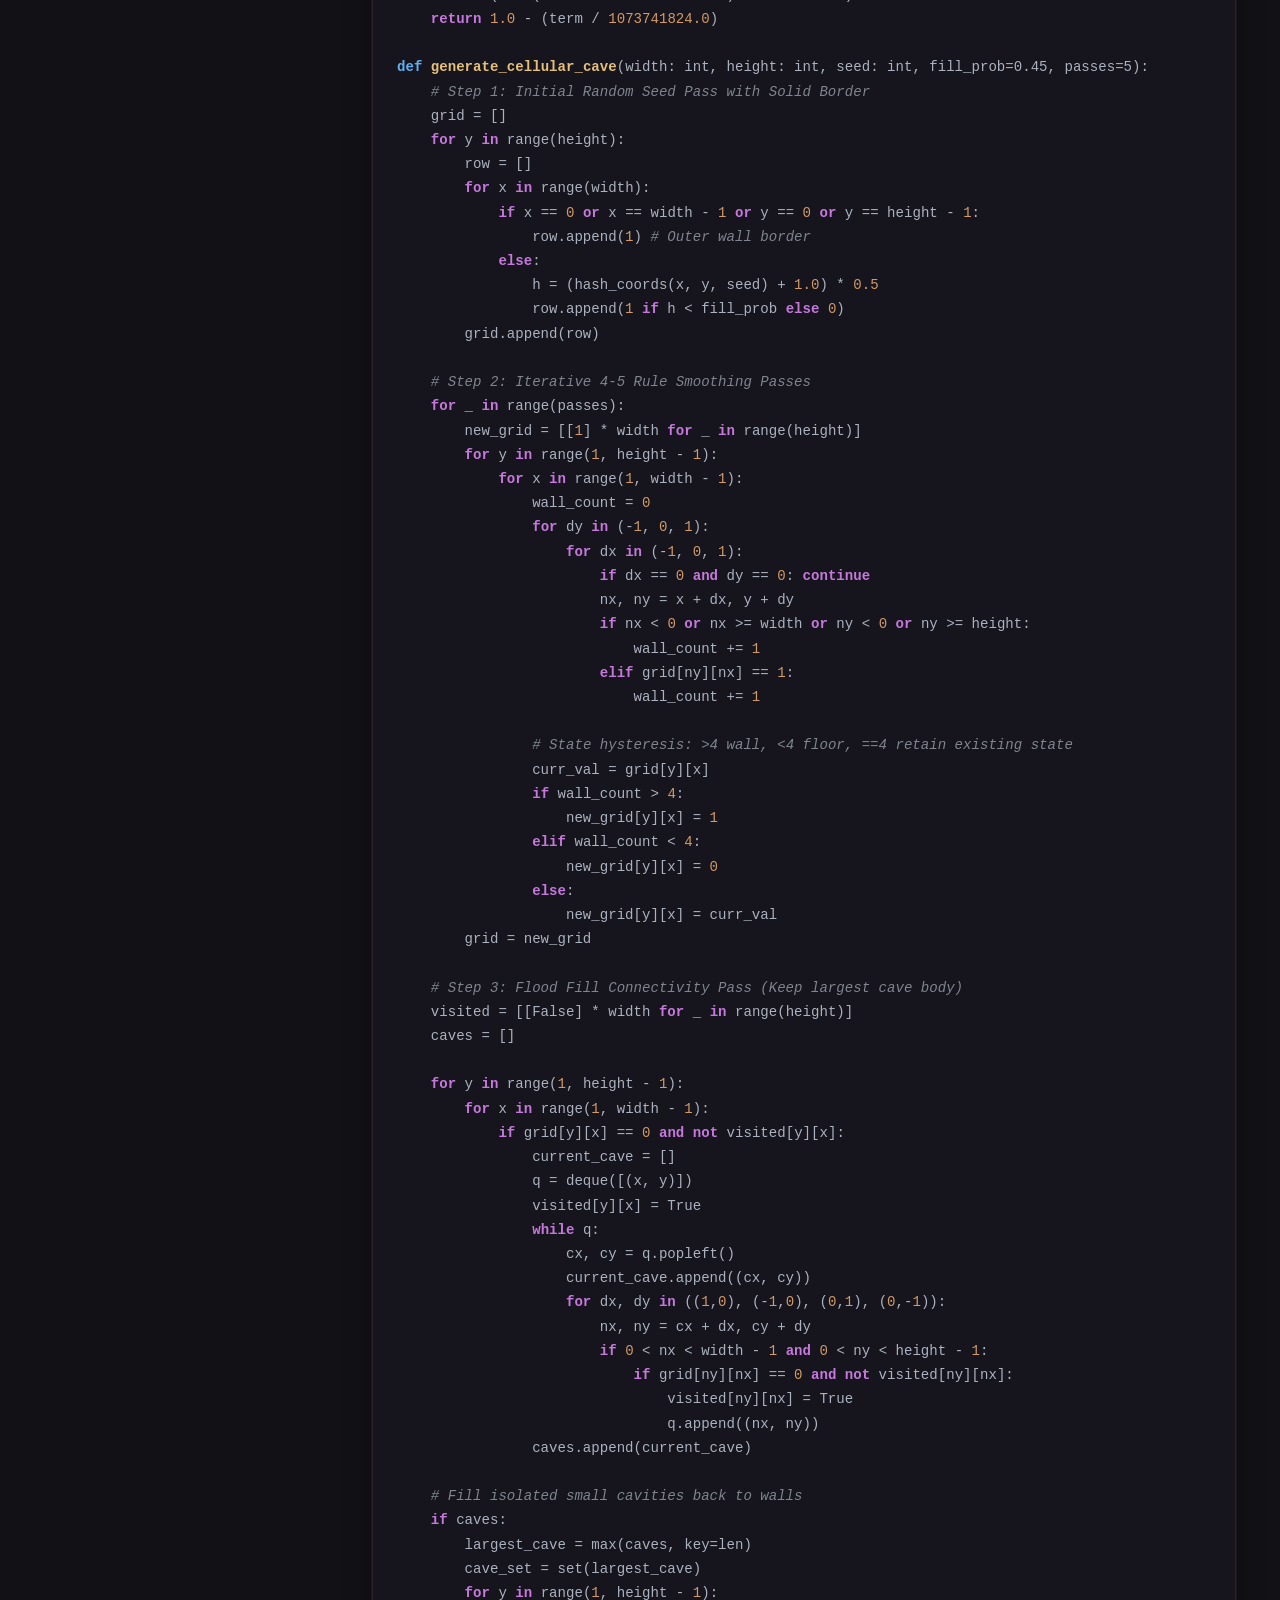
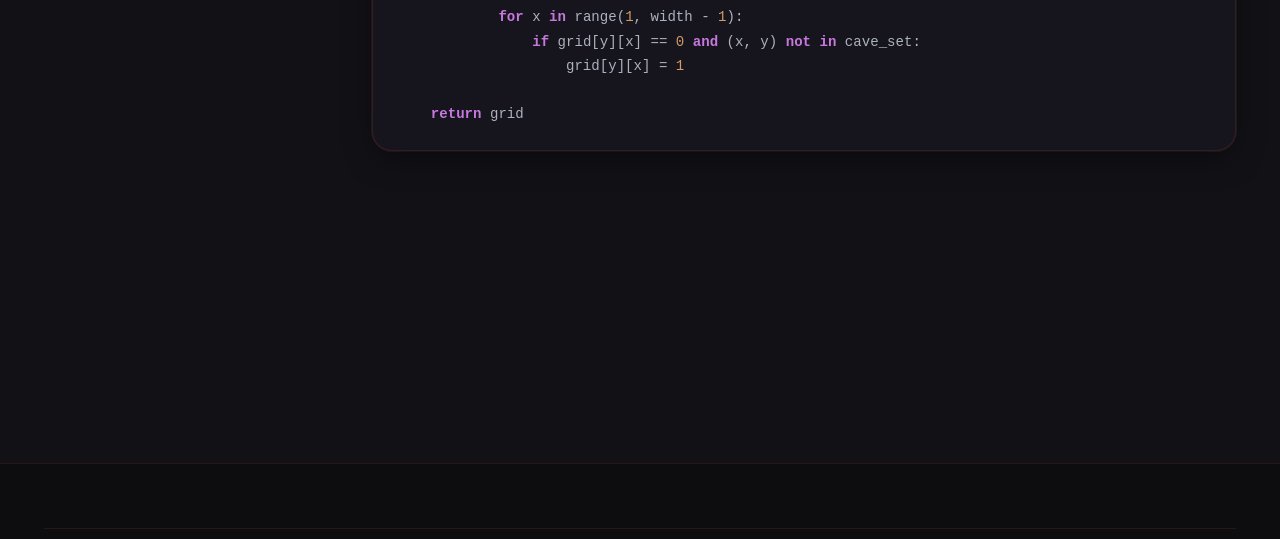
<file: web/cellular.html>
<!DOCTYPE html>
<html lang="en">
<head>
  <meta charset="UTF-8">
  <meta name="viewport" content="width=device-width, initial-scale=1.0, maximum-scale=1.0, user-scalable=no">
  <meta name="description" content="In-depth guide on Cellular Automata cave generation algorithm in Python using 4-5 transition rule with hysteresis and flood-fill cavity cleanup.">
  <title>Cellular Automata Caves — MapGen Engine Docs</title>
  <link rel="stylesheet" href="styles.css">
</head>
<body>

  <!-- Header / Navigation -->
  <header class="site-header">
    <div class="container">
      <div class="header-inner">
        <a href="index.html" class="brand-logo">
          <div class="brand-icon">M</div>
          <span>MapGen <span class="text-gradient-warm">Engine</span></span>
        </a>

        <nav class="nav-links">
          <a href="index.html">Home</a>

          <div class="nav-dropdown">
            <div class="nav-dropdown-trigger">
              <span>Algorithms</span>
              <span class="dropdown-arrow">▼</span>
            </div>
            <div class="nav-dropdown-menu">
              <a href="perlin.html"><span>Perlin / Smooth Noise</span> <span class="tag">Terrain</span></a>
              <a href="cellular.html"><span>Cellular Automata</span> <span class="tag">Caves</span></a>
              <a href="bsp.html"><span>Binary Space Partition</span> <span class="tag">Dungeons</span></a>
            </div>
          </div>

          <div class="nav-dropdown">
            <div class="nav-dropdown-trigger">
              <span>Data Structures</span>
              <span class="dropdown-arrow">▼</span>
            </div>
            <div class="nav-dropdown-menu">
              <a href="spatial-grid.html"><span>2D Spatial Grid</span> <span class="tag">Matrix</span></a>
              <a href="bsp-tree.html"><span>BSP Binary Tree</span> <span class="tag">Tree</span></a>
              <a href="moore-neighborhood.html"><span>Moore Neighborhood</span> <span class="tag">Kernel</span></a>
              <a href="spatial-hash.html"><span>Spatial Bitwise Hash</span> <span class="tag">PRNG</span></a>
            </div>
          </div>

          <a href="index.html#sandbox">Live Sandbox</a>
        </nav>

        <button class="mobile-nav-toggle" id="mobileNavToggle" aria-label="Toggle navigation menu">
          <span></span>
          <span></span>
          <span></span>
        </button>

        <a href="index.html#sandbox" class="btn btn-primary btn-sm">Try in Sandbox</a>
      </div>
    </div>
  </header>

  <!-- Subpage Hero -->
  <section class="subpage-hero">
    <div class="container">
      <div class="nav-breadcrumbs">
        <a href="index.html">Home</a> <span>/</span>
        <a href="#">Algorithms</a> <span>/</span>
        <span style="color: var(--accent-secondary);">Cellular Automata</span>
      </div>

      <div class="badge"><span class="badge-dot"></span> Cave System Solver</div>
      <h1>Cellular Automata Cave Generation</h1>
      <p class="lead">
        Simulates organic cavern networks and subterranean tunnels using discrete grid state transitions, 8-neighbor Moore kernels, 4-5 rule state hysteresis, and BFS flood-fill connectivity passes.
      </p>

      <div class="algo-meta-grid">
        <div class="meta-item">
          <label>Time Complexity</label>
          <span>O(Passes × W × H)</span>
        </div>
        <div class="meta-item">
          <label>Space Complexity</label>
          <span>O(W × H)</span>
        </div>
        <div class="meta-item">
          <label>Neighborhood</label>
          <span>8-Way Moore Kernel</span>
        </div>
        <div class="meta-item">
          <label>Rule Set</label>
          <span>B5678 / S45678 (4-5 Rule)</span>
        </div>
      </div>
    </div>
  </section>

  <!-- Subpage Main Content -->
  <div class="container">
    <div class="subpage-grid">
      <!-- Sidebar TOC -->
      <aside class="subpage-sidebar">
        <div class="toc-card">
          <h4>Table of Contents</h4>
          <ul>
            <li><a href="#overview">1. Algorithmic Overview</a></li>
            <li><a href="#rules">2. The 4-5 Rule & Hysteresis</a></li>
            <li><a href="#border">3. Solid Boundary Padding</a></li>
            <li><a href="#floodfill">4. Flood-Fill Pocket Cleanup</a></li>
            <li><a href="#python-code">5. Full Python Implementation</a></li>
          </ul>
        </div>
      </aside>

      <!-- Article Body -->
      <main class="article-body">
        <section id="overview" class="doc-block">
          <h2>1. Algorithmic Overview</h2>
          <p>
            Cellular Automata (CA) grids model dynamic systems where cells evolve based on the states of their immediate neighbors. Made famous by Conway's Game of Life, CA algorithms are used in procedural level design to generate organic, subterranean cave maps.
          </p>
          <p>
            The grid begins with a random noise pass (typically 45% wall density). Over successive smoothing passes (usually 4 to 6 iterations), noisy clusters coalesce into smooth cavern walls and open subterranean chambers.
          </p>
        </section>

        <section id="rules" class="doc-block">
          <h2>2. The 4-5 Rule & State Hysteresis</h2>
          <p>
            A common bug in basic CA cave implementations is setting a cell to open floor if neighbor count is 4. This causes cave systems to collapse or erode into open voids.
          </p>
          <p>
            The <strong>Corrected 4-5 Rule with State Hysteresis</strong> enforces memory of the cell's previous state when neighbor count equals 4:
          </p>

          <div class="math-callout">
            <div class="math-title">State Transition Rule Formula</div>
            <div class="math-formula">
              S_{t+1}(x, y) = 
              \begin{cases} 
              1 \text{ (Wall)} & \text{if } \sum_{N_8} S_t > 4 \\ 
              0 \text{ (Floor)} & \text{if } \sum_{N_8} S_t < 4 \\ 
              S_t(x, y) & \text{if } \sum_{N_8} S_t = 4 
              \end{cases}
            </div>
          </div>
        </section>

        <section id="border" class="doc-block">
          <h2>3. Solid Boundary Padding</h2>
          <p>
            To prevent caves from bleeding out into map edges, the outermost grid border ($x=0, x=W-1, y=0, y=H-1$) is locked as indestructible solid walls (1). Additionally, any neighbor lookups outside map boundaries are counted as solid wall cells (1).
          </p>
        </section>

        <section id="floodfill" class="doc-block">
          <h2>4. Flood-Fill Pocket Cleanup</h2>
          <p>
            Cellular Automata can occasionally leave tiny, isolated cave pockets disconnected from the main cave network. We run a Breadth-First Search (BFS) flood-fill pass to discover all connected cave components, keep the largest playable cavern, and fill small unplayable pockets back into solid rock.
          </p>
        </section>

        <section id="python-code" class="doc-block">
          <h2>5. Full Python Implementation</h2>
          <p>Here is the robust Python 3 implementation of our corrected 4-5 rule Cellular Automata cave solver:</p>

          <div class="python-code-box">
            <div class="code-header">
              <span class="code-lang-badge">cellular_cave_engine.py</span>
            </div>
            <pre><code><span class="py-keyword">from</span> collections <span class="py-keyword">import</span> deque

<span class="py-def">def</span> <span class="py-class">hash_coords</span>(x: int, y: int, seed: int) -> float:
    n = (x + y * <span class="py-num">57</span> + seed * <span class="py-num">131</span>) & <span class="py-num">0xFFFFFFFF</span>
    n = ((n << <span class="py-num">13</span>) ^ n) & <span class="py-num">0xFFFFFFFF</span>
    term = (n * (n * n * <span class="py-num">15731</span> + <span class="py-num">789221</span>) + <span class="py-num">1376312589</span>) & <span class="py-num">0x7FFFFFFF</span>
    <span class="py-keyword">return</span> <span class="py-num">1.0</span> - (term / <span class="py-num">1073741824.0</span>)

<span class="py-def">def</span> <span class="py-class">generate_cellular_cave</span>(width: int, height: int, seed: int, fill_prob=0.45, passes=5):
    <span class="py-comment"># Step 1: Initial Random Seed Pass with Solid Border</span>
    grid = []
    <span class="py-keyword">for</span> y <span class="py-keyword">in</span> range(height):
        row = []
        <span class="py-keyword">for</span> x <span class="py-keyword">in</span> range(width):
            <span class="py-keyword">if</span> x == <span class="py-num">0</span> <span class="py-keyword">or</span> x == width - <span class="py-num">1</span> <span class="py-keyword">or</span> y == <span class="py-num">0</span> <span class="py-keyword">or</span> y == height - <span class="py-num">1</span>:
                row.append(<span class="py-num">1</span>) <span class="py-comment"># Outer wall border</span>
            <span class="py-keyword">else</span>:
                h = (hash_coords(x, y, seed) + <span class="py-num">1.0</span>) * <span class="py-num">0.5</span>
                row.append(<span class="py-num">1</span> <span class="py-keyword">if</span> h < fill_prob <span class="py-keyword">else</span> <span class="py-num">0</span>)
        grid.append(row)

    <span class="py-comment"># Step 2: Iterative 4-5 Rule Smoothing Passes</span>
    <span class="py-keyword">for</span> _ <span class="py-keyword">in</span> range(passes):
        new_grid = [[<span class="py-num">1</span>] * width <span class="py-keyword">for</span> _ <span class="py-keyword">in</span> range(height)]
        <span class="py-keyword">for</span> y <span class="py-keyword">in</span> range(<span class="py-num">1</span>, height - <span class="py-num">1</span>):
            <span class="py-keyword">for</span> x <span class="py-keyword">in</span> range(<span class="py-num">1</span>, width - <span class="py-num">1</span>):
                wall_count = <span class="py-num">0</span>
                <span class="py-keyword">for</span> dy <span class="py-keyword">in</span> (-<span class="py-num">1</span>, <span class="py-num">0</span>, <span class="py-num">1</span>):
                    <span class="py-keyword">for</span> dx <span class="py-keyword">in</span> (-<span class="py-num">1</span>, <span class="py-num">0</span>, <span class="py-num">1</span>):
                        <span class="py-keyword">if</span> dx == <span class="py-num">0</span> <span class="py-keyword">and</span> dy == <span class="py-num">0</span>: <span class="py-keyword">continue</span>
                        nx, ny = x + dx, y + dy
                        <span class="py-keyword">if</span> nx < <span class="py-num">0</span> <span class="py-keyword">or</span> nx >= width <span class="py-keyword">or</span> ny < <span class="py-num">0</span> <span class="py-keyword">or</span> ny >= height:
                            wall_count += <span class="py-num">1</span>
                        <span class="py-keyword">elif</span> grid[ny][nx] == <span class="py-num">1</span>:
                            wall_count += <span class="py-num">1</span>

                <span class="py-comment"># State hysteresis: >4 wall, <4 floor, ==4 retain existing state</span>
                curr_val = grid[y][x]
                <span class="py-keyword">if</span> wall_count > <span class="py-num">4</span>:
                    new_grid[y][x] = <span class="py-num">1</span>
                <span class="py-keyword">elif</span> wall_count < <span class="py-num">4</span>:
                    new_grid[y][x] = <span class="py-num">0</span>
                <span class="py-keyword">else</span>:
                    new_grid[y][x] = curr_val
        grid = new_grid

    <span class="py-comment"># Step 3: Flood Fill Connectivity Pass (Keep largest cave body)</span>
    visited = [[False] * width <span class="py-keyword">for</span> _ <span class="py-keyword">in</span> range(height)]
    caves = []

    <span class="py-keyword">for</span> y <span class="py-keyword">in</span> range(<span class="py-num">1</span>, height - <span class="py-num">1</span>):
        <span class="py-keyword">for</span> x <span class="py-keyword">in</span> range(<span class="py-num">1</span>, width - <span class="py-num">1</span>):
            <span class="py-keyword">if</span> grid[y][x] == <span class="py-num">0</span> <span class="py-keyword">and</span> <span class="py-keyword">not</span> visited[y][x]:
                current_cave = []
                q = deque([(x, y)])
                visited[y][x] = True
                <span class="py-keyword">while</span> q:
                    cx, cy = q.popleft()
                    current_cave.append((cx, cy))
                    <span class="py-keyword">for</span> dx, dy <span class="py-keyword">in</span> ((<span class="py-num">1</span>,<span class="py-num">0</span>), (-<span class="py-num">1</span>,<span class="py-num">0</span>), (<span class="py-num">0</span>,<span class="py-num">1</span>), (<span class="py-num">0</span>,-<span class="py-num">1</span>)):
                        nx, ny = cx + dx, cy + dy
                        <span class="py-keyword">if</span> <span class="py-num">0</span> < nx < width - <span class="py-num">1</span> <span class="py-keyword">and</span> <span class="py-num">0</span> < ny < height - <span class="py-num">1</span>:
                            <span class="py-keyword">if</span> grid[ny][nx] == <span class="py-num">0</span> <span class="py-keyword">and</span> <span class="py-keyword">not</span> visited[ny][nx]:
                                visited[ny][nx] = True
                                q.append((nx, ny))
                caves.append(current_cave)

    <span class="py-comment"># Fill isolated small cavities back to walls</span>
    <span class="py-keyword">if</span> caves:
        largest_cave = max(caves, key=len)
        cave_set = set(largest_cave)
        <span class="py-keyword">for</span> y <span class="py-keyword">in</span> range(<span class="py-num">1</span>, height - <span class="py-num">1</span>):
            <span class="py-keyword">for</span> x <span class="py-keyword">in</span> range(<span class="py-num">1</span>, width - <span class="py-num">1</span>):
                <span class="py-keyword">if</span> grid[y][x] == <span class="py-num">0</span> <span class="py-keyword">and</span> (x, y) <span class="py-keyword">not in</span> cave_set:
                    grid[y][x] = <span class="py-num">1</span>

    <span class="py-keyword">return</span> grid</code></pre>
          </div>
        </section>
      </main>
    </div>
  </div>

  <!-- Footer -->
  <footer class="site-footer">
    <div class="container">
      <div class="footer-bottom">
        <p>&copy; 2026 MapGen Engine. Built with Python 3, NumPy, Pillow, and Modern Web Standards.</p>
      </div>
    </div>
  </footer>

  <!-- Application Logic JS -->
  <script src="app.js"></script>
</body>
</html>
</file>
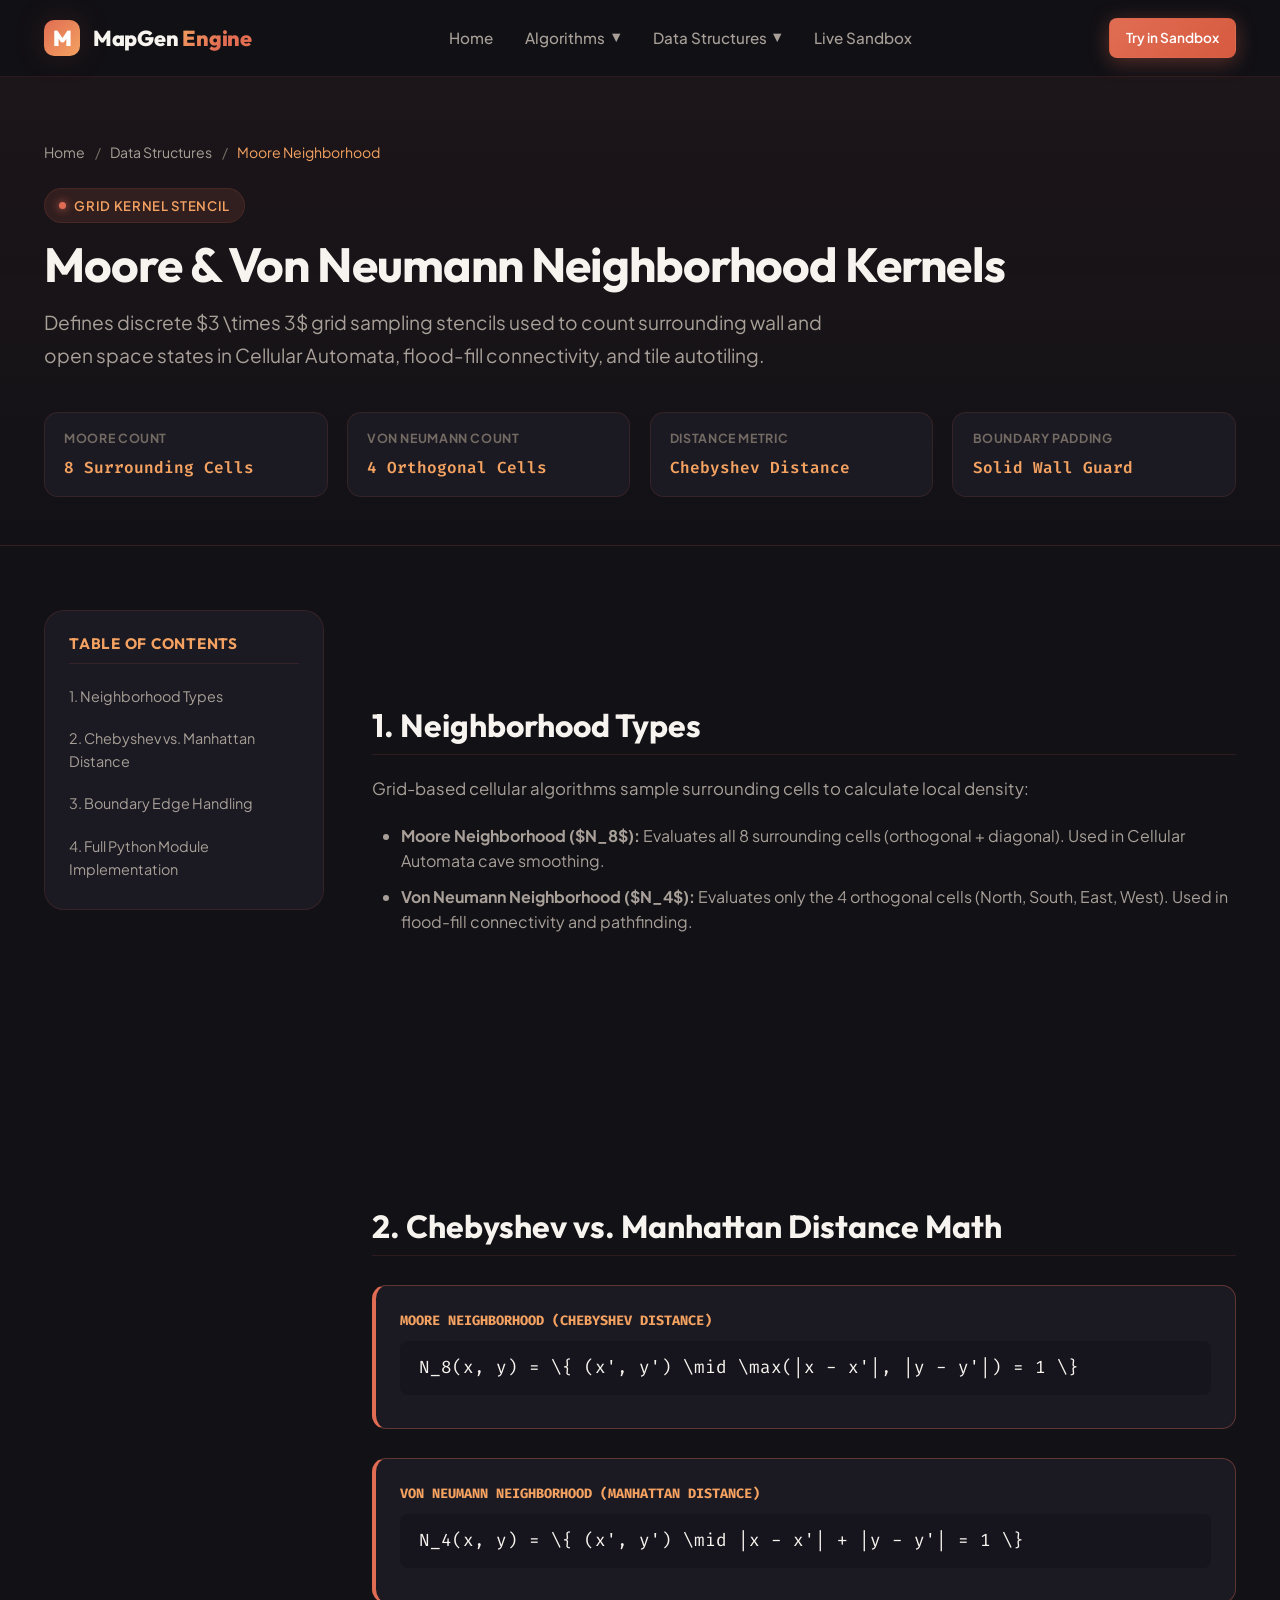
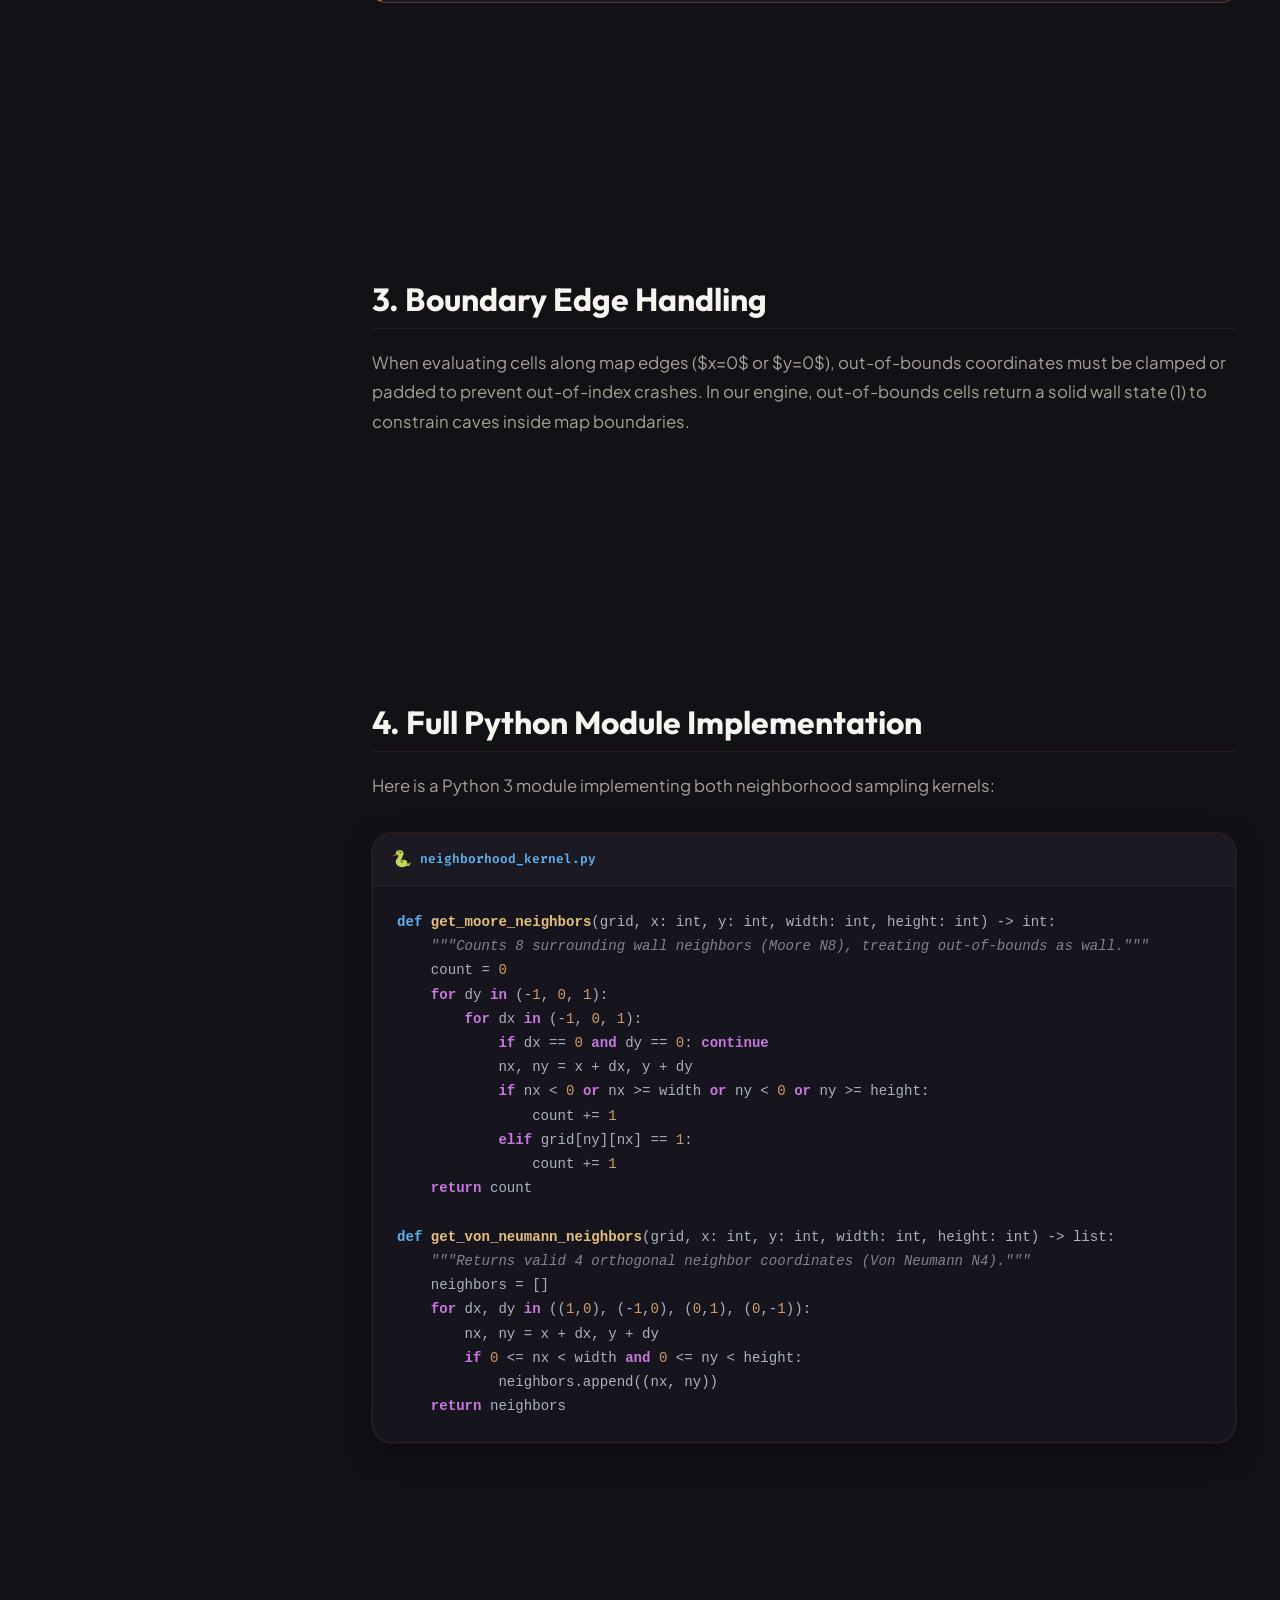
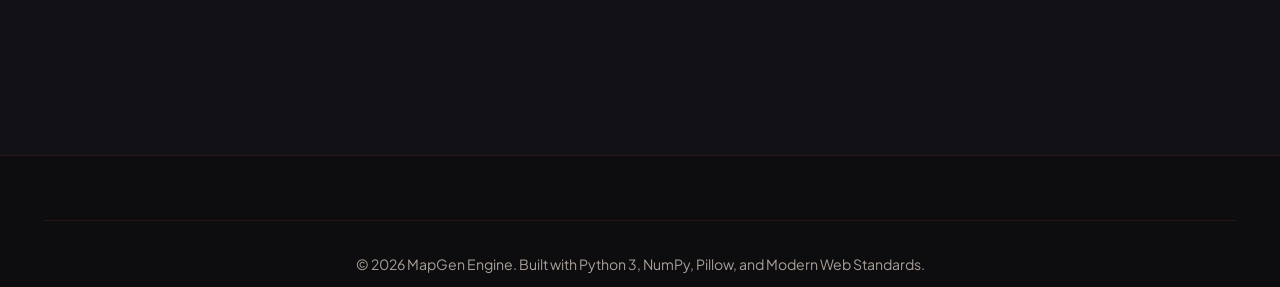
<file: web/moore-neighborhood.html>
<!DOCTYPE html>
<html lang="en">
<head>
  <meta charset="UTF-8">
  <meta name="viewport" content="width=device-width, initial-scale=1.0, maximum-scale=1.0, user-scalable=no">
  <meta name="description" content="In-depth guide on Moore and Von Neumann Neighborhood Stencil Kernels in Python.">
  <title>Moore & Von Neumann Neighborhoods — MapGen Engine Docs</title>
  <link rel="stylesheet" href="styles.css">
</head>
<body>

  <!-- Header / Navigation -->
  <header class="site-header">
    <div class="container">
      <div class="header-inner">
        <a href="index.html" class="brand-logo">
          <div class="brand-icon">M</div>
          <span>MapGen <span class="text-gradient-warm">Engine</span></span>
        </a>

        <nav class="nav-links">
          <a href="index.html">Home</a>

          <div class="nav-dropdown">
            <div class="nav-dropdown-trigger">
              <span>Algorithms</span>
              <span class="dropdown-arrow">▼</span>
            </div>
            <div class="nav-dropdown-menu">
              <a href="perlin.html"><span>Perlin / Smooth Noise</span> <span class="tag">Terrain</span></a>
              <a href="cellular.html"><span>Cellular Automata</span> <span class="tag">Caves</span></a>
              <a href="bsp.html"><span>Binary Space Partition</span> <span class="tag">Dungeons</span></a>
            </div>
          </div>

          <div class="nav-dropdown">
            <div class="nav-dropdown-trigger">
              <span>Data Structures</span>
              <span class="dropdown-arrow">▼</span>
            </div>
            <div class="nav-dropdown-menu">
              <a href="spatial-grid.html"><span>2D Spatial Grid</span> <span class="tag">Matrix</span></a>
              <a href="bsp-tree.html"><span>BSP Binary Tree</span> <span class="tag">Tree</span></a>
              <a href="moore-neighborhood.html"><span>Moore Neighborhood</span> <span class="tag">Kernel</span></a>
              <a href="spatial-hash.html"><span>Spatial Bitwise Hash</span> <span class="tag">PRNG</span></a>
            </div>
          </div>

          <a href="index.html#sandbox">Live Sandbox</a>
        </nav>

        <button class="mobile-nav-toggle" id="mobileNavToggle" aria-label="Toggle navigation menu">
          <span></span>
          <span></span>
          <span></span>
        </button>

        <a href="index.html#sandbox" class="btn btn-primary btn-sm">Try in Sandbox</a>
      </div>
    </div>
  </header>

  <!-- Subpage Hero -->
  <section class="subpage-hero">
    <div class="container">
      <div class="nav-breadcrumbs">
        <a href="index.html">Home</a> <span>/</span>
        <a href="#">Data Structures</a> <span>/</span>
        <span style="color: var(--accent-secondary);">Moore Neighborhood</span>
      </div>

      <div class="badge"><span class="badge-dot"></span> Grid Kernel Stencil</div>
      <h1>Moore & Von Neumann Neighborhood Kernels</h1>
      <p class="lead">
        Defines discrete $3 \times 3$ grid sampling stencils used to count surrounding wall and open space states in Cellular Automata, flood-fill connectivity, and tile autotiling.
      </p>

      <div class="algo-meta-grid">
        <div class="meta-item">
          <label>Moore Count</label>
          <span>8 Surrounding Cells</span>
        </div>
        <div class="meta-item">
          <label>Von Neumann Count</label>
          <span>4 Orthogonal Cells</span>
        </div>
        <div class="meta-item">
          <label>Distance Metric</label>
          <span>Chebyshev Distance</span>
        </div>
        <div class="meta-item">
          <label>Boundary Padding</label>
          <span>Solid Wall Guard</span>
        </div>
      </div>
    </div>
  </section>

  <!-- Subpage Main Content -->
  <div class="container">
    <div class="subpage-grid">
      <!-- Sidebar TOC -->
      <aside class="subpage-sidebar">
        <div class="toc-card">
          <h4>Table of Contents</h4>
          <ul>
            <li><a href="#overview">1. Neighborhood Types</a></li>
            <li><a href="#math">2. Chebyshev vs. Manhattan Distance</a></li>
            <li><a href="#boundary">3. Boundary Edge Handling</a></li>
            <li><a href="#python-code">4. Full Python Module Implementation</a></li>
          </ul>
        </div>
      </aside>

      <!-- Article Body -->
      <main class="article-body">
        <section id="overview" class="doc-block">
          <h2>1. Neighborhood Types</h2>
          <p>Grid-based cellular algorithms sample surrounding cells to calculate local density:</p>
          <ul>
            <li><strong>Moore Neighborhood ($N_8$):</strong> Evaluates all 8 surrounding cells (orthogonal + diagonal). Used in Cellular Automata cave smoothing.</li>
            <li><strong>Von Neumann Neighborhood ($N_4$):</strong> Evaluates only the 4 orthogonal cells (North, South, East, West). Used in flood-fill connectivity and pathfinding.</li>
          </ul>
        </section>

        <section id="math" class="doc-block">
          <h2>2. Chebyshev vs. Manhattan Distance Math</h2>

          <div class="math-callout">
            <div class="math-title">Moore Neighborhood (Chebyshev Distance)</div>
            <div class="math-formula">N_8(x, y) = \{ (x', y') \mid \max(|x - x'|, |y - y'|) = 1 \}</div>
          </div>

          <div class="math-callout">
            <div class="math-title">Von Neumann Neighborhood (Manhattan Distance)</div>
            <div class="math-formula">N_4(x, y) = \{ (x', y') \mid |x - x'| + |y - y'| = 1 \}</div>
          </div>
        </section>

        <section id="boundary" class="doc-block">
          <h2>3. Boundary Edge Handling</h2>
          <p>
            When evaluating cells along map edges ($x=0$ or $y=0$), out-of-bounds coordinates must be clamped or padded to prevent out-of-index crashes. In our engine, out-of-bounds cells return a solid wall state (1) to constrain caves inside map boundaries.
          </p>
        </section>

        <section id="python-code" class="doc-block">
          <h2>4. Full Python Module Implementation</h2>
          <p>Here is a Python 3 module implementing both neighborhood sampling kernels:</p>

          <div class="python-code-box">
            <div class="code-header">
              <span class="code-lang-badge">neighborhood_kernel.py</span>
            </div>
            <pre><code><span class="py-def">def</span> <span class="py-class">get_moore_neighbors</span>(grid, x: int, y: int, width: int, height: int) -> int:
    <span class="py-comment">"""Counts 8 surrounding wall neighbors (Moore N8), treating out-of-bounds as wall."""</span>
    count = <span class="py-num">0</span>
    <span class="py-keyword">for</span> dy <span class="py-keyword">in</span> (-<span class="py-num">1</span>, <span class="py-num">0</span>, <span class="py-num">1</span>):
        <span class="py-keyword">for</span> dx <span class="py-keyword">in</span> (-<span class="py-num">1</span>, <span class="py-num">0</span>, <span class="py-num">1</span>):
            <span class="py-keyword">if</span> dx == <span class="py-num">0</span> <span class="py-keyword">and</span> dy == <span class="py-num">0</span>: <span class="py-keyword">continue</span>
            nx, ny = x + dx, y + dy
            <span class="py-keyword">if</span> nx < <span class="py-num">0</span> <span class="py-keyword">or</span> nx >= width <span class="py-keyword">or</span> ny < <span class="py-num">0</span> <span class="py-keyword">or</span> ny >= height:
                count += <span class="py-num">1</span>
            <span class="py-keyword">elif</span> grid[ny][nx] == <span class="py-num">1</span>:
                count += <span class="py-num">1</span>
    <span class="py-keyword">return</span> count

<span class="py-def">def</span> <span class="py-class">get_von_neumann_neighbors</span>(grid, x: int, y: int, width: int, height: int) -> list:
    <span class="py-comment">"""Returns valid 4 orthogonal neighbor coordinates (Von Neumann N4)."""</span>
    neighbors = []
    <span class="py-keyword">for</span> dx, dy <span class="py-keyword">in</span> ((<span class="py-num">1</span>,<span class="py-num">0</span>), (-<span class="py-num">1</span>,<span class="py-num">0</span>), (<span class="py-num">0</span>,<span class="py-num">1</span>), (<span class="py-num">0</span>,-<span class="py-num">1</span>)):
        nx, ny = x + dx, y + dy
        <span class="py-keyword">if</span> <span class="py-num">0</span> <= nx < width <span class="py-keyword">and</span> <span class="py-num">0</span> <= ny < height:
            neighbors.append((nx, ny))
    <span class="py-keyword">return</span> neighbors</code></pre>
          </div>
        </section>
      </main>
    </div>
  </div>

  <!-- Footer -->
  <footer class="site-footer">
    <div class="container">
      <div class="footer-bottom">
        <p>&copy; 2026 MapGen Engine. Built with Python 3, NumPy, Pillow, and Modern Web Standards.</p>
      </div>
    </div>
  </footer>

  <!-- Application Logic JS -->
  <script src="app.js"></script>
</body>
</html>
</file>
<file: styles.css>
/* ==========================================================================
   MapGen Web - Warm Modern Design System
   ========================================================================== */

@import url('https://fonts.googleapis.com/css2?family=Fira+Code:wght@400;500;600&family=Outfit:wght@400;500;600;700;800&family=Plus+Jakarta+Sans:wght@300;400;500;600;700&display=swap');

:root {
  /* Color Palette - Warm Terracotta & Dark Charcoal System */
  --bg-dark: #121116;
  --bg-card: #1b1921;
  --bg-card-hover: #23202b;
  --bg-surface: #272430;
  --bg-code: #16141c;
  
  --border-subtle: rgba(224, 109, 83, 0.12);
  --border-active: rgba(224, 109, 83, 0.35);
  --border-glow: rgba(244, 162, 97, 0.4);

  --accent-primary: #e06d53;     /* Warm Terracotta */
  --accent-primary-hover: #e87e66;
  --accent-secondary: #f4a261;   /* Warm Amber/Gold */
  --accent-secondary-light: #f7b886;
  --accent-teal: #457b9d;        /* Muted Navy Water accent */
  --accent-green: #6b9080;       /* Forest Meadow accent */

  --text-main: #f7f4ef;          /* Warm Off-White / Sand */
  --text-muted: #a8a098;         /* Muted Sand */
  --text-dim: #736b63;

  --font-display: 'Outfit', -apple-system, sans-serif;
  --font-body: 'Plus Jakarta Sans', -apple-system, sans-serif;
  --font-code: 'Fira Code', monospace;

  --radius-sm: 8px;
  --radius-md: 14px;
  --radius-lg: 20px;
  --radius-xl: 28px;

  --shadow-card: 0 10px 30px -5px rgba(0, 0, 0, 0.5), 0 0 0 1px var(--border-subtle);
  --shadow-glow: 0 0 35px -5px rgba(224, 109, 83, 0.25);
  
  --transition-fast: 0.2s cubic-bezier(0.16, 1, 0.3, 1);
  --transition-normal: 0.35s cubic-bezier(0.16, 1, 0.3, 1);
}

/* Reset & Core Base */
*, *::before, *::after {
  box-sizing: border-box;
  margin: 0;
  padding: 0;
}

html {
  scroll-behavior: smooth;
  font-size: 16px;
}

body {
  background-color: var(--bg-dark);
  color: var(--text-main);
  font-family: var(--font-body);
  line-height: 1.6;
  overflow-x: hidden;
  -webkit-font-smoothing: antialiased;
}

/* Background Ambient Glows */
.bg-glow-container {
  position: fixed;
  top: 0;
  left: 0;
  width: 100vw;
  height: 100vh;
  pointer-events: none;
  z-index: 0;
  overflow: hidden;
}

.bg-glow-1 {
  position: absolute;
  top: -15%;
  left: 20%;
  width: 600px;
  height: 600px;
  background: radial-gradient(circle, rgba(224, 109, 83, 0.14) 0%, rgba(18, 17, 22, 0) 70%);
  filter: blur(80px);
  border-radius: 50%;
}

.bg-glow-2 {
  position: absolute;
  top: 40%;
  right: -10%;
  width: 700px;
  height: 700px;
  background: radial-gradient(circle, rgba(244, 162, 97, 0.1) 0%, rgba(18, 17, 22, 0) 70%);
  filter: blur(100px);
  border-radius: 50%;
}

.bg-glow-3 {
  position: absolute;
  bottom: 5%;
  left: -5%;
  width: 650px;
  height: 650px;
  background: radial-gradient(circle, rgba(69, 123, 157, 0.1) 0%, rgba(18, 17, 22, 0) 70%);
  filter: blur(90px);
  border-radius: 50%;
}

/* Typography Utilities */
h1, h2, h3, h4, h5, h6 {
  font-family: var(--font-display);
  color: var(--text-main);
  line-height: 1.2;
  font-weight: 700;
}

p {
  color: var(--text-muted);
  margin-bottom: 1rem;
}

p:last-child {
  margin-bottom: 0;
}

a {
  color: var(--accent-secondary);
  text-decoration: none;
  transition: color var(--transition-fast);
}

a:hover {
  color: var(--accent-primary-hover);
}

.text-gradient {
  background: linear-gradient(135deg, var(--text-main) 30%, var(--accent-secondary) 100%);
  -webkit-background-clip: text;
  -webkit-text-fill-color: transparent;
}

.text-gradient-warm {
  background: linear-gradient(135deg, #f4a261 0%, #e06d53 60%, #e76f51 100%);
  -webkit-background-clip: text;
  -webkit-text-fill-color: transparent;
}

.badge {
  display: inline-flex;
  align-items: center;
  gap: 0.5rem;
  padding: 0.4rem 0.9rem;
  background: rgba(224, 109, 83, 0.12);
  border: 1px solid var(--border-subtle);
  border-radius: 50px;
  font-size: 0.82rem;
  font-weight: 600;
  color: var(--accent-secondary);
  text-transform: uppercase;
  letter-spacing: 0.05em;
}

.badge-dot {
  width: 7px;
  height: 7px;
  background-color: var(--accent-primary);
  border-radius: 50%;
  box-shadow: 0 0 8px var(--accent-primary);
}

/* Layout Containers */
.container {
  max-width: 1240px;
  margin: 0 auto;
  padding: 0 1.5rem;
  position: relative;
  z-index: 1;
}

section {
  padding: 6rem 0;
  position: relative;
  z-index: 1;
}

.section-header {
  text-align: center;
  max-width: 750px;
  margin: 0 auto 4rem auto;
}

.section-header h2 {
  font-size: 2.5rem;
  margin: 0.8rem 0 1rem 0;
  letter-spacing: -0.02em;
}

.section-header p {
  font-size: 1.1rem;
  color: var(--text-muted);
}

/* Navigation Header */
header.site-header {
  position: sticky;
  top: 0;
  z-index: 100;
  background: rgba(18, 17, 22, 0.8);
  backdrop-filter: blur(16px);
  -webkit-backdrop-filter: blur(16px);
  border-bottom: 1px solid var(--border-subtle);
  transition: all var(--transition-fast);
}

.header-inner {
  display: flex;
  align-items: center;
  justify-content: space-between;
  height: 76px;
}

.brand-logo {
  display: flex;
  align-items: center;
  gap: 0.8rem;
  font-family: var(--font-display);
  font-size: 1.35rem;
  font-weight: 800;
  color: var(--text-main);
  letter-spacing: -0.01em;
}

.brand-icon {
  width: 36px;
  height: 36px;
  background: linear-gradient(135deg, var(--accent-primary), var(--accent-secondary));
  border-radius: 10px;
  display: flex;
  align-items: center;
  justify-content: center;
  color: #fff;
  font-weight: 900;
  box-shadow: var(--shadow-glow);
}

nav.nav-links {
  display: flex;
  align-items: center;
  gap: 2rem;
}

nav.nav-links a {
  color: var(--text-muted);
  font-size: 0.95rem;
  font-weight: 500;
  transition: all var(--transition-fast);
}

nav.nav-links a:hover {
  color: var(--text-main);
}

.btn {
  display: inline-flex;
  align-items: center;
  justify-content: center;
  gap: 0.6rem;
  padding: 0.75rem 1.6rem;
  border-radius: var(--radius-md);
  font-family: var(--font-body);
  font-weight: 600;
  font-size: 0.95rem;
  cursor: pointer;
  border: 1px solid transparent;
  transition: all var(--transition-fast);
  text-decoration: none;
}

.btn-primary {
  background: linear-gradient(135deg, var(--accent-primary) 0%, #d65a3f 100%);
  color: #fff;
  box-shadow: 0 4px 20px rgba(224, 109, 83, 0.35);
}

.btn-primary:hover {
  background: linear-gradient(135deg, var(--accent-primary-hover) 0%, var(--accent-primary) 100%);
  transform: translateY(-2px);
  box-shadow: 0 6px 24px rgba(224, 109, 83, 0.45);
  color: #fff;
}

.btn-secondary {
  background: var(--bg-card);
  color: var(--text-main);
  border-color: var(--border-subtle);
}

.btn-secondary:hover {
  background: var(--bg-card-hover);
  border-color: var(--border-active);
  transform: translateY(-2px);
  color: var(--text-main);
}

.btn-sm {
  padding: 0.5rem 1rem;
  font-size: 0.85rem;
  border-radius: var(--radius-sm);
}

/* Hero Section */
.hero {
  padding: 5rem 0 4rem 0;
}

.hero-grid {
  display: grid;
  grid-template-columns: 1.1fr 0.9fr;
  gap: 3.5rem;
  align-items: center;
}

.hero-content h1 {
  font-size: 3.4rem;
  margin: 1.2rem 0;
  letter-spacing: -0.03em;
}

.hero-content p.hero-subtitle {
  font-size: 1.2rem;
  line-height: 1.7;
  color: var(--text-muted);
  margin-bottom: 2.2rem;
}

.hero-actions {
  display: flex;
  align-items: center;
  gap: 1.2rem;
  margin-bottom: 3rem;
}

.hero-stats {
  display: grid;
  grid-template-columns: repeat(3, 1fr);
  gap: 1.5rem;
  padding-top: 2rem;
  border-top: 1px solid var(--border-subtle);
}

.stat-item h4 {
  font-size: 1.8rem;
  color: var(--accent-secondary);
  font-family: var(--font-display);
}

.stat-item p {
  font-size: 0.88rem;
  color: var(--text-dim);
  margin-bottom: 0;
}

/* Hero Preview Frame */
.hero-visual {
  position: relative;
}

.preview-card {
  background: var(--bg-card);
  border-radius: var(--radius-lg);
  border: 1px solid var(--border-subtle);
  box-shadow: var(--shadow-card), var(--shadow-glow);
  overflow: hidden;
  padding: 1.2rem;
  position: relative;
}

.preview-card-header {
  display: flex;
  align-items: center;
  justify-content: space-between;
  margin-bottom: 1rem;
  padding-bottom: 0.8rem;
  border-bottom: 1px solid var(--border-subtle);
}

.window-dots {
  display: flex;
  gap: 6px;
}

.window-dot {
  width: 10px;
  height: 10px;
  border-radius: 50%;
  background: #3a3545;
}

.window-dot.red { background: #e06d53; }
.window-dot.yellow { background: #f4a261; }
.window-dot.green { background: #6b9080; }

.preview-title {
  font-family: var(--font-code);
  font-size: 0.82rem;
  color: var(--text-muted);
}

.canvas-wrapper {
  width: 100%;
  aspect-ratio: 2 / 1;
  background: #0d0c0f;
  border-radius: var(--radius-md);
  overflow: hidden;
  position: relative;
}

canvas#heroCanvas {
  width: 100%;
  height: 100%;
  display: block;
  image-rendering: pixelated;
}

.preview-overlay {
  position: absolute;
  bottom: 12px;
  right: 12px;
  background: rgba(18, 17, 22, 0.85);
  backdrop-filter: blur(10px);
  padding: 0.4rem 0.8rem;
  border-radius: var(--radius-sm);
  border: 1px solid var(--border-subtle);
  font-family: var(--font-code);
  font-size: 0.78rem;
  color: var(--accent-secondary);
}

/* Problem & Solution Section */
.problem-section {
  background: var(--bg-card);
  border-top: 1px solid var(--border-subtle);
  border-bottom: 1px solid var(--border-subtle);
}

.comparison-grid {
  display: grid;
  grid-template-columns: 1fr 1fr;
  gap: 2rem;
}

.problem-card, .solution-card {
  padding: 2.5rem;
  border-radius: var(--radius-lg);
  border: 1px solid var(--border-subtle);
  background: var(--bg-dark);
  position: relative;
  overflow: hidden;
}

.problem-card {
  border-left: 4px solid #e05353;
}

.solution-card {
  border-left: 4px solid var(--accent-secondary);
  background: linear-gradient(145deg, var(--bg-dark) 0%, rgba(244, 162, 97, 0.04) 100%);
}

.card-tag {
  display: inline-block;
  font-size: 0.8rem;
  font-weight: 700;
  letter-spacing: 0.08em;
  text-transform: uppercase;
  margin-bottom: 1rem;
}

.problem-card .card-tag { color: #e05353; }
.solution-card .card-tag { color: var(--accent-secondary); }

.feature-list {
  list-style: none;
  margin-top: 1.5rem;
}

.feature-list li {
  display: flex;
  align-items: flex-start;
  gap: 0.8rem;
  margin-bottom: 1rem;
  color: var(--text-muted);
  font-size: 0.98rem;
}

.feature-list li .icon {
  flex-shrink: 0;
  width: 22px;
  height: 22px;
  border-radius: 50%;
  display: flex;
  align-items: center;
  justify-content: center;
  font-size: 0.8rem;
  margin-top: 2px;
}

.problem-card .icon { background: rgba(224, 83, 83, 0.15); color: #e05353; }
.solution-card .icon { background: rgba(244, 162, 97, 0.15); color: var(--accent-secondary); }

/* Sandbox Playground Section */
.sandbox-container {
  background: var(--bg-card);
  border-radius: var(--radius-xl);
  border: 1px solid var(--border-subtle);
  box-shadow: var(--shadow-card);
  overflow: hidden;
  display: grid;
  grid-template-columns: 340px 1fr;
}

.sandbox-sidebar {
  padding: 2rem;
  background: var(--bg-card);
  border-right: 1px solid var(--border-subtle);
  display: flex;
  flex-direction: column;
  gap: 1.8rem;
}

.control-group {
  display: flex;
  flex-direction: column;
  gap: 0.6rem;
}

.control-group label {
  font-size: 0.88rem;
  font-weight: 600;
  color: var(--text-main);
  display: flex;
  justify-content: space-between;
}

.control-group label span.val {
  color: var(--accent-secondary);
  font-family: var(--font-code);
}

.select-styled {
  width: 100%;
  padding: 0.75rem 1rem;
  background: var(--bg-dark);
  border: 1px solid var(--border-subtle);
  border-radius: var(--radius-md);
  color: var(--text-main);
  font-family: var(--font-body);
  font-size: 0.92rem;
  outline: none;
  cursor: pointer;
  transition: border-color var(--transition-fast);
}

.select-styled:focus {
  border-color: var(--accent-primary);
}

.range-styled {
  width: 100%;
  accent-color: var(--accent-primary);
  height: 6px;
  background: var(--bg-dark);
  border-radius: 3px;
  outline: none;
  cursor: pointer;
}

.seed-input-row {
  display: flex;
  gap: 0.6rem;
}

.input-styled {
  flex: 1;
  padding: 0.7rem 0.9rem;
  background: var(--bg-dark);
  border: 1px solid var(--border-subtle);
  border-radius: var(--radius-md);
  color: var(--accent-secondary);
  font-family: var(--font-code);
  font-size: 0.9rem;
  outline: none;
}

.input-styled:focus {
  border-color: var(--accent-primary);
}

.sandbox-viewport {
  padding: 2rem;
  display: flex;
  flex-direction: column;
  gap: 1.5rem;
  background: #131217;
}

.viewport-canvas-container {
  width: 100%;
  aspect-ratio: 2 / 1;
  background: #08080a;
  border-radius: var(--radius-lg);
  border: 1px solid var(--border-subtle);
  overflow: hidden;
  position: relative;
  box-shadow: inset 0 0 40px rgba(0, 0, 0, 0.8);
}

canvas#sandboxCanvas {
  width: 100%;
  height: 100%;
  display: block;
  image-rendering: pixelated;
}

.sandbox-toolbar {
  display: flex;
  align-items: center;
  justify-content: space-between;
  background: var(--bg-card);
  padding: 1rem 1.5rem;
  border-radius: var(--radius-md);
  border: 1px solid var(--border-subtle);
}

.tool-info {
  display: flex;
  align-items: center;
  gap: 1.5rem;
  font-family: var(--font-code);
  font-size: 0.85rem;
  color: var(--text-muted);
}

.tool-info strong {
  color: var(--text-main);
}

.export-btns {
  display: flex;
  gap: 0.8rem;
}

/* DSA Deep Dive Section */
.dsa-grid {
  display: grid;
  grid-template-columns: repeat(2, 1fr);
  gap: 2rem;
}

.dsa-card {
  background: var(--bg-card);
  border-radius: var(--radius-lg);
  border: 1px solid var(--border-subtle);
  padding: 2.2rem;
  transition: all var(--transition-normal);
  position: relative;
}

.dsa-card:hover {
  transform: translateY(-4px);
  border-color: var(--border-active);
  box-shadow: var(--shadow-card), 0 0 25px rgba(224, 109, 83, 0.1);
}

.dsa-header {
  display: flex;
  align-items: center;
  gap: 1rem;
  margin-bottom: 1.2rem;
}

.dsa-icon-box {
  width: 48px;
  height: 48px;
  border-radius: var(--radius-md);
  background: rgba(224, 109, 83, 0.12);
  border: 1px solid var(--border-subtle);
  display: flex;
  align-items: center;
  justify-content: center;
  color: var(--accent-secondary);
  font-weight: 800;
  font-size: 1.2rem;
  font-family: var(--font-code);
}

.dsa-card h3 {
  font-size: 1.4rem;
}

.dsa-formula-box {
  background: var(--bg-code);
  border: 1px solid var(--border-subtle);
  border-radius: var(--radius-md);
  padding: 1rem 1.2rem;
  margin: 1.2rem 0;
  font-family: var(--font-code);
  font-size: 0.88rem;
  color: var(--accent-secondary);
  overflow-x: auto;
}

.dsa-specs {
  display: flex;
  gap: 1.5rem;
  margin-top: 1.5rem;
  padding-top: 1.2rem;
  border-top: 1px solid var(--border-subtle);
}

.spec-tag {
  font-size: 0.82rem;
  color: var(--text-dim);
}

.spec-tag span {
  color: var(--accent-secondary);
  font-family: var(--font-code);
  font-weight: 600;
}

/* Algorithm Step Visualizer */
.visualizer-card {
  background: var(--bg-card);
  border-radius: var(--radius-xl);
  border: 1px solid var(--border-subtle);
  padding: 2.5rem;
}

.tab-buttons {
  display: flex;
  gap: 1rem;
  margin-bottom: 2rem;
  border-bottom: 1px solid var(--border-subtle);
  padding-bottom: 1rem;
}

.tab-btn {
  padding: 0.6rem 1.4rem;
  border-radius: var(--radius-md);
  background: transparent;
  border: 1px solid transparent;
  color: var(--text-muted);
  font-family: var(--font-body);
  font-weight: 600;
  font-size: 0.95rem;
  cursor: pointer;
  transition: all var(--transition-fast);
}

.tab-btn.active {
  background: rgba(224, 109, 83, 0.14);
  border-color: var(--border-active);
  color: var(--accent-secondary);
}

.steps-pipeline {
  display: grid;
  grid-template-columns: repeat(4, 1fr);
  gap: 1.5rem;
}

.step-card {
  background: var(--bg-dark);
  border-radius: var(--radius-md);
  border: 1px solid var(--border-subtle);
  padding: 1.4rem;
  position: relative;
}

.step-number {
  position: absolute;
  top: 12px;
  right: 12px;
  width: 24px;
  height: 24px;
  border-radius: 50%;
  background: rgba(244, 162, 97, 0.15);
  color: var(--accent-secondary);
  font-family: var(--font-code);
  font-size: 0.78rem;
  display: flex;
  align-items: center;
  justify-content: center;
  font-weight: 700;
}

.step-card h4 {
  font-size: 1.1rem;
  margin-bottom: 0.6rem;
}

.step-card p {
  font-size: 0.88rem;
  line-height: 1.5;
}

.code-preview-block {
  margin-top: 2rem;
  background: var(--bg-code);
  border-radius: var(--radius-md);
  border: 1px solid var(--border-subtle);
  padding: 1.5rem;
  overflow-x: auto;
}

.code-preview-block pre {
  font-family: var(--font-code);
  font-size: 0.85rem;
  color: #d4d0c8;
  line-height: 1.6;
}

.code-keyword { color: #e06d53; font-weight: 600; }
.code-func { color: #f4a261; }
.code-num { color: #e76f51; }
.code-comment { color: #69625b; font-style: italic; }
.code-type { color: #457b9d; }

/* Team Roles Section */
.roles-grid {
  display: grid;
  grid-template-columns: repeat(3, 1fr);
  gap: 1.8rem;
}

.role-card {
  background: var(--bg-card);
  border-radius: var(--radius-lg);
  border: 1px solid var(--border-subtle);
  padding: 2rem;
  position: relative;
  transition: all var(--transition-normal);
}

.role-card:hover {
  transform: translateY(-4px);
  border-color: var(--border-active);
}

.role-badge {
  font-family: var(--font-code);
  font-size: 0.78rem;
  color: var(--accent-secondary);
  background: rgba(244, 162, 97, 0.12);
  padding: 0.3rem 0.7rem;
  border-radius: var(--radius-sm);
  display: inline-block;
  margin-bottom: 1rem;
}

.role-card h3 {
  font-size: 1.3rem;
  margin-bottom: 0.6rem;
}

.role-card ul {
  list-style: none;
  margin-top: 1rem;
}

.role-card ul li {
  font-size: 0.9rem;
  color: var(--text-muted);
  margin-bottom: 0.6rem;
  padding-left: 1.2rem;
  position: relative;
}

.role-card ul li::before {
  content: '▸';
  position: absolute;
  left: 0;
  color: var(--accent-primary);
}

/* Footer */
footer.site-footer {
  background: #0d0c0f;
  border-top: 1px solid var(--border-subtle);
  padding: 4rem 0 2rem 0;
  margin-top: 4rem;
}

.footer-grid {
  display: grid;
  grid-template-columns: 2fr repeat(3, 1fr);
  gap: 3rem;
  margin-bottom: 3rem;
}

.footer-brand p {
  margin-top: 1rem;
  max-width: 320px;
  font-size: 0.92rem;
}

.footer-col h4 {
  font-size: 1rem;
  margin-bottom: 1.2rem;
  color: var(--text-main);
}

.footer-col ul {
  list-style: none;
}

.footer-col ul li {
  margin-bottom: 0.7rem;
}

.footer-col ul li a {
  color: var(--text-muted);
  font-size: 0.9rem;
}

.footer-col ul li a:hover {
  color: var(--accent-secondary);
}

.footer-bottom {
  text-align: center;
  padding-top: 2rem;
  border-top: 1px solid var(--border-subtle);
  font-size: 0.88rem;
  color: var(--text-dim);
}

/* Toast Notification */
.toast {
  position: fixed;
  bottom: 24px;
  right: 24px;
  background: var(--bg-card);
  border: 1px solid var(--accent-primary);
  color: var(--text-main);
  padding: 0.9rem 1.4rem;
  border-radius: var(--radius-md);
  box-shadow: var(--shadow-glow);
  font-family: var(--font-body);
  font-weight: 500;
  font-size: 0.9rem;
  z-index: 1000;
  transform: translateY(100px);
  opacity: 0;
  transition: all var(--transition-fast);
}

.toast.show {
  transform: translateY(0);
  opacity: 1;
}

/* Navigation Dropdowns & Subpage Enhancements */
.nav-dropdown {
  position: relative;
  display: inline-block;
}

.nav-dropdown-trigger {
  color: var(--text-muted);
  font-size: 0.95rem;
  font-weight: 500;
  cursor: pointer;
  display: flex;
  align-items: center;
  gap: 0.4rem;
  padding: 0.5rem 0;
  transition: color var(--transition-fast);
}

.nav-dropdown-trigger:hover,
.nav-dropdown:hover .nav-dropdown-trigger {
  color: var(--text-main);
}

.dropdown-arrow {
  font-size: 0.7rem;
  transition: transform var(--transition-fast);
}

.nav-dropdown:hover .dropdown-arrow {
  transform: rotate(180deg);
}

.nav-dropdown-menu {
  position: absolute;
  top: 100%;
  left: 0;
  min-width: 260px;
  background: var(--bg-card);
  border: 1px solid var(--border-subtle);
  border-radius: var(--radius-md);
  box-shadow: var(--shadow-card), 0 10px 30px rgba(0, 0, 0, 0.6);
  padding: 0.6rem;
  display: flex;
  flex-direction: column;
  gap: 0.2rem;
  opacity: 0;
  visibility: hidden;
  transform: translateY(10px);
  transition: all var(--transition-fast);
  z-index: 200;
}

.nav-dropdown:hover .nav-dropdown-menu {
  opacity: 1;
  visibility: visible;
  transform: translateY(0);
}

.nav-dropdown-menu a {
  padding: 0.6rem 0.9rem;
  border-radius: var(--radius-sm);
  color: var(--text-muted) !important;
  font-size: 0.88rem !important;
  display: flex;
  align-items: center;
  justify-content: space-between;
  transition: all var(--transition-fast);
}

.nav-dropdown-menu a:hover {
  background: var(--bg-card-hover);
  color: var(--accent-secondary) !important;
}

.nav-dropdown-menu a span.tag {
  font-size: 0.72rem;
  font-family: var(--font-code);
  color: var(--accent-primary);
  background: rgba(224, 109, 83, 0.12);
  padding: 0.1rem 0.4rem;
  border-radius: 4px;
}

/* Dedicated Subpage Styles */
.nav-breadcrumbs {
  display: flex;
  align-items: center;
  gap: 0.6rem;
  font-size: 0.88rem;
  color: var(--text-dim);
  margin-bottom: 1.5rem;
}

.nav-breadcrumbs a {
  color: var(--text-muted);
}

.nav-breadcrumbs a:hover {
  color: var(--accent-secondary);
}

.subpage-hero {
  padding: 4rem 0 3rem 0;
  border-bottom: 1px solid var(--border-subtle);
  background: linear-gradient(180deg, rgba(224, 109, 83, 0.05) 0%, rgba(18, 17, 22, 0) 100%);
}

.subpage-hero h1 {
  font-size: 3rem;
  margin: 0.8rem 0;
  letter-spacing: -0.02em;
}

.subpage-hero p.lead {
  font-size: 1.2rem;
  color: var(--text-muted);
  max-width: 800px;
  line-height: 1.7;
}

.algo-meta-grid {
  display: grid;
  grid-template-columns: repeat(4, 1fr);
  gap: 1.2rem;
  margin-top: 2.5rem;
}

.meta-item {
  background: var(--bg-card);
  border: 1px solid var(--border-subtle);
  border-radius: var(--radius-md);
  padding: 1rem 1.2rem;
}

.meta-item label {
  font-size: 0.78rem;
  color: var(--text-dim);
  text-transform: uppercase;
  letter-spacing: 0.05em;
  font-weight: 700;
  display: block;
  margin-bottom: 0.3rem;
}

.meta-item span {
  font-family: var(--font-code);
  font-size: 1rem;
  color: var(--accent-secondary);
  font-weight: 600;
}

.subpage-grid {
  display: grid;
  grid-template-columns: 280px 1fr;
  gap: 3rem;
  padding: 4rem 0;
}

.subpage-sidebar {
  position: sticky;
  top: 100px;
  height: fit-content;
}

.toc-card {
  background: var(--bg-card);
  border: 1px solid var(--border-subtle);
  border-radius: var(--radius-lg);
  padding: 1.5rem;
}

.toc-card h4 {
  font-size: 0.95rem;
  text-transform: uppercase;
  letter-spacing: 0.05em;
  color: var(--accent-secondary);
  margin-bottom: 1rem;
  padding-bottom: 0.6rem;
  border-bottom: 1px solid var(--border-subtle);
}

.toc-card ul {
  list-style: none;
  display: flex;
  flex-direction: column;
  gap: 0.6rem;
}

.toc-card ul li a {
  font-size: 0.9rem;
  color: var(--text-muted);
  display: block;
  padding: 0.3rem 0;
  transition: color var(--transition-fast);
}

.toc-card ul li a:hover {
  color: var(--accent-primary-hover);
}

.article-body section.doc-block {
  margin-bottom: 3.5rem;
}

.article-body h2 {
  font-size: 2rem;
  margin-bottom: 1.2rem;
  padding-bottom: 0.6rem;
  border-bottom: 1px solid var(--border-subtle);
}

.article-body h3 {
  font-size: 1.4rem;
  margin: 1.8rem 0 0.8rem 0;
  color: var(--accent-secondary);
}

.article-body p {
  font-size: 1.05rem;
  line-height: 1.75;
  color: var(--text-muted);
  margin-bottom: 1.2rem;
}

.article-body ul, .article-body ol {
  margin: 1rem 0 1.5rem 1.8rem;
  color: var(--text-muted);
}

.article-body li {
  margin-bottom: 0.6rem;
  line-height: 1.6;
}

.math-callout {
  background: var(--bg-card);
  border: 1px solid var(--border-active);
  border-left: 4px solid var(--accent-primary);
  border-radius: var(--radius-md);
  padding: 1.5rem;
  margin: 1.8rem 0;
}

.math-callout .math-title {
  font-family: var(--font-code);
  font-size: 0.85rem;
  text-transform: uppercase;
  color: var(--accent-secondary);
  font-weight: 700;
  margin-bottom: 0.6rem;
}

.math-callout .math-formula {
  font-family: var(--font-code);
  font-size: 1.1rem;
  color: var(--text-main);
  background: var(--bg-code);
  padding: 0.8rem 1.2rem;
  border-radius: var(--radius-sm);
  margin: 0.6rem 0;
  overflow-x: auto;
}

.python-code-box {
  background: var(--bg-code);
  border: 1px solid var(--border-subtle);
  border-radius: var(--radius-lg);
  overflow: hidden;
  margin: 2rem 0;
  box-shadow: var(--shadow-card);
}

.code-header {
  display: flex;
  align-items: center;
  justify-content: space-between;
  background: var(--bg-card);
  padding: 0.8rem 1.2rem;
  border-bottom: 1px solid var(--border-subtle);
}

.code-lang-badge {
  font-family: var(--font-code);
  font-size: 0.8rem;
  color: #61afef;
  font-weight: 600;
  display: flex;
  align-items: center;
  gap: 0.5rem;
}

.code-lang-badge::before {
  content: '🐍';
  font-size: 1rem;
}

.python-code-box pre {
  padding: 1.5rem;
  font-family: var(--font-code);
  font-size: 0.88rem;
  line-height: 1.65;
  color: #abb2bf;
  overflow-x: auto;
}

/* Python Syntax Highlighting Tokens */
.py-keyword { color: #c678dd; font-weight: 600; }
.py-def { color: #61afef; font-weight: 600; }
.py-class { color: #e5c07b; font-weight: 600; }
.py-builtin { color: #56b6c2; }
.py-num { color: #d19a66; }
.py-str { color: #98c379; }
.py-comment { color: #7f848e; font-style: italic; }
.py-op { color: #56b6c2; }

@media (max-width: 1024px) {
  .subpage-grid {
    grid-template-columns: 1fr;
  }
  .subpage-sidebar {
    position: static;
  }
  .algo-meta-grid {
    grid-template-columns: repeat(2, 1fr);
  }
}
</file>
<file: frontend/style.css>
/* ==========================================================================
   MapGen Prototype — Frontend Design System
   Warm Terracotta & Dark Charcoal theme matching the documentation site.
   ========================================================================== */

@import url('https://fonts.googleapis.com/css2?family=Fira+Code:wght@400;500;600&family=Outfit:wght@400;500;600;700;800&family=Plus+Jakarta+Sans:wght@300;400;500;600;700&display=swap');

:root {
  /* ── Colour Palette ─────────────────────────────────────────────── */
  --bg-dark: #121116;
  --bg-card: #1b1921;
  --bg-card-hover: #23202b;
  --bg-surface: #272430;
  --bg-input: #16141c;

  --border-subtle: rgba(224, 109, 83, 0.12);
  --border-active: rgba(224, 109, 83, 0.35);
  --border-glow: rgba(244, 162, 97, 0.4);

  --accent-primary: #e06d53;
  --accent-primary-hover: #e87e66;
  --accent-secondary: #f4a261;
  --accent-secondary-light: #f7b886;
  --accent-teal: #457b9d;
  --accent-green: #6b9080;

  --text-main: #f7f4ef;
  --text-muted: #a8a098;
  --text-dim: #736b63;

  /* ── Typography ────────────────────────────────────────────────── */
  --font-display: 'Outfit', -apple-system, sans-serif;
  --font-body: 'Plus Jakarta Sans', -apple-system, sans-serif;
  --font-code: 'Fira Code', monospace;

  /* ── Radii & Shadows ───────────────────────────────────────────── */
  --radius-sm: 8px;
  --radius-md: 14px;
  --radius-lg: 20px;
  --radius-xl: 28px;

  --shadow-card: 0 10px 30px -5px rgba(0, 0, 0, 0.5),
                 0 0 0 1px var(--border-subtle);
  --shadow-glow: 0 0 35px -5px rgba(224, 109, 83, 0.25);

  --transition-fast: 0.2s cubic-bezier(0.16, 1, 0.3, 1);
  --transition-normal: 0.35s cubic-bezier(0.16, 1, 0.3, 1);
}

/* ── Reset ─────────────────────────────────────────────────────────── */
*, *::before, *::after {
  box-sizing: border-box;
  margin: 0;
  padding: 0;
}

html {
  scroll-behavior: smooth;
  font-size: 16px;
}

body {
  background-color: var(--bg-dark);
  color: var(--text-main);
  font-family: var(--font-body);
  line-height: 1.6;
  min-height: 100vh;
  display: flex;
  flex-direction: column;
  align-items: center;
  justify-content: center;
  overflow-x: hidden;
  -webkit-font-smoothing: antialiased;
}

/* ── Ambient Background Glows ──────────────────────────────────────── */
.bg-glow-container {
  position: fixed;
  top: 0;
  left: 0;
  width: 100vw;
  height: 100vh;
  pointer-events: none;
  z-index: 0;
  overflow: hidden;
}

.bg-glow-1 {
  position: absolute;
  top: -20%;
  left: -10%;
  width: 600px;
  height: 600px;
  background: radial-gradient(circle, rgba(224, 109, 83, 0.08) 0%, transparent 70%);
  border-radius: 50%;
  animation: glowDrift 18s ease-in-out infinite alternate;
}

.bg-glow-2 {
  position: absolute;
  bottom: -15%;
  right: -10%;
  width: 500px;
  height: 500px;
  background: radial-gradient(circle, rgba(244, 162, 97, 0.06) 0%, transparent 70%);
  border-radius: 50%;
  animation: glowDrift 22s ease-in-out infinite alternate-reverse;
}

.bg-glow-3 {
  position: absolute;
  top: 50%;
  left: 50%;
  transform: translate(-50%, -50%);
  width: 800px;
  height: 800px;
  background: radial-gradient(circle, rgba(69, 123, 157, 0.04) 0%, transparent 60%);
  border-radius: 50%;
  animation: glowPulse 15s ease-in-out infinite;
}

@keyframes glowDrift {
  0% { transform: translate(0, 0) scale(1); }
  100% { transform: translate(40px, -30px) scale(1.15); }
}

@keyframes glowPulse {
  0%, 100% { opacity: 0.5; transform: translate(-50%, -50%) scale(1); }
  50% { opacity: 1; transform: translate(-50%, -50%) scale(1.1); }
}

/* ── Main Container ────────────────────────────────────────────────── */
.app-container {
  position: relative;
  z-index: 1;
  width: 100%;
  max-width: 720px;
  padding: 2rem 1.5rem;
}

/* ── Header ────────────────────────────────────────────────────────── */
.app-header {
  text-align: center;
  margin-bottom: 2.5rem;
}

.brand-logo {
  display: inline-flex;
  align-items: center;
  gap: 0.75rem;
  text-decoration: none;
  margin-bottom: 0.5rem;
}

.brand-icon {
  width: 48px;
  height: 48px;
  background: linear-gradient(135deg, var(--accent-primary), var(--accent-secondary));
  border-radius: var(--radius-sm);
  display: flex;
  align-items: center;
  justify-content: center;
  font-family: var(--font-display);
  font-weight: 800;
  font-size: 1.5rem;
  color: white;
  box-shadow: 0 4px 20px rgba(224, 109, 83, 0.3);
}

.brand-title {
  font-family: var(--font-display);
  font-size: 1.75rem;
  font-weight: 700;
  color: var(--text-main);
}

.text-gradient-warm {
  background: linear-gradient(135deg, var(--accent-primary), var(--accent-secondary));
  -webkit-background-clip: text;
  -webkit-text-fill-color: transparent;
  background-clip: text;
}

.app-subtitle {
  font-size: 0.95rem;
  color: var(--text-muted);
  margin-top: 0.25rem;
}

/* ── Glass Card ────────────────────────────────────────────────────── */
.glass-card {
  background: var(--bg-card);
  border: 1px solid var(--border-subtle);
  border-radius: var(--radius-lg);
  box-shadow: var(--shadow-card);
  padding: 2rem;
  transition: border-color var(--transition-normal),
              box-shadow var(--transition-normal);
  backdrop-filter: blur(12px);
}

.glass-card:hover {
  border-color: var(--border-active);
  box-shadow: var(--shadow-card), var(--shadow-glow);
}

/* ── Controls ──────────────────────────────────────────────────────── */
.controls-section {
  margin-bottom: 1.75rem;
}

.controls-grid {
  display: grid;
  grid-template-columns: 1fr 1fr 1fr;
  gap: 1rem;
  margin-bottom: 1.25rem;
}

.input-group {
  display: flex;
  flex-direction: column;
  gap: 0.4rem;
}

.input-group label {
  font-family: var(--font-display);
  font-size: 0.8rem;
  font-weight: 600;
  color: var(--text-muted);
  text-transform: uppercase;
  letter-spacing: 0.06em;
}

.input-group input {
  background: var(--bg-input);
  border: 1px solid var(--border-subtle);
  border-radius: var(--radius-sm);
  padding: 0.65rem 0.85rem;
  color: var(--text-main);
  font-family: var(--font-code);
  font-size: 0.95rem;
  transition: border-color var(--transition-fast),
              box-shadow var(--transition-fast);
  outline: none;
  width: 100%;
}

.input-group input:focus {
  border-color: var(--accent-primary);
  box-shadow: 0 0 0 3px rgba(224, 109, 83, 0.15);
}

.input-group input::placeholder {
  color: var(--text-dim);
}

/* ── Buttons ───────────────────────────────────────────────────────── */
.btn-row {
  display: flex;
  gap: 0.75rem;
}

.btn {
  display: inline-flex;
  align-items: center;
  justify-content: center;
  gap: 0.5rem;
  padding: 0.7rem 1.5rem;
  border: none;
  border-radius: var(--radius-sm);
  font-family: var(--font-display);
  font-size: 0.9rem;
  font-weight: 600;
  cursor: pointer;
  transition: all var(--transition-fast);
  position: relative;
  overflow: hidden;
}

.btn::after {
  content: '';
  position: absolute;
  inset: 0;
  background: linear-gradient(135deg, rgba(255,255,255,0.1), transparent);
  opacity: 0;
  transition: opacity var(--transition-fast);
}

.btn:hover::after {
  opacity: 1;
}

.btn-primary {
  background: linear-gradient(135deg, var(--accent-primary), var(--accent-primary-hover));
  color: white;
  box-shadow: 0 4px 15px rgba(224, 109, 83, 0.3);
  flex: 1;
}

.btn-primary:hover {
  transform: translateY(-1px);
  box-shadow: 0 6px 25px rgba(224, 109, 83, 0.4);
}

.btn-primary:active {
  transform: translateY(0);
}

.btn-secondary {
  background: var(--bg-surface);
  color: var(--text-main);
  border: 1px solid var(--border-subtle);
  flex: 0.6;
}

.btn-secondary:hover {
  border-color: var(--border-active);
  background: var(--bg-card-hover);
}

.btn:disabled {
  opacity: 0.5;
  cursor: not-allowed;
  transform: none !important;
}

/* ── Spinner ───────────────────────────────────────────────────────── */
.spinner {
  display: none;
  width: 18px;
  height: 18px;
  border: 2px solid rgba(255, 255, 255, 0.3);
  border-top-color: white;
  border-radius: 50%;
  animation: spin 0.6s linear infinite;
}

.btn.loading .spinner {
  display: inline-block;
}

.btn.loading .btn-text {
  opacity: 0.7;
}

@keyframes spin {
  to { transform: rotate(360deg); }
}

/* ── Canvas Section ────────────────────────────────────────────────── */
.canvas-section {
  margin-top: 1.75rem;
}

.canvas-header {
  display: flex;
  align-items: center;
  justify-content: space-between;
  margin-bottom: 0.75rem;
}

.canvas-title {
  font-family: var(--font-display);
  font-size: 0.85rem;
  font-weight: 600;
  color: var(--text-muted);
  text-transform: uppercase;
  letter-spacing: 0.06em;
}

.canvas-meta {
  font-family: var(--font-code);
  font-size: 0.75rem;
  color: var(--text-dim);
}

.canvas-wrapper {
  background: var(--bg-input);
  border: 1px solid var(--border-subtle);
  border-radius: var(--radius-md);
  padding: 1rem;
  display: flex;
  align-items: center;
  justify-content: center;
  min-height: 200px;
  transition: border-color var(--transition-normal);
  position: relative;
  overflow: hidden;
}

.canvas-wrapper.has-content {
  border-color: var(--border-active);
}

#mapCanvas {
  display: block;
  border-radius: var(--radius-sm);
  image-rendering: pixelated;
  max-width: 100%;
  height: auto;
}

.canvas-placeholder {
  display: flex;
  flex-direction: column;
  align-items: center;
  gap: 0.75rem;
  color: var(--text-dim);
}

.canvas-placeholder-icon {
  font-size: 2.5rem;
  opacity: 0.4;
}

.canvas-placeholder-text {
  font-size: 0.85rem;
  text-align: center;
  line-height: 1.5;
}

/* ── Status Bar ────────────────────────────────────────────────────── */
.status-bar {
  margin-top: 1rem;
  padding: 0.6rem 1rem;
  background: var(--bg-surface);
  border-radius: var(--radius-sm);
  font-family: var(--font-code);
  font-size: 0.78rem;
  color: var(--text-dim);
  display: flex;
  align-items: center;
  gap: 0.5rem;
  opacity: 0;
  transform: translateY(5px);
  transition: opacity var(--transition-normal),
              transform var(--transition-normal);
}

.status-bar.visible {
  opacity: 1;
  transform: translateY(0);
}

.status-bar.success {
  color: var(--accent-green);
  border-left: 3px solid var(--accent-green);
}

.status-bar.error {
  color: #e06d53;
  border-left: 3px solid #e06d53;
}

/* ── Footer ────────────────────────────────────────────────────────── */
.app-footer {
  text-align: center;
  margin-top: 2rem;
  font-size: 0.8rem;
  color: var(--text-dim);
}

.app-footer a {
  color: var(--accent-primary);
  text-decoration: none;
  transition: color var(--transition-fast);
}

.app-footer a:hover {
  color: var(--accent-secondary);
}

/* ── Responsive ────────────────────────────────────────────────────── */
@media (max-width: 600px) {
  .controls-grid {
    grid-template-columns: 1fr;
  }

  .btn-row {
    flex-direction: column;
  }

  .btn-secondary {
    flex: 1;
  }

  .app-container {
    padding: 1.25rem 1rem;
  }

  .glass-card {
    padding: 1.25rem;
  }

  .brand-title {
    font-size: 1.35rem;
  }
}
</file>
<file: web/styles.css>
/* ==========================================================================
   MapGen Web - Warm Modern Design System
   ========================================================================== */

@import url('https://fonts.googleapis.com/css2?family=Fira+Code:wght@400;500;600&family=Outfit:wght@400;500;600;700;800&family=Plus+Jakarta+Sans:wght@300;400;500;600;700&display=swap');

:root {
  /* Color Palette - Warm Terracotta & Dark Charcoal System */
  --bg-dark: #121116;
  --bg-card: #1b1921;
  --bg-card-hover: #23202b;
  --bg-surface: #272430;
  --bg-code: #16141c;
  
  --border-subtle: rgba(224, 109, 83, 0.12);
  --border-active: rgba(224, 109, 83, 0.35);
  --border-glow: rgba(244, 162, 97, 0.4);

  --accent-primary: #e06d53;     /* Warm Terracotta */
  --accent-primary-hover: #e87e66;
  --accent-secondary: #f4a261;   /* Warm Amber/Gold */
  --accent-secondary-light: #f7b886;
  --accent-teal: #457b9d;        /* Muted Navy Water accent */
  --accent-green: #6b9080;       /* Forest Meadow accent */

  --text-main: #f7f4ef;          /* Warm Off-White / Sand */
  --text-muted: #a8a098;         /* Muted Sand */
  --text-dim: #736b63;

  --font-display: 'Outfit', -apple-system, sans-serif;
  --font-body: 'Plus Jakarta Sans', -apple-system, sans-serif;
  --font-code: 'Fira Code', monospace;

  --radius-sm: 8px;
  --radius-md: 14px;
  --radius-lg: 20px;
  --radius-xl: 28px;

  --shadow-card: 0 10px 30px -5px rgba(0, 0, 0, 0.5), 0 0 0 1px var(--border-subtle);
  --shadow-glow: 0 0 35px -5px rgba(224, 109, 83, 0.25);
  
  --transition-fast: 0.2s cubic-bezier(0.16, 1, 0.3, 1);
  --transition-normal: 0.35s cubic-bezier(0.16, 1, 0.3, 1);
}

/* Reset & Core Base */
*, *::before, *::after {
  box-sizing: border-box;
  margin: 0;
  padding: 0;
}

html {
  scroll-behavior: smooth;
  font-size: 16px;
  overflow-x: hidden;
  max-width: 100vw;
  touch-action: manipulation;
  -webkit-text-size-adjust: 100%;
}

body {
  background-color: var(--bg-dark);
  color: var(--text-main);
  font-family: var(--font-body);
  line-height: 1.6;
  overflow-x: hidden;
  max-width: 100vw;
  -webkit-font-smoothing: antialiased;
  touch-action: manipulation;
}

/* Background Ambient Glows */
.bg-glow-container {
  position: fixed;
  top: 0;
  left: 0;
  width: 100vw;
  height: 100vh;
  pointer-events: none;
  z-index: 0;
  overflow: hidden;
}

.bg-glow-1 {
  position: absolute;
  top: -15%;
  left: 20%;
  width: 600px;
  height: 600px;
  background: radial-gradient(circle, rgba(224, 109, 83, 0.14) 0%, rgba(18, 17, 22, 0) 70%);
  filter: blur(80px);
  border-radius: 50%;
}

.bg-glow-2 {
  position: absolute;
  top: 40%;
  right: -10%;
  width: 700px;
  height: 700px;
  background: radial-gradient(circle, rgba(244, 162, 97, 0.1) 0%, rgba(18, 17, 22, 0) 70%);
  filter: blur(100px);
  border-radius: 50%;
}

.bg-glow-3 {
  position: absolute;
  bottom: 5%;
  left: -5%;
  width: 650px;
  height: 650px;
  background: radial-gradient(circle, rgba(69, 123, 157, 0.1) 0%, rgba(18, 17, 22, 0) 70%);
  filter: blur(90px);
  border-radius: 50%;
}

/* Typography Utilities */
h1, h2, h3, h4, h5, h6 {
  font-family: var(--font-display);
  color: var(--text-main);
  line-height: 1.2;
  font-weight: 700;
}

p {
  color: var(--text-muted);
  margin-bottom: 1rem;
}

p:last-child {
  margin-bottom: 0;
}

a {
  color: var(--accent-secondary);
  text-decoration: none;
  transition: color var(--transition-fast);
}

a:hover {
  color: var(--accent-primary-hover);
}

.text-gradient {
  background: linear-gradient(135deg, var(--text-main) 30%, var(--accent-secondary) 100%);
  -webkit-background-clip: text;
  -webkit-text-fill-color: transparent;
}

.text-gradient-warm {
  background: linear-gradient(135deg, #f4a261 0%, #e06d53 60%, #e76f51 100%);
  -webkit-background-clip: text;
  -webkit-text-fill-color: transparent;
}

.badge {
  display: inline-flex;
  align-items: center;
  gap: 0.5rem;
  padding: 0.4rem 0.9rem;
  background: rgba(224, 109, 83, 0.12);
  border: 1px solid var(--border-subtle);
  border-radius: 50px;
  font-size: 0.82rem;
  font-weight: 600;
  color: var(--accent-secondary);
  text-transform: uppercase;
  letter-spacing: 0.05em;
}

.badge-dot {
  width: 7px;
  height: 7px;
  background-color: var(--accent-primary);
  border-radius: 50%;
  box-shadow: 0 0 8px var(--accent-primary);
}

/* Layout Containers */
.container {
  max-width: 1240px;
  margin: 0 auto;
  padding: 0 1.5rem;
  position: relative;
  z-index: 1;
}

section {
  padding: 6rem 0;
  position: relative;
  z-index: 1;
}

.section-header {
  text-align: center;
  max-width: 750px;
  margin: 0 auto 4rem auto;
}

.section-header h2 {
  font-size: 2.5rem;
  margin: 0.8rem 0 1rem 0;
  letter-spacing: -0.02em;
}

.section-header p {
  font-size: 1.1rem;
  color: var(--text-muted);
}

/* Navigation Header */
header.site-header {
  position: sticky;
  top: 0;
  z-index: 100;
  background: rgba(18, 17, 22, 0.8);
  backdrop-filter: blur(16px);
  -webkit-backdrop-filter: blur(16px);
  border-bottom: 1px solid var(--border-subtle);
  transition: all var(--transition-fast);
}

.header-inner {
  display: flex;
  align-items: center;
  justify-content: space-between;
  height: 76px;
}

.brand-logo {
  display: flex;
  align-items: center;
  gap: 0.8rem;
  font-family: var(--font-display);
  font-size: 1.35rem;
  font-weight: 800;
  color: var(--text-main);
  letter-spacing: -0.01em;
}

.brand-icon {
  width: 36px;
  height: 36px;
  background: linear-gradient(135deg, var(--accent-primary), var(--accent-secondary));
  border-radius: 10px;
  display: flex;
  align-items: center;
  justify-content: center;
  color: #fff;
  font-weight: 900;
  box-shadow: var(--shadow-glow);
}

nav.nav-links {
  display: flex;
  align-items: center;
  gap: 2rem;
}

nav.nav-links a {
  color: var(--text-muted);
  font-size: 0.95rem;
  font-weight: 500;
  transition: all var(--transition-fast);
}

nav.nav-links a:hover {
  color: var(--text-main);
}

.btn {
  display: inline-flex;
  align-items: center;
  justify-content: center;
  gap: 0.6rem;
  padding: 0.75rem 1.6rem;
  border-radius: var(--radius-md);
  font-family: var(--font-body);
  font-weight: 600;
  font-size: 0.95rem;
  cursor: pointer;
  border: 1px solid transparent;
  transition: all var(--transition-fast);
  text-decoration: none;
}

.btn-primary {
  background: linear-gradient(135deg, var(--accent-primary) 0%, #d65a3f 100%);
  color: #fff;
  box-shadow: 0 4px 20px rgba(224, 109, 83, 0.35);
}

.btn-primary:hover {
  background: linear-gradient(135deg, var(--accent-primary-hover) 0%, var(--accent-primary) 100%);
  transform: translateY(-2px);
  box-shadow: 0 6px 24px rgba(224, 109, 83, 0.45);
  color: #fff;
}

.btn-secondary {
  background: var(--bg-card);
  color: var(--text-main);
  border-color: var(--border-subtle);
}

.btn-secondary:hover {
  background: var(--bg-card-hover);
  border-color: var(--border-active);
  transform: translateY(-2px);
  color: var(--text-main);
}

.btn-sm {
  padding: 0.5rem 1rem;
  font-size: 0.85rem;
  border-radius: var(--radius-sm);
}

/* Hero Section */
.hero {
  padding: 5rem 0 4rem 0;
}

.hero-grid {
  display: grid;
  grid-template-columns: 1.1fr 0.9fr;
  gap: 3.5rem;
  align-items: center;
}

.hero-content h1 {
  font-size: 3.4rem;
  margin: 1.2rem 0;
  letter-spacing: -0.03em;
}

.hero-content p.hero-subtitle {
  font-size: 1.2rem;
  line-height: 1.7;
  color: var(--text-muted);
  margin-bottom: 2.2rem;
}

.hero-actions {
  display: flex;
  align-items: center;
  gap: 1.2rem;
  margin-bottom: 3rem;
}

.hero-stats {
  display: grid;
  grid-template-columns: repeat(3, 1fr);
  gap: 1.5rem;
  padding-top: 2rem;
  border-top: 1px solid var(--border-subtle);
}

.stat-item h4 {
  font-size: 1.8rem;
  color: var(--accent-secondary);
  font-family: var(--font-display);
}

.stat-item p {
  font-size: 0.88rem;
  color: var(--text-dim);
  margin-bottom: 0;
}

/* Hero Preview Frame */
.hero-visual {
  position: relative;
}

.preview-card {
  background: var(--bg-card);
  border-radius: var(--radius-lg);
  border: 1px solid var(--border-subtle);
  box-shadow: var(--shadow-card), var(--shadow-glow);
  overflow: hidden;
  padding: 1.2rem;
  position: relative;
}

.preview-card-header {
  display: flex;
  align-items: center;
  justify-content: space-between;
  margin-bottom: 1rem;
  padding-bottom: 0.8rem;
  border-bottom: 1px solid var(--border-subtle);
}

.window-dots {
  display: flex;
  gap: 6px;
}

.window-dot {
  width: 10px;
  height: 10px;
  border-radius: 50%;
  background: #3a3545;
}

.window-dot.red { background: #e06d53; }
.window-dot.yellow { background: #f4a261; }
.window-dot.green { background: #6b9080; }

.preview-title {
  font-family: var(--font-code);
  font-size: 0.82rem;
  color: var(--text-muted);
}

.canvas-wrapper {
  width: 100%;
  aspect-ratio: 2 / 1;
  background: #0d0c0f;
  border-radius: var(--radius-md);
  overflow: hidden;
  position: relative;
}

canvas#heroCanvas {
  width: 100%;
  height: 100%;
  display: block;
  image-rendering: pixelated;
}

.preview-overlay {
  position: absolute;
  bottom: 12px;
  right: 12px;
  background: rgba(18, 17, 22, 0.85);
  backdrop-filter: blur(10px);
  padding: 0.4rem 0.8rem;
  border-radius: var(--radius-sm);
  border: 1px solid var(--border-subtle);
  font-family: var(--font-code);
  font-size: 0.78rem;
  color: var(--accent-secondary);
}

/* Problem & Solution Section */
.problem-section {
  background: var(--bg-card);
  border-top: 1px solid var(--border-subtle);
  border-bottom: 1px solid var(--border-subtle);
}

.comparison-grid {
  display: grid;
  grid-template-columns: 1fr 1fr;
  gap: 2rem;
}

.problem-card, .solution-card {
  padding: 2.5rem;
  border-radius: var(--radius-lg);
  border: 1px solid var(--border-subtle);
  background: var(--bg-dark);
  position: relative;
  overflow: hidden;
}

.problem-card {
  border-left: 4px solid #e05353;
}

.solution-card {
  border-left: 4px solid var(--accent-secondary);
  background: linear-gradient(145deg, var(--bg-dark) 0%, rgba(244, 162, 97, 0.04) 100%);
}

.card-tag {
  display: inline-block;
  font-size: 0.8rem;
  font-weight: 700;
  letter-spacing: 0.08em;
  text-transform: uppercase;
  margin-bottom: 1rem;
}

.problem-card .card-tag { color: #e05353; }
.solution-card .card-tag { color: var(--accent-secondary); }

.feature-list {
  list-style: none;
  margin-top: 1.5rem;
}

.feature-list li {
  display: flex;
  align-items: flex-start;
  gap: 0.8rem;
  margin-bottom: 1rem;
  color: var(--text-muted);
  font-size: 0.98rem;
}

.feature-list li .icon {
  flex-shrink: 0;
  width: 22px;
  height: 22px;
  border-radius: 50%;
  display: flex;
  align-items: center;
  justify-content: center;
  font-size: 0.8rem;
  margin-top: 2px;
}

.problem-card .icon { background: rgba(224, 83, 83, 0.15); color: #e05353; }
.solution-card .icon { background: rgba(244, 162, 97, 0.15); color: var(--accent-secondary); }

/* Sandbox Playground Section */
.sandbox-container {
  background: var(--bg-card);
  border-radius: var(--radius-xl);
  border: 1px solid var(--border-subtle);
  box-shadow: var(--shadow-card);
  overflow: hidden;
  display: grid;
  grid-template-columns: 340px 1fr;
}

.sandbox-sidebar {
  padding: 2rem;
  background: var(--bg-card);
  border-right: 1px solid var(--border-subtle);
  display: flex;
  flex-direction: column;
  gap: 1.8rem;
}

.control-group {
  display: flex;
  flex-direction: column;
  gap: 0.6rem;
}

.control-group label {
  font-size: 0.88rem;
  font-weight: 600;
  color: var(--text-main);
  display: flex;
  justify-content: space-between;
}

.control-group label span.val {
  color: var(--accent-secondary);
  font-family: var(--font-code);
}

.select-styled {
  width: 100%;
  padding: 0.75rem 1rem;
  background: var(--bg-dark);
  border: 1px solid var(--border-subtle);
  border-radius: var(--radius-md);
  color: var(--text-main);
  font-family: var(--font-body);
  font-size: 0.92rem;
  outline: none;
  cursor: pointer;
  transition: border-color var(--transition-fast);
}

.select-styled:focus {
  border-color: var(--accent-primary);
}

.range-styled {
  width: 100%;
  accent-color: var(--accent-primary);
  height: 6px;
  background: var(--bg-dark);
  border-radius: 3px;
  outline: none;
  cursor: pointer;
}

.seed-input-row {
  display: flex;
  gap: 0.6rem;
}

.input-styled {
  flex: 1;
  padding: 0.7rem 0.9rem;
  background: var(--bg-dark);
  border: 1px solid var(--border-subtle);
  border-radius: var(--radius-md);
  color: var(--accent-secondary);
  font-family: var(--font-code);
  font-size: 0.9rem;
  outline: none;
}

.input-styled:focus {
  border-color: var(--accent-primary);
}

.sandbox-viewport {
  padding: 2rem;
  display: flex;
  flex-direction: column;
  gap: 1.5rem;
  background: #131217;
}

.viewport-canvas-container {
  width: 100%;
  aspect-ratio: 2 / 1;
  background: #08080a;
  border-radius: var(--radius-lg);
  border: 1px solid var(--border-subtle);
  overflow: hidden;
  position: relative;
  box-shadow: inset 0 0 40px rgba(0, 0, 0, 0.8);
}

canvas#sandboxCanvas {
  width: 100%;
  height: 100%;
  display: block;
  image-rendering: pixelated;
}

.sandbox-toolbar {
  display: flex;
  align-items: center;
  justify-content: space-between;
  background: var(--bg-card);
  padding: 1rem 1.5rem;
  border-radius: var(--radius-md);
  border: 1px solid var(--border-subtle);
}

.tool-info {
  display: flex;
  align-items: center;
  gap: 1.5rem;
  font-family: var(--font-code);
  font-size: 0.85rem;
  color: var(--text-muted);
}

.tool-info strong {
  color: var(--text-main);
}

.export-btns {
  display: flex;
  gap: 0.8rem;
}

/* DSA Deep Dive Section */
.dsa-grid {
  display: grid;
  grid-template-columns: repeat(2, 1fr);
  gap: 2rem;
}

.dsa-card {
  background: var(--bg-card);
  border-radius: var(--radius-lg);
  border: 1px solid var(--border-subtle);
  padding: 2.2rem;
  transition: all var(--transition-normal);
  position: relative;
}

.dsa-card:hover {
  transform: translateY(-4px);
  border-color: var(--border-active);
  box-shadow: var(--shadow-card), 0 0 25px rgba(224, 109, 83, 0.1);
}

.dsa-header {
  display: flex;
  align-items: center;
  gap: 1rem;
  margin-bottom: 1.2rem;
}

.dsa-icon-box {
  width: 48px;
  height: 48px;
  border-radius: var(--radius-md);
  background: rgba(224, 109, 83, 0.12);
  border: 1px solid var(--border-subtle);
  display: flex;
  align-items: center;
  justify-content: center;
  color: var(--accent-secondary);
  font-weight: 800;
  font-size: 1.2rem;
  font-family: var(--font-code);
}

.dsa-card h3 {
  font-size: 1.4rem;
}

.dsa-formula-box {
  background: var(--bg-code);
  border: 1px solid var(--border-subtle);
  border-radius: var(--radius-md);
  padding: 1rem 1.2rem;
  margin: 1.2rem 0;
  font-family: var(--font-code);
  font-size: 0.88rem;
  color: var(--accent-secondary);
  overflow-x: auto;
}

.dsa-specs {
  display: flex;
  gap: 1.5rem;
  margin-top: 1.5rem;
  padding-top: 1.2rem;
  border-top: 1px solid var(--border-subtle);
}

.spec-tag {
  font-size: 0.82rem;
  color: var(--text-dim);
}

.spec-tag span {
  color: var(--accent-secondary);
  font-family: var(--font-code);
  font-weight: 600;
}

/* Algorithm Step Visualizer */
.visualizer-card {
  background: var(--bg-card);
  border-radius: var(--radius-xl);
  border: 1px solid var(--border-subtle);
  padding: 2.5rem;
}

.tab-buttons {
  display: flex;
  gap: 1rem;
  margin-bottom: 2rem;
  border-bottom: 1px solid var(--border-subtle);
  padding-bottom: 1rem;
}

.tab-btn {
  padding: 0.6rem 1.4rem;
  border-radius: var(--radius-md);
  background: transparent;
  border: 1px solid transparent;
  color: var(--text-muted);
  font-family: var(--font-body);
  font-weight: 600;
  font-size: 0.95rem;
  cursor: pointer;
  transition: all var(--transition-fast);
}

.tab-btn.active {
  background: rgba(224, 109, 83, 0.14);
  border-color: var(--border-active);
  color: var(--accent-secondary);
}

.steps-pipeline {
  display: grid;
  grid-template-columns: repeat(4, 1fr);
  gap: 1.5rem;
}

.step-card {
  background: var(--bg-dark);
  border-radius: var(--radius-md);
  border: 1px solid var(--border-subtle);
  padding: 1.4rem;
  position: relative;
}

.step-number {
  position: absolute;
  top: 12px;
  right: 12px;
  width: 24px;
  height: 24px;
  border-radius: 50%;
  background: rgba(244, 162, 97, 0.15);
  color: var(--accent-secondary);
  font-family: var(--font-code);
  font-size: 0.78rem;
  display: flex;
  align-items: center;
  justify-content: center;
  font-weight: 700;
}

.step-card h4 {
  font-size: 1.1rem;
  margin-bottom: 0.6rem;
}

.step-card p {
  font-size: 0.88rem;
  line-height: 1.5;
}

.code-preview-block {
  margin-top: 2rem;
  background: var(--bg-code);
  border-radius: var(--radius-md);
  border: 1px solid var(--border-subtle);
  padding: 1.5rem;
  overflow-x: auto;
}

.code-preview-block pre {
  font-family: var(--font-code);
  font-size: 0.85rem;
  color: #d4d0c8;
  line-height: 1.6;
}

.code-keyword { color: #e06d53; font-weight: 600; }
.code-func { color: #f4a261; }
.code-num { color: #e76f51; }
.code-comment { color: #69625b; font-style: italic; }
.code-type { color: #457b9d; }

/* Team Roles Section */
.roles-grid {
  display: grid;
  grid-template-columns: repeat(3, 1fr);
  gap: 1.8rem;
}

.role-card {
  background: var(--bg-card);
  border-radius: var(--radius-lg);
  border: 1px solid var(--border-subtle);
  padding: 2rem;
  position: relative;
  transition: all var(--transition-normal);
}

.role-card:hover {
  transform: translateY(-4px);
  border-color: var(--border-active);
}

.role-badge {
  font-family: var(--font-code);
  font-size: 0.78rem;
  color: var(--accent-secondary);
  background: rgba(244, 162, 97, 0.12);
  padding: 0.3rem 0.7rem;
  border-radius: var(--radius-sm);
  display: inline-block;
  margin-bottom: 1rem;
}

.role-card h3 {
  font-size: 1.3rem;
  margin-bottom: 0.6rem;
}

.role-card ul {
  list-style: none;
  margin-top: 1rem;
}

.role-card ul li {
  font-size: 0.9rem;
  color: var(--text-muted);
  margin-bottom: 0.6rem;
  padding-left: 1.2rem;
  position: relative;
}

.role-card ul li::before {
  content: '▸';
  position: absolute;
  left: 0;
  color: var(--accent-primary);
}

/* Footer */
footer.site-footer {
  background: #0d0c0f;
  border-top: 1px solid var(--border-subtle);
  padding: 4rem 0 2rem 0;
  margin-top: 4rem;
}

.footer-grid {
  display: grid;
  grid-template-columns: 2fr repeat(3, 1fr);
  gap: 3rem;
  margin-bottom: 3rem;
}

.footer-brand p {
  margin-top: 1rem;
  max-width: 320px;
  font-size: 0.92rem;
}

.footer-col h4 {
  font-size: 1rem;
  margin-bottom: 1.2rem;
  color: var(--text-main);
}

.footer-col ul {
  list-style: none;
}

.footer-col ul li {
  margin-bottom: 0.7rem;
}

.footer-col ul li a {
  color: var(--text-muted);
  font-size: 0.9rem;
}

.footer-col ul li a:hover {
  color: var(--accent-secondary);
}

.footer-bottom {
  text-align: center;
  padding-top: 2rem;
  border-top: 1px solid var(--border-subtle);
  font-size: 0.88rem;
  color: var(--text-dim);
}

/* Toast Notification */
.toast {
  position: fixed;
  bottom: 24px;
  right: 24px;
  background: var(--bg-card);
  border: 1px solid var(--accent-primary);
  color: var(--text-main);
  padding: 0.9rem 1.4rem;
  border-radius: var(--radius-md);
  box-shadow: var(--shadow-glow);
  font-family: var(--font-body);
  font-weight: 500;
  font-size: 0.9rem;
  z-index: 1000;
  transform: translateY(100px);
  opacity: 0;
  transition: all var(--transition-fast);
}

.toast.show {
  transform: translateY(0);
  opacity: 1;
}

/* Navigation Dropdowns & Subpage Enhancements */
.nav-dropdown {
  position: relative;
  display: inline-block;
}

.nav-dropdown-trigger {
  color: var(--text-muted);
  font-size: 0.95rem;
  font-weight: 500;
  cursor: pointer;
  display: flex;
  align-items: center;
  gap: 0.4rem;
  padding: 0.5rem 0;
  transition: color var(--transition-fast);
}

.nav-dropdown-trigger:hover,
.nav-dropdown:hover .nav-dropdown-trigger {
  color: var(--text-main);
}

.dropdown-arrow {
  font-size: 0.7rem;
  transition: transform var(--transition-fast);
}

.nav-dropdown:hover .dropdown-arrow {
  transform: rotate(180deg);
}

.nav-dropdown-menu {
  position: absolute;
  top: 100%;
  left: 0;
  min-width: 260px;
  background: var(--bg-card);
  border: 1px solid var(--border-subtle);
  border-radius: var(--radius-md);
  box-shadow: var(--shadow-card), 0 10px 30px rgba(0, 0, 0, 0.6);
  padding: 0.6rem;
  display: flex;
  flex-direction: column;
  gap: 0.2rem;
  opacity: 0;
  visibility: hidden;
  transform: translateY(10px);
  transition: all var(--transition-fast);
  z-index: 200;
}

.nav-dropdown:hover .nav-dropdown-menu {
  opacity: 1;
  visibility: visible;
  transform: translateY(0);
}

.nav-dropdown-menu a {
  padding: 0.6rem 0.9rem;
  border-radius: var(--radius-sm);
  color: var(--text-muted) !important;
  font-size: 0.88rem !important;
  display: flex;
  align-items: center;
  justify-content: space-between;
  transition: all var(--transition-fast);
}

.nav-dropdown-menu a:hover {
  background: var(--bg-card-hover);
  color: var(--accent-secondary) !important;
}

.nav-dropdown-menu a span.tag {
  font-size: 0.72rem;
  font-family: var(--font-code);
  color: var(--accent-primary);
  background: rgba(224, 109, 83, 0.12);
  padding: 0.1rem 0.4rem;
  border-radius: 4px;
}

/* Dedicated Subpage Styles */
.nav-breadcrumbs {
  display: flex;
  align-items: center;
  gap: 0.6rem;
  font-size: 0.88rem;
  color: var(--text-dim);
  margin-bottom: 1.5rem;
}

.nav-breadcrumbs a {
  color: var(--text-muted);
}

.nav-breadcrumbs a:hover {
  color: var(--accent-secondary);
}

.subpage-hero {
  padding: 4rem 0 3rem 0;
  border-bottom: 1px solid var(--border-subtle);
  background: linear-gradient(180deg, rgba(224, 109, 83, 0.05) 0%, rgba(18, 17, 22, 0) 100%);
}

.subpage-hero h1 {
  font-size: 3rem;
  margin: 0.8rem 0;
  letter-spacing: -0.02em;
}

.subpage-hero p.lead {
  font-size: 1.2rem;
  color: var(--text-muted);
  max-width: 800px;
  line-height: 1.7;
}

.algo-meta-grid {
  display: grid;
  grid-template-columns: repeat(4, 1fr);
  gap: 1.2rem;
  margin-top: 2.5rem;
}

.meta-item {
  background: var(--bg-card);
  border: 1px solid var(--border-subtle);
  border-radius: var(--radius-md);
  padding: 1rem 1.2rem;
}

.meta-item label {
  font-size: 0.78rem;
  color: var(--text-dim);
  text-transform: uppercase;
  letter-spacing: 0.05em;
  font-weight: 700;
  display: block;
  margin-bottom: 0.3rem;
}

.meta-item span {
  font-family: var(--font-code);
  font-size: 1rem;
  color: var(--accent-secondary);
  font-weight: 600;
}

.subpage-grid {
  display: grid;
  grid-template-columns: 280px 1fr;
  gap: 3rem;
  padding: 4rem 0;
}

.subpage-sidebar {
  position: sticky;
  top: 100px;
  height: fit-content;
}

.toc-card {
  background: var(--bg-card);
  border: 1px solid var(--border-subtle);
  border-radius: var(--radius-lg);
  padding: 1.5rem;
}

.toc-card h4 {
  font-size: 0.95rem;
  text-transform: uppercase;
  letter-spacing: 0.05em;
  color: var(--accent-secondary);
  margin-bottom: 1rem;
  padding-bottom: 0.6rem;
  border-bottom: 1px solid var(--border-subtle);
}

.toc-card ul {
  list-style: none;
  display: flex;
  flex-direction: column;
  gap: 0.6rem;
}

.toc-card ul li a {
  font-size: 0.9rem;
  color: var(--text-muted);
  display: block;
  padding: 0.3rem 0;
  transition: color var(--transition-fast);
}

.toc-card ul li a:hover {
  color: var(--accent-primary-hover);
}

.article-body section.doc-block {
  margin-bottom: 3.5rem;
}

.article-body h2 {
  font-size: 2rem;
  margin-bottom: 1.2rem;
  padding-bottom: 0.6rem;
  border-bottom: 1px solid var(--border-subtle);
}

.article-body h3 {
  font-size: 1.4rem;
  margin: 1.8rem 0 0.8rem 0;
  color: var(--accent-secondary);
}

.article-body p {
  font-size: 1.05rem;
  line-height: 1.75;
  color: var(--text-muted);
  margin-bottom: 1.2rem;
}

.article-body ul, .article-body ol {
  margin: 1rem 0 1.5rem 1.8rem;
  color: var(--text-muted);
}

.article-body li {
  margin-bottom: 0.6rem;
  line-height: 1.6;
}

.math-callout {
  background: var(--bg-card);
  border: 1px solid var(--border-active);
  border-left: 4px solid var(--accent-primary);
  border-radius: var(--radius-md);
  padding: 1.5rem;
  margin: 1.8rem 0;
}

.math-callout .math-title {
  font-family: var(--font-code);
  font-size: 0.85rem;
  text-transform: uppercase;
  color: var(--accent-secondary);
  font-weight: 700;
  margin-bottom: 0.6rem;
}

.math-callout .math-formula {
  font-family: var(--font-code);
  font-size: 1.1rem;
  color: var(--text-main);
  background: var(--bg-code);
  padding: 0.8rem 1.2rem;
  border-radius: var(--radius-sm);
  margin: 0.6rem 0;
  overflow-x: auto;
}

.python-code-box {
  background: var(--bg-code);
  border: 1px solid var(--border-subtle);
  border-radius: var(--radius-lg);
  overflow: hidden;
  margin: 2rem 0;
  box-shadow: var(--shadow-card);
}

.code-header {
  display: flex;
  align-items: center;
  justify-content: space-between;
  background: var(--bg-card);
  padding: 0.8rem 1.2rem;
  border-bottom: 1px solid var(--border-subtle);
}

.code-lang-badge {
  font-family: var(--font-code);
  font-size: 0.8rem;
  color: #61afef;
  font-weight: 600;
  display: flex;
  align-items: center;
  gap: 0.5rem;
}

.code-lang-badge::before {
  content: '🐍';
  font-size: 1rem;
}

.python-code-box pre {
  padding: 1.5rem;
  font-family: var(--font-code);
  font-size: 0.88rem;
  line-height: 1.65;
  color: #abb2bf;
  overflow-x: auto;
}

/* Python Syntax Highlighting Tokens */
.py-keyword { color: #c678dd; font-weight: 600; }
.py-def { color: #61afef; font-weight: 600; }
.py-class { color: #e5c07b; font-weight: 600; }
.py-builtin { color: #56b6c2; }
.py-num { color: #d19a66; }
.py-str { color: #98c379; }
.py-comment { color: #7f848e; font-style: italic; }
.py-op { color: #56b6c2; }

/* Mobile Navigation Hamburger Button & Drawer */
.mobile-nav-toggle {
  display: none;
  flex-direction: column;
  justify-content: space-between;
  width: 32px;
  height: 24px;
  background: transparent;
  border: none;
  cursor: pointer;
  padding: 0;
  z-index: 250;
}

.mobile-nav-toggle span {
  width: 100%;
  height: 3px;
  background-color: var(--text-main);
  border-radius: 3px;
  transition: all var(--transition-fast);
}

.mobile-nav-toggle.active span:nth-child(1) {
  transform: translateY(10.5px) rotate(45deg);
}

.mobile-nav-toggle.active span:nth-child(2) {
  opacity: 0;
}

.mobile-nav-toggle.active span:nth-child(3) {
  transform: translateY(-10.5px) rotate(-45deg);
}

body.no-scroll {
  overflow: hidden !important;
}

/* Responsive Media Queries & Mobile Optimizations */
@media (max-width: 1024px) {
  .hero-grid {
    grid-template-columns: 1fr;
    gap: 3rem;
  }
  .sandbox-container {
    grid-template-columns: 1fr;
  }
  .sandbox-sidebar {
    border-right: none;
    border-bottom: 1px solid var(--border-subtle);
  }
  .dsa-grid {
    grid-template-columns: 1fr;
  }
  .steps-pipeline {
    grid-template-columns: 1fr 1fr;
  }
  .roles-grid {
    grid-template-columns: 1fr 1fr;
  }
  .subpage-grid {
    grid-template-columns: 1fr;
  }
  .subpage-sidebar {
    position: static;
  }
  .algo-meta-grid {
    grid-template-columns: repeat(2, 1fr);
  }
}

@media (max-width: 768px) {
  .mobile-nav-toggle {
    display: flex;
  }

  nav.nav-links {
    position: fixed;
    top: 76px;
    left: 0;
    width: 100vw;
    height: calc(100vh - 76px);
    background: rgba(18, 17, 22, 0.98);
    backdrop-filter: blur(20px);
    -webkit-backdrop-filter: blur(20px);
    flex-direction: column;
    align-items: flex-start;
    padding: 2rem 1.5rem;
    gap: 1.2rem;
    overflow-y: auto;
    transform: translateX(100%);
    transition: transform 0.35s cubic-bezier(0.16, 1, 0.3, 1);
    z-index: 200;
  }

  nav.nav-links.mobile-open {
    transform: translateX(0);
  }

  nav.nav-links a,
  .nav-dropdown-trigger {
    font-size: 1.15rem !important;
    width: 100%;
    padding: 0.5rem 0;
  }

  .nav-dropdown {
    width: 100%;
  }

  .nav-dropdown-menu {
    position: static;
    opacity: 1;
    visibility: visible;
    transform: none;
    box-shadow: none;
    border: none;
    background: rgba(35, 32, 43, 0.6);
    margin-top: 0.5rem;
    padding: 0.5rem 0.8rem;
    display: none;
    min-width: 100%;
  }

  .nav-dropdown.mobile-expanded .nav-dropdown-menu {
    display: flex;
  }

  .nav-dropdown.mobile-expanded .dropdown-arrow {
    transform: rotate(180deg);
  }

  .comparison-grid {
    grid-template-columns: 1fr;
  }
  .steps-pipeline {
    grid-template-columns: 1fr;
  }
  .roles-grid {
    grid-template-columns: 1fr;
  }
  .footer-grid {
    grid-template-columns: 1fr 1fr;
  }
  .hero-content h1 {
    font-size: 2.3rem;
  }
  .subpage-hero h1 {
    font-size: 2.1rem;
  }
  .section-header h2 {
    font-size: 2rem;
  }

  .sandbox-toolbar {
    flex-direction: column;
    align-items: stretch;
    gap: 1.2rem;
  }

  .tool-info {
    justify-content: space-around;
    flex-wrap: wrap;
    gap: 0.8rem;
  }

  .export-btns {
    width: 100%;
    justify-content: space-between;
  }

  .export-btns .btn {
    flex: 1;
    padding: 0.6rem 0.4rem;
    font-size: 0.8rem;
    text-align: center;
  }
}

@media (max-width: 480px) {
  .hero-content h1 {
    font-size: 1.95rem;
  }
  .subpage-hero h1 {
    font-size: 1.8rem;
  }
  .hero-actions {
    flex-direction: column;
    width: 100%;
  }
  .hero-actions .btn {
    width: 100%;
  }
  .hero-stats {
    grid-template-columns: 1fr;
    gap: 1rem;
    text-align: center;
  }
  .algo-meta-grid {
    grid-template-columns: 1fr;
  }
  .footer-grid {
    grid-template-columns: 1fr;
    gap: 2rem;
  }
  .problem-card, .solution-card {
    padding: 1.5rem;
  }
  .dsa-card {
    padding: 1.5rem;
  }
  .sandbox-sidebar {
    padding: 1.2rem;
  }
  .sandbox-viewport {
    padding: 1rem;
  }
  .python-code-box pre {
    padding: 1rem;
    font-size: 0.8rem;
    -webkit-overflow-scrolling: touch;
  }
}
</file>
